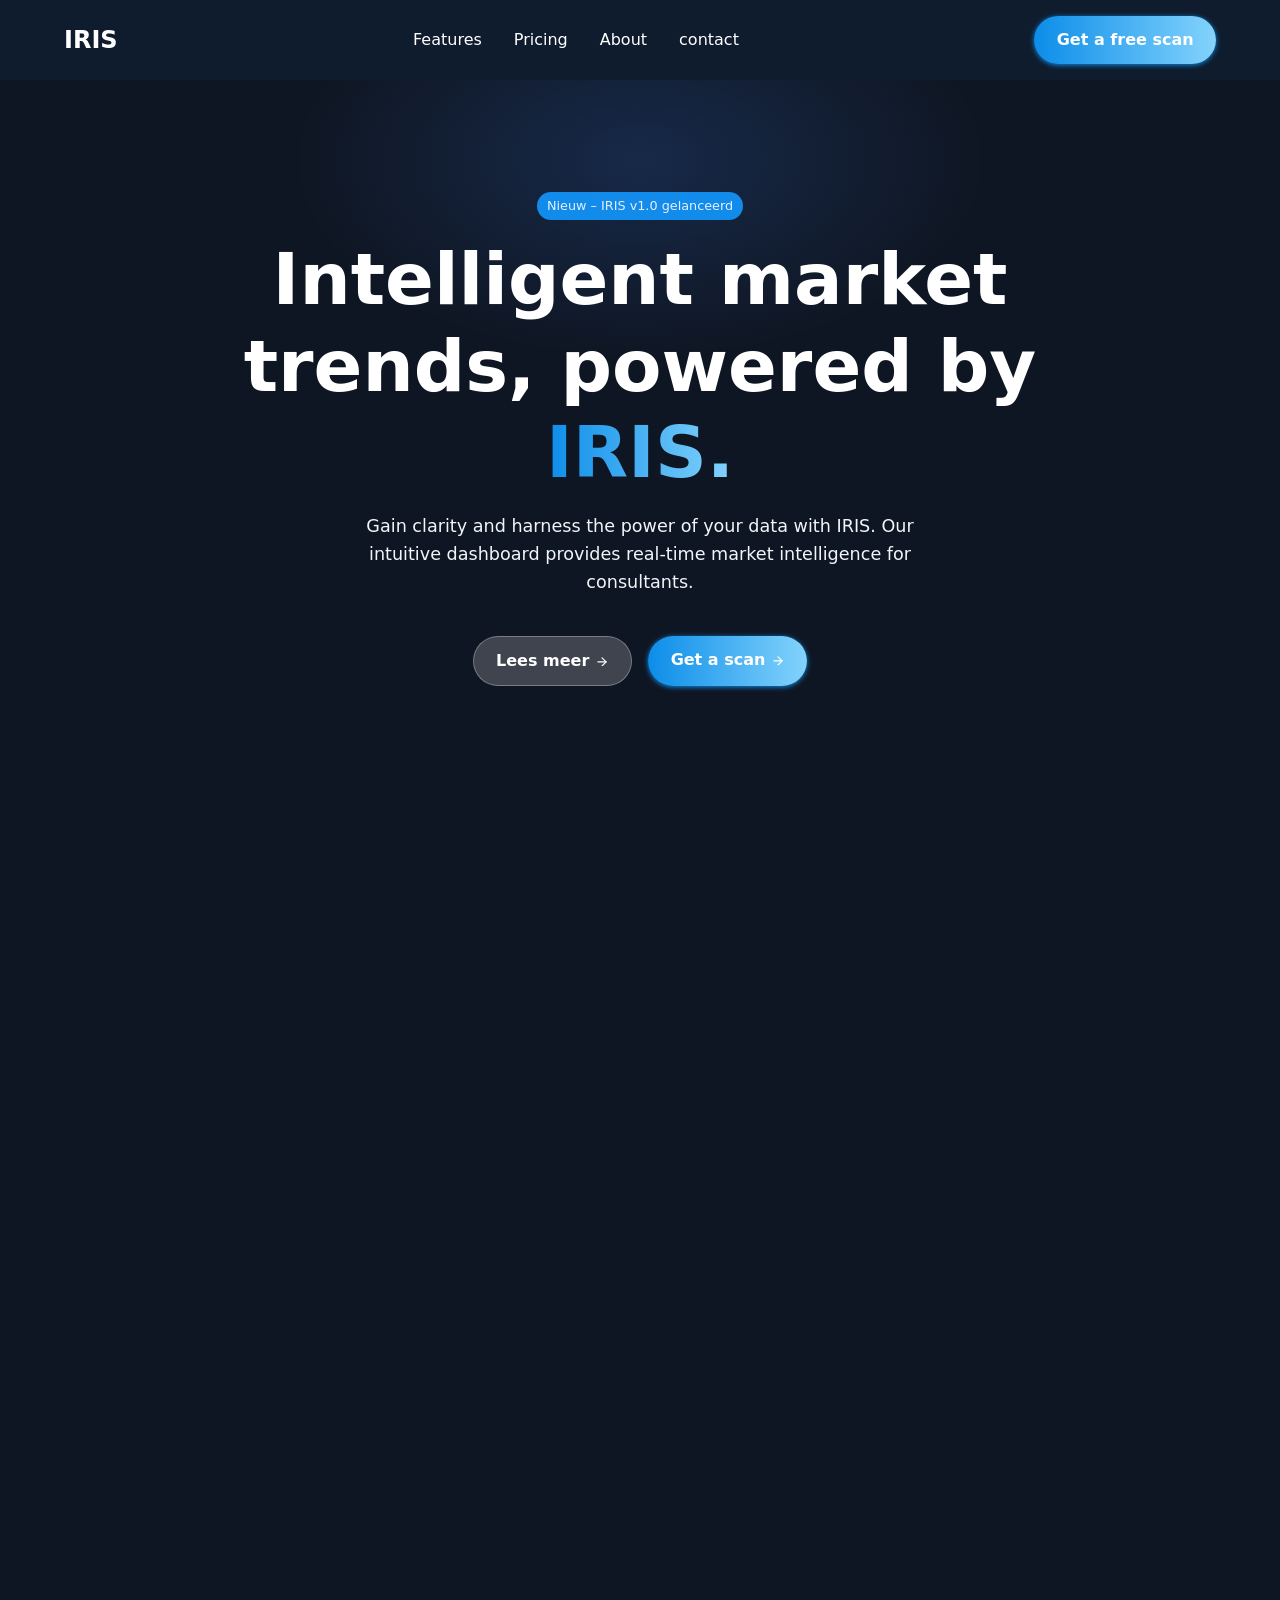
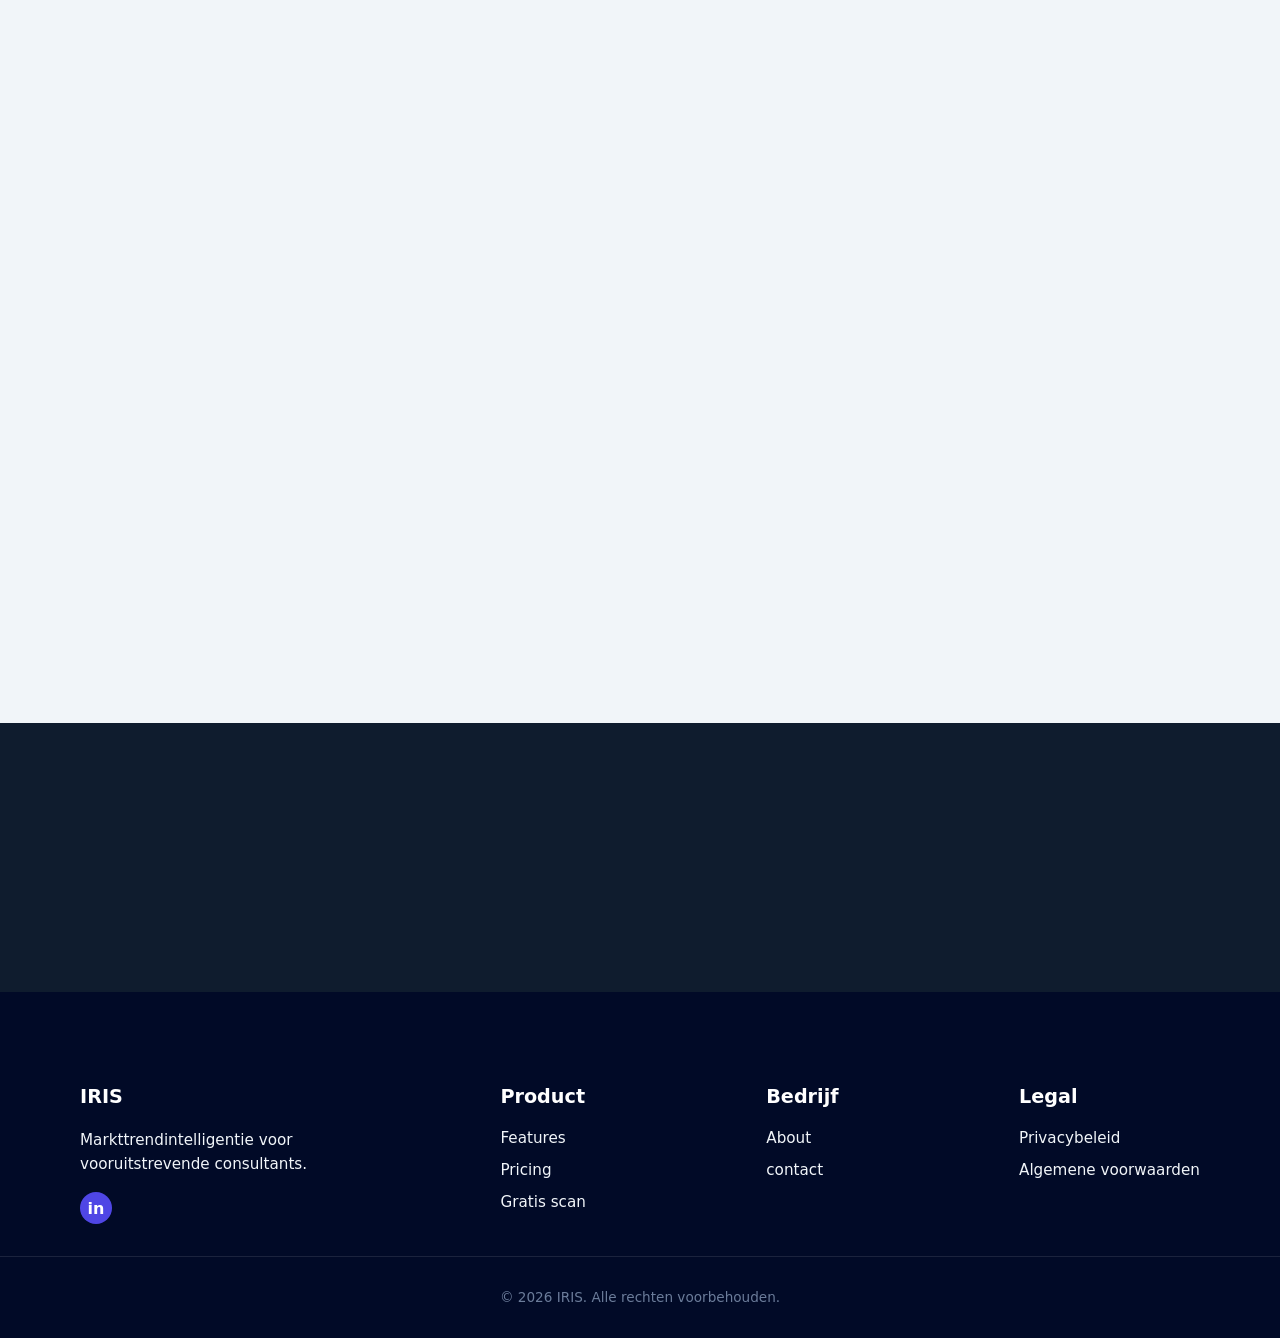
<file: index.HTML>
<!DOCTYPE html>
<html lang="nl">
	<head>
		<meta charset="UTF-8" />
		<meta name="viewport" content="width=device-width, initial-scale=1.0" />
		<!--
		Deze pagina is een handgemaakte remake van de IRIS‑website.
		Hij probeert dezelfde sfeer en structuur te benaderen als het originele
		voorbeeld, maar gebruikt volledig eigen afbeeldingen en styling.
		Zie de aangeleverde code en resources voor details.
		-->
		<title>IRIS – Markttrendintelligentie voor consultants</title>
		<link rel="stylesheet" href="style.CSS" />
	</head>
	<body>
		<header class="site-header">
			<div class="container nav-container">
				<div class="logo"><a class="home-button" href="index.HTML">IRIS</a></div>
				<nav class="main-nav">
					<ul>
			            <li><a href="Pages/Features.html">Features</a></li>
			            <li><a href="Pages/Pricing.html">Pricing</a></li>
			            <li><a href="Pages/About.html">About</a></li>
			            <li><a href="Pages/Contact.html">contact</a></li>
					</ul>
				</nav>
				<div class="actions">
					<a href="https://docs.google.com/forms/d/e/1FAIpQLSeLOEqtjiaY5nZIv6wPE6rEl34T9l4YHGsAicAakZv-iF4W0w/viewform" class="btn-primary">Get a free scan</a>
				</div>
			</div>
		</header>
		<main>
			<!-- Hero section -->
			<section class="hero">
				<div class="container hero-content">
					<div class="hero-text">
						<div class="ft-hero__glow" aria-hidden="true"></div>
						<div class="badge">
							<div class="badge-text">Nieuw – IRIS&nbsp;v1.0 gelanceerd</div>
						</div>
						<div class="relative z-10 max-w-4xl mx-auto text-center hidden">
							<h1 class="hero-title" style="opacity: 1; transform: none;">
							<span class="text-white">Intelligent market</span><br>
							<span class="text-white">trends, powered by </span>
							<span class="text-gradient-iris">IRIS.</span>
							</h1>
							
							<p class="hero-subtitle hidden">
								Gain clarity and harness the power of your data with IRIS. Our intuitive dashboard provides real-time market intelligence for consultants.
							</p>
						</div>
						<div class="hero-buttons hidden" id="shadow">
							<a href="#read-more" class="btn-secondary" class="shadow">Lees meer <svg xmlns="http://www.w3.org/2000/svg" width="14" height="14" viewBox="0 -5 24 24" fill="none" stroke="currentColor" stroke-width="2" stroke-linecap="round" stroke-linejoin="round" class="lucide lucide-arrow-right"><path d="M5 12h14"></path><path d="m12 5 7 7-7 7"></path></svg></a></a>
							<a href="https://docs.google.com/forms/d/e/1FAIpQLSeLOEqtjiaY5nZIv6wPE6rEl34T9l4YHGsAicAakZv-iF4W0w/viewform" class="btn-primary">Get a scan <svg xmlns="http://www.w3.org/2000/svg" width="14" height="14" viewBox="0 -5 24 24" fill="none" stroke="currentColor" stroke-width="2" stroke-linecap="round" stroke-linejoin="round" class="lucide lucide-arrow-right"><path d="M5 12h14"></path><path d="m12 5 7 7-7 7"></path></svg></a>
						</div>
					</div>
				</div>
				<section>
					<div class="parallax hidden">
						<div class="ps-iris">
							<span class="text-white hidden">IRIS</span>
						</div>
					</div>
				</section>
			</section>
			<!-- Inleiding features -->
			<div class="space">
			</div>
			<section id="features" class="intro-features">
				<p class="ab-eyebrow ab-eyebrow--center hidden">Waar we voor staan</p>
				<div class="container-intro hidden">
					<h2>Built for consultants who shape the <span class="text-gradient-iris">future</span></h2>
					<p>
						IRIS combines AI-powered scanning, collaborative sensemaking, and beautiful visualizations into one intuitive workspace so your team can spot trends earlier and turn them into strategy faster.
					</p>
				</div>
			</section>
			<!-- Feature blok 1 -->
			<section class="feature-block-reverse">
				<div class="container feature-wrapper hidden">
					<div class="feature-image">
						<div class="feature-art art-scanning"></div>
					</div>
					<div class="feature-text">
						<h3>AI‑ondersteunde scanning</h3>
						<p>
							Vind nieuwe marktsignalen zonder uren te zoeken. Onze AI scant
							continu online bronnen en brengt automatisch relevante trends
							naar voren.
						</p>
						<a href="#" class="link-learn">Lees meer →</a>
					</div>
				</div>
			</section>
			<!-- Feature blok 2 -->
			<section class="feature-block reverse">
				<div class="container feature-wrapper hidden">
					<div class="feature-image">
						<div class="feature-art art-dashboard"></div>
					</div>
					<div class="feature-text">
						<h3>Alles in één dashboard</h3>
						<p>
							Verzamel al je signalen, artikelen en analyses op één plek. Met
							IRIS blijft jouw team synchroon en heb je altijd een duidelijk
							overzicht.
						</p>
						<a href="#" class="link-learn">Lees meer →</a>
					</div>
				</div>
			</section>
			<!-- Feature blok 3 -->
			<section class="feature-block-reverse">
				<div class="container feature-wrapper hidden">
					<div class="feature-image">
						<div class="feature-art art-signals"></div>
					</div>
					<div class="feature-text">
						<h3>Betekenis geven aan signalen</h3>
						<p>
							Het verzamelen van data is het begin. Wat telt, is het verhaal
							achter de cijfers. IRIS helpt je signalen te organiseren,
							onderwerpen te clusteren en conclusies om te zetten in een
							overtuigend narratief.
						</p>
						<a href="#" class="link-learn">Lees meer →</a>
					</div>
				</div>
			</section>
			<!-- Waarom IRIS -->
			<section class="why-iris">
				<div class="container hidden">
					<h2>Waarom IRIS?</h2>
					<h3 class="why-subtitle">Het duidelijkste zicht op wat er komt.</h3>
					<div class="why-grid">
						<div class="why-card">
							<div class="icon-circle">📚</div>
							<h4>Alles op één plek</h4>
							<p>
								Bundel alle signalen, artikelen en notities in één verbonden
								workspace. Zo verlies je nooit het overzicht.
							</p>
						</div>
						<div class="why-card">
							<div class="icon-circle">🤖</div>
							<h4>Haal het beste uit AI</h4>
							<p>
								Gebruik geavanceerde AI‑tools voor het identificeren en
								analyseren van patronen, zodat je sneller nieuwe kansen ziet.
							</p>
						</div>
						<div class="why-card">
							<div class="icon-circle">👥</div>
							<h4>Makkelijk in gebruik</h4>
							<p>
								Een gestroomlijnde interface die voor iedereen toegankelijk is.
								Deel inzichten en werk samen, zonder technische drempels.
							</p>
						</div>
					</div>
				</div>
			</section>
			<!-- Call to action -->
			<section class="cta">
				<div class="container cta-wrapper hidden">
					<div class="cta-text">
						<h2>Klaar om de toekomst duidelijk te zien?</h2>
						<p>Ontvang een gratis scan en ontdek onmiddellijk nieuwe trends.</p>
					</div>
					<div class="cta-buttons">
						<a href="#scan" class="btn-primary">Get a scan</a>
						<a href="#features" class="btn-secondary">Bekijk de features</a>
					</div>
				</div>
			</section>
		</main>
		<footer class="site-footer">
			<div class="container footer-wrapper">
				<div class="footer-col">
					<h4>IRIS</h4>
					<p class="footer-text">
						Markttrendintelligentie voor vooruitstrevende consultants.
					</p>
					<div class="social-links">
						<a href="#https://www.linkedin.com/company/tomorrowlab/posts/?feedView=all" aria-label="LinkedIn">in</a>
					</div>
				</div>
				<div class="footer-col">
					<h4>Product</h4>
					<ul>
						<li><a href="Features.html">Features</a></li>
			            <li><a href="Pricing.html">Pricing</a></li>
						<li><a href="https://docs.google.com/forms/d/e/1FAIpQLSeLOEqtjiaY5nZIv6wPE6rEl34T9l4YHGsAicAakZv-iF4W0w/viewform">Gratis scan</a></li>
					</ul>
				</div>
				<div class="footer-col">
					<h4>Bedrijf</h4>
					<ul>
			        <li><a href="About.html">About</a></li>
			        <li><a href="Contact.html">contact</a></li> 
					</ul>
				</div>
				<div class="footer-col">
					<h4>Legal</h4>
					<ul>
						<li><a href="#privacy">Privacybeleid</a></li>
						<li><a href="#terms">Algemene voorwaarden</a></li>
					</ul>
				</div>
			</div>
			<div class="footer-bottom">
				<p>© 2026 IRIS. Alle rechten voorbehouden.</p>
			</div>
		</footer>
		<script src="scripts/main.js"></script>
		<script src="js.js"></script>
		 <!-- Optional JavaScript -->
   		 <!-- jQuery first, then Popper.js, then Bootstrap JS -->     
	</body>
</html>
</file>
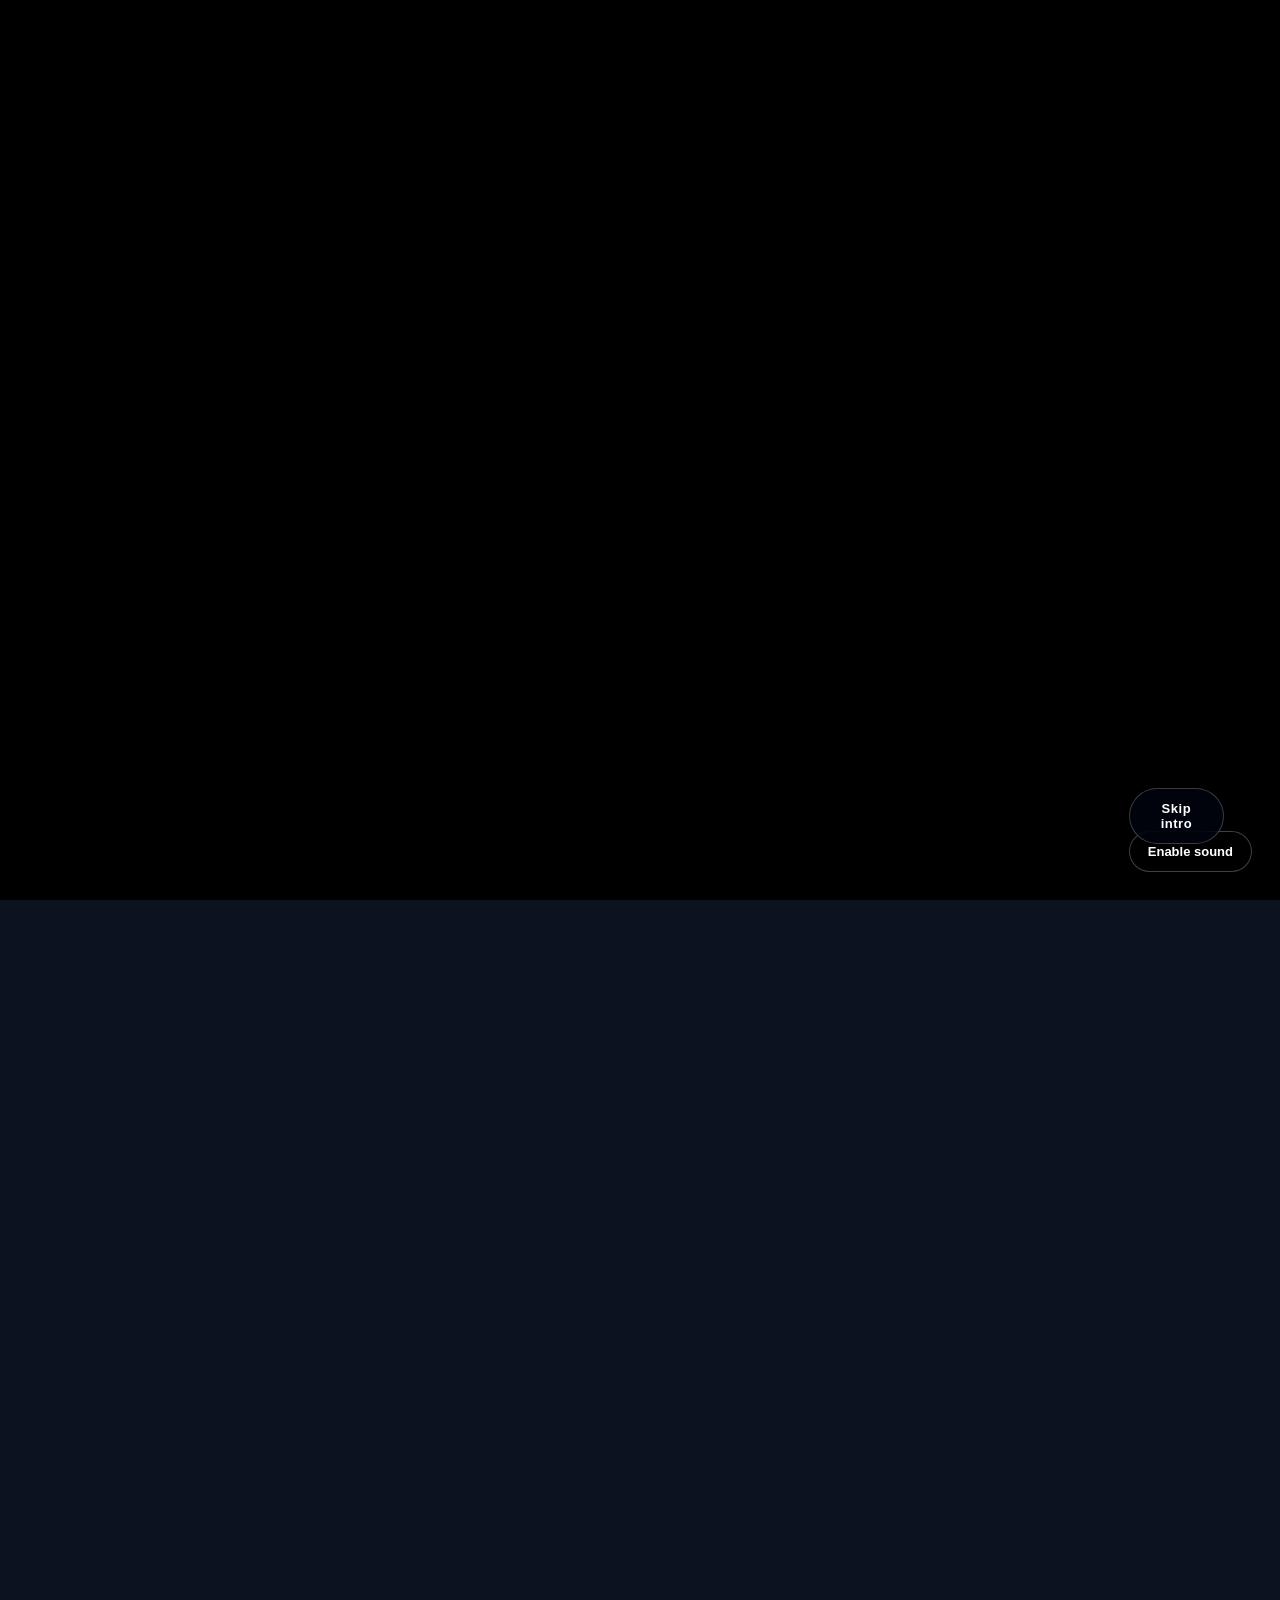
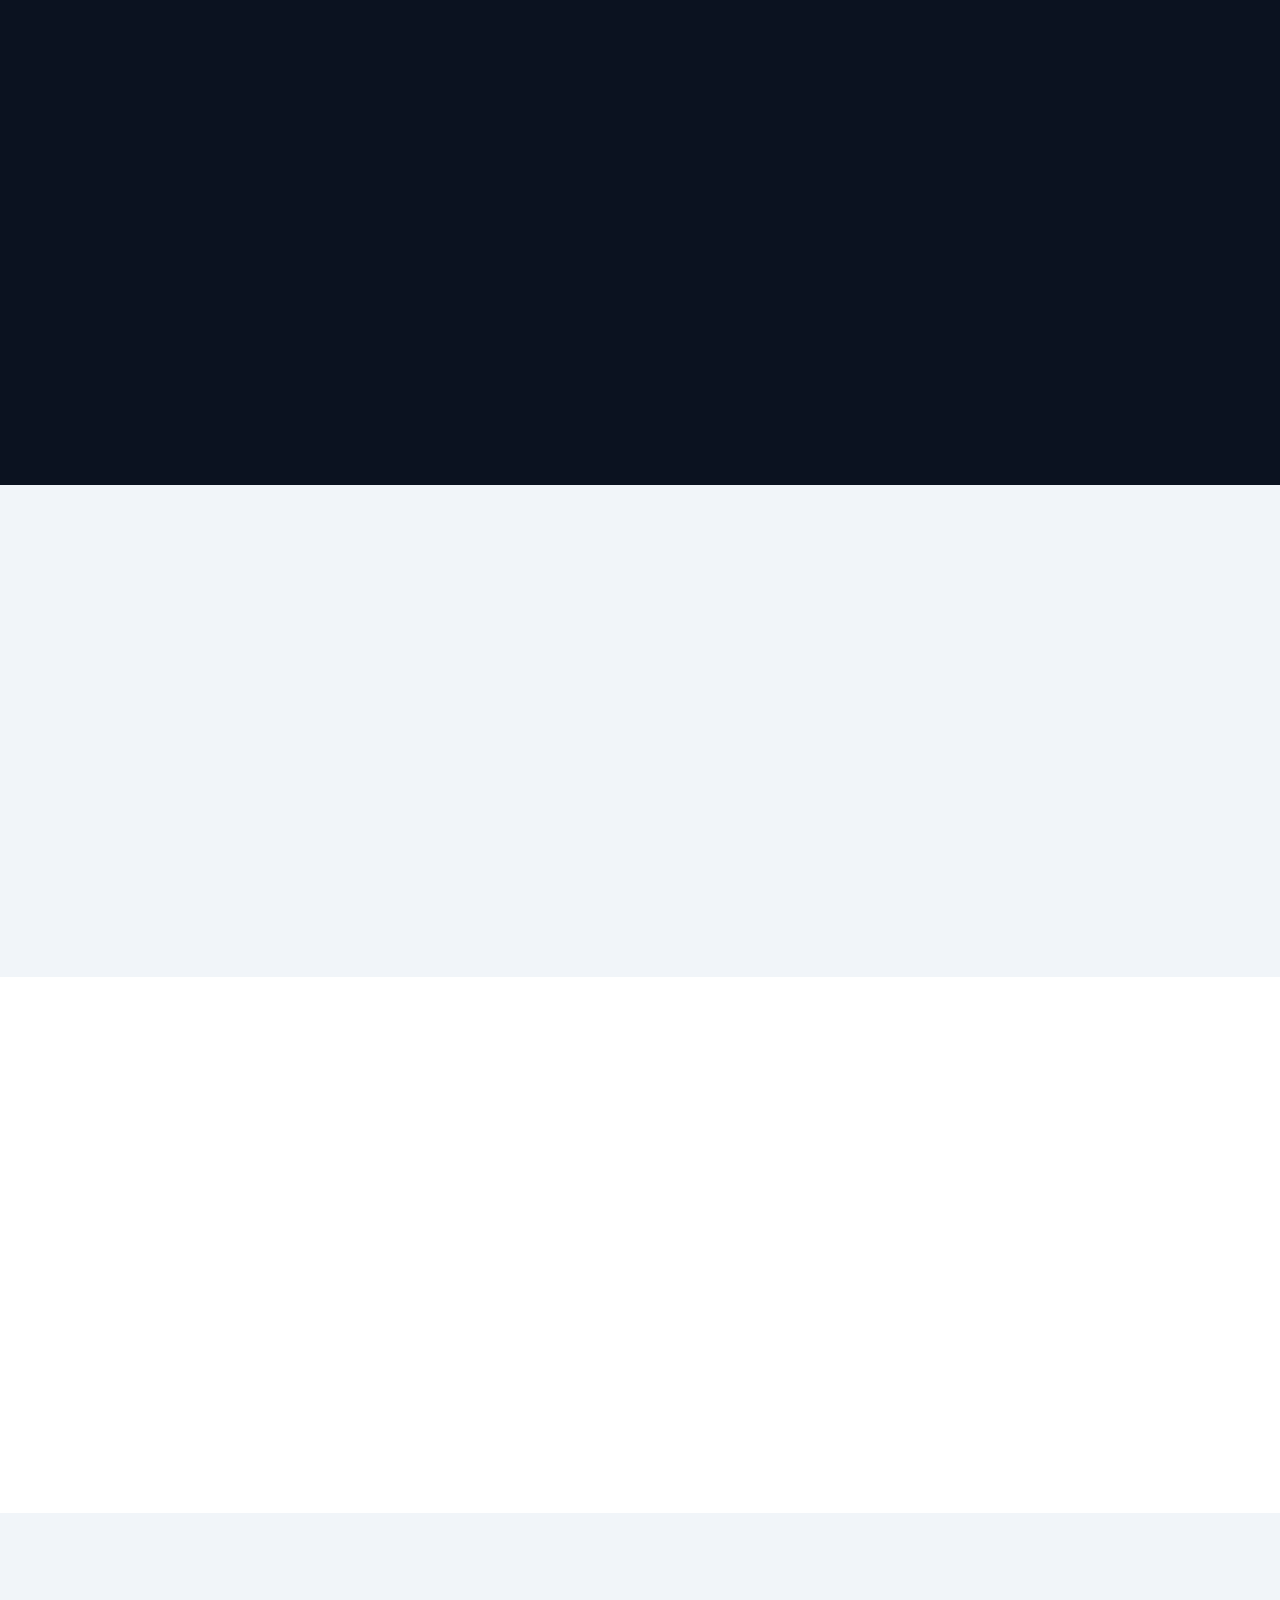
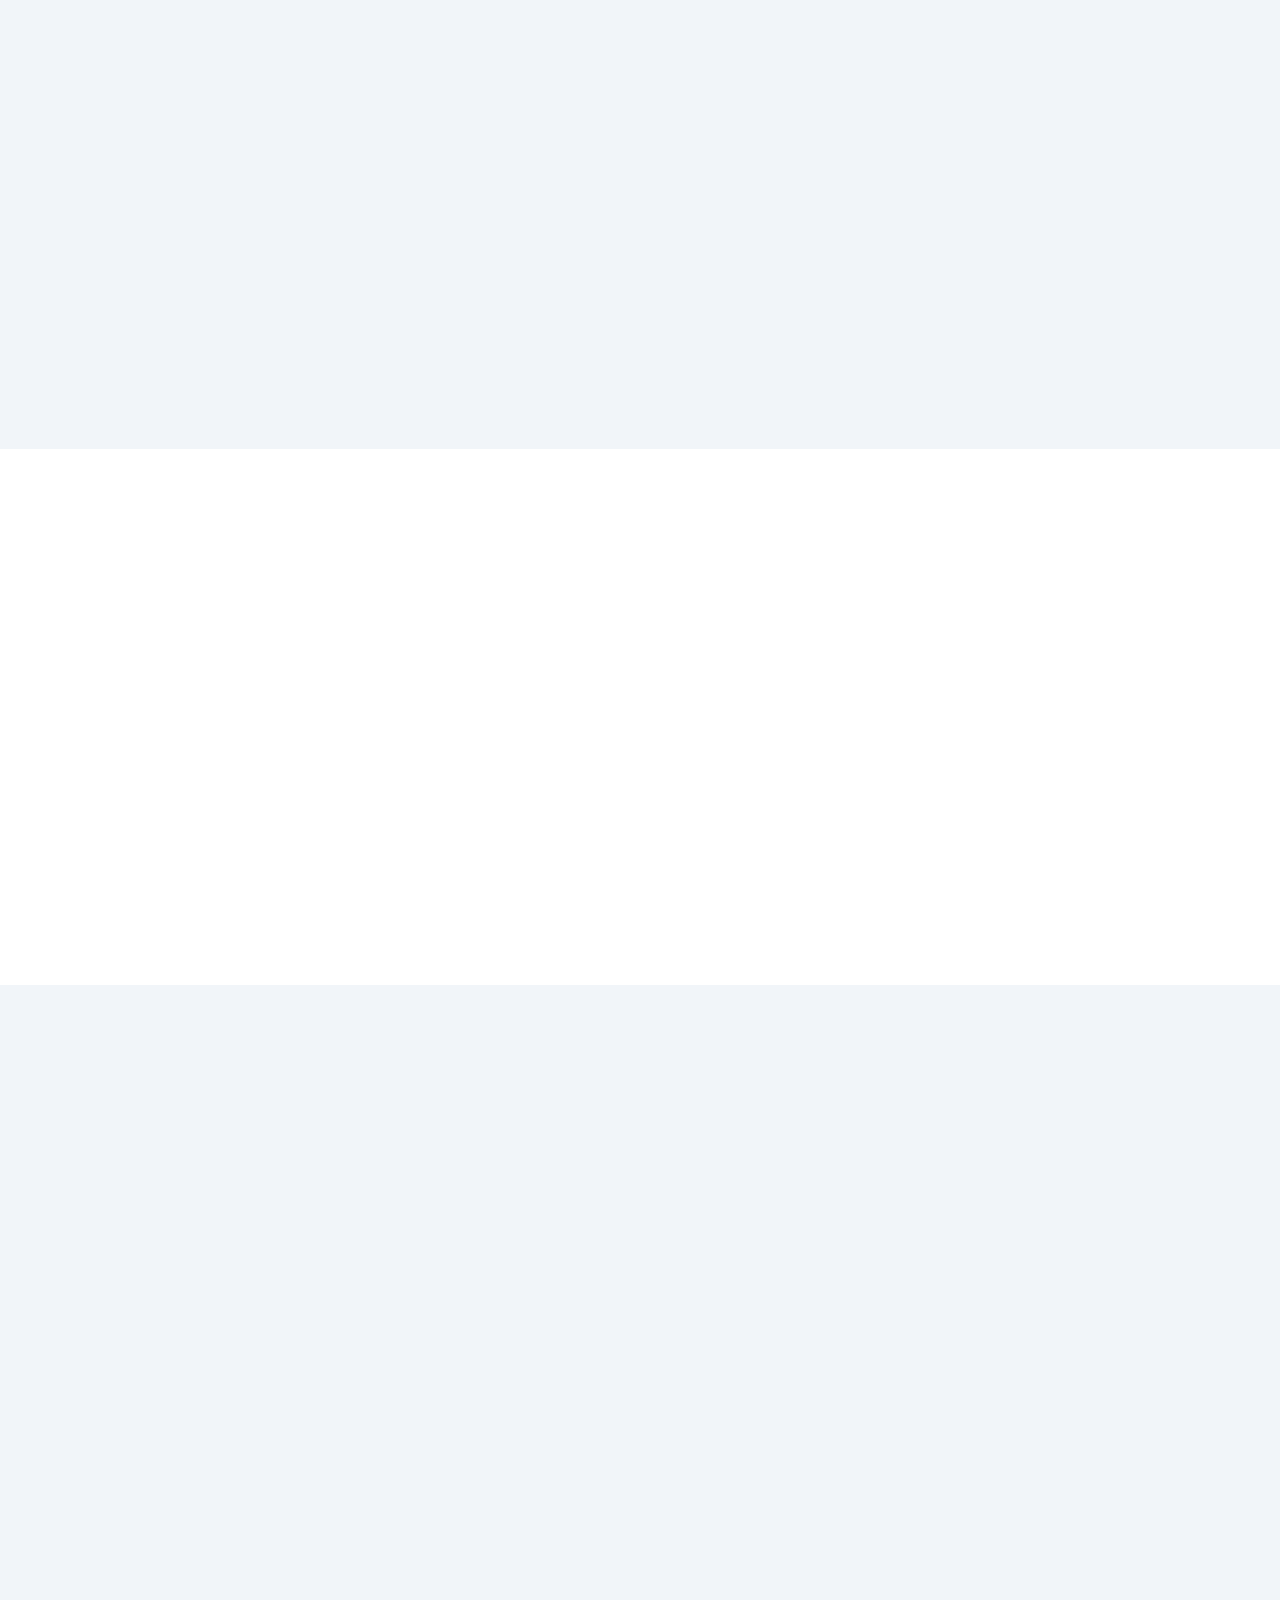
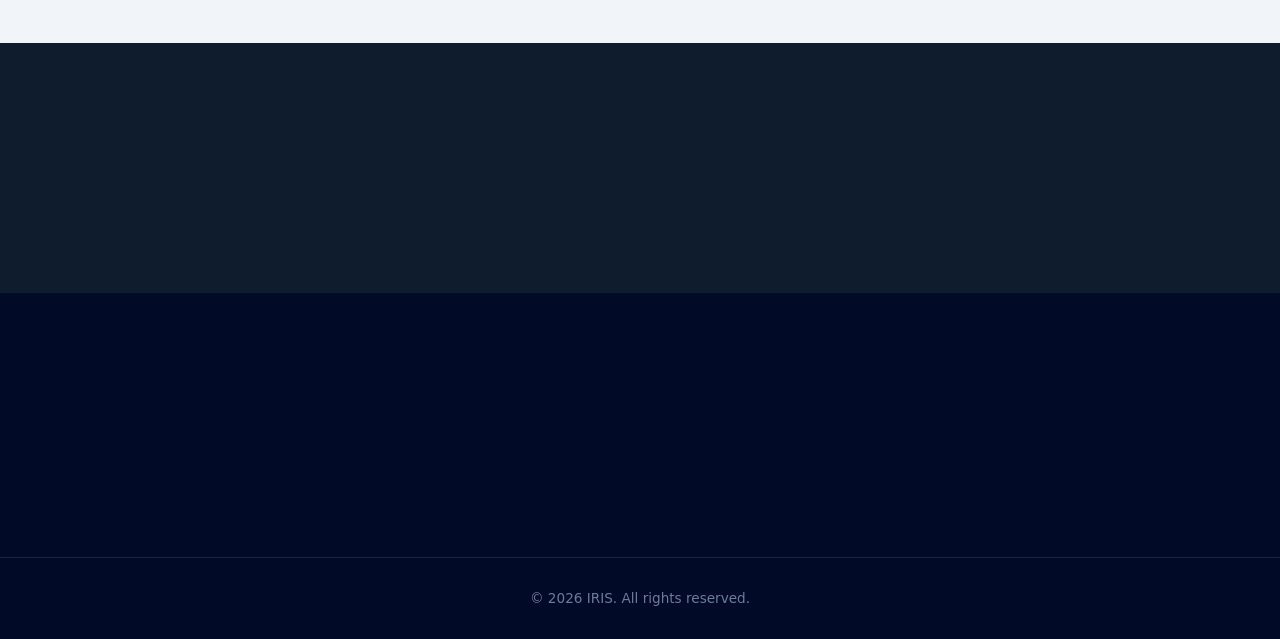
<file: index.html>
<!DOCTYPE html>
<html lang="nl">
	<head>
		<meta charset="UTF-8" />
		<meta name="viewport" content="width=device-width, initial-scale=1.0" />
		<!--
		Deze pagina is een handgemaakte remake van de IRIS‑website.
		Hij probeert dezelfde sfeer en structuur te benaderen als het originele
		voorbeeld, maar gebruikt volledig eigen afbeeldingen en styling.
		Zie de aangeleverde code en resources voor details.
		-->
		<title>IRIS – Markttrendintelligentie voor companies</title>
		<link rel="stylesheet" href="style.css" />
		<link rel="icon" type="image/x-icon" href="images/favicon.ico">
	</head>
	<body>
				<!-- INTRO VIDEO OVERLAY -->
		<div id="introVideoOverlay" class="intro-video-overlay" aria-hidden="true">
		  <video
		    id="introVideo"
		    class="intro-video"
		    autoplay
		    playsinline
		    preload="auto"
		  >
		    <source src="images/intro-video.mp4" type="video/mp4" />
		  </video>

		  <div class="intro-video-controls">
		    <button class="intro-video-audio" id="introVideoAudio" type="button">
		      Enable sound
		    </button>

		    <button class="intro-video-skip" id="introVideoSkip" type="button">
		      Skip intro
		    </button>
		  </div>
		</div>

		<style>
		  .intro-video-overlay {
		    position: fixed;
		    inset: 0;
		    z-index: 2147483647;
		    display: none;
		    background: #000;
		    opacity: 1;
		    transition: opacity 700ms ease;
		  }

		  .intro-video-overlay.is-active {
		    display: block;
		  }

		  .intro-video-overlay.is-leaving {
		    opacity: 0;
		    pointer-events: none;
		  }

		  .intro-video {
		    width: 100%;
		    height: 100%;
		    object-fit: cover;
		    background: #000;
		  }

		  .intro-video-controls {
		    position: absolute;
		    right: 28px;
		    bottom: 28px;
		    z-index: 2;
		    display: flex;
		    gap: 12px;
		  }

		  .intro-video-audio,
		  .intro-video-skip {
		    padding: 12px 18px;
		    border: 1px solid rgba(255,255,255,0.25);
		    border-radius: 999px;
		    background: rgba(0,0,0,0.48);
		    color: #ffffff;
		    font-size: 13px;
		    font-weight: 700;
		    cursor: pointer;
		    backdrop-filter: blur(10px);
		    transition:
		      background 220ms ease,
		      border-color 220ms ease,
		      transform 220ms ease,
		      opacity 220ms ease;
		  }

		  .intro-video-audio:hover,
		  .intro-video-skip:hover {
		    transform: translateY(-2px);
		    background: rgba(15,23,42,0.72);
		    border-color: rgba(255,255,255,0.42);
		  }

		  .intro-video-audio.is-hidden {
		    display: none;
		  }

		  .intro-video-audio:disabled {
		    opacity: 0.55;
		    cursor: default;
		    transform: none;
		  }

		  body.intro-video-lock {
		    overflow: hidden;
		  }

		  @media (max-width: 640px) {
		    .intro-video-controls {
		      right: 18px;
		      bottom: 18px;
		      flex-direction: column;
		      align-items: flex-end;
		    }

		    .intro-video-audio,
		    .intro-video-skip {
		      padding: 10px 14px;
		      font-size: 12px;
		    }
		  }
		</style>

		<script>
		  (function () {
		    const overlay = document.getElementById("introVideoOverlay");
		    const video = document.getElementById("introVideo");
		    const skipButton = document.getElementById("introVideoSkip");
		    const audioButton = document.getElementById("introVideoAudio");

		    const storageKey = "irisIntroVideoSeen";
		    const introDuration = 10000;

		    /*
		      TESTMODUS:
		      true  = intro verschijnt bij elke refresh
		      false = intro verschijnt enkel bij eerste bezoek
		    */
		    const resetIntroForTesting = false;

		    if (resetIntroForTesting) {
		      localStorage.removeItem(storageKey);
		    }

		    if (!overlay || !video) return;

		    const hasSeenIntro = localStorage.getItem(storageKey) === "true";

		    if (hasSeenIntro) {
		      overlay.remove();
		      document.body.classList.remove("intro-video-lock");
		      return;
		    }

		    let closed = false;
		    let closeTimer = null;

		    function closeIntro() {
		      if (closed) return;
		      closed = true;

		      localStorage.setItem(storageKey, "true");
		      overlay.classList.add("is-leaving");
		      document.body.classList.remove("intro-video-lock");

		      window.clearTimeout(closeTimer);

		      window.setTimeout(function () {
		        video.pause();
		        overlay.remove();
		      }, 750);
		    }

		    function startCloseTimer() {
		      window.clearTimeout(closeTimer);
		      closeTimer = window.setTimeout(closeIntro, introDuration);
		    }

		    document.body.classList.add("intro-video-lock");
		    overlay.classList.add("is-active");
		    overlay.setAttribute("aria-hidden", "false");

		    /*
		      Standaard proberen met geluid.
		      Let op: veel browsers blokkeren dit zonder user interaction.
		    */
		    video.muted = false;
		    video.volume = 1;

		    const playPromise = video.play();

		    if (playPromise && typeof playPromise.catch === "function") {
		      playPromise
		        .then(function () {
		          if (audioButton) {
		            audioButton.classList.add("is-hidden");
		          }

		          startCloseTimer();
		        })
		        .catch(function () {
		          /*
		            Fallback: autoplay met geluid werd geblokkeerd.
		            De video start dan muted. De knop blijft zichtbaar.
		          */
		          video.muted = true;

		          video.play()
		            .then(startCloseTimer)
		            .catch(startCloseTimer);

		          if (audioButton) {
		            audioButton.textContent = "Enable sound";
		          }
		        });
		    } else {
		      startCloseTimer();
		    }

		    video.addEventListener("ended", closeIntro);
		    video.addEventListener("error", closeIntro);

		    if (skipButton) {
		      skipButton.addEventListener("click", closeIntro);
		    }

		    if (audioButton) {
		      audioButton.addEventListener("click", function () {
		        video.muted = false;
		        video.volume = 1;

		        video.play()
		          .then(function () {
		            audioButton.textContent = "Sound enabled";
		            audioButton.disabled = true;

		            window.setTimeout(function () {
		              audioButton.classList.add("is-hidden");
		            }, 700);
		          })
		          .catch(function () {
		            audioButton.textContent = "Sound blocked";
		          });
		      });
		    }
		  })();
		</script>
		<header class="site-header">
			<div class="container nav-container">
				<div class="logo"><a class="home-button" href="index.html">IRIS</a></div>
				<nav class="main-nav">
					<ul>
			            <li><a href="Pages/Features.html">Features</a></li>
			            <li><a href="Pages/Pricing.html">Pricing</a></li>
			            <li><a href="Pages/About.html">About</a></li>
			            <li><a href="Pages/Contact.html">contact</a></li>
					</ul>
				</nav>
				<div class="actions">
					<a href="https://docs.google.com/forms/d/e/1FAIpQLSeLOEqtjiaY5nZIv6wPE6rEl34T9l4YHGsAicAakZv-iF4W0w/viewform" class="btn-primary">Get a free scan</a>
				</div>
			</div>
		</header>
		<main>
			<!-- Hero section -->
			<section class="hero">
			 <video class="hero-bg-video" autoplay muted loop playsinline preload="metadata">
			    <source src="images/Hero.mp4" type="video/mp4" />
			 </video>				
				<div class="container hero-content">
					<div class="hero-text">
						<div class="ft-hero__glow" aria-hidden="true"></div>
						<div class="badge">
							<div class="badge-text">Nieuw – IRIS&nbsp;v1.0 gelanceerd</div>
						</div>
						<div class="relative z-10 max-w-4xl mx-auto text-center hidden">
							<h1 class="hero-title" style="opacity: 1; transform: none;">
							<span class="text-white">Intelligent market</span><br>
							<span class="text-white">trends, powered by </span>
							<span class="text-gradient-iris">IRIS.</span>
							</h1>
							
							<p class="hero-subtitle hidden">
								Gain clarity and harness the power of your data with IRIS. Our intuitive dashboard provides real-time market intelligence
							</p>
						</div>
						<div class="hero-buttons hidden" id="shadow">
							<a href="#read-more" class="btn-secondary" class="shadow">Lees meer <svg xmlns="http://www.w3.org/2000/svg" width="14" height="14" viewBox="0 -5 24 24" fill="none" stroke="currentColor" stroke-width="2" stroke-linecap="round" stroke-linejoin="round" class="lucide lucide-arrow-right"><path d="M5 12h14"></path><path d="m12 5 7 7-7 7"></path></svg></a></a>
							<a href="https://docs.google.com/forms/d/e/1FAIpQLSeLOEqtjiaY5nZIv6wPE6rEl34T9l4YHGsAicAakZv-iF4W0w/viewform" class="btn-primary">Get a scan <svg xmlns="http://www.w3.org/2000/svg" width="14" height="14" viewBox="0 -5 24 24" fill="none" stroke="currentColor" stroke-width="2" stroke-linecap="round" stroke-linejoin="round" class="lucide lucide-arrow-right"><path d="M5 12h14"></path><path d="m12 5 7 7-7 7"></path></svg></a>
						</div>
					</div>
				</div>
				<section>
					<div class="">
						<div class="ps-iris">
							<span class="text-white hidden">IRIS</span>
						</div>
					</div>
				</section>
			</section>
			<!-- Inleiding features -->
			<div class="space">
			</div>
			<section id="features" class="intro-features">
				<div class="container-intro hidden">
					<h2>Built for companies who shape the <span class="text-gradient-iris">future</span></h2>
					<p>
						IRIS combines AI-powered scanning, collaborative sensemaking, and beautiful visualizations into one intuitive workspace so your team can spot trends earlier and turn them into strategy faster.
					</p>
				</div>
			</section>
			<!-- Feature blok 1 -->
			<section class="feature-block-reverse">
				<div class="container feature-wrapper hidden">
					<div class="feature-image">
						<div class="feature-art art-scanning"></div>
					</div>
					<div class="feature-text">
						<h3>AI‑ondersteunde scanning</h3>
						<p>
							Find new market signals without searching for hours. 
							Our AI continuously scans online sources and 
							automatically brings relevant trends to the forefront.
						</p>
						<a href="#" class="link-learn">Lees meer →</a>
					</div>
				</div>
			</section>
			<!-- Feature blok 2 -->
			<section class="feature-block reverse">
				<div class="container feature-wrapper hidden">
					<div class="feature-image">
						<div class="feature-art art-dashboard"></div>
					</div>
					<div class="feature-text">
						<h3>Everything in one dashboard</h3>
						<p>
							Gather all your signals, articles, and analyses in one place. 
							With IRIS, your team stays in sync and you always have a clear overview.
						</p>
						<a href="#" class="link-learn">Lees meer →</a>
					</div>
				</div>
			</section>
			<!-- Feature blok 3 -->
			<section class="feature-block-reverse">
				<div class="container feature-wrapper hidden">
					<div class="feature-image">
						<div class="feature-art art-signals"></div>
					</div>
					<div class="feature-text">
						<h3>Giving meaning to signals</h3>
						<p>
							Collecting data is the beginning. What counts is the story
							behind the numbers. IRIS helps you organize signals,
							cluster topics, and turn conclusions into a
							compelling narrative.
						</p>
						<a href="#" class="link-learn">Lees meer →</a>
					</div>
				</div>
			</section>
			<!-- Waarom IRIS -->
			<section class="why-iris">
				<div class="container hidden">
					<h2>Why IRIS?</h2>
					<h3 class="why-subtitle">The clearest view of what is coming.</h3>
					<div class="why-grid">
						<div class="why-card">
							<div class="icon-circle"><svg xmlns="http://www.w3.org/2000/svg" width="24" height="24" viewBox="0 0 24 24" fill="none" stroke="currentColor" stroke-width="2" stroke-linecap="round" stroke-linejoin="round" class="lucide lucide-layers text-primary"><path d="m12.83 2.18a2 2 0 0 0-1.66 0L2.6 6.08a1 1 0 0 0 0 1.83l8.58 3.91a2 2 0 0 0 1.66 0l8.58-3.9a1 1 0 0 0 0-1.83Z"></path><path d="m22 17.65-9.17 4.16a2 2 0 0 1-1.66 0L2 17.65"></path><path d="m22 12.65-9.17 4.16a2 2 0 0 1-1.66 0L2 12.65"></path></svg>
							</div>
							<h4>Everything in one place</h4>
							<p>
								Bundle all signals, articles, and notes into one connected workspace. This way, you never lose track.
							</p>
						</div>
						<div class="why-card">
							<div class="icon-circle"><svg xmlns="http://www.w3.org/2000/svg" width="24" height="24" viewBox="0 0 24 24" fill="none" stroke="currentColor" stroke-width="2" stroke-linecap="round" stroke-linejoin="round" class="lucide lucide-zap text-primary"><path d="M4 14a1 1 0 0 1-.78-1.63l9.9-10.2a.5.5 0 0 1 .86.46l-1.92 6.02A1 1 0 0 0 13 10h7a1 1 0 0 1 .78 1.63l-9.9 10.2a.5.5 0 0 1-.86-.46l1.92-6.02A1 1 0 0 0 11 14z"></path></svg>
							</div>
							<h4>Get the most out of AI</h4>
							<p>
								Use advanced AI tools to identify and analyze patterns, 
								so you see new opportunities faster.
							</p>
						</div>
						<div class="why-card">
							<div class="icon-circle"><svg xmlns="http://www.w3.org/2000/svg" width="24" height="24" viewBox="0 0 24 24" fill="none" stroke="currentColor" stroke-width="2" stroke-linecap="round" stroke-linejoin="round" class="lucide lucide-eye text-primary"><path d="M2.062 12.348a1 1 0 0 1 0-.696 10.75 10.75 0 0 1 19.876 0 1 1 0 0 1 0 .696 10.75 10.75 0 0 1-19.876 0"></path><circle cx="12" cy="12" r="3"></circle></svg>
							</div>
							<h4>Easy to use</h4>
							<p>
								A streamlined interface that is accessible to everyone.
								Share insights and collaborate, without technical barriers.
							</p>
						</div>
					</div>
				</div>
			</div>
			</section>
			<!-- Call to action -->
			<section class="cta">
				<div class="container cta-wrapper hidden">
					<div class="cta-text">
						<h2>Ready to see the future clearly?</h2>
						<p>Receive a free scan and discover new signals immediately.</p>
					</div>
					<div class="cta-buttons">
						<a href="https://docs.google.com/forms/d/e/1FAIpQLSeLOEqtjiaY5nZIv6wPE6rEl34T9l4YHGsAicAakZv-iF4W0w/viewform" class="btn-primary">Get a free scan</a>
						<a href="Features.html" class="btn-secondary">See all features</a>
					</div>
				</div>
			</section>
		</main>
		<footer class="site-footer">
			<div class="container footer-wrapper hidden">
				<div class="footer-col">
					<h4>IRIS</h4>
					<p class="footer-text">
						  Market trend intelligence for forward-thinking companies
					</p>
					<div class="social-links">
						<a href="#https://www.linkedin.com/company/tomorrowlab/posts/?feedView=all" aria-label="LinkedIn">in</a>
					</div>
				</div>
				<div class="footer-col">
					<h4>Product</h4>
					<ul>
						<li><a href="Features.html">Features</a></li>
			            <li><a href="Pricing.html">Pricing</a></li>
						<li><a href="https://docs.google.com/forms/d/e/1FAIpQLSeLOEqtjiaY5nZIv6wPE6rEl34T9l4YHGsAicAakZv-iF4W0w/viewform">Free scan</a></li>
					</ul>
				</div>
				<div class="footer-col">
					<h4>Bedrijf</h4>
					<ul>
			        <li><a href="About.html">About</a></li>
			        <li><a href="Contact.html">contact</a></li> 
					</ul>
				</div>
				<div class="footer-col">
					<h4>Legal</h4>
					<ul>
						<li><a href="#privacy">Privacy Policy</a></li>
						<li><a href="#terms">Terms and Conditions</a></li>
					</ul>
				</div>
			</div>
			<div class="footer-bottom">
				<p>© 2026 IRIS. All rights reserved.</p>
			</div>
		</footer>
		<script src="scripts/main.js"></script>
		<script src="js.js"></script>  
	</body> 
</html>
</file>
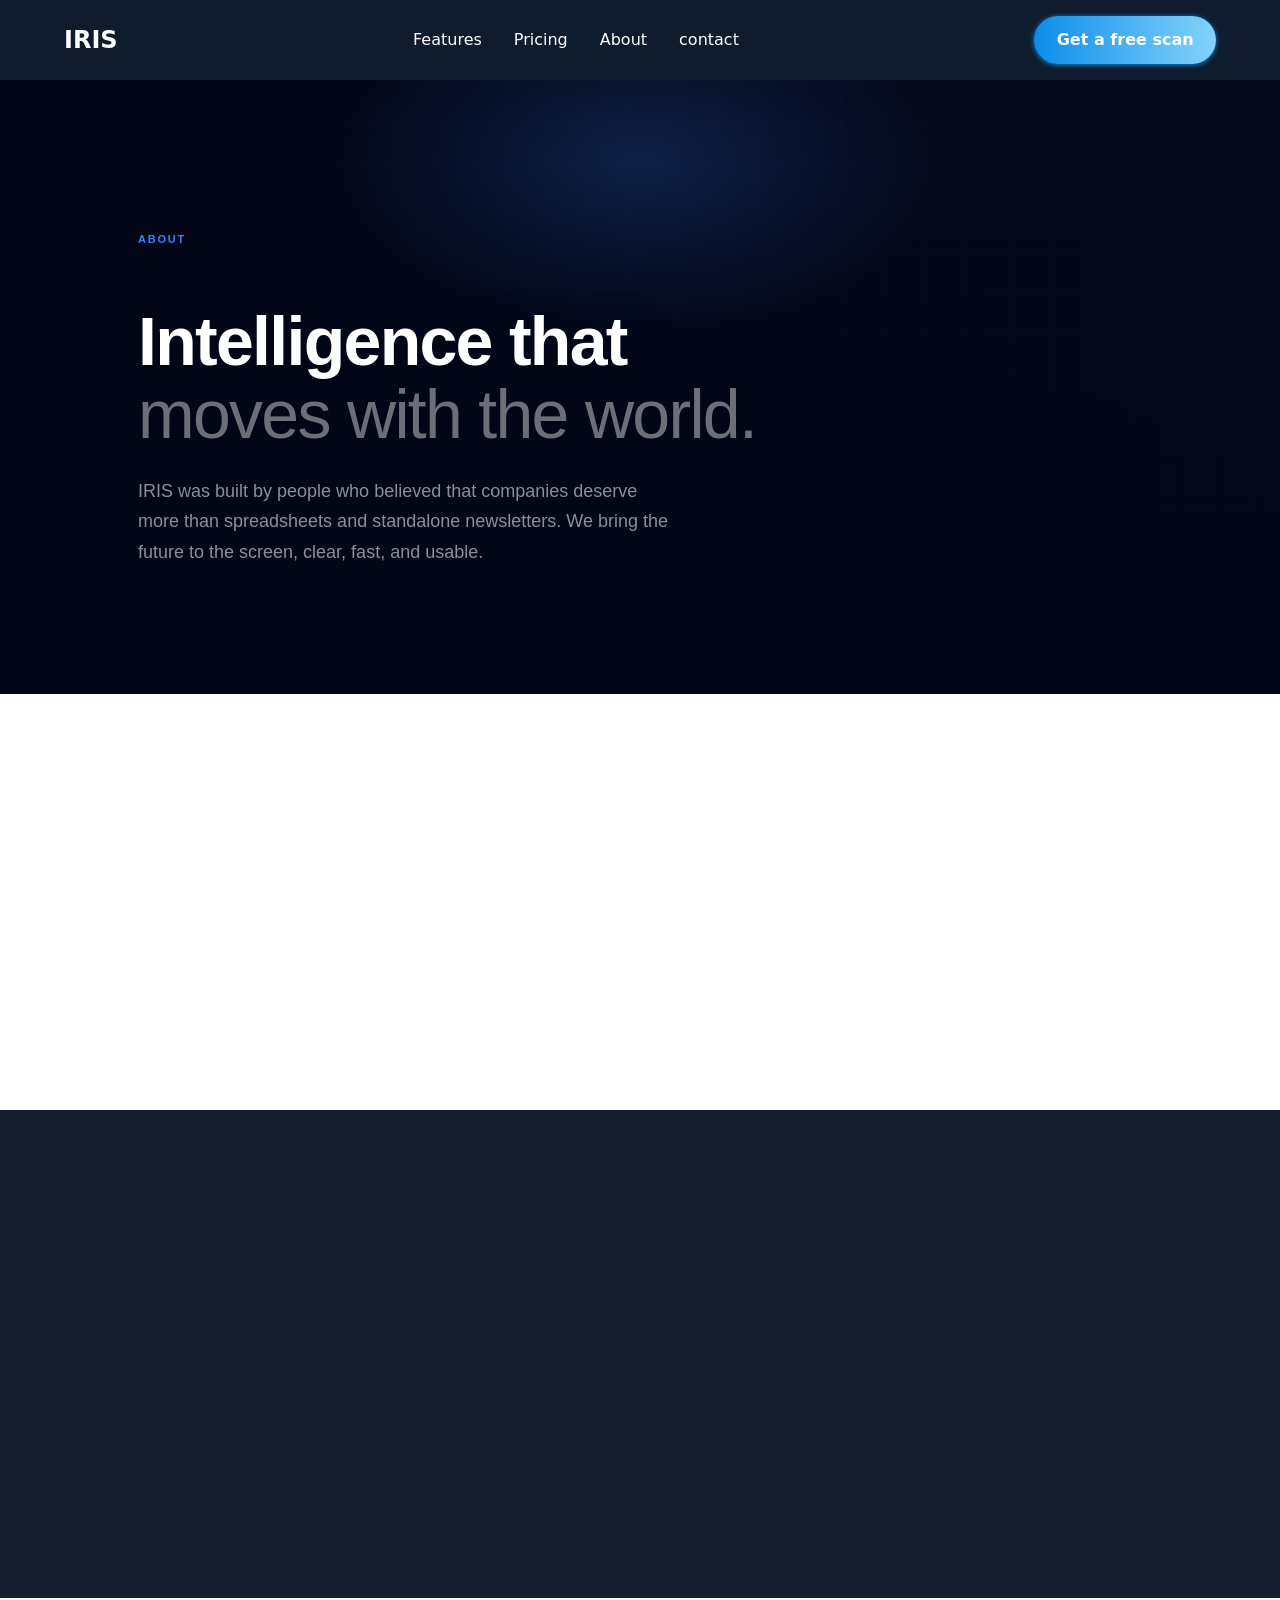
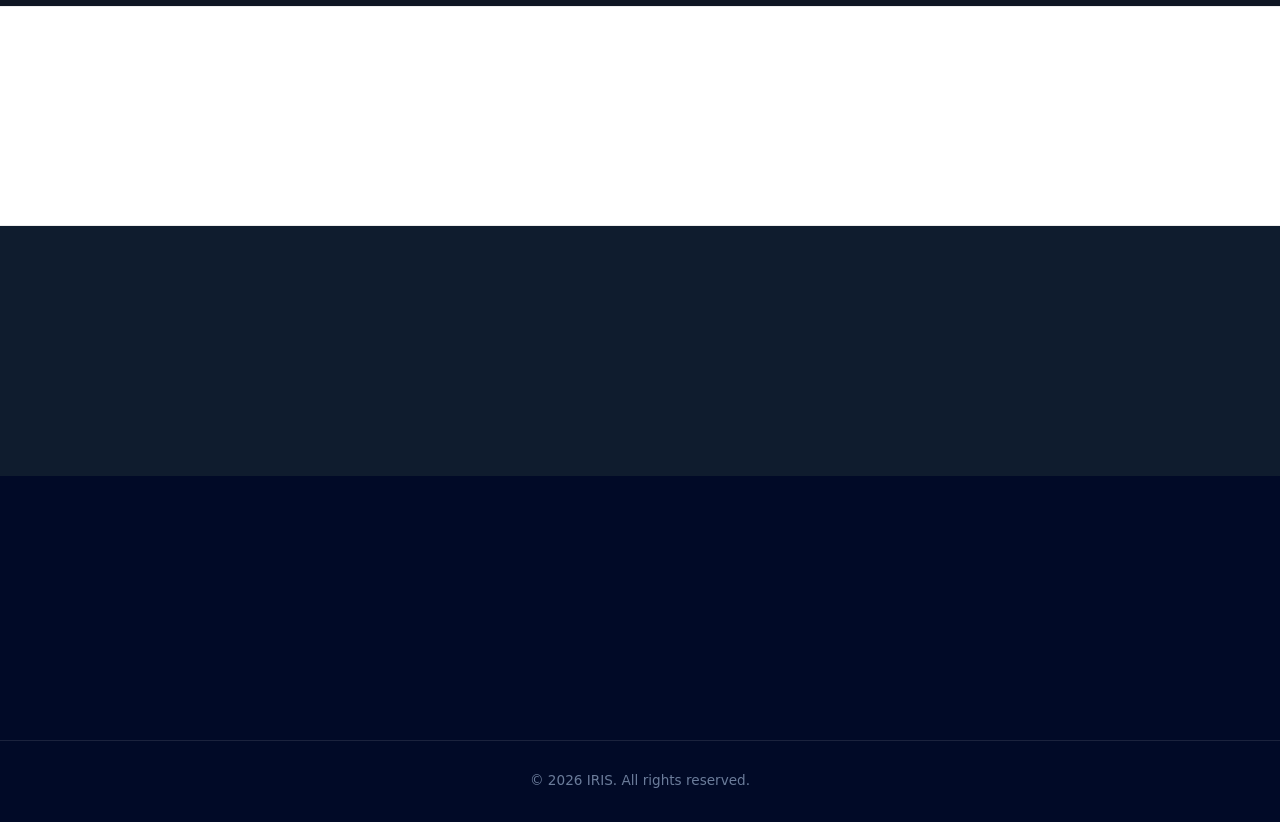
<file: Pages/About.html>
<!DOCTYPE html>
<html lang="nl">
  <head>
    <meta charset="UTF-8" />
    <meta name="viewport" content="width=device-width, initial-scale=1.0" />
    <title>IRIS – About</title>
    <link rel="stylesheet" href="../style.css" />
	<link rel="icon" type="image/x-icon" href="../images/favicon.ico">

  </head>
  <body>
    <header class="site-header">
      <div class="container nav-container">
        <div class="logo"><a class="home-button" href="../index.html">IRIS</a></div>
        <nav class="main-nav">
          <ul>
            <li><a href="Features.html">Features</a></li>
            <li><a href="Pricing.html">Pricing</a></li>
            <li><a href="About.html">About</a></li>
            <li><a href="Contact.html">contact</a></li> 
          </ul>
        </nav>
        <div class="actions">
          <a href="https://docs.google.com/forms/d/e/1FAIpQLSeLOEqtjiaY5nZIv6wPE6rEl34T9l4YHGsAicAakZv-iF4W0w/viewform" class="btn-primary">Get a free scan</a>
        </div>
      </div>
    </header>
	<main id="about" class="about-page">
      	<!-- ═══════════════════════════════════════════════════════════
     IRIS – About page  |  plak dit in de <main> van index.html
     of gebruik as standalone about.html
     ═══════════════════════════════════════════════════════════ -->

	  <!-- ── 1. HERO / INTRO ──────────────────────────────────── -->
	  <section class="ct-hero">
				  <video class="ct-hero__video" autoplay muted loop playsinline preload="metadata">
					<source src="../images/Hero.mp4" type="video/mp4" />
				  </video>
				
				  <div class="ct-hero__overlay" aria-hidden="true"></div>
				  	<div class="ct-hero__glow" aria-hidden="true"></div>
				
				 	 <div class="ct-container">
						<p class="ct-eyebrow hidden">About</p>
				
						<h1 class="ct-hero__title hidden">
						  Intelligence that<br />
						  <span class="ct-hero__title-dim">moves with the world.</span>
						</h1>
				
						<p class="ct-hero__sub hidden">
						  IRIS was built by people who believed that companies deserve more than spreadsheets and standalone newsletters. 
							We bring the future to the screen, clear, fast, and usable.
						</p>
				  </div>
		</section>

	  <!-- ── 2. Vision ─────────────────────────────────────────── -->
	  <section class="ab-split ab-split--light">
	    <div class="ab-container ab-split__grid hidden">
	      <div class="ab-split__label hidden" data-reveal="left">
	        <span class="ab-kicker text-gradient-iris">Vision</span>
	      </div>
	      <div class="ab-split__body hidden" data-reveal="right">
	        <h2>
	          Organizations enable<br />
	          <span class="text-gradient-iris">faster, sharper decisions</span>
	        </h2>
	        <p>
				We empower organizations to make future-oriented strategic decisions by transforming
				complex uncertainties into structured, data-driven, meaningful insights and actionable outcomes.</p>
	      </div>
	    </div>
	  </section>

	  <!-- ── 3. Mission ──────────────────────────────────────────── -->
	  <section class="ab-split ab-split--dark">
	    <div class="ab-container ab-split__grid hidden">
	      <div class="ab-split__label hidden" data-reveal="left">
	        <span class="ab-kicker ab-kicker--light text-gradient-iris"">Mission</span>
	      </div>
	      <div class="ab-split__body ab-split__body--light" data-reveal="right">
	        <h2>
	          Companies enable<br />
	          <span class="text-gradient-iris">faster, sharper decisions</span>
	        </h2>
	        <p>
	          We build an AI-driven strategy platform that helps organizations uncover and act on new value in a rapidly changing world. 
	        </p>
	        <p>
				From emerging technology trends to geopolitical shifts: our mission is
				to provide every consultant with the clarity that was formerly only available
				to the largest firms with the deepest pockets.
	        </p>
	      </div>
	    </div>
	  </section>

	  <!-- ── 4. WAARDEN ────────────────────────────────────────── -->
	  <section class="ab-values">
	    <div class="ab-container hidden hidden">
	      <p class="ab-eyebrow ab-eyebrow--center hidden" data-reveal="fade">What we stand for</p>
	      <h2 class="ab-values__title" data-reveal>Our core <span class="text-gradient-iris">values</span></h2>
	      <div class="ab-values__grid">
	        <div class="ab-value-card" data-reveal>
	          <div class="ab-value-card__num">01</div>
	          <h3>Clarity over noise</h3>
	          <p>We filter tirelessly so that you see only what matters. No information overload, but strategic sharpness.</p>
	        </div>
	        <div class="ab-value-card" data-reveal>
	          <div class="ab-value-card__num">02</div>
	          <h3>Collaboration as a strength</h3>
	          <p>The best insights emerge when people give meaning together. IRIS is built around collective intelligence.</p>
	        </div>
	        <div class="ab-value-card" data-reveal>
	          <div class="ab-value-card__num">03</div>
	          <h3>Responsible AI</h3>
	          <p>OOur models are trained for transparency and explainability. You always know where an insight comes from.</p>
	        </div>
	        <div class="ab-value-card" data-reveal>
	          <div class="ab-value-card__num">04</div>
	          <h3>Continuous learning</h3>
	          <p>The market is constantly changing. So are we. With every sprint, we make IRIS smarter, faster, and more useful for you.</p>
	        </div>
	      </div>
	    </div>
	  </section>

	  <!-- ── 5. TOMORROWLAB ORIGINE ────────────────────────────── -->
	  <section class="ab-origin">
	    <div class="ab-container ab-origin__grid hidden">

	      <div class="ab-origin__visual" data-reveal="left" aria-hidden="true">
	        
				<style>
				  body { margin: 0;}
				  .scene { display: flex; align-items: center; justify-content: center; min-height: 600px; position: relative; overflow: hidden; }
				  canvas { display: block; }
				</style>
				<div class="scene">
				  <canvas id="c" width="400" height="600"></canvas>
				</div>
				<script>
				const canvas = document.getElementById('c');
				const ctx = canvas.getContext('2d');
				const W = 400, H = 600;
				
				let t = 0;
				
				function easeInOut(x) { return x < 0.5 ? 2*x*x : 1-Math.pow(-2*x+2,2)/2; }
				function easeOut(x) { return 1 - Math.pow(1 - x, 3); }
				
				function drawCircle(x, y, r, strokeColor, fillColor, lineWidth, alpha=1) {
				  ctx.save();
				  ctx.globalAlpha = alpha;
				  ctx.beginPath();
				  ctx.arc(x, y, r, 0, Math.PI * 2);
				  if (fillColor) { ctx.fillStyle = fillColor; ctx.fill(); }
				  ctx.strokeStyle = strokeColor;
				  ctx.lineWidth = lineWidth;
				  ctx.stroke();
				  ctx.restore();
				}
				
				function drawLabel(x, y, text, alpha, color='#c5cdd8') {
				  ctx.save();
				  ctx.globalAlpha = alpha;
				  ctx.fillStyle = color;
				  ctx.font = '600 20px system-ui, sans-serif';
				  ctx.textAlign = 'center';
				  ctx.textBaseline = 'middle';
				  ctx.fillText(text, x, y);
				  ctx.restore();
				}
				
				function loop() {
				  ctx.clearRect(0, 0, W, H);
				  t += 0.008;
				
				  const cycle = t % (Math.PI * 4);
				  const norm = cycle / (Math.PI * 4); // 0..1 per full cycle
				
				  const TLx = W / 2;
				  const TLy = 210;
				  const TLr = 85;
				
				  // Phase 0..0.3: TL pulseert, rings
				  // Phase 0.3..0.6: IR begint als puntje in TL en groeit naar buiten
				  // Phase 0.6..0.85: IR zweeft omlaag naar eigen plek
				  // Phase 0.85..1.0: stabiele toestand, beide aanwezig
				
				  const phase1End = 0.30;
				  const phase2End = 0.62;
				  const phase3End = 0.85;
				
				  // Puls factor for TL
				  const pulse = 0.5 + 0.5 * Math.sin(t * 3.5);
				
				  // Ring 1 & 2 around TL (altijd zichtbaar, gedempt in latere fases)
				  let ringAlpha = norm < phase3End ? 0.18 + 0.12 * pulse : 0.18;
				  drawCircle(TLx, TLy, TLr + 40, '#3a6aad', null, 1, ringAlpha);
				  drawCircle(TLx, TLy, TLr + 72, '#3a6aad', null, 0.7, ringAlpha * 0.5);
				
				  // TL cirkel
				  let TLAlpha = 1.0;
				  // in phase 2, TL dimmt licht als energie wegvloeit
				  if (norm >= phase1End && norm < phase2End) {
				    TLAlpha = 1.0 - 0.2 * easeInOut((norm - phase1End) / (phase2End - phase1End));
				  }
				  // TL border glow tijdens puls
				  const glowR = TLr + 2 * pulse;
				  drawCircle(TLx, TLy, glowR, `rgba(58,106,173,${0.4 + 0.3 * pulse})`, null, 2.5, TLAlpha);
				  drawCircle(TLx, TLy, TLr, '#1c2f47', '#1c2f47', 2, TLAlpha);
				  drawLabel(TLx, TLy, 'TL', TLAlpha);
				
				  // Energie deeltjes die van TL naar IR stromen (phase1End..phase2End)
				  if (norm >= phase1End && norm < phase2End) {
				    const phaseP = (norm - phase1End) / (phase2End - phase1End);
				    for (let i = 0; i < 8; i++) {
				      const offset = i / 8;
				      const progress = (phaseP + offset) % 1;
				      const angle = (i / 8) * Math.PI * 2 + t * 2;
				      const spread = easeOut(progress);
				      const px = TLx + Math.cos(angle) * TLr * 1.1 * spread;
				      const py = TLy + Math.sin(angle) * TLr * 1.1 * spread + spread * 60 * progress;
				      const palpha = (1 - progress) * 0.7;
				      const pr = 3 * (1 - progress * 0.5);
				      ctx.save();
				      ctx.globalAlpha = palpha;
				      ctx.beginPath();
				      ctx.arc(px, py, pr, 0, Math.PI * 2);
				      ctx.fillStyle = '#4a8fd4';
				      ctx.fill();
				      ctx.restore();
				    }
				  }
				
				  // IR cirkel
				  if (norm >= phase1End) {
				    const phaseP = Math.min((norm - phase1End) / (phase2End - phase1End), 1);
				
				    // doelpos IR
				    const IRx = W / 2;
				    const IRy_final = 440;
				    const IRr_final = 65;
				
				    // geboorte: IR groeit uit het centrum van TL
				    let IRx_cur, IRy_cur, IRr_cur, IRAlpha;
				
				    if (norm < phase2End) {
				      // groeifase: IR verschijnt klein in TL, groeit en drijft omlaag
				      const grow = easeInOut(phaseP);
				      IRr_cur = IRr_final * grow;
				      IRx_cur = TLx + (IRx - TLx) * easeOut(phaseP);
				      IRy_cur = TLy + (IRy_final - TLy) * easeInOut(phaseP);
				      IRAlpha = grow;
				    } else if (norm < phase3End) {
				      // stabilisatiefase
				      const stabP = (norm - phase2End) / (phase3End - phase2End);
				      IRr_cur = IRr_final;
				      IRx_cur = IRx;
				      IRy_cur = IRy_final + (1 - easeOut(stabP)) * 10 * Math.sin(stabP * Math.PI * 4);
				      IRAlpha = 1.0;
				    } else {
				      IRr_cur = IRr_final;
				      IRx_cur = IRx;
				      IRy_cur = IRy_final;
				      IRAlpha = 1.0;
				    }
				
				    // IR border pulse (eigen toon, blauwer)
				    const irPulse = 0.5 + 0.5 * Math.sin(t * 2.8 + 1.5);
				    drawCircle(IRx_cur, IRy_cur, IRr_cur + 1.5 * irPulse, `rgba(70,130,220,${0.35 + 0.25 * irPulse})`, null, 2.5, IRAlpha);
				    drawCircle(IRx_cur, IRy_cur, IRr_cur, '#1a2e45', '#1a2e45', 2.5, IRAlpha);
				    drawLabel(IRx_cur, IRy_cur, 'IR', IRAlpha, '#4a8fd4');
				
				    // verbindingslijn TL -> IR (fade out als IR op plek staat)
				    if (norm < phase3End) {
				      const lineAlpha = norm < phase2End
				        ? easeInOut((norm - phase1End) / (phase2End - phase1End)) * 0.35
				        : (1 - (norm - phase2End) / (phase3End - phase2End)) * 0.35;
				      ctx.save();
				      ctx.globalAlpha = lineAlpha;
				      ctx.beginPath();
				      ctx.moveTo(TLx, TLy + TLr);
				      ctx.lineTo(IRx_cur, IRy_cur - IRr_cur);
				      ctx.strokeStyle = '#4a8fd4';
				      ctx.lineWidth = 1.5;
				      ctx.setLineDash([5, 6]);
				      ctx.stroke();
				      ctx.restore();
				    }
				  }
				
				  requestAnimationFrame(loop);
				}
				
				loop();
				</script>

	        </div>
			<div class="ab-origin__body hidden" data-reveal="right">
	        <p class="ab-kicker">Background</p>
	        <h2>Boren of<br /><span class="ab-highlight">TomorrowLab</span></h2>
	        <p>
	          IRIS is not a product out of nowhere. The platform grew out of years of foresight work.
	          At <strong>TomorrowLab</strong>, one of the leading strategic innovation agencies in Belgium. 
				There we learned how consultants really work: in fast sessions, with too many tabs open and too little time to fully grasp everything.
	        </p>
	        <p>
	          TomorrowLab helped large organizations such as multinationals, governments, and non-profits. 
				That methodology systematically scanning, interpreting, and strategically translating. Forms the backbone of IRIS.
	        </p>
	        <p>
				What used to take hours of manual work in workshops, IRIS now does in minutes.
				The same depth. The same rigor. But scalable for every team.
	        </p>
	        <a href="https://www.tomorrowlab.be" target="_blank" rel="noopener" class="ab-link-ext">
	          Bezoek TomorrowLab
	          <svg xmlns="http://www.w3.org/2000/svg" width="14" height="14" viewBox="0 0 24 24"
	            fill="none" stroke="currentColor" stroke-width="2.5"
	            stroke-linecap="round" stroke-linejoin="round">
	            <path d="M7 17L17 7"/><path d="M7 7h10v10"/>
	          </svg>
	        </a>
	      </div>
	      </div>
	    </div>
	  </section>

	  <!-- ── 6. STATS BALK ─────────────────────────────────────── -->
	  <section class="ab-stats">
	    <div class="ab-container ab-stats__grid hidden">
	      <div class="ab-stat" data-reveal>
	        <span class="ab-stat__num">15+</span>
	        <span class="ab-stat__label">Jaar foresight-ervaring</span>
	      </div>
	      <div class="ab-stat" data-reveal>
	        <span class="ab-stat__num">200+</span>
	        <span class="ab-stat__label">Organisaties begeleid</span>
	      </div>
	      <div class="ab-stat" data-reveal>
	        <span class="ab-stat__num">40k+</span>
	        <span class="ab-stat__label">Signalen verwerkt per dag</span>
	      </div>
	      <div class="ab-stat" data-reveal>
	        <span class="ab-stat__num">3</span>
	        <span class="ab-stat__label">Talen ondersteund</span>
	      </div>
	    </div>
	  </section>

	  <!-- ── 7. CTA ─────────────────────────────────────────────── -->
		<section class="cta">
			<div class="container cta-wrapper hidden">
				<div class="cta-text">
					<h2>Ready to see the future clearly?</h2>
					<p>Receive a free scan and discover new signals immediately.</p>
				</div>
				<div class="cta-buttons">
					<a href="https://docs.google.com/forms/d/e/1FAIpQLSeLOEqtjiaY5nZIv6wPE6rEl34T9l4YHGsAicAakZv-iF4W0w/viewform" class="btn-primary">Get a scan</a>
					<a href="Features.html" class="btn-secondary">See all features</a>
				</div>
			</div>
		</section>
	</main>
		<footer class="site-footer">
			<div class="container footer-wrapper hidden">
				<div class="footer-col">
					<h4>IRIS</h4>
					<p class="footer-text">
						  Market trend intelligence for forward-thinking companies
					</p>
					<div class="social-links">
						<a href="#https://www.linkedin.com/company/tomorrowlab/posts/?feedView=all" aria-label="LinkedIn">in</a>
					</div>
				</div>
				<div class="footer-col">
					<h4>Product</h4>
					<ul>
						<li><a href="Features.html">Features</a></li>
			            <li><a href="Pricing.html">Pricing</a></li>
						<li><a href="https://docs.google.com/forms/d/e/1FAIpQLSeLOEqtjiaY5nZIv6wPE6rEl34T9l4YHGsAicAakZv-iF4W0w/viewform">Free scan</a></li>
					</ul>
				</div>
				<div class="footer-col">
					<h4>Bedrijf</h4>
					<ul>
			        <li><a href="About.html">About</a></li>
			        <li><a href="Contact.html">contact</a></li> 
					</ul>
				</div>
				<div class="footer-col">
					<h4>Legal</h4>
					<ul>
						<li><a href="#privacy">Privacy Policy</a></li>
						<li><a href="#terms">Terms and Conditions</a></li>
					</ul>
				</div>
			</div>
			<div class="footer-bottom">
				<p>© 2026 IRIS. All rights reserved.</p>
			</div>
		</footer>
		<script src="../scripts/main.js"></script>
		<script src="../js.js"></script>
	</body>
</html>
</file>
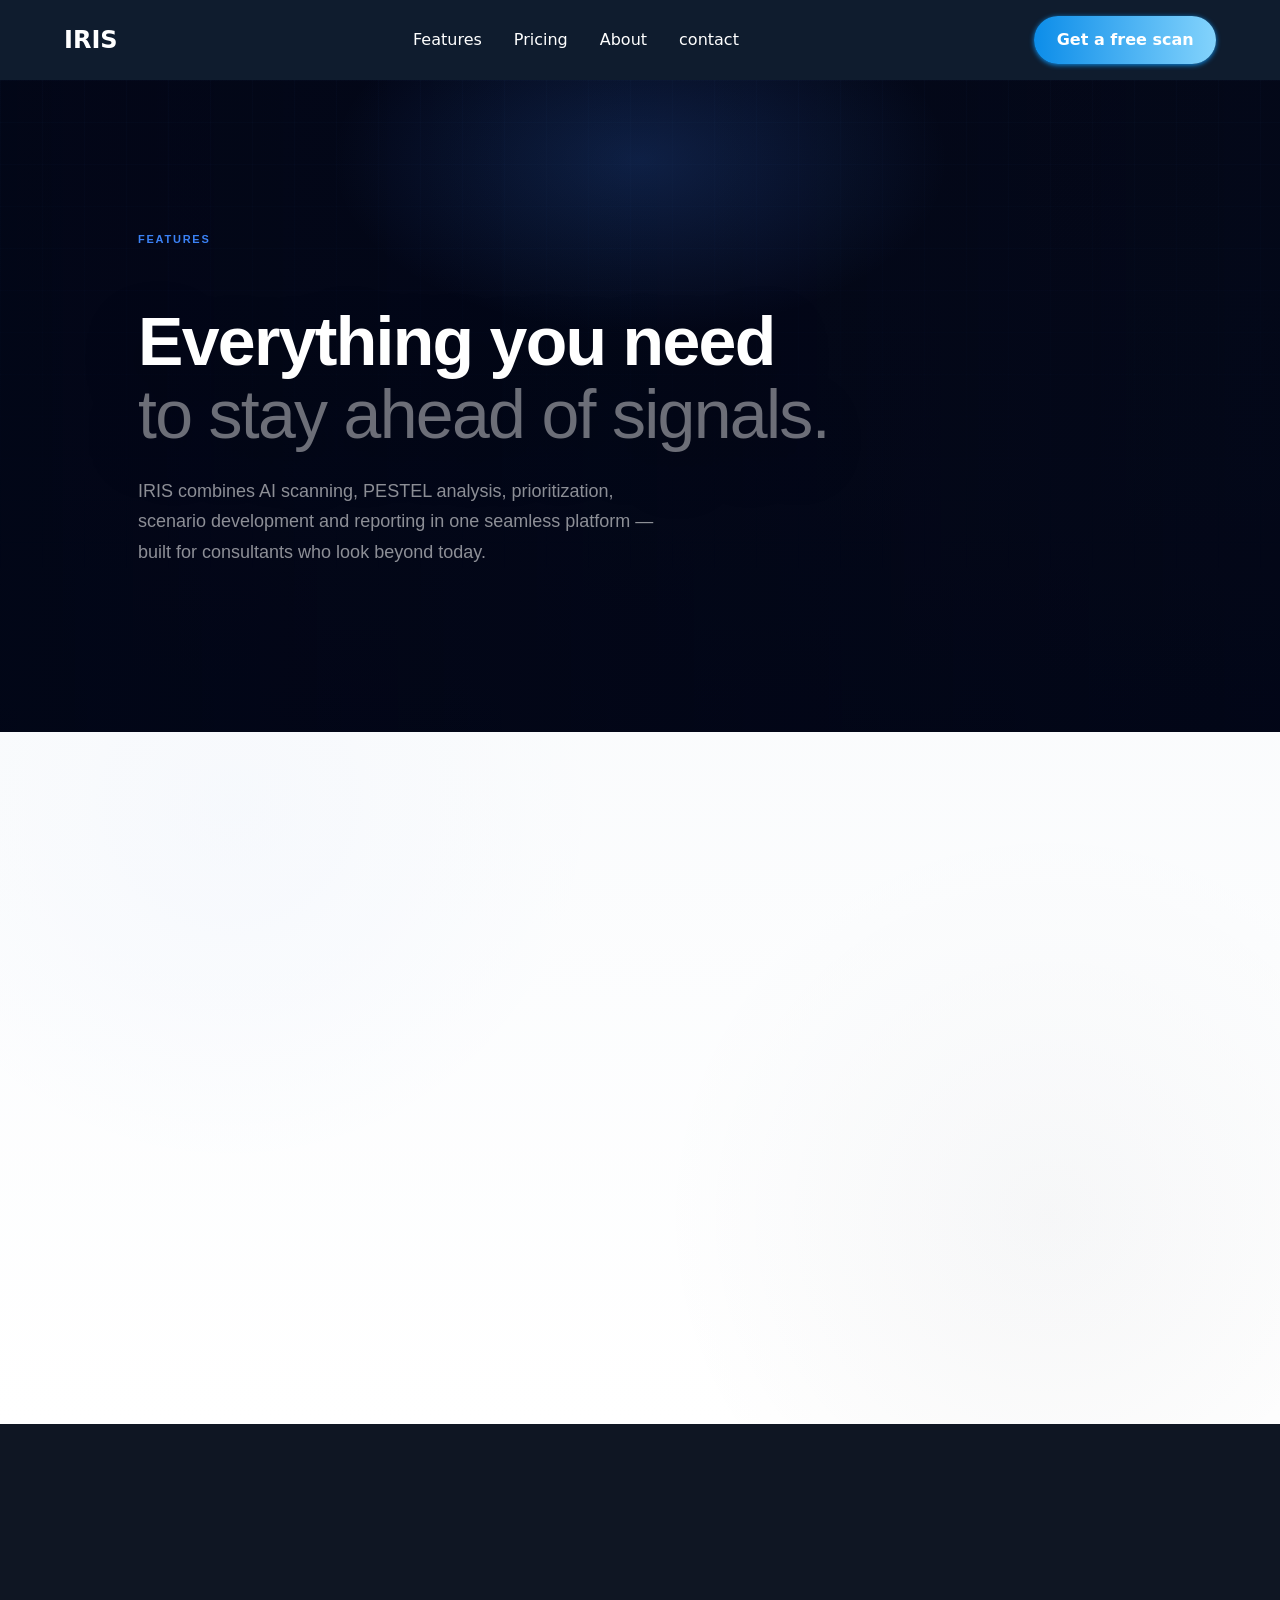
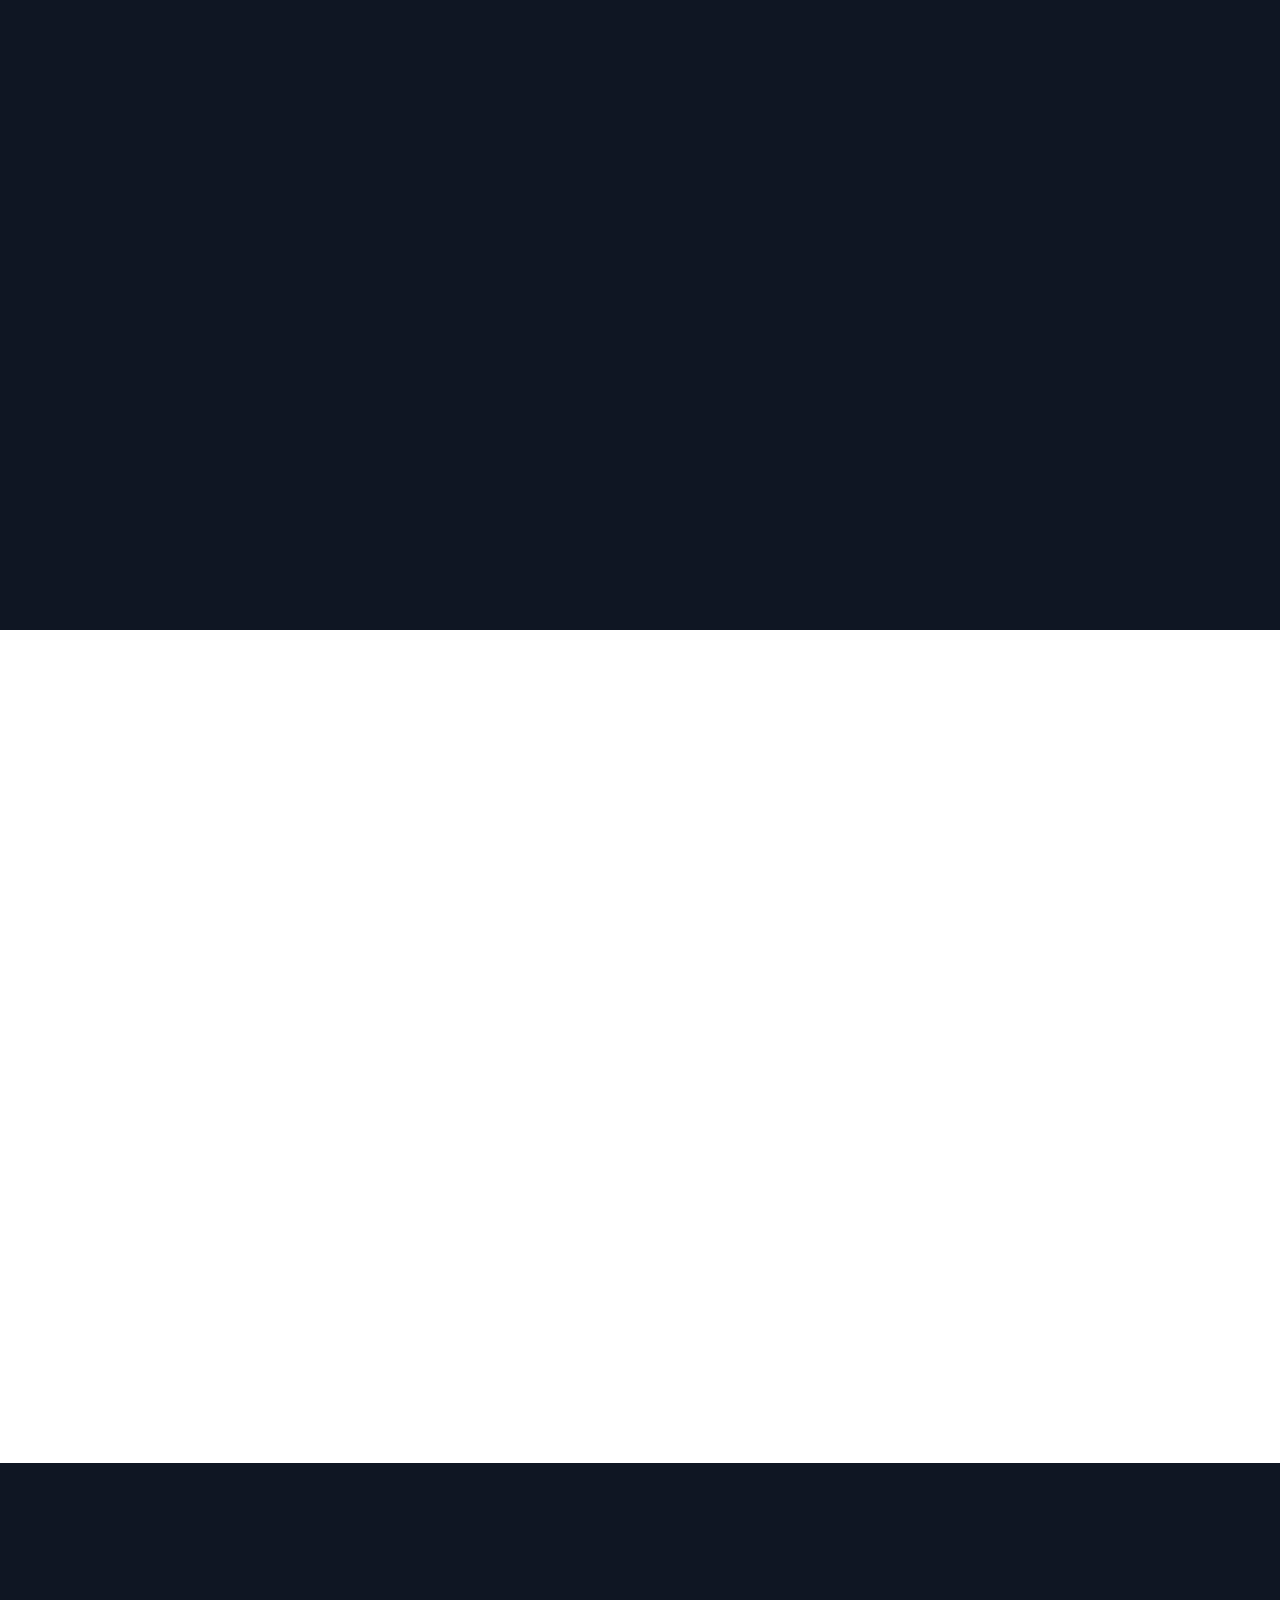
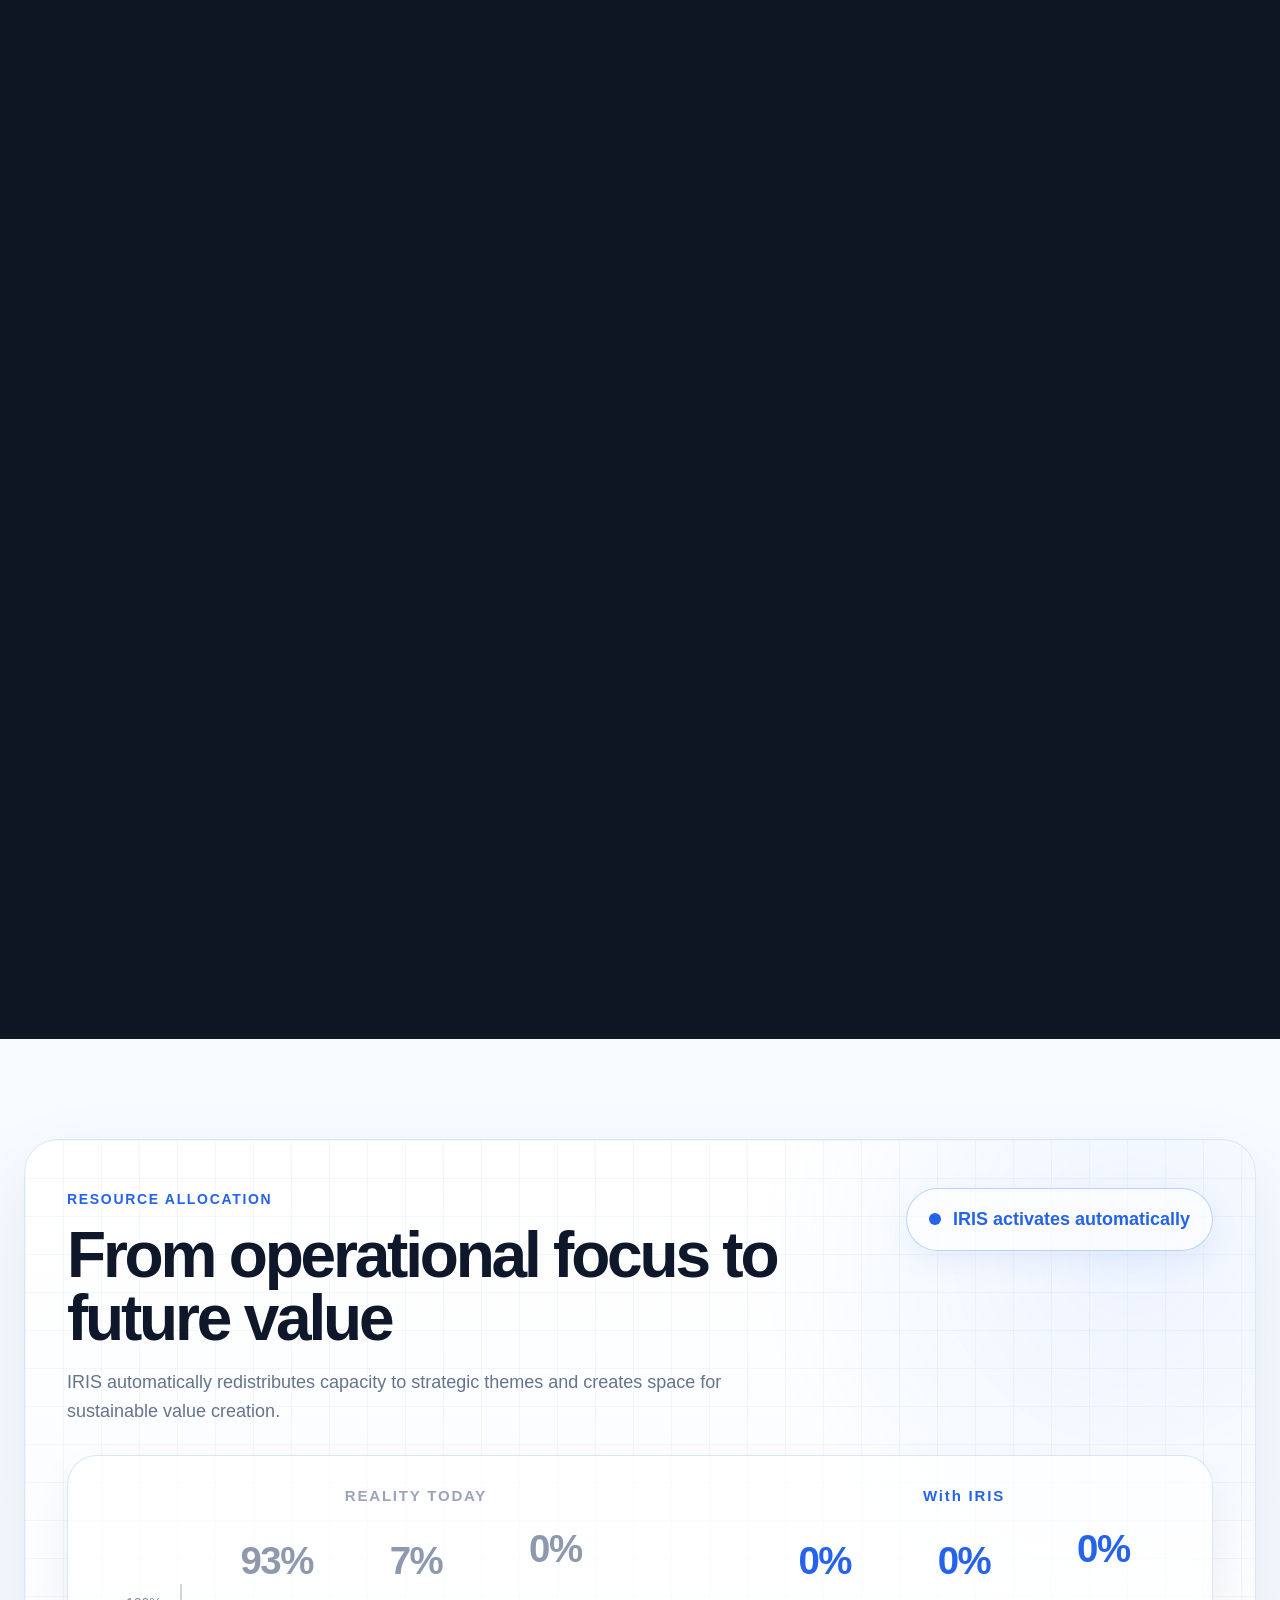
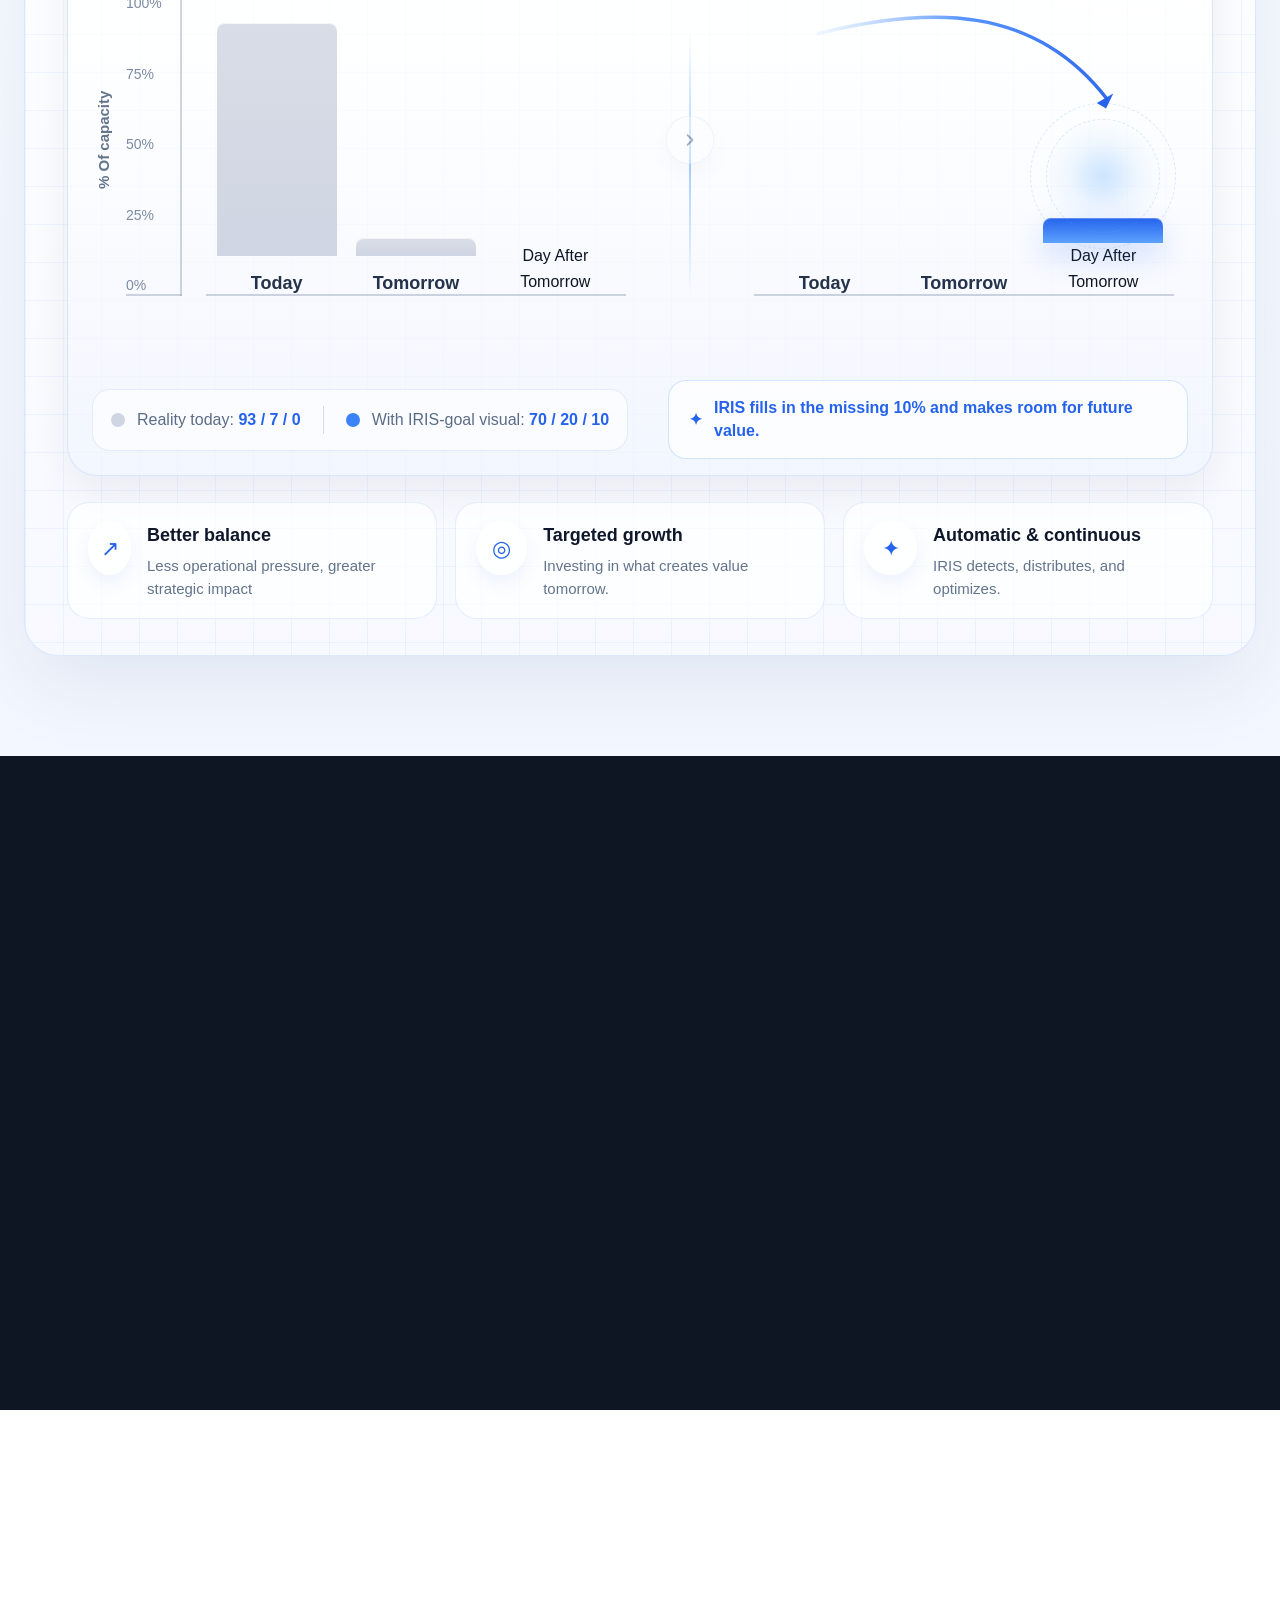
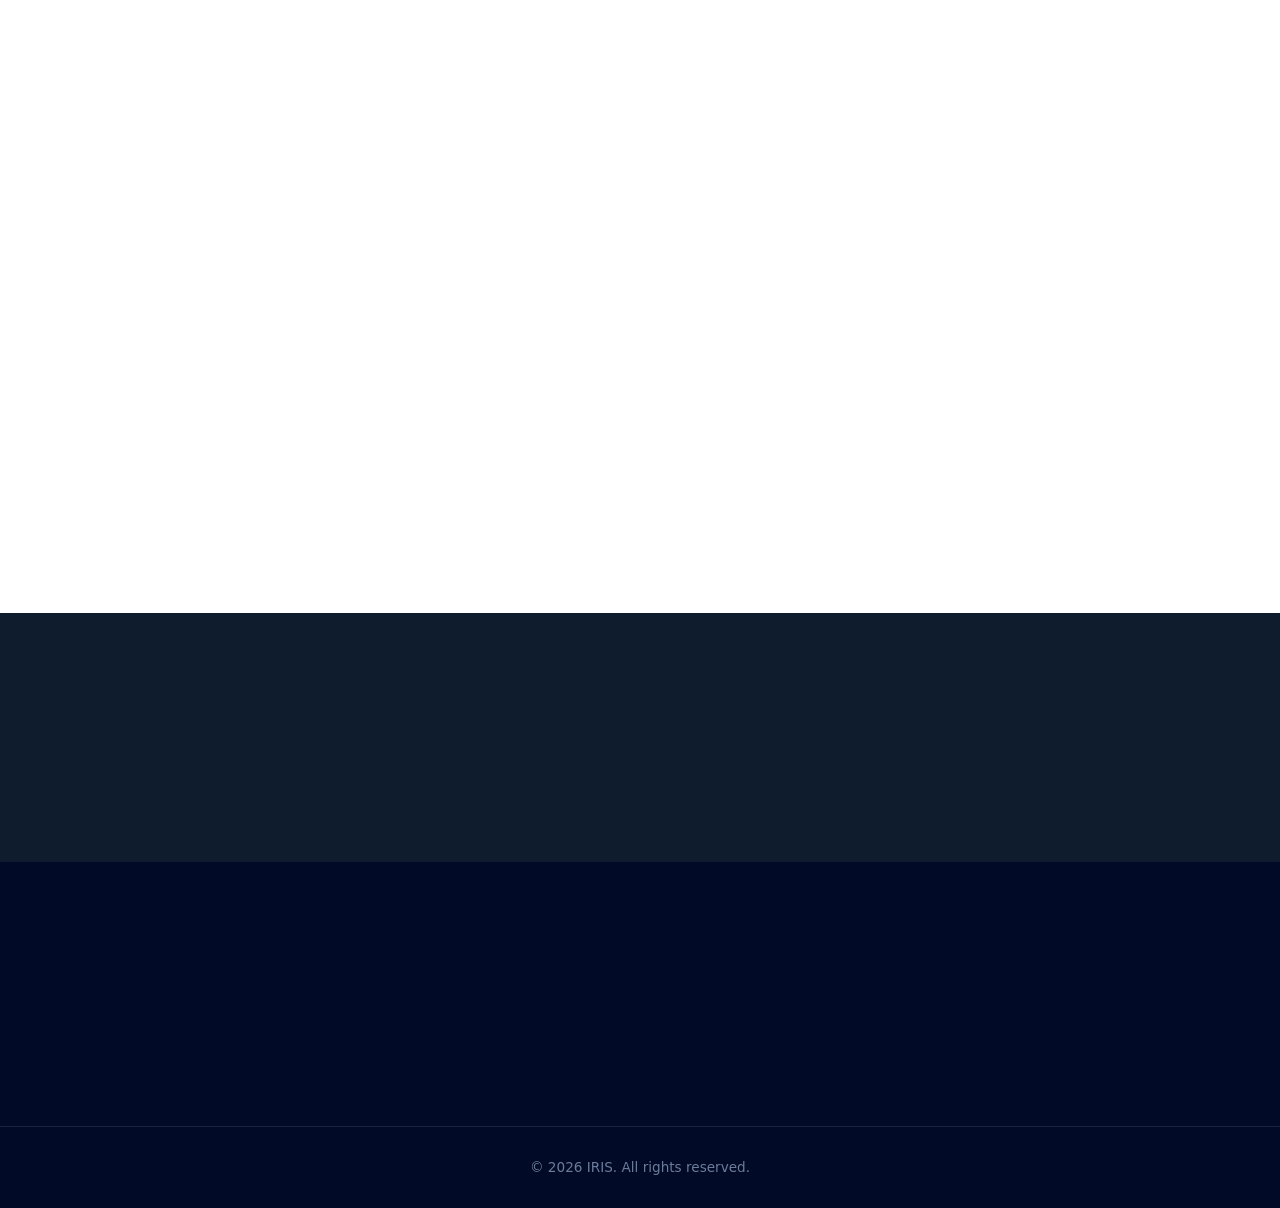
<file: Pages/Features.html>
<!DOCTYPE html>
<html lang="nl">
  <head>
    <meta charset="UTF-8" />
    <meta name="viewport" content="width=device-width, initial-scale=1.0" />
    <title>IRIS – Features</title>
    <link rel="stylesheet" href="../style.css" />
	<link rel="icon" type="image/x-icon" href="../images/favicon.ico">
  </head> 
  <body>
    <header class="site-header">
      <div class="container nav-container">
        <div class="logo"><a class="home-button" href="../index.html">IRIS</a></div>
        <nav class="main-nav">
          <ul>
            <li><a href="Features.html">Features</a></li>
            <li><a href="Pricing.html">Pricing</a></li>
            <li><a href="About.html">About</a></li>
            <li><a href="Contact.html">contact</a></li> 
          </ul>
        </nav>
        <div class="actions">
          <a href="https://docs.google.com/forms/d/e/1FAIpQLSeLOEqtjiaY5nZIv6wPE6rEl34T9l4YHGsAicAakZv-iF4W0w/viewform" class="btn-primary">Get a free scan</a>
        </div>
      </div>
    </header>
    <!-- ═══════════════════════════════════════════════════════════
     IRIS – Features page  |  <main> content
     ═══════════════════════════════════════════════════════════ -->
	<!-- ═══════════════════════════════════════════════════════════
     IRIS – Features page  |  <main> content
     Koppel: styles/features.css + scripts/main.js
     ═══════════════════════════════════════════════════════════ -->

	<main id="features" class="features-page">

	  <!-- ══ 1. HERO ════════════════════════════════════════════════ -->
	  <section class="ct-hero">
				  <video class="ct-hero__video" autoplay muted loop playsinline preload="metadata">
					<source src="../images/Hero.mp4" type="video/mp4" />
				  </video>
				
				  <div class="ct-hero__overlay" aria-hidden="true"></div>
				  <div class="ct-hero__glow" aria-hidden="true"></div>
				
				  <div class="ct-container">
					<p class="ct-eyebrow hidden">Features</p>
				
					<h1 class="ct-hero__title hidden">
					  Everything you need<br />
					  <span class="ct-hero__title-dim">to stay ahead of signals.</span>
					</h1>
				
					<p class="ct-hero__sub hidden">
						IRIS combines AI scanning, PESTEL analysis, prioritization, scenario development and reporting
						in one seamless platform — built for consultants who look beyond today.
					</p>
						<nav class="ft-pill-nav" data-reveal>
							<a href="#scanning"    class="ft-pill">AI Scanning</a>
							<a href="#trendradar"  class="ft-pill">Trend Radar</a>
							<a href="#threeboxes"  class="ft-pill">3 Boxes</a>
							<a href="#tenpercent" class="ft-pill">The 10%</a>
							<a href="#scenario"   class="ft-pill">Scenario's</a>
							<a href="#reporting"  class="ft-pill">Reporting</a>
							<a href="#collaboration" class="ft-pill">Collaboration</a>
					  </nav>
				  </div>
	    </div>
	  </section>

	  <!-- ══ 2. OVERVIEW MINI-CARDS ════════════════════════════════ -->
			<section class="ft-overview">
		  <div class="ft-container hidden">
		    <div class="ft-overview__grid hidden">

		      <div class="ft-mini-card" data-reveal>
		        <div class="ft-mini-card__meta">01</div>
		        <h3>AI Scanning</h3>
		        <p>Internet scraping by region, language and domain.</p>
		      </div>

		      <div class="ft-mini-card" data-reveal>
		        <div class="ft-mini-card__meta">02</div>
		        <h3>PESTEL Radar</h3>
		        <p>Signals automatically clustered into six domains.</p>
		      </div>

		      <div class="ft-mini-card" data-reveal>
		        <div class="ft-mini-card__meta">03</div>
		        <h3>3 Boxes Model</h3>
		        <p>Prioritization based on Rik Vera’s method.</p>
		      </div>

		      <div class="ft-mini-card" data-reveal>
		        <div class="ft-mini-card__meta">04</div>
		        <h3>The 10%</h3>
		        <p>More time, budget and attention for the future.</p>
		      </div>

		      <div class="ft-mini-card" data-reveal>
		        <div class="ft-mini-card__meta">05</div>
		        <h3>Scenarios</h3>
		        <p>A 2×2 matrix with possible future directions.</p>
		      </div>

		      <div class="ft-mini-card" data-reveal>
		        <div class="ft-mini-card__meta">06</div>
		        <h3>AI Reporting</h3>
		        <p>Reports and briefings generated by AI.</p>
		      </div>

		      <div class="ft-mini-card" data-reveal>
		        <div class="ft-mini-card__meta">07</div>
		        <h3>Collaboration</h3>
		        <p>Work synchronously with your entire team.</p>
		      </div>

		      <div class="ft-mini-card" data-reveal>
		        <div class="ft-mini-card__meta">08</div>
		        <h3>Integrations</h3>
		        <p>Connect with Slack, Teams, Notion and other tools.</p>
		      </div>
		    </div>
		  </div>
		</section>

	  <!-- ══ 3. AI SCANNING ════════════════════════════════════════ -->
	  <section id="scanning" class="ft-block ft-block--dark">
	    <div class="ft-container ft-block__grid hidden">

	      <div class="ft-block__visual" data-reveal="left">
	        <div class="ft-art ft-art--scanning">
				<style>
				.radar-wrap {
				  display: flex; align-items: center; justify-content: center;
				  padding: 2rem 0; min-height: 420px;
				}
				.radar {
				  position: relative; width: 380px; height: 380px;
				}
				.ring {
				  position: absolute; border-radius: 50%;
				  border: 1.5px solid rgba(59,130,246,0.25);
				  top: 50%; left: 50%; transform: translate(-50%,-50%);
				}
				.ring-1 { width: 120px; height: 120px; }
				.ring-2 { width: 220px; height: 220px; }
				.ring-3 { width: 340px; height: 340px; }
				.ai-center {
				  position: absolute; top: 50%; left: 50%;
				  transform: translate(-50%,-50%);
				  width: 64px; height: 64px; border-radius: 50%;
				  background: #3b82f6;
				  display: flex; align-items: center; justify-content: center;
				  font-weight: 600; font-size: 15px; color: #fff;
				  z-index: 10;
				  box-shadow: 0 0 0 8px rgba(59,130,246,0.15), 0 0 0 16px rgba(59,130,246,0.07);
				}
				.orbit {
				  position: absolute; top: 50%; left: 50%;
				  transform-origin: 0 0;
				  pointer-events: none;
				}
				.orbit-inner { position: absolute; transform: translate(-50%, -50%); }
				.signal {
				  background: #1e293b;
				  border: 1px solid rgba(59,130,246,0.3);
				  border-radius: 8px;
				  padding: 6px 12px;
				  font-size: 13px;
				  color: #94a3b8;
				  white-space: nowrap;
				  display: flex; align-items: center; gap: 6px;
				  pointer-events: none;
				}
				.signal i { color: #3b82f6; font-size: 15px; }
				</style>
				
				<div class="radar-wrap">
				  <div class="radar" id="radar">
				    <div class="ring ring-1"></div>
				    <div class="ring ring-2"></div>
				    <div class="ring ring-3"></div>
				    <div class="ai-center">AI</div>
				
				    <div class="orbit" id="o1">
				      <div class="orbit-inner">
				        <div class="signal"><i class="ti ti-news" aria-hidden="true"></i> Nieuws</div>
				      </div>
				    </div>
				    <div class="orbit" id="o2">
				      <div class="orbit-inner">
				        <div class="signal"><i class="ti ti-chart-bar" aria-hidden="true"></i> Rapport</div>
				      </div>
				    </div>
				    <div class="orbit" id="o3">
				      <div class="orbit-inner">
				        <div class="signal"><i class="ti ti-microscope" aria-hidden="true"></i> Research</div>
				      </div>
				    </div>
				    <div class="orbit" id="o4">
				      <div class="orbit-inner">
				        <div class="signal"><i class="ti ti-rss" aria-hidden="true"></i> Feed</div>
				      </div>
				    </div>
				  </div>
				</div>
				
				<script>
				const orbits = [
				  { id: 'o1', radius: 155, speed: 0.4,  angle: 225 },
				  { id: 'o2', radius: 155, speed: 0.4,  angle: 45  },
				  { id: 'o3', radius: 155, speed: 0.4,  angle: 135 },
				  { id: 'o4', radius: 155, speed: 0.4,  angle: 315 },
				];
				
				let last = null;
				function animate(ts) {
				  if (!last) last = ts;
				  const dt = (ts - last) / 1000;
				  last = ts;
				  orbits.forEach(o => {
				    o.angle += o.speed * dt * 30;
				    const rad = o.angle * Math.PI / 180;
				    const x = Math.cos(rad) * o.radius;
				    const y = Math.sin(rad) * o.radius;
				    const el = document.getElementById(o.id);
				    el.style.transform = `translate(${x}px, ${y}px)`;
				  });
				  requestAnimationFrame(animate);
				}
				requestAnimationFrame(animate);
				</script>
			</div>
		  </div>
		<div class="ft-block__body" data-reveal="right">
		<p class="ft-kicker ft-kicker--blue">01 — AI Scanning</p>
	    <h2>Iris works<br />for you, <span class="text-gradient-iris">24/7.</span></h2>
	        <p>
	           IRIS continuously scrapes the internet — from trade journals and government reports 
				to academic research and social media. The AI filters out noise and surfaces
				only the signals that are relevant to your sector and region.
	        </p>
			<p>
			  You choose the <strong>geographic region</strong> to search:
			  local, European or global. Your own datasets and sources can be added easily.
			</p>
	        <ul class="ft-list">
				<li><span class="ft-check">✓</span> <strong>Region selection</strong> — search locally, nationally or globally</li>
				<li><span class="ft-check">✓</span> <strong>Custom domains</strong> — configure your own sources and feeds</li>
				<li><span class="ft-check">✓</span> <strong>Multilingual</strong> — NL, EN and FR sources scanned in parallel</li>
				<li><span class="ft-check">✓</span> <strong>Custom datasets</strong> — upload internal documents as context</li>
				<li><span class="ft-check">✓</span> <strong>Automatic deduplication</strong> — every story only appears once</li>
	        </ul>
	      </div>
	    </div>
	  </section>


	  <!-- ══ 4. TREND RADAR (PESTEL) ══════════════════════════════ -->
	  <section id="trendradar" class="ft-block ft-block--light">
	    <div class="ft-container ft-block__grid ft-block__grid--reverse hidden">

	      <div class="ft-block__visual" data-reveal="right">
	        <!-- SVG Trend Radar – halve cirkel PESTEL -->
	        <div class="ft-art ft-art--radar">
	          <svg class="ft-radar-svg" viewBox="0 0 420 230" xmlns="http://www.w3.org/2000/svg">
	            <defs>
	              <clipPath id="halfClip">
	                <rect x="0" y="0" width="420" height="215"/>
	              </clipPath>
	              <!-- Segment gradients -->
	              <radialGradient id="segP"  cx="50%" cy="100%" r="50%"><stop offset="0%" stop-color="#6366f1" stop-opacity=".18"/><stop offset="100%" stop-color="#6366f1" stop-opacity=".04"/></radialGradient>
	              <radialGradient id="segE"  cx="50%" cy="100%" r="50%"><stop offset="0%" stop-color="#3b82f6" stop-opacity=".18"/><stop offset="100%" stop-color="#3b82f6" stop-opacity=".04"/></radialGradient>
	              <radialGradient id="segS"  cx="50%" cy="100%" r="50%"><stop offset="0%" stop-color="#10b981" stop-opacity=".18"/><stop offset="100%" stop-color="#10b981" stop-opacity=".04"/></radialGradient>
	              <radialGradient id="segT"  cx="50%" cy="100%" r="50%"><stop offset="0%" stop-color="#f59e0b" stop-opacity=".18"/><stop offset="100%" stop-color="#f59e0b" stop-opacity=".04"/></radialGradient>
	              <radialGradient id="segEn" cx="50%" cy="100%" r="50%"><stop offset="0%" stop-color="#22c55e" stop-opacity=".18"/><stop offset="100%" stop-color="#22c55e" stop-opacity=".04"/></radialGradient>
	              <radialGradient id="segL"  cx="50%" cy="100%" r="50%"><stop offset="0%" stop-color="#ec4899" stop-opacity=".18"/><stop offset="100%" stop-color="#ec4899" stop-opacity=".04"/></radialGradient>
	            </defs>

	            <!-- Background -->
	            <rect width="420" height="230" fill="#f8fafc" rx="16"/>

	            <!-- ── Concentric arcs (time rings) ── -->
	            <g clip-path="url(#halfClip)">
	              <!-- Outer ring: 10+ years -->
	              <path d="M 30 215 A 180 180 0 0 1 390 215" fill="none" stroke="#e2e8f0" stroke-width="1"/>
	              <!-- Mid ring: 5–10 y -->
	              <path d="M 70 215 A 140 140 0 0 1 350 215" fill="none" stroke="#e2e8f0" stroke-width="1"/>
	              <!-- Inner ring: 0–5 y -->
	              <path d="M 115 215 A 95 95 0 0 1 305 215" fill="none" stroke="#e2e8f0" stroke-width="1"/>
	              <!-- Innermost: <2 y -->
	              <path d="M 155 215 A 55 55 0 0 1 265 215" fill="none" stroke="#e2e8f0" stroke-width="1"/>

	              <!-- ── 6 sector dividers (every 30°) ── -->
	              <line x1="210" y1="215" x2="30"  y2="215" stroke="#e2e8f0" stroke-width="1"/>
	              <line x1="210" y1="215" x2="54"  y2="124" stroke="#e2e8f0" stroke-width="1"/>
	              <line x1="210" y1="215" x2="120" y2="35"  stroke="#e2e8f0" stroke-width="1"/>
	              <line x1="210" y1="215" x2="210" y2="35"  stroke="#e2e8f0" stroke-width="1"/>
	              <line x1="210" y1="215" x2="300" y2="35"  stroke="#e2e8f0" stroke-width="1"/>
	              <line x1="210" y1="215" x2="366" y2="124" stroke="#e2e8f0" stroke-width="1"/>
	              <line x1="210" y1="215" x2="390" y2="215" stroke="#e2e8f0" stroke-width="1"/>

	              <!-- ── Segment fills ── -->
	              <!-- Political: 180°-150° -->
	              <path d="M210,215 L30,215 A180,180 0 0,1 54,124 Z"   fill="url(#segP)" />
	              <!-- Economic: 150°-120° -->
	              <path d="M210,215 L54,124 A180,180 0 0,1 120,35 Z"   fill="url(#segE)" />
	              <!-- Social: 120°-90° -->
	              <path d="M210,215 L120,35 A180,180 0 0,1 210,35 Z"   fill="url(#segS)" />
	              <!-- Technological: 90°-60° -->
	              <path d="M210,215 L210,35 A180,180 0 0,1 300,35 Z"   fill="url(#segT)" />
	              <!-- Environmental: 60°-30° -->
	              <path d="M210,215 L300,35 A180,180 0 0,1 366,124 Z"  fill="url(#segEn)"/>
	              <!-- Legal: 30°-0° -->
	              <path d="M210,215 L366,124 A180,180 0 0,1 390,215 Z" fill="url(#segL)" />
	            </g>

	            <!-- ── Segment labels ── -->
	            <text x="38"  y="190" font-size="9" fill="#6366f1" font-weight="700" font-family="Sora,sans-serif">Political</text>
	            <text x="50"  y="110" font-size="9" fill="#3b82f6" font-weight="700" font-family="Sora,sans-serif">Economic</text>
	            <text x="128" y="28"  font-size="9" fill="#10b981" font-weight="700" font-family="Sora,sans-serif">Social</text>
	            <text x="222" y="28"  font-size="9" fill="#f59e0b" font-weight="700" font-family="Sora,sans-serif">Technological</text>
	            <text x="310" y="100" font-size="9" fill="#22c55e" font-weight="700" font-family="Sora,sans-serif" text-anchor="middle">Environ-<tspan x="316" dy="10">Ecological</tspan></text>
	            <text x="362" y="185" font-size="9" fill="#ec4899" font-weight="700" font-family="Sora,sans-serif">Legal</text>

	            <!-- ── Timeline labels ── -->
	            <text x="210" y="180" font-size="8" fill="#94a3b8" text-anchor="middle" font-family="DM Sans,sans-serif">0–2 year</text>
	            <text x="210" y="220" font-size="7" fill="#94a3b8" text-anchor="middle" dy="-80" font-family="DM Sans,sans-serif">5+ year</text>

	            <!-- ── Signal dots ── -->
	            <!-- Social / near -->
	            <circle cx="185" cy="168" r="5" fill="#10b981" opacity=".85"/><circle cx="168" cy="155" r="4" fill="#10b981" opacity=".6"/>
	            <!-- Technological / mid -->
	            <circle cx="250" cy="120" r="6" fill="#f59e0b" opacity=".85"/><circle cx="268" cy="145" r="4" fill="#f59e0b" opacity=".55"/>
	            <!-- Economic / far -->
	            <circle cx="95"  cy="82"  r="5" fill="#3b82f6" opacity=".7"/><circle cx="110" cy="65"  r="3.5" fill="#3b82f6" opacity=".5"/>
	            <!-- Environmental / mid -->
	            <circle cx="318" cy="105" r="5" fill="#22c55e" opacity=".75"/>
	            <!-- Political / near -->
	            <circle cx="80"  cy="185" r="4" fill="#6366f1" opacity=".7"/>
	            <!-- Legal / far -->
	            <circle cx="358" cy="155" r="4" fill="#ec4899" opacity=".65"/>
	            <!-- Technological / far -->
	            <circle cx="240" cy="55"  r="4" fill="#f59e0b" opacity=".5"/>
	            <circle cx="290" cy="70"  r="3" fill="#f59e0b" opacity=".4"/>
	            <circle cx="225" cy="90"  r="5.5" fill="#f59e0b" opacity=".9"/>

	            <!-- ── Bottom axis label ── -->
	            <text x="210" y="228" font-size="7.5" fill="#94a3b8" text-anchor="middle" font-family="DM Sans,sans-serif">← Time to impact →</text>
	          </svg>
	        </div>
	      </div>

	      <div class="ft-block__body" data-reveal="left">
	        <p class="ft-kicker ft-kicker--dark">02 — PESTEL Trend Radar</p>
	        <h2>Signals organized<br /><span class="text-gradient-iris">across six domains.</span></h2>
	        <p>
			  Every scanned signal is automatically classified according to the
			  <strong>PESTEL model</strong> — Political, Economic, Social,
			  Technological, Environmental and Legal. On the trend radar, you can see
			  at a glance where pressure is building and over which time horizon.
			</p>
			<p>
			  You configure which <strong>domains</strong> and subcategories
			  are relevant to your organization. The radar is fully adaptable
			  to your own foresight methodology.
			</p>
	        <ul class="ft-list ft-list--dark">
	          	<li><span class="ft-check ft-check--dark">✓</span> <strong>Automatic PESTEL classification</strong> — AI categorizes every signal</li>
				<li><span class="ft-check ft-check--dark">✓</span> <strong>Time dimension</strong> — from 0–2 years to 10+ years on the radar</li>
				<li><span class="ft-check ft-check--dark">✓</span> <strong>Custom domains</strong> — add your own subcategories</li>
				<li><span class="ft-check ft-check--dark">✓</span> <strong>Interactive</strong> — click on a dot to see the full signal</li>
				<li><span class="ft-check ft-check--dark">✓</span> <strong>Exportable</strong> — radar as image or PDF</li>
	        </ul>
	      </div>

	    </div>
	  </section>


	  <!-- ══ 5. 3 DOZEN MODEL ══════════════════════════════════════ -->
	  <section id="threeboxes" class="ft-block ft-block--dark">
	    <div class="ft-container ft-block__grid-2 hidden">
	    	<div class="ft-block__body" data-reveal="right">
	        <p class="ft-kicker ft-kicker--blue">03 — 3 boxes model</p>
	        <h2>Prioritize what truly<br />matters to your company.</h2>
	        <p>
			  Based on your internal documents and strategy, IRIS determines which
			  scanned signals are most relevant to your organization.
			  For this, we use the <strong>3 Boxes method</strong> — a proven
			  exercise from strategic innovation practice.
			</p>
	      </div>
	      	  <div class="ft-boxes-legend">
	          <div class="ft-legend-item">
	            <span class="ft-legend-dot ft-legend-dot--red"></span>
	            <div>
	              <strong>What did we miss?</strong>
	              <p>Signals that had been emerging for some time but remained under the radar. Learn from blind spots.</p>
	            </div>
	          </div>
	          <div class="ft-legend-item">
	            <span class="ft-legend-dot ft-legend-dot--orange"></span>
	            <div>
	              	<strong>Where do we dare to experiment?</strong>
					<p>Trends that are uncertain but offer opportunity. This is where you test with limited risk.</p>
	            </div>
	          </div>
	          <div class="ft-legend-item">
	            <span class="ft-legend-dot ft-legend-dot--green"></span>
	            <div>
	              	<strong>What do we see emerging?</strong>
					<p>Weak signals with strong future potential. These are your strategic levers.</p>
	            </div>
	          </div>
	        </div>


	      <div class="ft-block__visual" data-reveal="left">
	        <div class="ft-art ft-art--boxes" style="height: 0.3rem;">
	          <!-- Signalen die naar de dozen vliegen -->
	          <div class="ft-fly ft-fly--r1">●</div>
	          <div class="ft-fly ft-fly--r2">●</div>
	          <div class="ft-fly ft-fly--o1">●</div>
	          <div class="ft-fly ft-fly--g1">●</div>
	          <div class="ft-fly ft-fly--g2">●</div>

	          <div class="ft-boxes-row">
	            <!-- Doos 1: Gemist (rood) -->
	            <div class="ft-box ft-box--red">
	              <div class="ft-box__icon">🔴</div>
	              <div class="ft-box__label">Missed</div>
	              <div class="ft-box__sub">what did we miss?</div>
	              <div class="ft-box__dots">
	                <span class="ft-dot ft-dot--red d1"></span>
	                <span class="ft-dot ft-dot--red d2"></span>
	                <span class="ft-dot ft-dot--red d3"></span>
	              </div>
	            </div>
	            <!-- Doos 2: Experimenteren (oranje) -->
	            <div class="ft-box ft-box--orange">
	              <div class="ft-box__icon">🟠</div>
	              <div class="ft-box__label">Experiment</div>
	              <div class="ft-box__sub">where do we dare?</div>
	              <div class="ft-box__dots">
	                <span class="ft-dot ft-dot--orange d1"></span>
	                <span class="ft-dot ft-dot--orange d2"></span>
	              </div>
	            </div>
	            <!-- Doos 3: Opkomend (groen) -->
	            <div class="ft-box ft-box--green">
	              <div class="ft-box__icon">🟢</div>
	              <div class="ft-box__label">Future</div>
	              <div class="ft-box__sub">what do we see coming?</div>
	              <div class="ft-box__dots">
	                <span class="ft-dot ft-dot--green d1"></span>
	                <span class="ft-dot ft-dot--green d2"></span>
	                <span class="ft-dot ft-dot--green d3"></span>
	                <span class="ft-dot ft-dot--green d4"></span>
	              </div>
	            </div>
	          </div>
	          </div>
	        </div>
	      </div>
	     </section>
		
		<!-- ══ 6. DE 10% — DAY AFTER TOMORROW ════════════════════════ -->
		<section id="tenpercent" class="iris-allocation-section">
		  <div class="iris-allocation-shell">

		    <div class="iris-allocation-top">
		      <div>
		        <p class="iris-eyebrow">RESOURCE ALLOCATION</p>
		        <h2>From operational focus to future value</h2>
		        <p class="iris-intro">
		          IRIS automatically redistributes capacity to strategic themes and 
					creates space for sustainable value creation.
		        </p>
		      </div>

		      <div class="iris-auto-pill">
		        <span class="iris-dot"></span>
		        IRIS activates automatically
		      </div>
		    </div>

		    <div class="iris-chart-card" id="irisChartCard">
		      <div class="iris-chart-grid-bg"></div>

		      <div class="iris-chart-layout">

		        <!-- LEFT AXIS -->
		        <div class="iris-axis-col">
		          <div class="iris-axis-label">% Of capacity</div>
		          <div class="iris-axis">
		            <span>100%</span>
		            <span>75%</span>
		            <span>50%</span>
		            <span>25%</span>
		            <span>0%</span>
		          </div>
		        </div>

		        <!-- LEFT CHART -->
		        <div class="iris-chart-half">
		          <div class="iris-half-title iris-half-title--muted">REALITY TODAY</div>

		          <div class="iris-bars">
		            <div class="iris-bar-group">
		              <div class="iris-bar-value js-count" data-target="93">0%</div>
		              <div class="iris-bar-area">
		                <div class="iris-bar-fill iris-bar-fill--muted js-bar" data-target="93"></div>
		              </div>
		              <div class="iris-bar-label">Today</div>
		            </div>

		            <div class="iris-bar-group">
		              <div class="iris-bar-value js-count" data-target="7">0%</div>
		              <div class="iris-bar-area">
		                <div class="iris-bar-fill iris-bar-fill--muted js-bar" data-target="7"></div>
		              </div>
		              <div class="iris-bar-label">Tomorrow</div>
		            </div>

		            <div class="iris-bar-group">
		              <div class="iris-bar-value js-count" data-target="0">0%</div>
		              <div class="iris-bar-area">
		                <div class="iris-bar-fill iris-bar-fill--muted js-bar" data-target="0"></div>
		              </div>
		              <div class="iris-bar-labell">Day After<br>Tomorrow</div>
		            </div>
		          </div>
		        </div>

		        <!-- CENTER TRANSITION -->
		        <div class="iris-chart-center">
		          <div class="iris-center-line"></div>
		          <div class="iris-transition-badge">
		            <svg viewBox="0 0 24 24" aria-hidden="true">
		              <path d="M9 6l6 6-6 6" fill="none" stroke="currentColor" stroke-width="2.2" stroke-linecap="round" stroke-linejoin="round"/>
		            </svg>
		          </div>
		        </div>

		        <!-- RIGHT CHART -->
		        <div class="iris-chart-half">
		          <div class="iris-half-title iris-half-title--blue">With IRIS</div>

		          <div class="iris-bars">
		            <div class="iris-bar-group">
		              <div class="iris-bar-value iris-bar-value--blue js-count-right" data-target="70">0%</div>
		              <div class="iris-bar-area">
		                <div class="iris-bar-fill iris-bar-fill--blue js-bar-right" data-target="70"></div>
		              </div>
		              <div class="iris-bar-label">Today</div>
		            </div>

		            <div class="iris-bar-group">
		              <div class="iris-bar-value iris-bar-value--blue js-count-right" data-target="20">0%</div>
		              <div class="iris-bar-area">
		                <div class="iris-bar-fill iris-bar-fill--blue js-bar-right" data-target="20"></div>
		              </div>
		              <div class="iris-bar-label">Tomorrow</div>
		            </div>

		            <div class="iris-bar-group iris-bar-group--highlight">
		              <div class="iris-bar-value iris-bar-value--blue js-count-right" data-target="10">0%</div>
		              <div class="iris-bar-area">
		                <div class="iris-bar-fill iris-bar-fill--blue iris-bar-fill--glow js-bar-right js-bar-future" data-target="10"></div>
		                <div class="iris-halo"></div>
		              </div>
		              <div class="iris-bar-labell">Day After<br>Tomorrow</div>
		            </div>
		          </div>

		          <svg class="iris-chart-arrow" viewBox="0 0 320 160" preserveAspectRatio="none" aria-hidden="true">
		            <defs>
		              <linearGradient id="irisArrowGradient" x1="0%" y1="0%" x2="100%" y2="0%">
		                <stop offset="0%" stop-color="#9ec5ff" stop-opacity="0.15"/>
		                <stop offset="50%" stop-color="#4f8fff" stop-opacity="0.95"/>
		                <stop offset="100%" stop-color="#2563eb" stop-opacity="0.95"/>
		              </linearGradient>
		            </defs>
		            <path class="iris-chart-arrow-path" d="M10 40 C120 10, 220 10, 290 110" />
		            <polygon class="iris-chart-arrow-head" points="280,114 296,104 289,120"></polygon>
		          </svg>
		        </div>
		      </div>

		      <!-- BOTTOM INFO -->
		      <div class="iris-chart-footer">
		        <div class="iris-legend">
		          <div class="iris-legend-item">
		            <span class="iris-legend-dot iris-legend-dot--muted"></span>
		            <span>Reality today: <strong>93 / 7 / 0</strong></span>
		          </div>
		          <div class="iris-legend-divider"></div>
		          <div class="iris-legend-item">
		            <span class="iris-legend-dot iris-legend-dot--blue"></span>
		            <span>With IRIS-goal visual: <strong>70 / 20 / 10</strong></span>
		          </div>
		        </div>

		        <div class="iris-message-pill">
		          <span>✦</span>
		          <span>IRIS fills in the missing 10% and makes room for future value.</span>
		        </div>
		      </div>
		    </div>

		    <!-- BENEFITS -->
		    <div class="iris-benefits">
		      <div class="iris-benefit">
		        <div class="iris-benefit-icon">↗</div>
		        <div>
		          <h4>Better balance</h4>
		          <p>Less operational pressure, greater strategic impact</p>
		        </div>
		      </div>

		      <div class="iris-benefit">
		        <div class="iris-benefit-icon">◎</div>
		        <div>
		          <h4>Targeted growth</h4>
		          <p>Investing in what creates value tomorrow.</p>
		        </div>
		      </div>

		      <div class="iris-benefit">
		        <div class="iris-benefit-icon">✦</div>
		        <div>
		          <h4>Automatic & continuous</h4>
		          <p>IRIS detects, distributes, and optimizes.</p>
		        </div>
		      </div>
		    </div>

		  </div>
		</section>
		


	  <!-- ══ 7. SCENARIO DEVELOPMENT ══════════════════════════════ -->
	  <section id="scenario" class="ft-block ft-block--dark">
	    <div class="ft-container ft-block__grid ft-block__grid--reverse">

	      <div class="ft-block__visual" data-reveal="right">
	        <div class="ft-art ft-art--scenario2x2">
	          <!-- 2x2 matrix -->
	          <div class="ft-matrix">
	            <div class="ft-matrix__yaxis">
	              <span class="ft-matrix__axis-label">← Driver 1 →</span>
	            </div>
	            <div class="ft-matrix__grid">
	              <!-- Q2: hoge zekerheid, hoge impact -->
	              <div class="ft-quadrant ft-quadrant--tl">
	                <div class="ft-quadrant__label">Possible futures 1</div>
	              </div>
	              <!-- Q1: lage zekerheid, hoge impact -->
	              <div class="ft-quadrant ft-quadrant--tr">
	                <div class="ft-quadrant__label">Possible futures 2</div>
	              </div>
	              <!-- Q3: hoge zekerheid, lage impact -->
	              <div class="ft-quadrant ft-quadrant--bl">
	                <div class="ft-quadrant__label">Possible futures 3</div>
	              </div>
	              <!-- Q4: lage zekerheid, lage impact -->
	              <div class="ft-quadrant ft-quadrant--br">
	                <div class="ft-quadrant__label">Possible futures 4</div>
	              </div>
	              <!-- Assen -->
	              <div class="ft-matrix__hline"></div>
	              <div class="ft-matrix__vline"></div>
	            </div>
	            <div class="ft-matrix__xaxis">
	              <span class="ft-matrix__axis-label">← Driver 2 →</span>
	            </div>
	          </div>
	        </div>
	      </div>

	      <div class="ft-block__body" data-reveal="left">
	        <p class="ft-kicker ft-kicker--blue">05 — Scenario development</p>
	        <h2>From signals to<br /><span class="text-gradient-iris">possible futures.</span></h2>
			<p>
			  With the scanned and prioritized signals, you build scenarios in
			  a <strong>2×2 matrix</strong>. The drivers are chose on critearia, and they will 
			  determine the quadrants. This gives you four clear possible 
			  futures.
			</p>
	      </div>

	    </div>
	  </section>


	  <section id="reporting" class="ft-block ft-block--light">
	    <div class="ft-container ft-block__grid">

	      <div class="ft-block__visual" data-reveal="left">
	        <div class="ft-art ft-art--report2">
	          <!-- Document -->
	          <div class="ft-report-page">
	            <div class="ft-report-logo">IRIS</div>
	            <div class="ft-report-line ft-report-line--title"></div>
	            <div class="ft-report-line ft-report-line--sub"></div>
	            <div class="ft-report-divider"></div>
	            <div class="ft-report-block"></div>
	            <div class="ft-report-line ft-report-line--body"></div>
	            <div class="ft-report-line ft-report-line--body ft-report-line--short"></div>
	            <div class="ft-report-badge">Board-ready</div>
	          </div>
	          <!-- Podcast card -->
	          <div class="ft-podcast-card">
	            <div class="ft-podcast-icon">🎙️</div>
	            <div class="ft-podcast-info">
	              <span class="ft-podcast-title">IRIS Briefing</span>
	              <span class="ft-podcast-sub">Weekly AI-podcast</span>
	            </div>
	            <div class="ft-podcast-wave">
	              <span></span><span></span><span></span><span></span><span></span>
	            </div>
	          </div>
	          <!-- Mail badge -->
	          <div class="ft-mail-badge">
	            <span class="ft-mail-icon">📬</span>
	            <span>Sended: every monday</span>
	          </div>
	        </div>
	      </div>
	      <div class="ft-block__body" data-reveal="right">
	        <p class="ft-kicker ft-kicker--dark">06 — Reporting & Podcast</p>
				<h2>Insights that<br /><span class="text-gradient-iris">arrive automatically.</span></h2>
				<p>
				  IRIS generates professional reports based on scanned signals
				  and an <strong>AI-generated podcast</strong>.An audio briefing
				  that keeps your team up to date without additional reading time.
				</p>
	        <p>
	          You choose the frequency and receive everything automatically in your mailbox:
				daily, weekly or monthly..
	        </p>
	        <ul class="ft-list ft-list--dark">
	            <li><span class="ft-check ft-check--dark">✓</span> <strong>AI report</strong> — automatically generated with executive summary</li>
				<li><span class="ft-check ft-check--dark">✓</span> <strong>AI podcast</strong> — audio briefing of the most important signals</li>
				<li><span class="ft-check ft-check--dark">✓</span> <strong>Scheduled delivery</strong> — receive everything on a day and time of your choice</li>
				<li><span class="ft-check ft-check--dark">✓</span> <strong>Brand templates</strong> — your or your client’s visual identity loaded in</li>
				<li><span class="ft-check ft-check--dark">✓</span> <strong>One-click export</strong> — PDF, PPTX or Word on request</li>
	        </ul>
	      </div>

	    </div>
	  </section>



	  <!-- ── 11. CTA ────────────────────────────────────────────── -->
		<section class="cta">
			<div class="container cta-wrapper hidden">
				<div class="cta-text">
					<h2>Ready to see the future clearly?</h2>
					<p>Receive a free scan and discover new signals immediately.</p>
				</div>
				<div class="cta-buttons">
					<a href="https://docs.google.com/forms/d/e/1FAIpQLSeLOEqtjiaY5nZIv6wPE6rEl34T9l4YHGsAicAakZv-iF4W0w/viewform" class="btn-primary">Get a scan</a>
					<a href="Pricing.html" class="btn-secondary">See prize</a>
				</div>
			</div>
		</section>
	</main>
	</main>
		<footer class="site-footer">
			<div class="container footer-wrapper hidden">
				<div class="footer-col">
					<h4>IRIS</h4>
					<p class="footer-text">
						  Market trend intelligence for forward-thinking companies
					</p>
					<div class="social-links">
						<a href="#https://www.linkedin.com/company/tomorrowlab/posts/?feedView=all" aria-label="LinkedIn">in</a>
					</div>
				</div>
				<div class="footer-col">
					<h4>Product</h4>
					<ul>
						<li><a href="Features.html">Features</a></li>
			            <li><a href="Pricing.html">Pricing</a></li>
						<li><a href="https://docs.google.com/forms/d/e/1FAIpQLSeLOEqtjiaY5nZIv6wPE6rEl34T9l4YHGsAicAakZv-iF4W0w/viewform">Free scan</a></li>
					</ul>
				</div>
				<div class="footer-col">
					<h4>Bedrijf</h4>
					<ul>
			        <li><a href="About.html">About</a></li>
			        <li><a href="Contact.html">contact</a></li> 
					</ul>
				</div>
				<div class="footer-col">
					<h4>Legal</h4>
					<ul>
						<li><a href="#privacy">Privacy Policy</a></li>
						<li><a href="#terms">Terms and Conditions</a></li>
					</ul>
				</div>
			</div>
			<div class="footer-bottom">
				<p>© 2026 IRIS. All rights reserved.</p>
			</div>
		</footer>
		<script src="../scripts/main.js"></script>
		<script src="../js.js"></script>
	  	<script src="../jss.js"></script>
	</body>
</html>
</file>
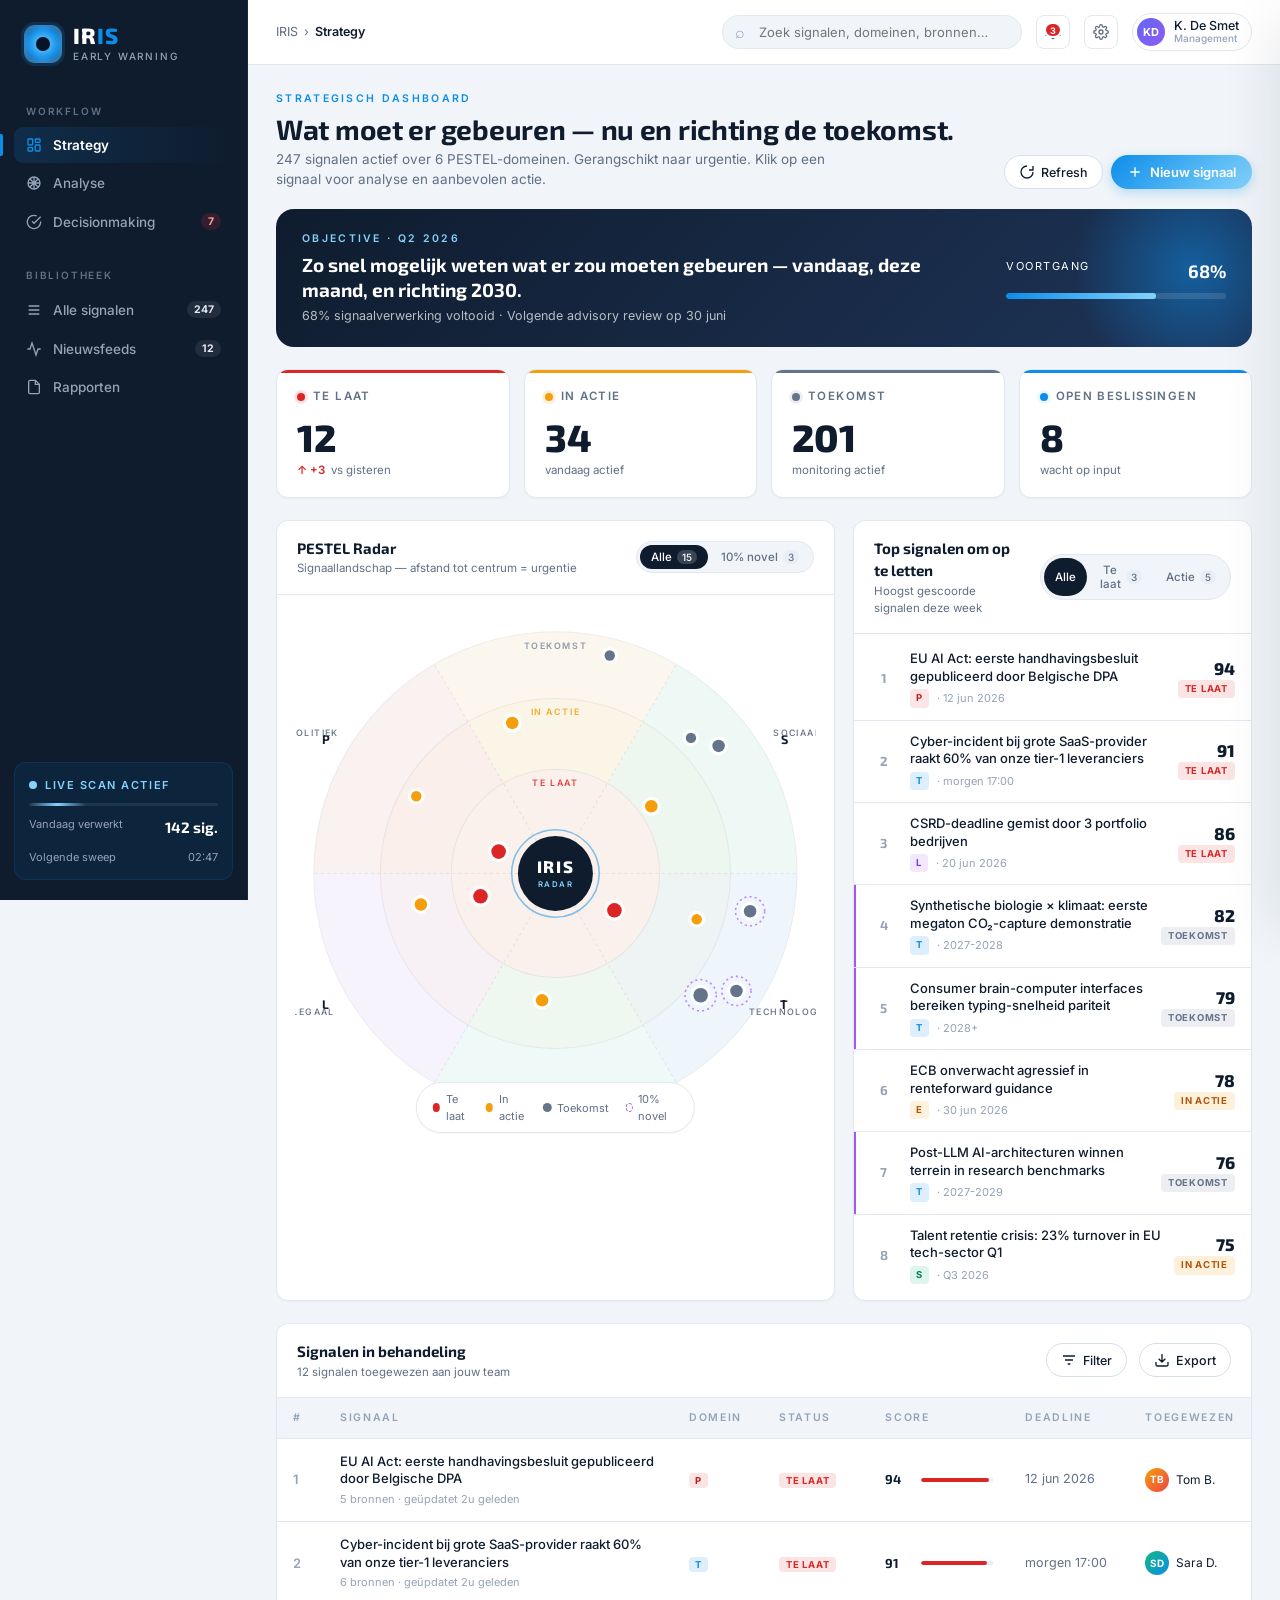
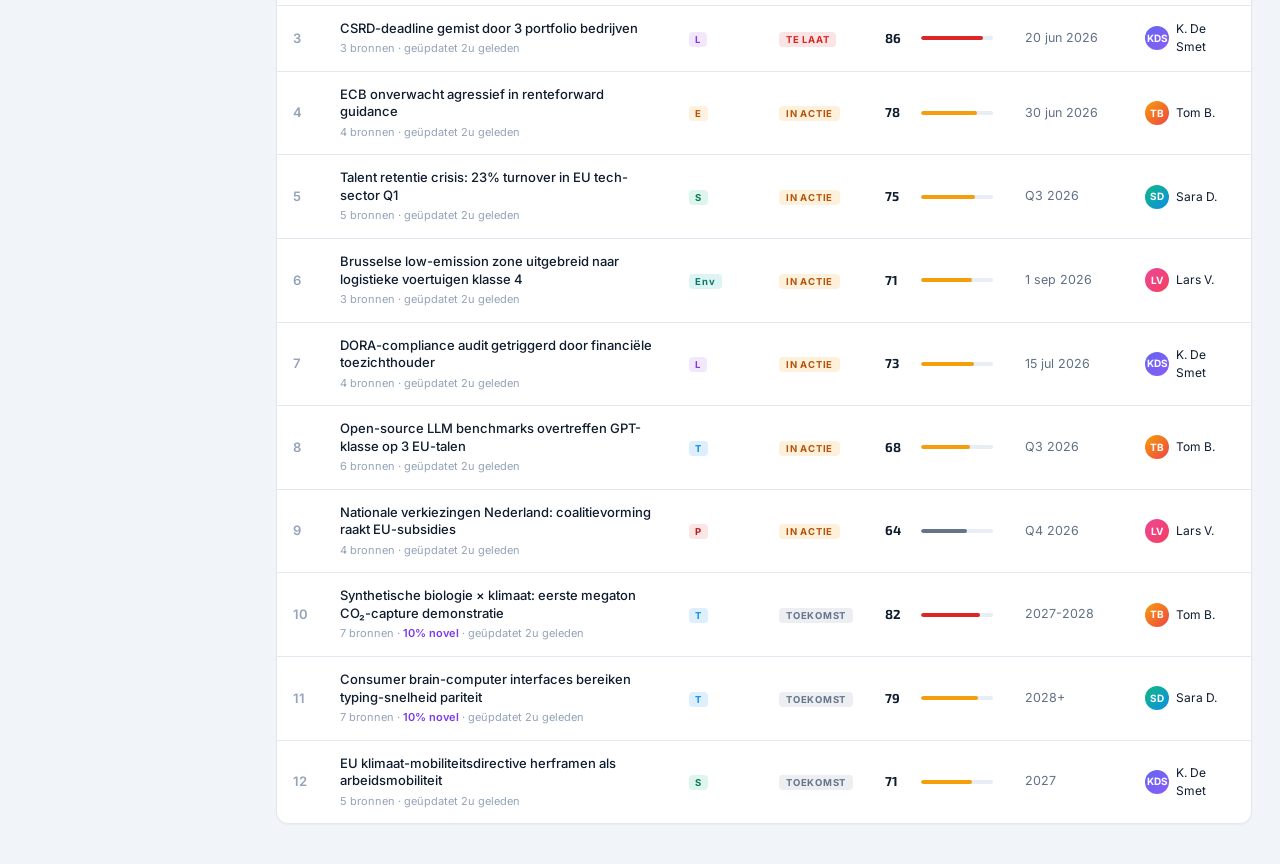
<file: Pages/iris_ews.html>
<!DOCTYPE html>
<html lang="nl">
<head>
<meta charset="UTF-8" />
<meta name="viewport" content="width=device-width, initial-scale=1.0" />
<title>IRIS — Early Warning System</title>
<link rel="preconnect" href="https://fonts.googleapis.com">
<link rel="preconnect" href="https://fonts.gstatic.com" crossorigin>
<link href="https://fonts.googleapis.com/css2?family=Exo+2:wght@400;600;700;800&family=Inter:wght@400;500;600;700&display=swap" rel="stylesheet">
<style>
  :root {
    /* Light surface (main content) */
    --bg: #f1f5f9;
    --bg-card: #ffffff;
    --bg-subtle: #e8eef5;
    --ink: #0f1c2e;
    --ink-muted: #607085;
    --ink-soft: #94a3b8;
    --accent: #0c8de9;
    --accent-light: #83d3fc;
    --accent-subtle: rgba(12, 141, 233, 0.08);
    --accent-soft: rgba(12, 141, 233, 0.16);
    --border: #d6deea;
    --border-soft: #e2e8f0;

    /* Sidebar (dark surface) */
    --sb-bg: #0f1c2e;
    --sb-bg-elevated: #182840;
    --sb-ink: #e2e8f0;
    --sb-ink-muted: #94a3b8;
    --sb-ink-soft: #607085;
    --sb-border: rgba(255,255,255,0.06);

    /* Status colors */
    --status-late: #dc2626;
    --status-late-soft: rgba(220,38,38,0.12);
    --status-action: #f59e0b;
    --status-action-soft: rgba(245,158,11,0.14);
    --status-future: #64748b;
    --status-future-soft: rgba(100,116,139,0.12);

    /* PESTEL segment hues (very subtle) */
    --p-tint: rgba(220,38,38,0.06);
    --e-tint: rgba(245,158,11,0.06);
    --s-tint: rgba(16,185,129,0.06);
    --t-tint: rgba(12,141,233,0.06);
    --env-tint: rgba(20,184,166,0.06);
    --l-tint: rgba(168,85,247,0.06);

    --shadow-sm: 0 1px 2px rgba(15, 28, 46, 0.04);
    --shadow: 0 4px 12px rgba(15, 28, 46, 0.06);
    --shadow-lg: 0 12px 32px rgba(15, 28, 46, 0.08);
    --shadow-xl: 0 24px 56px rgba(15, 28, 46, 0.12);
    --radius: 12px;
    --radius-sm: 8px;
    --radius-lg: 18px;
  }
  * { box-sizing: border-box; margin: 0; padding: 0; }
  html, body {
    background: var(--bg);
    color: var(--ink);
    font-family: 'Inter', -apple-system, sans-serif;
    font-size: 14px;
    line-height: 1.5;
    -webkit-font-smoothing: antialiased;
    min-height: 100vh;
  }
  h1, h2, h3, h4, .display { font-family: 'Exo 2', sans-serif; font-weight: 700; letter-spacing: -0.01em; }
  h1 { font-size: 28px; line-height: 1.15; }
  h2 { font-size: 22px; line-height: 1.2; }
  h3 { font-size: 17px; line-height: 1.3; }
  .little-title {
    font-family: 'Inter', sans-serif;
    font-size: 10.5px;
    font-weight: 600;
    letter-spacing: 0.22em;
    text-transform: uppercase;
    color: var(--accent);
  }
  button {
    font-family: inherit;
    cursor: pointer;
    border: none;
    background: none;
    color: inherit;
    font-size: inherit;
  }
  input, textarea {
    font-family: inherit;
    font-size: inherit;
    color: inherit;
  }

  /* ============ BUTTONS ============ */
  .btn-primary {
    background: linear-gradient(135deg, #0c8de9 0%, #83d3fc 100%);
    color: white;
    padding: 9px 16px;
    border-radius: 999px;
    font-weight: 600;
    font-size: 13px;
    display: inline-flex;
    align-items: center;
    gap: 7px;
    transition: transform 0.15s, box-shadow 0.15s;
    box-shadow: 0 4px 12px rgba(12, 141, 233, 0.25);
  }
  .btn-primary:hover { transform: translateY(-1px); box-shadow: 0 8px 20px rgba(12, 141, 233, 0.35); }
  .btn-primary:active { transform: translateY(0); }
  .btn-secondary {
    background: var(--bg-card);
    color: var(--ink);
    padding: 8px 14px;
    border-radius: 999px;
    font-weight: 500;
    font-size: 12.5px;
    border: 1px solid var(--border);
    display: inline-flex;
    align-items: center;
    gap: 6px;
    transition: all 0.15s;
  }
  .btn-secondary:hover { border-color: var(--accent); color: var(--accent); }
  .btn-icon {
    width: 34px; height: 34px;
    display: inline-flex;
    align-items: center;
    justify-content: center;
    border-radius: 8px;
    background: var(--bg-card);
    border: 1px solid var(--border-soft);
    color: var(--ink-muted);
    transition: all 0.15s;
    position: relative;
  }
  .btn-icon:hover { color: var(--accent); border-color: var(--accent); }
  .btn-icon .notif-dot {
    position: absolute;
    top: 6px; right: 7px;
    background: var(--status-late);
    color: white;
    font-size: 9px;
    font-weight: 700;
    min-width: 16px;
    height: 16px;
    border-radius: 999px;
    padding: 0 4px;
    display: flex;
    align-items: center;
    justify-content: center;
    border: 2px solid var(--bg-card);
  }

  /* ============ APP SHELL ============ */
  .app { display: grid; grid-template-columns: 248px 1fr; min-height: 100vh; }

  /* ============ SIDEBAR (DARK) ============ */
  .sidebar {
    background: var(--sb-bg);
    color: var(--sb-ink);
    padding: 20px 14px;
    position: sticky;
    top: 0;
    height: 100vh;
    display: flex;
    flex-direction: column;
    gap: 22px;
    border-right: 1px solid var(--sb-border);
  }
  .logo {
    display: flex;
    align-items: center;
    gap: 11px;
    padding: 4px 10px 12px;
  }
  .logo-mark {
    width: 38px; height: 38px;
    border-radius: 11px;
    background: radial-gradient(circle at center, var(--accent-light) 0%, var(--accent) 55%, #062845 100%);
    box-shadow: 0 0 0 3px rgba(12,141,233,0.18), inset 0 0 8px rgba(255,255,255,0.4);
    position: relative;
    flex-shrink: 0;
  }
  .logo-mark::after {
    content: '';
    position: absolute;
    inset: 32%;
    background: #051428;
    border-radius: 50%;
  }
  .logo-text {
    font-family: 'Exo 2', sans-serif;
    font-weight: 800;
    font-size: 22px;
    letter-spacing: 0.05em;
    color: white;
    line-height: 1;
  }
  .logo-text span { color: var(--accent); }
  .logo-sub {
    font-size: 10px;
    color: var(--sb-ink-muted);
    letter-spacing: 0.18em;
    text-transform: uppercase;
    margin-top: 3px;
    font-weight: 500;
  }

  .sb-section { display: flex; flex-direction: column; gap: 2px; }
  .sb-label {
    font-size: 10px;
    font-weight: 600;
    letter-spacing: 0.18em;
    text-transform: uppercase;
    color: var(--sb-ink-soft);
    padding: 6px 12px 6px;
  }
  .sb-item {
    display: flex;
    align-items: center;
    gap: 11px;
    padding: 10px 12px;
    border-radius: 9px;
    color: var(--sb-ink-muted);
    font-size: 13.5px;
    font-weight: 500;
    cursor: pointer;
    transition: all 0.12s;
    text-align: left;
    width: 100%;
    position: relative;
  }
  .sb-item:hover {
    background: var(--sb-bg-elevated);
    color: white;
  }
  .sb-item.active {
    background: linear-gradient(90deg, rgba(12,141,233,0.15), rgba(12,141,233,0));
    color: white;
    font-weight: 600;
  }
  .sb-item.active::before {
    content: '';
    position: absolute;
    left: -14px;
    top: 50%;
    transform: translateY(-50%);
    width: 3px;
    height: 22px;
    background: var(--accent);
    border-radius: 0 2px 2px 0;
  }
  .sb-item.active .ico { color: var(--accent); }
  .sb-item .ico { color: var(--sb-ink-muted); transition: color 0.12s; }
  .sb-item:hover .ico { color: white; }
  .sb-count {
    margin-left: auto;
    font-size: 10.5px;
    font-weight: 700;
    padding: 2px 7px;
    background: rgba(255,255,255,0.08);
    color: var(--sb-ink);
    border-radius: 999px;
  }
  .sb-count.urgent { background: rgba(220,38,38,0.18); color: #fca5a5; }

  /* Live sync card */
  .live-sync {
    margin-top: auto;
    padding: 14px;
    background: rgba(12,141,233,0.08);
    border: 1px solid rgba(12,141,233,0.15);
    border-radius: 12px;
    display: flex;
    flex-direction: column;
    gap: 10px;
  }
  .sync-head {
    display: flex;
    align-items: center;
    gap: 8px;
    font-size: 11px;
    font-weight: 600;
    letter-spacing: 0.14em;
    text-transform: uppercase;
    color: var(--accent-light);
  }
  .sync-pulse {
    width: 8px; height: 8px;
    border-radius: 50%;
    background: var(--accent-light);
    box-shadow: 0 0 0 0 rgba(131,211,252,0.7);
    animation: sync-pulse 2s infinite;
  }
  @keyframes sync-pulse {
    0% { box-shadow: 0 0 0 0 rgba(131,211,252,0.55); }
    70% { box-shadow: 0 0 0 8px rgba(131,211,252,0); }
    100% { box-shadow: 0 0 0 0 rgba(131,211,252,0); }
  }
  .sync-meta { font-size: 11px; color: var(--sb-ink-muted); display: flex; justify-content: space-between; }
  .sync-stat {
    font-family: 'Exo 2', sans-serif;
    font-weight: 700;
    color: white;
    font-size: 15px;
  }
  .sync-bar {
    height: 3px;
    background: rgba(255,255,255,0.08);
    border-radius: 999px;
    overflow: hidden;
    position: relative;
  }
  .sync-bar::after {
    content: '';
    position: absolute;
    height: 100%;
    width: 30%;
    background: linear-gradient(90deg, transparent, var(--accent-light), transparent);
    animation: sync-progress 2.4s infinite linear;
  }
  @keyframes sync-progress {
    0% { left: -30%; }
    100% { left: 100%; }
  }

  /* ============ TOPBAR ============ */
  .main { display: flex; flex-direction: column; min-width: 0; }
  .topbar {
    background: var(--bg-card);
    border-bottom: 1px solid var(--border-soft);
    padding: 13px 28px;
    display: flex;
    align-items: center;
    gap: 14px;
    position: sticky;
    top: 0;
    z-index: 10;
  }
  .breadcrumb {
    font-size: 12.5px;
    color: var(--ink-muted);
    display: flex;
    align-items: center;
    gap: 6px;
  }
  .breadcrumb strong { color: var(--ink); font-weight: 600; }
  .topbar-spacer { flex: 1; }
  .search-wrapper { position: relative; }
  .search-bar {
    background: var(--bg);
    border: 1px solid var(--border-soft);
    border-radius: 999px;
    padding: 8px 14px 8px 36px;
    width: 300px;
    font-size: 13px;
  }
  .search-wrapper::before {
    content: '⌕';
    position: absolute;
    left: 13px; top: 50%;
    transform: translateY(-50%);
    color: var(--ink-soft);
    font-size: 16px;
    pointer-events: none;
  }
  .search-bar:focus { outline: none; border-color: var(--accent); background: white; }
  .user-pill {
    display: flex;
    align-items: center;
    gap: 9px;
    padding: 4px 12px 4px 4px;
    border-radius: 999px;
    border: 1px solid var(--border-soft);
    background: var(--bg-card);
    font-size: 12.5px;
    font-weight: 500;
  }
  .user-avatar {
    width: 28px; height: 28px;
    border-radius: 50%;
    background: linear-gradient(135deg, #6366f1, #8b5cf6);
    color: white;
    font-weight: 700;
    font-size: 11px;
    display: flex; align-items: center; justify-content: center;
  }
  .user-meta { display: flex; flex-direction: column; line-height: 1.15; }
  .user-role { font-size: 10px; color: var(--ink-soft); }

  .content { padding: 26px 28px 40px; flex: 1; overflow-x: hidden; }

  /* ============ VIEWS ============ */
  .view { display: none; }
  .view.active { display: block; animation: fadeIn 0.3s ease-out; }
  @keyframes fadeIn {
    from { opacity: 0; transform: translateY(8px); }
    to { opacity: 1; transform: translateY(0); }
  }

  /* ============ STRATEGY VIEW ============ */
  .strategy-header {
    display: flex;
    align-items: flex-end;
    justify-content: space-between;
    gap: 24px;
    margin-bottom: 20px;
  }
  .strategy-header-left h1 { margin-bottom: 4px; }
  .strategy-header-left p { color: var(--ink-muted); font-size: 13.5px; max-width: 580px; }
  .strategy-actions { display: flex; gap: 8px; flex-shrink: 0; }

  /* Objective card */
  .objective-card {
    background: linear-gradient(135deg, var(--ink) 0%, #1e3458 100%);
    color: white;
    border-radius: var(--radius-lg);
    padding: 22px 26px;
    margin-bottom: 22px;
    display: grid;
    grid-template-columns: 1fr auto;
    gap: 24px;
    position: relative;
    overflow: hidden;
  }
  .objective-card::after {
    content: '';
    position: absolute;
    top: -60px; right: -60px;
    width: 240px; height: 240px;
    border-radius: 50%;
    background: radial-gradient(circle, rgba(12,141,233,0.5) 0%, transparent 70%);
    pointer-events: none;
  }
  .obj-eyebrow {
    font-size: 10.5px;
    font-weight: 600;
    letter-spacing: 0.22em;
    text-transform: uppercase;
    color: var(--accent-light);
    margin-bottom: 6px;
  }
  .obj-title {
    font-family: 'Exo 2', sans-serif;
    font-weight: 700;
    font-size: 19px;
    margin-bottom: 4px;
    line-height: 1.3;
    max-width: 720px;
    position: relative;
    z-index: 1;
  }
  .obj-period {
    color: rgba(255,255,255,0.7);
    font-size: 12.5px;
    position: relative;
    z-index: 1;
  }
  .obj-progress {
    min-width: 220px;
    align-self: center;
    position: relative;
    z-index: 1;
  }
  .obj-progress-head {
    display: flex;
    justify-content: space-between;
    font-size: 11px;
    letter-spacing: 0.14em;
    text-transform: uppercase;
    margin-bottom: 8px;
  }
  .obj-progress-head .pct { font-family: 'Exo 2', sans-serif; font-size: 18px; font-weight: 700; letter-spacing: 0; }
  .obj-progress-bar {
    height: 6px;
    background: rgba(255,255,255,0.12);
    border-radius: 999px;
    overflow: hidden;
  }
  .obj-progress-fill {
    height: 100%;
    background: linear-gradient(90deg, var(--accent), var(--accent-light));
    border-radius: 999px;
    transition: width 1s;
  }

  /* KPI row */
  .kpi-row {
    display: grid;
    grid-template-columns: repeat(4, 1fr);
    gap: 14px;
    margin-bottom: 22px;
  }
  .kpi-card {
    background: var(--bg-card);
    border: 1px solid var(--border-soft);
    border-radius: var(--radius);
    padding: 18px 20px;
    box-shadow: var(--shadow-sm);
    position: relative;
    overflow: hidden;
    cursor: pointer;
    transition: all 0.18s;
  }
  .kpi-card:hover { transform: translateY(-2px); box-shadow: var(--shadow-lg); }
  .kpi-card .stripe {
    position: absolute;
    top: 0; left: 0;
    width: 100%;
    height: 3px;
  }
  .kpi-card.late .stripe { background: var(--status-late); }
  .kpi-card.action .stripe { background: var(--status-action); }
  .kpi-card.future .stripe { background: var(--status-future); }
  .kpi-card.decision .stripe { background: var(--accent); }
  .kpi-head {
    display: flex;
    align-items: center;
    gap: 8px;
    font-size: 11.5px;
    font-weight: 600;
    letter-spacing: 0.12em;
    text-transform: uppercase;
    color: var(--ink-muted);
    margin-bottom: 12px;
  }
  .kpi-head .dot {
    width: 8px; height: 8px;
    border-radius: 50%;
    flex-shrink: 0;
  }
  .kpi-card.late .dot { background: var(--status-late); box-shadow: 0 0 0 3px var(--status-late-soft); }
  .kpi-card.action .dot { background: var(--status-action); box-shadow: 0 0 0 3px var(--status-action-soft); }
  .kpi-card.future .dot { background: var(--status-future); box-shadow: 0 0 0 3px var(--status-future-soft); }
  .kpi-card.decision .dot { background: var(--accent); box-shadow: 0 0 0 3px var(--accent-subtle); }
  .kpi-value {
    font-family: 'Exo 2', sans-serif;
    font-size: 38px;
    font-weight: 800;
    color: var(--ink);
    line-height: 1;
    margin-bottom: 6px;
  }
  .kpi-meta {
    font-size: 11.5px;
    color: var(--ink-muted);
    display: flex;
    align-items: center;
    gap: 6px;
  }
  .kpi-trend {
    font-weight: 600;
    display: inline-flex;
    align-items: center;
    gap: 2px;
  }
  .kpi-trend.up { color: var(--status-late); }
  .kpi-trend.down { color: #10b981; }

  /* Main grid */
  .main-grid {
    display: grid;
    grid-template-columns: 1.4fr 1fr;
    gap: 18px;
    margin-bottom: 22px;
  }

  /* Cards generic */
  .card {
    background: var(--bg-card);
    border: 1px solid var(--border-soft);
    border-radius: var(--radius);
    overflow: hidden;
    box-shadow: var(--shadow-sm);
  }
  .card-head {
    padding: 16px 20px;
    display: flex;
    align-items: center;
    gap: 12px;
    border-bottom: 1px solid var(--border-soft);
  }
  .card-title {
    font-family: 'Exo 2', sans-serif;
    font-weight: 700;
    font-size: 15px;
    color: var(--ink);
  }
  .card-subtitle {
    font-size: 11.5px;
    color: var(--ink-muted);
    margin-top: 1px;
  }
  .card-head-spacer { flex: 1; }
  .card-body { padding: 20px; }
  .card-body.dense { padding: 14px 16px; }

  /* Tabs in card head */
  .card-tabs {
    display: inline-flex;
    background: var(--bg);
    border-radius: 999px;
    padding: 3px;
    gap: 2px;
    border: 1px solid var(--border-soft);
  }
  .card-tab {
    padding: 5px 11px;
    border-radius: 999px;
    font-size: 11.5px;
    font-weight: 500;
    color: var(--ink-muted);
    transition: all 0.12s;
    display: inline-flex;
    align-items: center;
    gap: 5px;
  }
  .card-tab.active {
    background: var(--ink);
    color: white;
  }
  .card-tab .count {
    font-size: 10px;
    padding: 1px 5px;
    background: rgba(255,255,255,0.18);
    border-radius: 999px;
  }
  .card-tab:not(.active) .count {
    background: var(--bg-subtle);
    color: var(--ink-muted);
  }

  /* ============ PESTEL RADAR ============ */
  .radar-card { padding: 0; }
  .radar-wrap {
    position: relative;
    padding: 18px;
    aspect-ratio: 1;
    max-height: 580px;
  }
  .radar-svg { width: 100%; height: 100%; display: block; }
  .radar-ring { fill: none; stroke: rgba(15,28,46,0.06); stroke-width: 1; }
  .radar-ring-bg {
    transition: fill 0.2s;
  }
  .radar-ring-bg.te-laat { fill: rgba(220,38,38,0.04); }
  .radar-ring-bg.in-actie { fill: rgba(245,158,11,0.03); }
  .radar-ring-bg.toekomst { fill: rgba(100,116,139,0.025); }
  .radar-divider {
    stroke: rgba(15,28,46,0.08);
    stroke-width: 1;
    stroke-dasharray: 3 3;
  }
  .radar-segment-bg { transition: opacity 0.18s; }
  .radar-segment-bg:hover { opacity: 0.8; }

  .radar-center {
    fill: var(--ink);
  }
  .radar-center-ring {
    fill: none;
    stroke: rgba(12,141,233,0.5);
    stroke-width: 1.5;
  }
  .radar-center-text {
    font-family: 'Exo 2', sans-serif;
    font-weight: 800;
    font-size: 16px;
    fill: white;
    text-anchor: middle;
    dominant-baseline: middle;
    letter-spacing: 0.1em;
  }
  .radar-center-sub {
    font-family: 'Inter', sans-serif;
    font-size: 7.5px;
    font-weight: 600;
    fill: var(--accent-light);
    text-anchor: middle;
    dominant-baseline: middle;
    letter-spacing: 0.18em;
    text-transform: uppercase;
  }

  /* Segment labels (PESTEL) */
  .pestel-label {
    font-family: 'Exo 2', sans-serif;
    font-weight: 700;
    font-size: 12px;
    fill: var(--ink);
    text-anchor: middle;
    dominant-baseline: middle;
    letter-spacing: 0.08em;
  }
  .pestel-label-sub {
    font-family: 'Inter', sans-serif;
    font-weight: 500;
    font-size: 8.5px;
    fill: var(--ink-muted);
    text-anchor: middle;
    dominant-baseline: middle;
    letter-spacing: 0.16em;
    text-transform: uppercase;
  }

  /* Ring zone labels */
  .ring-label {
    font-family: 'Inter', sans-serif;
    font-weight: 600;
    font-size: 8.5px;
    letter-spacing: 0.18em;
    text-transform: uppercase;
    text-anchor: middle;
    dominant-baseline: middle;
  }

  /* Signal dot on radar */
  .signal-dot {
    cursor: pointer;
    transition: transform 0.18s;
    transform-origin: center;
    transform-box: fill-box;
  }
  .signal-dot:hover { transform: scale(1.6); }
  .signal-dot circle.outer { stroke: white; stroke-width: 2; }
  .signal-dot.te-laat circle.inner { fill: var(--status-late); }
  .signal-dot.in-actie circle.inner { fill: var(--status-action); }
  .signal-dot.toekomst circle.inner { fill: var(--status-future); }
  .signal-dot circle.halo {
    fill: none;
    stroke-width: 1.5;
    stroke-dasharray: 2 3;
    opacity: 0;
  }
  .signal-dot.high-novelty circle.halo {
    opacity: 0.7;
    stroke: #a855f7;
    animation: halo-rotate 8s linear infinite;
    transform-origin: center;
    transform-box: fill-box;
  }
  @keyframes halo-rotate {
    from { transform: rotate(0deg); }
    to { transform: rotate(360deg); }
  }
  .signal-dot:hover circle.inner {
    filter: drop-shadow(0 4px 12px rgba(15,28,46,0.25));
  }

  /* Radar legend */
  .radar-legend {
    position: absolute;
    bottom: 18px;
    left: 50%;
    transform: translateX(-50%);
    display: flex;
    gap: 16px;
    background: var(--bg-card);
    border: 1px solid var(--border-soft);
    border-radius: 999px;
    padding: 8px 16px;
    font-size: 11px;
    box-shadow: var(--shadow-sm);
  }
  .legend-item { display: inline-flex; align-items: center; gap: 6px; color: var(--ink-muted); }
  .legend-dot { width: 9px; height: 9px; border-radius: 50%; }
  .legend-dot.late { background: var(--status-late); }
  .legend-dot.action { background: var(--status-action); }
  .legend-dot.future { background: var(--status-future); }
  .legend-dot.novel {
    background: white;
    border: 1.5px dashed #a855f7;
  }

  /* ============ TOP 10 SIGNALS PANEL ============ */
  .top-list {
    display: flex;
    flex-direction: column;
    padding: 4px 0;
  }
  .top-item {
    display: grid;
    grid-template-columns: 28px 1fr auto;
    gap: 12px;
    padding: 12px 16px;
    align-items: center;
    border-bottom: 1px solid var(--border-soft);
    cursor: pointer;
    transition: background 0.12s;
    position: relative;
  }
  .top-item:hover { background: var(--bg); }
  .top-item:last-child { border-bottom: none; }
  .top-item.high-novelty::before {
    content: '';
    position: absolute;
    left: 0;
    top: 0;
    bottom: 0;
    width: 2px;
    background: #a855f7;
  }
  .top-rank {
    font-family: 'Exo 2', sans-serif;
    font-weight: 700;
    font-size: 13px;
    color: var(--ink-soft);
    text-align: center;
  }
  .top-content {
    min-width: 0;
  }
  .top-title {
    font-size: 13px;
    font-weight: 500;
    color: var(--ink);
    line-height: 1.35;
    margin-bottom: 4px;
    display: -webkit-box;
    -webkit-line-clamp: 2;
    -webkit-box-orient: vertical;
    overflow: hidden;
  }
  .top-meta {
    display: flex;
    gap: 8px;
    align-items: center;
    font-size: 11px;
    color: var(--ink-soft);
  }
  .top-domain {
    font-weight: 700;
    font-size: 9.5px;
    padding: 2px 6px;
    border-radius: 4px;
    letter-spacing: 0.1em;
  }
  .top-score-wrap {
    display: flex;
    flex-direction: column;
    align-items: flex-end;
    gap: 3px;
  }
  .top-score {
    font-family: 'Exo 2', sans-serif;
    font-weight: 800;
    font-size: 17px;
    color: var(--ink);
    line-height: 1;
  }
  .top-status {
    font-size: 9.5px;
    font-weight: 700;
    letter-spacing: 0.08em;
    text-transform: uppercase;
    padding: 2px 7px;
    border-radius: 4px;
  }
  .top-status.te-laat { background: var(--status-late-soft); color: var(--status-late); }
  .top-status.in-actie { background: var(--status-action-soft); color: #b45309; }
  .top-status.toekomst { background: var(--status-future-soft); color: var(--status-future); }

  /* Domain coloring */
  .dom-P { background: rgba(220,38,38,0.12); color: #b91c1c; }
  .dom-E { background: rgba(245,158,11,0.14); color: #b45309; }
  .dom-S { background: rgba(16,185,129,0.14); color: #047857; }
  .dom-T { background: rgba(12,141,233,0.14); color: #0c8de9; }
  .dom-Env { background: rgba(20,184,166,0.14); color: #0f766e; }
  .dom-L { background: rgba(168,85,247,0.14); color: #7c3aed; }

  /* ============ SIGNALS TABLE ============ */
  .table-card .card-body { padding: 0; }
  .signals-table {
    width: 100%;
    border-collapse: collapse;
    font-size: 13px;
  }
  .signals-table thead th {
    text-align: left;
    padding: 12px 16px;
    font-size: 10.5px;
    font-weight: 600;
    letter-spacing: 0.16em;
    text-transform: uppercase;
    color: var(--ink-soft);
    background: var(--bg);
    border-bottom: 1px solid var(--border-soft);
  }
  .signals-table tbody td {
    padding: 14px 16px;
    border-bottom: 1px solid var(--border-soft);
    vertical-align: middle;
  }
  .signals-table tbody tr {
    cursor: pointer;
    transition: background 0.12s;
  }
  .signals-table tbody tr:hover { background: var(--bg); }
  .signals-table tbody tr:last-child td { border-bottom: none; }
  .row-title {
    font-weight: 500;
    color: var(--ink);
    line-height: 1.35;
    max-width: 380px;
  }
  .row-meta {
    font-size: 11px;
    color: var(--ink-soft);
    margin-top: 3px;
  }
  .score-bar {
    display: flex;
    align-items: center;
    gap: 8px;
    min-width: 100px;
  }
  .score-value {
    font-family: 'Exo 2', sans-serif;
    font-weight: 700;
    font-size: 13px;
    color: var(--ink);
    width: 28px;
  }
  .score-track {
    flex: 1;
    height: 4px;
    background: var(--bg-subtle);
    border-radius: 999px;
    overflow: hidden;
    min-width: 50px;
  }
  .score-fill {
    height: 100%;
    border-radius: 999px;
  }
  .score-fill.high { background: var(--status-late); }
  .score-fill.med { background: var(--status-action); }
  .score-fill.low { background: var(--status-future); }
  .assigned-cell {
    display: flex;
    align-items: center;
    gap: 7px;
  }
  .mini-avatar {
    width: 24px; height: 24px;
    border-radius: 50%;
    background: linear-gradient(135deg, #6366f1, #8b5cf6);
    color: white;
    font-size: 10px;
    font-weight: 700;
    display: flex; align-items: center; justify-content: center;
    flex-shrink: 0;
  }
  .mini-avatar.tom { background: linear-gradient(135deg, #f59e0b, #ef4444); }
  .mini-avatar.sara { background: linear-gradient(135deg, #10b981, #0c8de9); }
  .mini-avatar.you { background: linear-gradient(135deg, #6366f1, #8b5cf6); }
  .mini-avatar.lars { background: linear-gradient(135deg, #ec4899, #f43f5e); }

  /* ============ DRAWER ============ */
  .drawer-backdrop {
    position: fixed;
    inset: 0;
    background: rgba(15,28,46,0.4);
    opacity: 0;
    pointer-events: none;
    transition: opacity 0.2s;
    z-index: 50;
    backdrop-filter: blur(3px);
  }
  .drawer-backdrop.show { opacity: 1; pointer-events: auto; }
  .drawer {
    position: fixed;
    top: 0;
    right: 0;
    height: 100vh;
    width: 520px;
    max-width: 92vw;
    background: var(--bg-card);
    box-shadow: var(--shadow-xl);
    transform: translateX(100%);
    transition: transform 0.3s cubic-bezier(0.4, 0, 0.2, 1);
    z-index: 51;
    overflow-y: auto;
    display: flex;
    flex-direction: column;
  }
  .drawer.show { transform: translateX(0); }
  .drawer-head {
    padding: 18px 22px;
    border-bottom: 1px solid var(--border-soft);
    display: flex;
    align-items: center;
    justify-content: space-between;
    position: sticky;
    top: 0;
    background: white;
    z-index: 2;
  }
  .drawer-head-meta { display: flex; flex-direction: column; gap: 2px; }
  .drawer-close {
    width: 32px; height: 32px;
    border-radius: 8px;
    display: flex; align-items: center; justify-content: center;
    color: var(--ink-muted);
    transition: all 0.12s;
  }
  .drawer-close:hover { background: var(--bg-subtle); color: var(--ink); }
  .drawer-body { padding: 22px; flex: 1; }
  .drawer-section { margin-bottom: 22px; }
  .drawer-section h4 {
    font-family: 'Inter', sans-serif;
    font-size: 10.5px;
    font-weight: 600;
    letter-spacing: 0.18em;
    text-transform: uppercase;
    color: var(--ink-soft);
    margin-bottom: 10px;
  }
  .drawer-title {
    font-family: 'Exo 2', sans-serif;
    font-weight: 700;
    font-size: 20px;
    line-height: 1.25;
    color: var(--ink);
    margin-bottom: 12px;
  }
  .drawer-meta-row {
    display: flex;
    gap: 8px;
    flex-wrap: wrap;
    margin-bottom: 14px;
  }
  .meta-pill {
    display: inline-flex;
    align-items: center;
    gap: 5px;
    padding: 4px 10px;
    border-radius: 999px;
    font-size: 11px;
    font-weight: 600;
    background: var(--bg-subtle);
    color: var(--ink-muted);
  }
  .drawer-summary {
    color: var(--ink-muted);
    line-height: 1.6;
    font-size: 13.5px;
  }
  .drawer-summary strong { color: var(--ink); font-weight: 600; }

  .drawer-metrics {
    display: grid;
    grid-template-columns: 1fr 1fr;
    gap: 10px;
  }
  .metric-card {
    background: var(--bg-subtle);
    padding: 12px 14px;
    border-radius: var(--radius-sm);
  }
  .metric-label {
    font-size: 10px;
    font-weight: 600;
    letter-spacing: 0.14em;
    text-transform: uppercase;
    color: var(--ink-soft);
    margin-bottom: 4px;
  }
  .metric-value {
    font-family: 'Exo 2', sans-serif;
    font-size: 18px;
    font-weight: 700;
    color: var(--ink);
  }
  .ai-card {
    background: linear-gradient(135deg, var(--accent-subtle), rgba(168,85,247,0.05));
    border: 1px solid var(--accent-soft);
    border-radius: var(--radius);
    padding: 14px 16px;
  }
  .ai-head {
    display: flex;
    align-items: center;
    gap: 8px;
    margin-bottom: 8px;
  }
  .ai-badge {
    background: linear-gradient(135deg, var(--accent), var(--accent-light));
    color: white;
    font-size: 9px;
    font-weight: 700;
    letter-spacing: 0.14em;
    padding: 3px 7px;
    border-radius: 4px;
    text-transform: uppercase;
  }
  .ai-title { font-weight: 600; font-size: 13px; color: var(--ink); }
  .ai-body { color: var(--ink-muted); line-height: 1.6; font-size: 13px; }
  .action-list { display: flex; flex-direction: column; gap: 8px; }
  .action-item {
    display: flex;
    gap: 12px;
    padding: 11px 13px;
    background: var(--bg-subtle);
    border-radius: var(--radius-sm);
    align-items: flex-start;
  }
  .action-num {
    width: 22px; height: 22px;
    border-radius: 50%;
    background: var(--accent);
    color: white;
    font-size: 11px;
    font-weight: 700;
    display: flex; align-items: center; justify-content: center;
    flex-shrink: 0;
    margin-top: 1px;
  }
  .action-text { font-size: 13px; color: var(--ink); line-height: 1.45; }
  .action-time { font-size: 11px; color: var(--ink-muted); margin-top: 3px; }
  .evolution-chart {
    display: flex;
    align-items: flex-end;
    gap: 4px;
    height: 60px;
    padding: 8px 0 4px;
  }
  .evo-bar {
    flex: 1;
    background: linear-gradient(180deg, var(--accent) 0%, var(--accent-light) 100%);
    border-radius: 2px 2px 0 0;
    min-height: 3px;
    opacity: 0.85;
  }
  .evo-labels {
    display: flex;
    justify-content: space-between;
    font-size: 10px;
    color: var(--ink-soft);
  }
  .source-item {
    display: flex;
    gap: 10px;
    padding: 8px 0;
    border-bottom: 1px solid var(--border-soft);
    font-size: 12.5px;
  }
  .source-item:last-child { border-bottom: none; }
  .source-favicon {
    width: 22px; height: 22px;
    border-radius: 5px;
    background: var(--accent-subtle);
    color: var(--accent);
    font-size: 10px;
    font-weight: 700;
    display: flex; align-items: center; justify-content: center;
    flex-shrink: 0;
  }
  .source-meta { color: var(--ink-muted); font-size: 11px; }

  /* ============ ANALYSE VIEW ============ */
  .analyse-grid {
    display: grid;
    grid-template-columns: 1fr 1fr 1fr;
    gap: 14px;
    margin-bottom: 20px;
  }
  .domain-card {
    background: var(--bg-card);
    border: 1px solid var(--border-soft);
    border-radius: var(--radius);
    padding: 18px 20px;
    cursor: pointer;
    transition: all 0.18s;
    position: relative;
    overflow: hidden;
  }
  .domain-card:hover { transform: translateY(-2px); box-shadow: var(--shadow-lg); border-color: var(--accent); }
  .domain-head {
    display: flex;
    align-items: center;
    gap: 10px;
    margin-bottom: 14px;
  }
  .domain-icon {
    width: 38px; height: 38px;
    border-radius: 10px;
    display: flex; align-items: center; justify-content: center;
    font-family: 'Exo 2', sans-serif;
    font-weight: 800;
    font-size: 16px;
  }
  .domain-name {
    font-family: 'Exo 2', sans-serif;
    font-weight: 700;
    font-size: 15px;
    color: var(--ink);
  }
  .domain-sub { font-size: 11px; color: var(--ink-muted); }
  .domain-stats {
    display: grid;
    grid-template-columns: 1fr 1fr 1fr;
    gap: 8px;
  }
  .domain-stat {
    text-align: center;
    padding: 8px 4px;
    background: var(--bg);
    border-radius: var(--radius-sm);
  }
  .domain-stat-num {
    font-family: 'Exo 2', sans-serif;
    font-weight: 700;
    font-size: 18px;
    color: var(--ink);
    line-height: 1;
    margin-bottom: 3px;
  }
  .domain-stat-num.urgent { color: var(--status-late); }
  .domain-stat-label {
    font-size: 9.5px;
    font-weight: 600;
    letter-spacing: 0.1em;
    text-transform: uppercase;
    color: var(--ink-soft);
  }
  .domain-progress {
    margin-top: 12px;
  }
  .domain-progress-bar {
    height: 4px;
    background: var(--bg-subtle);
    border-radius: 999px;
    overflow: hidden;
  }
  .domain-progress-fill {
    height: 100%;
    background: linear-gradient(90deg, var(--accent), var(--accent-light));
    border-radius: 999px;
  }
  .domain-progress-meta {
    display: flex;
    justify-content: space-between;
    margin-top: 6px;
    font-size: 10.5px;
    color: var(--ink-muted);
  }

  /* ============ DECISIONMAKING VIEW ============ */
  .decision-grid {
    display: grid;
    grid-template-columns: 1.2fr 1fr;
    gap: 18px;
  }
  .decision-list {
    display: flex;
    flex-direction: column;
  }
  .decision-item {
    padding: 14px 18px;
    border-bottom: 1px solid var(--border-soft);
    cursor: pointer;
    transition: background 0.12s;
  }
  .decision-item:hover { background: var(--bg); }
  .decision-item:last-child { border-bottom: none; }
  .decision-head-row {
    display: flex;
    align-items: center;
    gap: 8px;
    margin-bottom: 6px;
  }
  .decision-urgency {
    font-size: 9.5px;
    font-weight: 700;
    letter-spacing: 0.1em;
    text-transform: uppercase;
    padding: 2px 7px;
    border-radius: 4px;
  }
  .decision-urgency.crit { background: var(--status-late-soft); color: var(--status-late); }
  .decision-urgency.high { background: var(--status-action-soft); color: #b45309; }
  .decision-urgency.med { background: var(--accent-subtle); color: var(--accent); }
  .decision-title {
    font-weight: 500;
    color: var(--ink);
    line-height: 1.35;
    margin-bottom: 6px;
  }
  .decision-meta {
    display: flex;
    gap: 12px;
    font-size: 11.5px;
    color: var(--ink-muted);
  }
  .decision-meta strong { color: var(--ink); font-weight: 600; }
  .decision-actions {
    display: flex;
    gap: 6px;
    margin-top: 10px;
  }
  .btn-mini {
    padding: 5px 10px;
    border-radius: 6px;
    font-size: 11px;
    font-weight: 500;
    background: var(--bg-card);
    border: 1px solid var(--border);
    color: var(--ink-muted);
    transition: all 0.12s;
  }
  .btn-mini:hover { border-color: var(--accent); color: var(--accent); }
  .btn-mini.primary {
    background: var(--accent);
    color: white;
    border-color: var(--accent);
  }
  .btn-mini.primary:hover { background: #0a7bcc; color: white; }

  /* Decision detail */
  .decision-flow-card {
    padding: 22px;
  }
  .flow-steps {
    display: flex;
    flex-direction: column;
    gap: 14px;
    margin: 20px 0;
  }
  .flow-step {
    display: flex;
    gap: 14px;
    align-items: flex-start;
  }
  .flow-marker {
    width: 28px; height: 28px;
    border-radius: 50%;
    display: flex; align-items: center; justify-content: center;
    font-weight: 700;
    font-size: 12px;
    flex-shrink: 0;
    position: relative;
  }
  .flow-marker.done { background: #10b981; color: white; }
  .flow-marker.active {
    background: var(--accent); color: white;
    box-shadow: 0 0 0 4px var(--accent-subtle);
  }
  .flow-marker.pending { background: var(--bg-subtle); color: var(--ink-soft); border: 1px dashed var(--border); }
  .flow-step::after {
    content: '';
    position: absolute;
    left: 14px;
    top: 28px;
    width: 1px;
    height: calc(100% + 14px);
    background: var(--border-soft);
  }
  .flow-step:last-child::after { display: none; }
  .flow-step { position: relative; }
  .flow-content { padding-top: 2px; flex: 1; }
  .flow-title { font-weight: 600; color: var(--ink); font-size: 13.5px; }
  .flow-sub { font-size: 11.5px; color: var(--ink-muted); margin-top: 2px; }

  /* ============ SETTINGS MODAL ============ */
  .modal-backdrop {
    position: fixed;
    inset: 0;
    background: rgba(15,28,46,0.5);
    backdrop-filter: blur(4px);
    z-index: 60;
    display: none;
    align-items: center;
    justify-content: center;
    animation: fadeIn 0.2s;
  }
  .modal-backdrop.show { display: flex; }
  .modal {
    background: var(--bg-card);
    border-radius: var(--radius-lg);
    width: 480px;
    max-width: 90vw;
    padding: 36px 32px;
    text-align: center;
    box-shadow: var(--shadow-xl);
    position: relative;
  }
  .modal-close {
    position: absolute;
    top: 14px; right: 14px;
    width: 32px; height: 32px;
    border-radius: 8px;
    display: flex; align-items: center; justify-content: center;
    color: var(--ink-muted);
    transition: all 0.12s;
  }
  .modal-close:hover { background: var(--bg-subtle); color: var(--ink); }
  .modal-icon {
    width: 64px; height: 64px;
    border-radius: 18px;
    background: var(--accent-subtle);
    color: var(--accent);
    display: inline-flex;
    align-items: center;
    justify-content: center;
    margin-bottom: 18px;
  }
  .modal-icon svg { width: 30px; height: 30px; }
  .modal h2 { margin-bottom: 8px; }
  .modal p { color: var(--ink-muted); max-width: 360px; margin: 0 auto 20px; line-height: 1.5; }

  .ico { width: 16px; height: 16px; flex-shrink: 0; }

  /* mobile collapse */
  @media (max-width: 1100px) {
    .main-grid { grid-template-columns: 1fr; }
    .kpi-row { grid-template-columns: repeat(2, 1fr); }
    .analyse-grid { grid-template-columns: 1fr; }
    .decision-grid { grid-template-columns: 1fr; }
  }
  @media (max-width: 768px) {
    .app { grid-template-columns: 1fr; }
    .sidebar { display: none; }
    .kpi-row { grid-template-columns: 1fr; }
    .search-bar { width: 180px; }
  }
</style>
</head>
<body>

<div class="app">
  <!-- ============ SIDEBAR ============ -->
  <aside class="sidebar">
    <div class="logo">
      <div class="logo-mark"></div>
      <div>
        <div class="logo-text">IR<span>IS</span></div>
        <div class="logo-sub">Early Warning</div>
      </div>
    </div>

    <div class="sb-section">
      <div class="sb-label">Workflow</div>
      <button class="sb-item active" data-view="strategy">
        <svg class="ico" viewBox="0 0 24 24" fill="none" stroke="currentColor" stroke-width="2"><rect x="3" y="3" width="7" height="9" rx="1"/><rect x="14" y="3" width="7" height="5" rx="1"/><rect x="14" y="12" width="7" height="9" rx="1"/><rect x="3" y="16" width="7" height="5" rx="1"/></svg>
        Strategy
      </button>
      <button class="sb-item" data-view="analyse">
        <svg class="ico" viewBox="0 0 24 24" fill="none" stroke="currentColor" stroke-width="2"><circle cx="12" cy="12" r="9"/><path d="M12 3v18M3 12h18M5.6 5.6l12.8 12.8M18.4 5.6L5.6 18.4"/></svg>
        Analyse
      </button>
      <button class="sb-item" data-view="decisionmaking">
        <svg class="ico" viewBox="0 0 24 24" fill="none" stroke="currentColor" stroke-width="2"><path d="M22 11.08V12a10 10 0 11-5.93-9.14"/><path d="M22 4L12 14.01l-3-3"/></svg>
        Decisionmaking
        <span class="sb-count urgent">7</span>
      </button>
    </div>

    <div class="sb-section">
      <div class="sb-label">Bibliotheek</div>
      <button class="sb-item">
        <svg class="ico" viewBox="0 0 24 24" fill="none" stroke="currentColor" stroke-width="2"><path d="M4 6h16M4 12h16M4 18h16"/></svg>
        Alle signalen
        <span class="sb-count">247</span>
      </button>
      <button class="sb-item">
        <svg class="ico" viewBox="0 0 24 24" fill="none" stroke="currentColor" stroke-width="2"><path d="M22 12h-4l-3 9L9 3l-3 9H2"/></svg>
        Nieuwsfeeds
        <span class="sb-count">12</span>
      </button>
      <button class="sb-item">
        <svg class="ico" viewBox="0 0 24 24" fill="none" stroke="currentColor" stroke-width="2"><path d="M14 2H6a2 2 0 00-2 2v16a2 2 0 002 2h12a2 2 0 002-2V8z"/><path d="M14 2v6h6"/></svg>
        Rapporten
      </button>
    </div>

    <div class="live-sync">
      <div class="sync-head"><span class="sync-pulse"></span> Live scan actief</div>
      <div class="sync-bar"></div>
      <div class="sync-meta">
        <span>Vandaag verwerkt</span>
        <span class="sync-stat">142 sig.</span>
      </div>
      <div class="sync-meta">
        <span>Volgende sweep</span>
        <span>02:47</span>
      </div>
    </div>
  </aside>

  <!-- ============ MAIN ============ -->
  <main class="main">
    <div class="topbar">
      <div class="breadcrumb">
        <span>IRIS</span>
        <span>›</span>
        <strong id="breadcrumbView">Strategy</strong>
      </div>
      <div class="topbar-spacer"></div>
      <div class="search-wrapper">
        <input class="search-bar" placeholder="Zoek signalen, domeinen, bronnen…" />
      </div>
      <button class="btn-icon" title="Notificaties">
        <svg class="ico" viewBox="0 0 24 24" fill="none" stroke="currentColor" stroke-width="2"><path d="M18 8A6 6 0 006 8c0 7-3 9-3 9h18s-3-2-3-9M13.73 21a2 2 0 01-3.46 0"/></svg>
        <span class="notif-dot">3</span>
      </button>
      <button class="btn-icon" id="settingsBtn" title="Instellingen">
        <svg class="ico" viewBox="0 0 24 24" fill="none" stroke="currentColor" stroke-width="2"><circle cx="12" cy="12" r="3"/><path d="M19.4 15a1.65 1.65 0 00.33 1.82l.06.06a2 2 0 01-2.83 2.83l-.06-.06a1.65 1.65 0 00-1.82-.33 1.65 1.65 0 00-1 1.51V21a2 2 0 01-4 0v-.09A1.65 1.65 0 009 19.4a1.65 1.65 0 00-1.82.33l-.06.06a2 2 0 01-2.83-2.83l.06-.06a1.65 1.65 0 00.33-1.82 1.65 1.65 0 00-1.51-1H3a2 2 0 010-4h.09A1.65 1.65 0 004.6 9a1.65 1.65 0 00-.33-1.82l-.06-.06a2 2 0 012.83-2.83l.06.06a1.65 1.65 0 001.82.33H9a1.65 1.65 0 001-1.51V3a2 2 0 014 0v.09a1.65 1.65 0 001 1.51 1.65 1.65 0 001.82-.33l.06-.06a2 2 0 012.83 2.83l-.06.06a1.65 1.65 0 00-.33 1.82V9a1.65 1.65 0 001.51 1H21a2 2 0 010 4h-.09a1.65 1.65 0 00-1.51 1z"/></svg>
      </button>
      <div class="user-pill">
        <div class="user-avatar">KD</div>
        <div class="user-meta">
          <span>K. De Smet</span>
          <span class="user-role">Management</span>
        </div>
      </div>
    </div>

    <div class="content">

      <!-- ============ STRATEGY VIEW ============ -->
      <section class="view active" id="view-strategy">
        <div class="strategy-header">
          <div class="strategy-header-left">
            <div class="little-title" style="margin-bottom:6px;">Strategisch dashboard</div>
            <h1>Wat moet er gebeuren — nu en richting de toekomst.</h1>
            <p>247 signalen actief over 6 PESTEL-domeinen. Gerangschikt naar urgentie. Klik op een signaal voor analyse en aanbevolen actie.</p>
          </div>
          <div class="strategy-actions">
            <button class="btn-secondary">
              <svg class="ico" viewBox="0 0 24 24" fill="none" stroke="currentColor" stroke-width="2"><path d="M21 12a9 9 0 11-9-9"/><path d="M21 3v6h-6"/></svg>
              Refresh
            </button>
            <button class="btn-primary">
              <svg class="ico" viewBox="0 0 24 24" fill="none" stroke="currentColor" stroke-width="2"><path d="M12 5v14M5 12h14"/></svg>
              Nieuw signaal
            </button>
          </div>
        </div>

        <!-- Objective banner -->
        <div class="objective-card">
          <div>
            <div class="obj-eyebrow">Objective · Q2 2026</div>
            <div class="obj-title">Zo snel mogelijk weten wat er zou moeten gebeuren — vandaag, deze maand, en richting 2030.</div>
            <div class="obj-period">68% signaalverwerking voltooid · Volgende advisory review op 30 juni</div>
          </div>
          <div class="obj-progress">
            <div class="obj-progress-head">
              <span>Voortgang</span>
              <span class="pct">68%</span>
            </div>
            <div class="obj-progress-bar">
              <div class="obj-progress-fill" style="width:68%"></div>
            </div>
          </div>
        </div>

        <!-- KPI row -->
        <div class="kpi-row">
          <div class="kpi-card late" data-filter="te-laat">
            <div class="stripe"></div>
            <div class="kpi-head"><span class="dot"></span> Te laat</div>
            <div class="kpi-value">12</div>
            <div class="kpi-meta">
              <span class="kpi-trend up">↑ +3</span>
              <span>vs gisteren</span>
            </div>
          </div>
          <div class="kpi-card action" data-filter="in-actie">
            <div class="stripe"></div>
            <div class="kpi-head"><span class="dot"></span> In actie</div>
            <div class="kpi-value">34</div>
            <div class="kpi-meta"><span>vandaag actief</span></div>
          </div>
          <div class="kpi-card future" data-filter="toekomst">
            <div class="stripe"></div>
            <div class="kpi-head"><span class="dot"></span> Toekomst</div>
            <div class="kpi-value">201</div>
            <div class="kpi-meta"><span>monitoring actief</span></div>
          </div>
          <div class="kpi-card decision">
            <div class="stripe"></div>
            <div class="kpi-head"><span class="dot"></span> Open beslissingen</div>
            <div class="kpi-value">8</div>
            <div class="kpi-meta"><span>wacht op input</span></div>
          </div>
        </div>

        <!-- Main grid: Radar + Top 10 -->
        <div class="main-grid">
          <!-- PESTEL RADAR -->
          <div class="card radar-card">
            <div class="card-head">
              <div>
                <div class="card-title">PESTEL Radar</div>
                <div class="card-subtitle">Signaallandschap — afstand tot centrum = urgentie</div>
              </div>
              <div class="card-head-spacer"></div>
              <div class="card-tabs">
                <button class="card-tab active">Alle <span class="count">15</span></button>
                <button class="card-tab">10% novel <span class="count">3</span></button>
              </div>
            </div>
            <div class="radar-wrap">
              <svg class="radar-svg" viewBox="0 0 500 500" id="radarSvg">
                <!-- background segments + rings, drawn by JS -->
              </svg>
              <div class="radar-legend">
                <span class="legend-item"><span class="legend-dot late"></span> Te laat</span>
                <span class="legend-item"><span class="legend-dot action"></span> In actie</span>
                <span class="legend-item"><span class="legend-dot future"></span> Toekomst</span>
                <span class="legend-item"><span class="legend-dot novel"></span> 10% novel</span>
              </div>
            </div>
          </div>

          <!-- Top 10 critical signals -->
          <div class="card">
            <div class="card-head">
              <div>
                <div class="card-title">Top signalen om op te letten</div>
                <div class="card-subtitle">Hoogst gescoorde signalen deze week</div>
              </div>
              <div class="card-head-spacer"></div>
              <div class="card-tabs">
                <button class="card-tab active" data-toplist="all">Alle</button>
                <button class="card-tab" data-toplist="te-laat">Te laat <span class="count">3</span></button>
                <button class="card-tab" data-toplist="in-actie">Actie <span class="count">5</span></button>
              </div>
            </div>
            <div class="top-list" id="topList"></div>
          </div>
        </div>

        <!-- Signals table -->
        <div class="card table-card">
          <div class="card-head">
            <div>
              <div class="card-title">Signalen in behandeling</div>
              <div class="card-subtitle">12 signalen toegewezen aan jouw team</div>
            </div>
            <div class="card-head-spacer"></div>
            <button class="btn-secondary">
              <svg class="ico" viewBox="0 0 24 24" fill="none" stroke="currentColor" stroke-width="2"><path d="M3 6h18M6 12h12M10 18h4"/></svg>
              Filter
            </button>
            <button class="btn-secondary">
              <svg class="ico" viewBox="0 0 24 24" fill="none" stroke="currentColor" stroke-width="2"><path d="M21 15v4a2 2 0 01-2 2H5a2 2 0 01-2-2v-4M7 10l5 5 5-5M12 15V3"/></svg>
              Export
            </button>
          </div>
          <div class="card-body">
            <table class="signals-table">
              <thead>
                <tr>
                  <th style="width:32px;">#</th>
                  <th>Signaal</th>
                  <th style="width:90px;">Domein</th>
                  <th style="width:100px;">Status</th>
                  <th style="width:140px;">Score</th>
                  <th style="width:120px;">Deadline</th>
                  <th style="width:120px;">Toegewezen</th>
                </tr>
              </thead>
              <tbody id="signalsTableBody"></tbody>
            </table>
          </div>
        </div>
      </section>

      <!-- ============ ANALYSE VIEW ============ -->
      <section class="view" id="view-analyse">
        <div class="strategy-header">
          <div class="strategy-header-left">
            <div class="little-title" style="margin-bottom:6px;">Deep dive</div>
            <h1>Analyseer signalen per PESTEL-domein.</h1>
            <p>Elk domein toont activiteit, trendverloop, en hoeveel signalen op kritieke status staan. Klik op een domein voor de volledige analyse.</p>
          </div>
        </div>

        <div class="analyse-grid" id="analyseGrid"></div>

        <div class="card">
          <div class="card-head">
            <div>
              <div class="card-title">Cross-domain trends</div>
              <div class="card-subtitle">Signalen die meerdere PESTEL-domeinen raken — vaak de meest strategische</div>
            </div>
          </div>
          <div class="card-body">
            <div style="display:flex;flex-direction:column;gap:14px;">
              <div style="padding:14px;border:1px solid var(--border-soft);border-radius:var(--radius-sm);background:var(--bg);">
                <div style="display:flex;gap:8px;margin-bottom:8px;align-items:center;">
                  <span class="top-domain dom-P">P</span>
                  <span class="top-domain dom-T">T</span>
                  <span class="top-domain dom-L">L</span>
                  <strong style="font-size:14px;color:var(--ink);">Convergentie: AI Act × ESG-rapportage × productverantwoordelijkheid</strong>
                </div>
                <p style="font-size:13px;color:var(--ink-muted);line-height:1.5;">
                  Drie domeinen wijzen sinds Q1 op dezelfde structurele verschuiving: regulatoire compliance wordt een productdifferentiator in plaats van kostencentrum. Het strategische gevolg is groter dan elke individuele regel.
                </p>
              </div>
              <div style="padding:14px;border:1px solid var(--border-soft);border-radius:var(--radius-sm);background:var(--bg);">
                <div style="display:flex;gap:8px;margin-bottom:8px;align-items:center;">
                  <span class="top-domain dom-S">S</span>
                  <span class="top-domain dom-Env">Env</span>
                  <span class="top-domain dom-E">E</span>
                  <strong style="font-size:14px;color:var(--ink);">Convergentie: Klimaatmigratie × arbeidsmarkt × pensioenportabiliteit</strong>
                </div>
                <p style="font-size:13px;color:var(--ink-muted);line-height:1.5;">
                  Drie signalen die los van elkaar onschuldig lijken vormen samen een structurele HR-uitdaging tegen 2028. Geen incumbent SaaS dekt dit nog.
                </p>
              </div>
            </div>
          </div>
        </div>
      </section>

      <!-- ============ DECISIONMAKING VIEW ============ -->
      <section class="view" id="view-decisionmaking">
        <div class="strategy-header">
          <div class="strategy-header-left">
            <div class="little-title" style="margin-bottom:6px;">Beslisruimte</div>
            <h1>Open beslissingen — wachten op input.</h1>
            <p>Elke beslissing is gekoppeld aan één of meerdere signalen. Prioriteer, handel af, of escaleer.</p>
          </div>
          <div class="strategy-actions">
            <button class="btn-primary">
              <svg class="ico" viewBox="0 0 24 24" fill="none" stroke="currentColor" stroke-width="2"><path d="M12 5v14M5 12h14"/></svg>
              Nieuwe beslissing
            </button>
          </div>
        </div>

        <div class="decision-grid">
          <div class="card">
            <div class="card-head">
              <div>
                <div class="card-title">8 open beslissingen</div>
                <div class="card-subtitle">3 kritiek · 4 hoog · 1 medium</div>
              </div>
            </div>
            <div class="decision-list" id="decisionList"></div>
          </div>

          <div class="card decision-flow-card">
            <div class="little-title" style="margin-bottom:8px;">Beslis-flow</div>
            <h3 style="margin-bottom:6px;">AI Act compliance positioning</h3>
            <p style="font-size:13px;color:var(--ink-muted);line-height:1.5;">Geactiveerd door 8 gerelateerde signalen. Vraagt strategische keuze: lead, fast-follow, of explicit deprioritize.</p>
            <div class="flow-steps">
              <div class="flow-step">
                <div class="flow-marker done">✓</div>
                <div class="flow-content">
                  <div class="flow-title">Signalen geclusterd</div>
                  <div class="flow-sub">8 signalen · 4 bronnen · cross-domain</div>
                </div>
              </div>
              <div class="flow-step">
                <div class="flow-marker done">✓</div>
                <div class="flow-content">
                  <div class="flow-title">Impact-analyse afgerond</div>
                  <div class="flow-sub">Door AI · 12 mei 2026 · geverifieerd door strateeg</div>
                </div>
              </div>
              <div class="flow-step">
                <div class="flow-marker active">3</div>
                <div class="flow-content">
                  <div class="flow-title">Beslissing nodig van management</div>
                  <div class="flow-sub">Deadline: 15 juni · Wacht op K. De Smet</div>
                </div>
              </div>
              <div class="flow-step">
                <div class="flow-marker pending">4</div>
                <div class="flow-content">
                  <div class="flow-title">Acties toegewezen</div>
                  <div class="flow-sub">Team-allocatie + deadlines</div>
                </div>
              </div>
              <div class="flow-step">
                <div class="flow-marker pending">5</div>
                <div class="flow-content">
                  <div class="flow-title">Review na 90 dagen</div>
                  <div class="flow-sub">Effect meten · feedback in volgend advisory</div>
                </div>
              </div>
            </div>
            <div style="display:flex;gap:8px;">
              <button class="btn-primary" style="flex:1;justify-content:center;">Beslissing nemen</button>
              <button class="btn-secondary">Uitstellen</button>
            </div>
          </div>
        </div>
      </section>

    </div>
  </main>
</div>

<!-- ============ DRAWER ============ -->
<div class="drawer-backdrop" id="drawerBackdrop"></div>
<aside class="drawer" id="drawer">
  <div class="drawer-head">
    <div class="drawer-head-meta">
      <div class="little-title" id="drawerEyebrow">Signaal —</div>
      <div style="font-size:11px;color:var(--ink-soft);margin-top:2px;" id="drawerCaptured">—</div>
    </div>
    <button class="drawer-close" id="drawerClose">
      <svg class="ico" viewBox="0 0 24 24" fill="none" stroke="currentColor" stroke-width="2"><path d="M18 6L6 18M6 6l12 12"/></svg>
    </button>
  </div>
  <div class="drawer-body" id="drawerBody"></div>
</aside>

<!-- ============ SETTINGS MODAL ============ -->
<div class="modal-backdrop" id="settingsModal">
  <div class="modal">
    <button class="modal-close" onclick="closeSettings()">
      <svg class="ico" viewBox="0 0 24 24" fill="none" stroke="currentColor" stroke-width="2"><path d="M18 6L6 18M6 6l12 12"/></svg>
    </button>
    <div class="modal-icon">
      <svg viewBox="0 0 24 24" fill="none" stroke="currentColor" stroke-width="2"><circle cx="12" cy="12" r="3"/><path d="M19.4 15a1.65 1.65 0 00.33 1.82l.06.06a2 2 0 01-2.83 2.83l-.06-.06a1.65 1.65 0 00-1.82-.33 1.65 1.65 0 00-1 1.51V21a2 2 0 01-4 0v-.09A1.65 1.65 0 009 19.4a1.65 1.65 0 00-1.82.33l-.06.06a2 2 0 01-2.83-2.83l.06-.06a1.65 1.65 0 00.33-1.82 1.65 1.65 0 00-1.51-1H3a2 2 0 010-4h.09A1.65 1.65 0 004.6 9a1.65 1.65 0 00-.33-1.82l-.06-.06a2 2 0 012.83-2.83l.06.06a1.65 1.65 0 001.82.33H9a1.65 1.65 0 001-1.51V3a2 2 0 014 0v.09a1.65 1.65 0 001 1.51 1.65 1.65 0 001.82-.33l.06-.06a2 2 0 012.83 2.83l-.06.06a1.65 1.65 0 00-.33 1.82V9a1.65 1.65 0 001.51 1H21a2 2 0 010 4h-.09a1.65 1.65 0 00-1.51 1z"/></svg>
    </div>
    <h2>Instellingen</h2>
    <p>Hier configureer je PESTEL-domeinen, scan-criteria en interne strategie-input. Deze sectie wordt later ingevuld.</p>
    <button class="btn-secondary" onclick="closeSettings()">Sluit</button>
  </div>
</div>

<script>
  // ============================================
  // MOCK DATA
  // ============================================
  const SIGNALS = [
    {
      id: 1, title: "EU AI Act: eerste handhavingsbesluit gepubliceerd door Belgische DPA",
      domain: "P", status: "te-laat", score: 94, novelty: 22,
      deadline: "12 jun 2026", assigned: "tom", assignedName: "Tom B.",
      summary: "<strong>De Belgische gegevensbeschermingsautoriteit</strong> heeft het eerste boetebesluit onder de AI Act gepubliceerd: €4.2M tegen een fintech voor onvoldoende risico-classificatie. Drie portefeuille-bedrijven hebben vergelijkbare blootstelling.",
      noveltyHint: "Voorspelbare opvolging van Q1-richtlijnen. Geen strategische verrassing — wel directe actie vereist.",
      sources: 5
    },
    {
      id: 2, title: "Cyber-incident bij grote SaaS-provider raakt 60% van onze tier-1 leveranciers",
      domain: "T", status: "te-laat", score: 91, novelty: 38,
      deadline: "morgen 17:00", assigned: "sara", assignedName: "Sara D.",
      summary: "Een <strong>supply-chain compromise</strong> bij een grote authenticatie-provider beïnvloedt minstens 60% van onze kritieke leveranciers. CERT-EU heeft een gele waarschuwing afgegeven. Onmiddellijke leveranciers-audit aanbevolen.",
      noveltyHint: "Bekend risico, onbekende omvang. De cascade-effecten zijn de echte verrassing.",
      sources: 6
    },
    {
      id: 3, title: "CSRD-deadline gemist door 3 portfolio bedrijven",
      domain: "L", status: "te-laat", score: 86, novelty: 12,
      deadline: "20 jun 2026", assigned: "you", assignedName: "K. De Smet",
      summary: "Drie van onze portefeuille bedrijven hebben de CSRD-rapportagedeadline van 31 mei gemist. <strong>Reputatieschade en investeerders-vragen</strong> verwacht in eerstvolgende all-hands.",
      noveltyHint: "Volledig voorspelbaar gegeven de bekende readiness-gap uit het Q1 dashboard.",
      sources: 3
    },
    {
      id: 4, title: "ECB onverwacht agressief in renteforward guidance",
      domain: "E", status: "in-actie", score: 78, novelty: 56,
      deadline: "30 jun 2026", assigned: "tom", assignedName: "Tom B.",
      summary: "Bij de juni-vergadering signaleerde de ECB <strong>twee verdere verhogingen</strong> ondanks dalende inflatie. Implicatie: schuldportefeuille herfinancieringsstrategie heroverwegen.",
      noveltyHint: "Markt verwachtte het tegenovergestelde. Beleidskeuze, geen extrapolatie van data.",
      sources: 4
    },
    {
      id: 5, title: "Talent retentie crisis: 23% turnover in EU tech-sector Q1",
      domain: "S", status: "in-actie", score: 75, novelty: 32,
      deadline: "Q3 2026", assigned: "sara", assignedName: "Sara D.",
      summary: "Onafhankelijke studies tonen <strong>23% turnover</strong> in de Belgische/EU tech-sector in Q1 2026 — historisch hoog. Voornaamste driver: remote-first concurrenten uit Spanje en Portugal.",
      noveltyHint: "Anticipeerbaar uit 2025-data, maar de magnitude is een schok.",
      sources: 5
    },
    {
      id: 6, title: "Brusselse low-emission zone uitgebreid naar logistieke voertuigen klasse 4",
      domain: "Env", status: "in-actie", score: 71, novelty: 18,
      deadline: "1 sep 2026", assigned: "lars", assignedName: "Lars V.",
      summary: "Gewest Brussel breidt de LEZ uit naar <strong>commerciële voertuigen klasse 4</strong>. Onze huidige logistieke vloot is voor 38% niet conform. €1.2M investering nodig of route-aanpassing.",
      noveltyHint: "Aangekondigd in 2024, deadline nu definitief. Geen verrassing — wel tijd om te handelen.",
      sources: 3
    },
    {
      id: 7, title: "DORA-compliance audit getriggerd door financiële toezichthouder",
      domain: "L", status: "in-actie", score: 73, novelty: 24,
      deadline: "15 jul 2026", assigned: "you", assignedName: "K. De Smet",
      summary: "<strong>FSMA heeft DORA-audit aangekondigd</strong> bij twee portefeuille fintech-bedrijven. Operationele veerkracht-vereisten gelden vanaf januari 2025 — readiness is incompleet.",
      noveltyHint: "Aangekondigde regelgeving, voorspelbare handhaving. Pure executie.",
      sources: 4
    },
    {
      id: 8, title: "Open-source LLM benchmarks overtreffen GPT-klasse op 3 EU-talen",
      domain: "T", status: "in-actie", score: 68, novelty: 64,
      deadline: "Q3 2026", assigned: "tom", assignedName: "Tom B.",
      summary: "Drie open-source modellen scoren hoger dan commerciële incumbents op <strong>Nederlands, Frans en Duits benchmark-suites</strong>. Strategische heroverweging van AI-vendor stack noodzakelijk.",
      noveltyHint: "Een belangrijke discontinuïteit in de AI-leveranciers-markt — verdient meer aandacht dan een gemiddeld in-actie signaal.",
      sources: 6
    },
    {
      id: 9, title: "Nationale verkiezingen Nederland: coalitievorming raakt EU-subsidies",
      domain: "P", status: "in-actie", score: 64, novelty: 42,
      deadline: "Q4 2026", assigned: "lars", assignedName: "Lars V.",
      summary: "De Nederlandse coalitie-onderhandelingen tonen onverwachte steun voor <strong>herziening van EU industriële subsidies</strong>. Drie van onze portefeuille bedrijven zijn afhankelijk van deze subsidies.",
      noveltyHint: "Politieke uitkomst die afwijkt van pre-verkiezingen consensus.",
      sources: 4
    },
    {
      id: 10, title: "Synthetische biologie × klimaat: eerste megaton CO₂-capture demonstratie",
      domain: "T", status: "toekomst", score: 82, novelty: 88,
      deadline: "2027-2028", assigned: "tom", assignedName: "Tom B.",
      summary: "Een Belgisch-Nederlands consortium bereikte <strong>megaton-schaal bio-engineered carbon capture</strong>. Schept een geheel nieuwe categorie waarin geen van onze concurrenten posities heeft.",
      noveltyHint: "Echt 10%-novel signaal. Geen extrapolatie van bekende klimaat-tech trajecten — een convergentie die niemand zag.",
      sources: 7
    },
    {
      id: 11, title: "Consumer brain-computer interfaces bereiken typing-snelheid pariteit",
      domain: "T", status: "toekomst", score: 79, novelty: 82,
      deadline: "2028+", assigned: "sara", assignedName: "Sara D.",
      summary: "Twee BCI-platforms demonstreerden ~40 wpm typing uit niet-invasieve sensoren — <strong>5 jaar voor consensus-prognose</strong>. Apple, Meta en een Belgisch-Nederlandse startup in regulatoire pre-submission.",
      noveltyHint: "10%-zone. De versnelling komt uit ML-decoding doorbraak, niet hardware.",
      sources: 7
    },
    {
      id: 12, title: "EU klimaat-mobiliteitsdirective herframen als arbeidsmobiliteit",
      domain: "S", status: "toekomst", score: 71, novelty: 58,
      deadline: "2027", assigned: "you", assignedName: "K. De Smet",
      summary: "De Commissie kadert de <strong>Climate Mobility Directive</strong> als arbeidsmobiliteit ipv asiel. 3.2M werknemers geraakt tegen 2030. Geen enterprise SaaS dekt nog skill-recognition cross-border.",
      noveltyHint: "Juridische reframing is de structurele verrassing — niet de migratie zelf.",
      sources: 5
    },
    {
      id: 13, title: "Post-LLM AI-architecturen winnen terrein in research benchmarks",
      domain: "T", status: "toekomst", score: 76, novelty: 76,
      deadline: "2027-2029", assigned: "tom", assignedName: "Tom B.",
      summary: "<strong>State-space models en neuro-symbolische systemen</strong> presteren beter dan transformers op reasoning-benchmarks. AI-investeringen gekalibreerd op transformer-scaling staan onder risico.",
      noveltyHint: "Echte 10%-novel: state-space models lagen jaren dormant, de doorbraak is een discontinuïteit.",
      sources: 5
    },
    {
      id: 14, title: "EU Chips Act + Critical Raw Materials Act bereiken €43B commitment",
      domain: "E", status: "toekomst", score: 68, novelty: 38,
      deadline: "2026-2030", assigned: "lars", assignedName: "Lars V.",
      summary: "Gecombineerde EU-industriële soevereiniteit financiering overschrijdt <strong>€43B voor 2026-2030</strong>, 60% gereserveerd voor EU-headquartered providers. Procurement-criteria favoriseren expliciet data-soevereiniteit.",
      noveltyHint: "Magnitude is gedeeltelijk verrassend; richting volledig anticipeerbaar.",
      sources: 4
    },
    {
      id: 15, title: "Demografische shift België: 25% bevolking 65+ in 2030",
      domain: "S", status: "toekomst", score: 62, novelty: 28,
      deadline: "2030", assigned: "sara", assignedName: "Sara D.",
      summary: "Statbel projecteert dat <strong>25.3% van de Belgische bevolking 65+ zal zijn in 2030</strong>. Implicatie: productontwikkeling, zorgsector, pensioenkosten — meervoudige strategische gevolgen.",
      noveltyHint: "Bekende trend, structureel doch zonder verrassing.",
      sources: 3
    }
  ];

  const DOMAINS = [
    { key: 'P', name: 'Politiek', sub: 'Politiek & Geopolitiek', signals: 22, late: 4, action: 6, future: 12, momentum: 78 },
    { key: 'E', name: 'Economisch', sub: 'Economisch & Financieel', signals: 31, late: 2, action: 8, future: 21, momentum: 62 },
    { key: 'S', name: 'Sociaal', sub: 'Sociaal & Demografisch', signals: 18, late: 1, action: 5, future: 12, momentum: 45 },
    { key: 'T', name: 'Technologisch', sub: 'Tech & Innovatie', signals: 84, late: 3, action: 11, future: 70, momentum: 92 },
    { key: 'Env', name: 'Ecologisch', sub: 'Klimaat & Milieu', signals: 27, late: 0, action: 3, future: 24, momentum: 58 },
    { key: 'L', name: 'Legaal', sub: 'Wet & Regelgeving', signals: 65, late: 2, action: 7, future: 56, momentum: 71 }
  ];

  const DECISIONS = [
    {
      title: "AI Act compliance positionering: lead, fast-follow, of deprioritize",
      urgency: "crit", deadline: "15 jun 2026", linkedSignals: 8, owner: "K. De Smet"
    },
    {
      title: "Logistieke vloot: investeren in EV-conversie of route-optimalisatie",
      urgency: "crit", deadline: "1 jul 2026", linkedSignals: 4, owner: "Lars V."
    },
    {
      title: "Talent strategie: remote-first beleid invoeren?",
      urgency: "crit", deadline: "30 jun 2026", linkedSignals: 6, owner: "Sara D."
    },
    {
      title: "AI vendor stack: open-source LLM evalueren als primaire",
      urgency: "high", deadline: "Q3 2026", linkedSignals: 5, owner: "Tom B."
    },
    {
      title: "EU-subsidie afhankelijkheid: portefeuille herbalanceren",
      urgency: "high", deadline: "Q3 2026", linkedSignals: 3, owner: "Lars V."
    },
    {
      title: "Syn-bio × klimaat: observer-seat partnerschap afsluiten",
      urgency: "high", deadline: "Q4 2026", linkedSignals: 2, owner: "Tom B."
    },
    {
      title: "DORA audit: extern bureau aanstellen of intern oplossen",
      urgency: "high", deadline: "30 jul 2026", linkedSignals: 2, owner: "K. De Smet"
    },
    {
      title: "Post-LLM tracking: dedicated 2-FTE team alloceren",
      urgency: "med", deadline: "Q4 2026", linkedSignals: 3, owner: "Tom B."
    }
  ];

  // ============================================
  // PESTEL RADAR — SVG generation
  // ============================================
  const RADAR = {
    cx: 250, cy: 250,
    rCenter: 36,
    rTeLaat: 100,
    rInActie: 168,
    rToekomst: 232
  };

  // Segment definition: order around circle starting from top (12 o'clock)
  // Angles in degrees, 0 = top, going clockwise
  const SEGMENTS = [
    { key: 'P',   name: 'Politiek',       startAngle: -90, hue: 'rgba(220,38,38,0.05)',  labelColor: '#b91c1c' },
    { key: 'E',   name: 'Economisch',     startAngle: -30, hue: 'rgba(245,158,11,0.05)', labelColor: '#b45309' },
    { key: 'S',   name: 'Sociaal',        startAngle: 30,  hue: 'rgba(16,185,129,0.05)', labelColor: '#047857' },
    { key: 'T',   name: 'Technologisch',  startAngle: 90,  hue: 'rgba(12,141,233,0.05)', labelColor: '#0c8de9' },
    { key: 'Env', name: 'Ecologisch',     startAngle: 150, hue: 'rgba(20,184,166,0.05)', labelColor: '#0f766e' },
    { key: 'L',   name: 'Legaal',         startAngle: 210, hue: 'rgba(168,85,247,0.05)', labelColor: '#7c3aed' }
  ];

  function polar(cx, cy, r, angleDeg) {
    const a = (angleDeg - 90) * Math.PI / 180; // -90 to make 0 = top
    return { x: cx + r * Math.cos(a), y: cy + r * Math.sin(a) };
  }

  function arcPath(cx, cy, rInner, rOuter, startDeg, endDeg) {
    // Build a donut-segment path
    const a1 = (startDeg - 90) * Math.PI / 180;
    const a2 = (endDeg - 90) * Math.PI / 180;
    const x1o = cx + rOuter * Math.cos(a1), y1o = cy + rOuter * Math.sin(a1);
    const x2o = cx + rOuter * Math.cos(a2), y2o = cy + rOuter * Math.sin(a2);
    const x1i = cx + rInner * Math.cos(a1), y1i = cy + rInner * Math.sin(a1);
    const x2i = cx + rInner * Math.cos(a2), y2i = cy + rInner * Math.sin(a2);
    const largeArc = (endDeg - startDeg) > 180 ? 1 : 0;
    return `M ${x1o} ${y1o} A ${rOuter} ${rOuter} 0 ${largeArc} 1 ${x2o} ${y2o} L ${x2i} ${y2i} A ${rInner} ${rInner} 0 ${largeArc} 0 ${x1i} ${y1i} Z`;
  }

  function renderRadar() {
    const svg = document.getElementById('radarSvg');
    let html = '';

    // Background ring zones (full circles, layered)
    html += `<circle cx="${RADAR.cx}" cy="${RADAR.cy}" r="${RADAR.rToekomst}" class="radar-ring-bg toekomst"/>`;
    html += `<circle cx="${RADAR.cx}" cy="${RADAR.cy}" r="${RADAR.rInActie}" class="radar-ring-bg in-actie"/>`;
    html += `<circle cx="${RADAR.cx}" cy="${RADAR.cy}" r="${RADAR.rTeLaat}" class="radar-ring-bg te-laat"/>`;

    // PESTEL segment hues (light tint, outermost ring only)
    SEGMENTS.forEach((seg, i) => {
      const start = seg.startAngle;
      const end = seg.startAngle + 60;
      html += `<path d="${arcPath(RADAR.cx, RADAR.cy, RADAR.rTeLaat, RADAR.rToekomst, start, end)}" fill="${seg.hue}" class="radar-segment-bg"/>`;
    });

    // Ring outlines
    html += `<circle cx="${RADAR.cx}" cy="${RADAR.cy}" r="${RADAR.rToekomst}" class="radar-ring"/>`;
    html += `<circle cx="${RADAR.cx}" cy="${RADAR.cy}" r="${RADAR.rInActie}" class="radar-ring"/>`;
    html += `<circle cx="${RADAR.cx}" cy="${RADAR.cy}" r="${RADAR.rTeLaat}" class="radar-ring"/>`;

    // Radial dividers (every 60°)
    SEGMENTS.forEach(seg => {
      const start = polar(RADAR.cx, RADAR.cy, RADAR.rCenter, seg.startAngle);
      const end = polar(RADAR.cx, RADAR.cy, RADAR.rToekomst, seg.startAngle);
      html += `<line x1="${start.x}" y1="${start.y}" x2="${end.x}" y2="${end.y}" class="radar-divider"/>`;
    });

    // PESTEL segment labels (at outer ring)
    SEGMENTS.forEach(seg => {
      const labelAngle = seg.startAngle + 30; // center of segment
      const labelPos = polar(RADAR.cx, RADAR.cy, RADAR.rToekomst + 22, labelAngle);
      const subPos = polar(RADAR.cx, RADAR.cy, RADAR.rToekomst + 36, labelAngle);
      html += `<text x="${labelPos.x}" y="${labelPos.y}" class="pestel-label" fill="${seg.labelColor}">${seg.key}</text>`;
      html += `<text x="${subPos.x}" y="${subPos.y}" class="pestel-label-sub">${seg.name}</text>`;
    });

    // Ring zone labels (along Political segment, at top)
    html += `<text x="${RADAR.cx}" y="${RADAR.cy - RADAR.rToekomst + 14}" class="ring-label" fill="#64748b" opacity="0.7">TOEKOMST</text>`;
    html += `<text x="${RADAR.cx}" y="${RADAR.cy - RADAR.rInActie + 14}" class="ring-label" fill="#f59e0b" opacity="0.85">IN ACTIE</text>`;
    html += `<text x="${RADAR.cx}" y="${RADAR.cy - RADAR.rTeLaat + 14}" class="ring-label" fill="#dc2626" opacity="0.85">TE LAAT</text>`;

    // Center hub
    html += `<circle cx="${RADAR.cx}" cy="${RADAR.cy}" r="${RADAR.rCenter}" class="radar-center"/>`;
    html += `<circle cx="${RADAR.cx}" cy="${RADAR.cy}" r="${RADAR.rCenter + 6}" class="radar-center-ring"/>`;
    html += `<text x="${RADAR.cx}" y="${RADAR.cy - 4}" class="radar-center-text">IRIS</text>`;
    html += `<text x="${RADAR.cx}" y="${RADAR.cy + 11}" class="radar-center-sub">RADAR</text>`;

    // Signal dots
    SIGNALS.forEach((sig, idx) => {
      const segIdx = SEGMENTS.findIndex(s => s.key === sig.domain);
      if (segIdx < 0) return;
      const seg = SEGMENTS[segIdx];

      // Random-ish but deterministic placement within segment
      const seed = sig.id * 13;
      const angleJitter = ((seed * 7) % 40) - 20; // -20 to +20 deg within segment center
      const angle = seg.startAngle + 30 + angleJitter;

      let rMin, rMax;
      if (sig.status === 'te-laat')      { rMin = RADAR.rCenter + 14; rMax = RADAR.rTeLaat - 10; }
      else if (sig.status === 'in-actie'){ rMin = RADAR.rTeLaat + 10; rMax = RADAR.rInActie - 10; }
      else                                { rMin = RADAR.rInActie + 10; rMax = RADAR.rToekomst - 14; }

      const radiusJitter = ((seed * 17) % 100) / 100;
      const r = rMin + radiusJitter * (rMax - rMin);
      const pos = polar(RADAR.cx, RADAR.cy, r, angle);
      const dotR = sig.score >= 80 ? 7 : sig.score >= 70 ? 6 : 5;
      const isNovel = sig.novelty >= 70;

      html += `
        <g class="signal-dot ${sig.status} ${isNovel ? 'high-novelty' : ''}" data-signal-id="${sig.id}" transform="translate(${pos.x} ${pos.y})">
          ${isNovel ? `<circle class="halo" r="${dotR + 8}"></circle>` : ''}
          <circle class="outer" r="${dotR + 2}" fill="white"/>
          <circle class="inner" r="${dotR}"/>
        </g>
      `;
    });

    svg.innerHTML = html;

    // Attach click listeners
    svg.querySelectorAll('.signal-dot').forEach(el => {
      el.addEventListener('click', () => {
        const id = parseInt(el.dataset.signalId);
        openDrawer(id);
      });
    });
  }

  // ============================================
  // TOP 10 LIST
  // ============================================
  function renderTopList(filter = 'all') {
    let list = SIGNALS.filter(s => filter === 'all' || s.status === filter);
    list.sort((a, b) => b.score - a.score);
    list = list.slice(0, 8);
    const html = list.map((sig, idx) => `
      <div class="top-item ${sig.novelty >= 70 ? 'high-novelty' : ''}" data-signal-id="${sig.id}">
        <div class="top-rank">${idx + 1}</div>
        <div class="top-content">
          <div class="top-title">${sig.title}</div>
          <div class="top-meta">
            <span class="top-domain dom-${sig.domain}">${sig.domain}</span>
            <span>· ${sig.deadline}</span>
          </div>
        </div>
        <div class="top-score-wrap">
          <div class="top-score">${sig.score}</div>
          <span class="top-status ${sig.status}">${{'te-laat':'TE LAAT','in-actie':'IN ACTIE','toekomst':'TOEKOMST'}[sig.status]}</span>
        </div>
      </div>
    `).join('');
    document.getElementById('topList').innerHTML = html;
    document.querySelectorAll('.top-item').forEach(el => {
      el.addEventListener('click', () => openDrawer(parseInt(el.dataset.signalId)));
    });
  }

  document.querySelectorAll('[data-toplist]').forEach(tab => {
    tab.addEventListener('click', () => {
      document.querySelectorAll('[data-toplist]').forEach(t => t.classList.remove('active'));
      tab.classList.add('active');
      renderTopList(tab.dataset.toplist);
    });
  });

  // ============================================
  // SIGNALS TABLE
  // ============================================
  function renderSignalsTable() {
    const list = SIGNALS.slice(0, 12);
    const html = list.map((sig, idx) => {
      const scoreClass = sig.score >= 80 ? 'high' : sig.score >= 65 ? 'med' : 'low';
      const statusLabel = {'te-laat':'Te laat','in-actie':'In actie','toekomst':'Toekomst'}[sig.status];
      return `
        <tr data-signal-id="${sig.id}">
          <td><span style="color:var(--ink-soft);font-weight:600;">${idx + 1}</span></td>
          <td>
            <div class="row-title">${sig.title}</div>
            <div class="row-meta">${sig.sources} bronnen · ${sig.novelty >= 70 ? '<span style="color:#7c3aed;font-weight:600;">10% novel</span> · ' : ''}geüpdatet 2u geleden</div>
          </td>
          <td><span class="top-domain dom-${sig.domain}">${sig.domain}</span></td>
          <td><span class="top-status ${sig.status}">${statusLabel}</span></td>
          <td>
            <div class="score-bar">
              <div class="score-value">${sig.score}</div>
              <div class="score-track"><div class="score-fill ${scoreClass}" style="width:${sig.score}%"></div></div>
            </div>
          </td>
          <td style="font-size:12.5px;color:var(--ink-muted);">${sig.deadline}</td>
          <td>
            <div class="assigned-cell">
              <div class="mini-avatar ${sig.assigned}">${sig.assignedName.split(' ').map(p => p[0]).join('')}</div>
              <span style="font-size:12px;">${sig.assignedName}</span>
            </div>
          </td>
        </tr>
      `;
    }).join('');
    document.getElementById('signalsTableBody').innerHTML = html;
    document.querySelectorAll('[data-signal-id]').forEach(el => {
      if (el.tagName === 'TR') {
        el.addEventListener('click', () => openDrawer(parseInt(el.dataset.signalId)));
      }
    });
  }

  // ============================================
  // ANALYSE VIEW
  // ============================================
  function renderAnalyse() {
    const grid = document.getElementById('analyseGrid');
    const html = DOMAINS.map(d => `
      <div class="domain-card" data-domain="${d.key}">
        <div class="domain-head">
          <div class="domain-icon dom-${d.key}">${d.key}</div>
          <div>
            <div class="domain-name">${d.name}</div>
            <div class="domain-sub">${d.sub}</div>
          </div>
        </div>
        <div class="domain-stats">
          <div class="domain-stat">
            <div class="domain-stat-num urgent">${d.late}</div>
            <div class="domain-stat-label">Te laat</div>
          </div>
          <div class="domain-stat">
            <div class="domain-stat-num">${d.action}</div>
            <div class="domain-stat-label">Actie</div>
          </div>
          <div class="domain-stat">
            <div class="domain-stat-num">${d.future}</div>
            <div class="domain-stat-label">Toekomst</div>
          </div>
        </div>
        <div class="domain-progress">
          <div class="domain-progress-bar"><div class="domain-progress-fill" style="width:${d.momentum}%"></div></div>
          <div class="domain-progress-meta">
            <span>Activiteit-momentum</span>
            <span><strong style="color:var(--ink);">${d.momentum}%</strong></span>
          </div>
        </div>
      </div>
    `).join('');
    grid.innerHTML = html;
  }

  // ============================================
  // DECISIONMAKING VIEW
  // ============================================
  function renderDecisions() {
    const list = document.getElementById('decisionList');
    const urgencyLabel = { crit: 'Kritiek', high: 'Hoog', med: 'Medium' };
    list.innerHTML = DECISIONS.map(d => `
      <div class="decision-item">
        <div class="decision-head-row">
          <span class="decision-urgency ${d.urgency}">${urgencyLabel[d.urgency]}</span>
          <span style="font-size:11.5px;color:var(--ink-soft);">${d.linkedSignals} gelinkte signalen</span>
        </div>
        <div class="decision-title">${d.title}</div>
        <div class="decision-meta">
          <span>Deadline: <strong>${d.deadline}</strong></span>
          <span>Owner: <strong>${d.owner}</strong></span>
        </div>
        <div class="decision-actions">
          <button class="btn-mini primary">Open</button>
          <button class="btn-mini">Toewijzen</button>
          <button class="btn-mini">Escaleren</button>
        </div>
      </div>
    `).join('');
  }

  // ============================================
  // DRAWER
  // ============================================
  function openDrawer(signalId) {
    const sig = SIGNALS.find(s => s.id === signalId);
    if (!sig) return;
    const segment = SEGMENTS.find(s => s.key === sig.domain);
    const statusLabel = {'te-laat':'Te laat — kritiek','in-actie':'In actie — vandaag','toekomst':'Toekomst — monitoring'}[sig.status];

    document.getElementById('drawerEyebrow').textContent = `${segment.name} · ${statusLabel}`;
    document.getElementById('drawerCaptured').textContent = `Cross-referenced uit ${sig.sources} bronnen · geüpdatet 2 uur geleden`;

    const actions = generateActions(sig.status);
    const advice = generateAdvice(sig);
    const evolution = generateEvolution(sig.score);
    const sources = generateSources(sig.sources);

    document.getElementById('drawerBody').innerHTML = `
      <div class="drawer-title">${sig.title}</div>
      <div class="drawer-meta-row">
        <span class="meta-pill"><span class="top-domain dom-${sig.domain}">${sig.domain}</span> ${segment.name}</span>
        <span class="meta-pill"><span class="top-status ${sig.status}">${{'te-laat':'TE LAAT','in-actie':'IN ACTIE','toekomst':'TOEKOMST'}[sig.status]}</span></span>
        <span class="meta-pill">Score ${sig.score}</span>
        ${sig.novelty >= 70 ? '<span class="meta-pill" style="background:rgba(168,85,247,0.12);color:#7c3aed;">10% novel</span>' : ''}
      </div>
      <div class="drawer-summary">${sig.summary}</div>

      <div class="drawer-section" style="margin-top:22px;">
        <h4>Strategische metriek</h4>
        <div class="drawer-metrics">
          <div class="metric-card">
            <div class="metric-label">Priority score</div>
            <div class="metric-value">${sig.score}/100</div>
          </div>
          <div class="metric-card">
            <div class="metric-label">Novelty (10% schaal)</div>
            <div class="metric-value" style="color:${sig.novelty >= 70 ? '#7c3aed' : 'var(--ink)'};">${sig.novelty}%</div>
          </div>
          <div class="metric-card">
            <div class="metric-label">Deadline</div>
            <div class="metric-value" style="font-size:14px;">${sig.deadline}</div>
          </div>
          <div class="metric-card">
            <div class="metric-label">Toegewezen</div>
            <div class="metric-value" style="font-size:14px;">${sig.assignedName}</div>
          </div>
        </div>
      </div>

      <div class="drawer-section">
        <h4>IRIS interpretatie</h4>
        <div class="ai-card">
          <div class="ai-head">
            <span class="ai-badge">AI</span>
            <span class="ai-title">Wat betekent dit voor onze strategie</span>
          </div>
          <div class="ai-body">${advice}</div>
        </div>
      </div>

      <div class="drawer-section">
        <h4>Aanbevolen acties</h4>
        <div class="action-list">${actions}</div>
      </div>

      <div class="drawer-section">
        <h4>Signaal-evolutie · laatste 12 maanden</h4>
        <div class="evolution-chart">${evolution}</div>
        <div class="evo-labels">
          <span>jun '25</span><span>sep '25</span><span>dec '25</span><span>mrt '26</span><span>mei '26</span>
        </div>
      </div>

      <div class="drawer-section">
        <h4>Cross-referenced bronnen (${sig.sources})</h4>
        ${sources}
      </div>

      <div class="drawer-section" style="display:flex;gap:8px;">
        <button class="btn-primary" style="flex:1;justify-content:center;">Beslissing aanmaken</button>
        <button class="btn-secondary">Toewijzen</button>
      </div>
    `;

    document.getElementById('drawer').classList.add('show');
    document.getElementById('drawerBackdrop').classList.add('show');
  }

  function generateAdvice(sig) {
    if (sig.status === 'te-laat') {
      return "Dit signaal had al moeten worden afgehandeld. <strong>Onmiddellijke triage nodig</strong>: wie was eigenaar, waarom liep het mis, en wat is de minst-disruptive escalatie? De vraag is niet of we reageren, maar hoe snel zonder andere prioriteiten te beschadigen.";
    }
    if (sig.status === 'in-actie') {
      if (sig.novelty >= 60) {
        return "Een in-actie signaal met <strong>hoge novelty</strong> — een ongewone combinatie. Concurrenten zien dit als routine, wij zien een opportuniteit om als eerste te positioneren. Beslissing in ≤30 dagen, executie in ≤90.";
      }
      return "Dit zit in de actieve zone. Beslissing nodig: <strong>lead, fast-follow of bewust deprioritize</strong>. Indecision is de slechtste uitkomst — een expliciete 'we doen niets' is acceptabel, vergeten is dat niet.";
    }
    if (sig.novelty >= 70) {
      return "<strong>Dit is een 10%-zone signaal.</strong> Het extrapoleert niet uit huidige dynamiek — de meeste concurrenten zullen het negeren. De asymmetrische move is een <strong>kleine, omkeerbare positie nu</strong> (observer seat, partnership letter, 2-FTE tracking) in plaats van wachten op zekerheid. Als we wachten op zekerheid kost de positie 10× zoveel.";
    }
    return "Toekomst-signaal met gemiddelde novelty. Houden in monitoring, evalueer kwartaal-op-kwartaal. Promoveren naar 'in actie' als novelty zakt onder 50% — dan wordt het een uitvoeringsvraag.";
  }

  function generateActions(status) {
    const actionMap = {
      'te-laat': [
        { num: 1, text: "Briefing aan management binnen 24 uur — situatieschets + 3 opties.", time: "Vandaag" },
        { num: 2, text: "Eigenaar aanwijzen en deadline-recovery plan vaststellen.", time: "Binnen 48 uur" },
        { num: 3, text: "Root cause analyse: waarom werd dit signaal niet eerder geactiveerd?", time: "Deze week" }
      ],
      'in-actie': [
        { num: 1, text: "Beslis-vergadering met betrokken stakeholders inplannen.", time: "Deze week" },
        { num: 2, text: "Vertaal signaal naar concrete commerciële of operationele move.", time: "Binnen 30 dagen" },
        { num: 3, text: "Effect-meting opzetten voor 90-dagen review.", time: "Binnen 6 maanden" }
      ],
      'toekomst': [
        { num: 1, text: "Kleine omkeerbare positie: observer seat, partnership letter, of 2-FTE tracking team.", time: "Binnen 60 dagen" },
        { num: 2, text: "Track signaal in IRIS radar. Promoveer naar in-actie als novelty < 50%.", time: "Kwartaal-op-kwartaal" },
        { num: 3, text: "Heroverweeg in volgende strategische advisory.", time: "Jaarlijks" }
      ]
    };
    return actionMap[status].map(a => `
      <div class="action-item">
        <div class="action-num">${a.num}</div>
        <div>
          <div class="action-text">${a.text}</div>
          <div class="action-time">${a.time}</div>
        </div>
      </div>
    `).join('');
  }

  function generateEvolution(score) {
    // Generate a realistic-looking evolution based on score
    const bars = [];
    const target = score;
    let current = Math.max(8, target - 40 - Math.random() * 20);
    for (let i = 0; i < 12; i++) {
      const drift = (target - current) * 0.18 + (Math.random() - 0.4) * 8;
      current = Math.max(4, Math.min(98, current + drift));
      bars.push(Math.round(current));
    }
    return bars.map(v => `<div class="evo-bar" style="height:${v}%"></div>`).join('');
  }

  function generateSources(count) {
    const pool = [
      { name: "Europese Commissie persbericht", meta: "ec.europa.eu · 12 mei 2026" },
      { name: "De Tijd onderzoeksartikel", meta: "tijd.be · 4 mei 2026" },
      { name: "Bruegel beleidsbrief", meta: "bruegel.org · 22 apr 2026" },
      { name: "Reuters EU briefing", meta: "reuters.com · 5 mei 2026" },
      { name: "FSMA toezichtsmemo", meta: "fsma.be · 28 apr 2026" },
      { name: "VRT NWS investigatie", meta: "vrt.be · 18 apr 2026" },
      { name: "Financial Times analyse", meta: "ft.com · 30 apr 2026" }
    ];
    return pool.slice(0, count).map(s => `
      <div class="source-item">
        <div class="source-favicon">${s.name.charAt(0)}</div>
        <div style="flex:1;">
          <div>${s.name}</div>
          <div class="source-meta">${s.meta}</div>
        </div>
      </div>
    `).join('');
  }

  document.getElementById('drawerClose').addEventListener('click', closeDrawer);
  document.getElementById('drawerBackdrop').addEventListener('click', closeDrawer);
  function closeDrawer() {
    document.getElementById('drawer').classList.remove('show');
    document.getElementById('drawerBackdrop').classList.remove('show');
  }
  document.addEventListener('keydown', e => {
    if (e.key === 'Escape') {
      closeDrawer();
      closeSettings();
    }
  });

  // ============================================
  // VIEW SWITCHING
  // ============================================
  document.querySelectorAll('.sb-item[data-view]').forEach(btn => {
    btn.addEventListener('click', () => {
      const view = btn.dataset.view;
      document.querySelectorAll('.sb-item').forEach(b => b.classList.remove('active'));
      btn.classList.add('active');
      document.querySelectorAll('.view').forEach(v => v.classList.remove('active'));
      document.getElementById(`view-${view}`).classList.add('active');
      const labels = { strategy: "Strategy", analyse: "Analyse", decisionmaking: "Decisionmaking" };
      document.getElementById('breadcrumbView').textContent = labels[view];
      if (view === 'analyse' && !document.getElementById('analyseGrid').innerHTML) renderAnalyse();
      if (view === 'decisionmaking' && !document.getElementById('decisionList').innerHTML) renderDecisions();
    });
  });

  // ============================================
  // SETTINGS MODAL
  // ============================================
  document.getElementById('settingsBtn').addEventListener('click', () => {
    document.getElementById('settingsModal').classList.add('show');
  });
  function closeSettings() {
    document.getElementById('settingsModal').classList.remove('show');
  }
  document.getElementById('settingsModal').addEventListener('click', (e) => {
    if (e.target.id === 'settingsModal') closeSettings();
  });

  // ============================================
  // INIT
  // ============================================
  renderRadar();
  renderTopList();
  renderSignalsTable();
  renderAnalyse();
  renderDecisions();
</script>

</body>
</html>
</file>
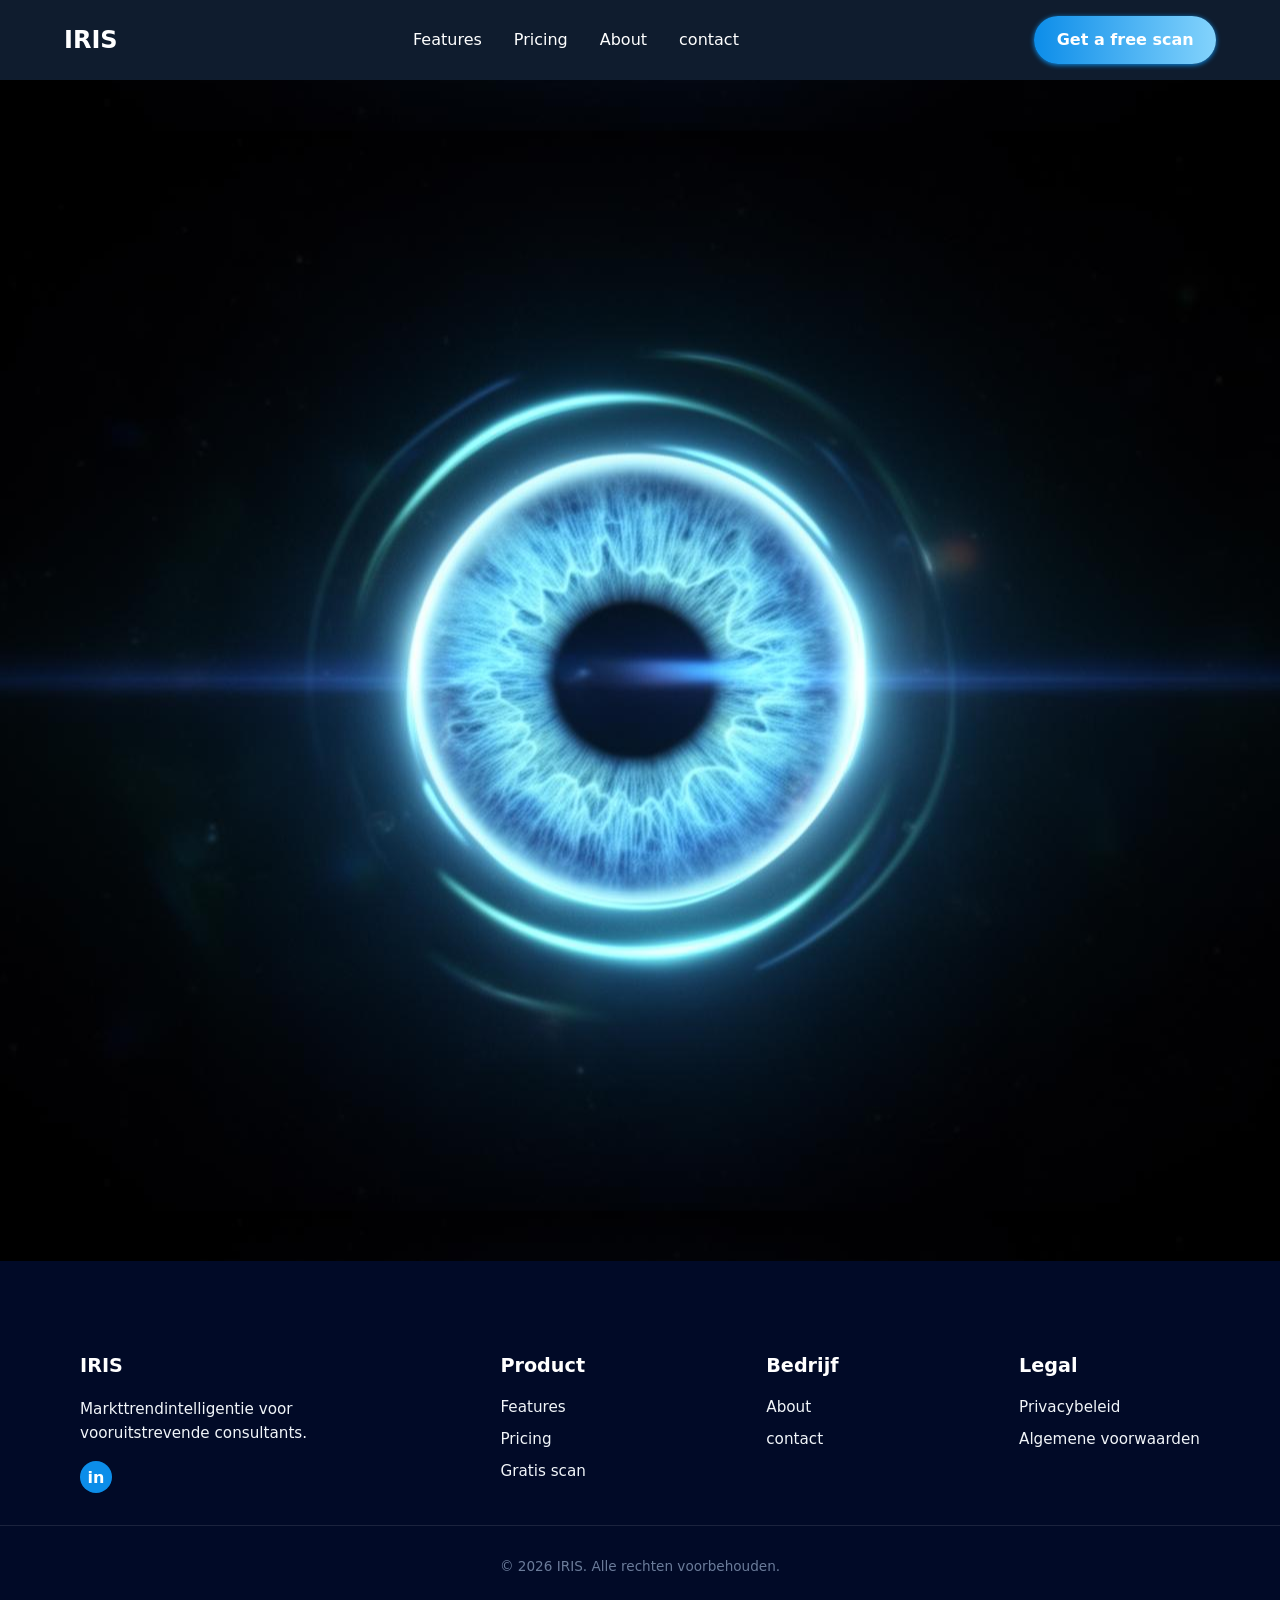
<file: Pages/Pricing.html>
<!DOCTYPE html>
<html lang="nl">
  <head>
    <meta charset="UTF-8" />
    <meta name="viewport" content="width=device-width, initial-scale=1.0" />
    <title>IRIS – Pricing</title>
    <link rel="stylesheet" href="../style.css" />
    <link rel="icon" type="image/x-icon" href="../images/favicon.ico">
  </head>
  <body>
    <header class="site-header">
      <div class="container nav-container">
        <div class="logo"><a class="home-button" href="../index.html">IRIS</a></div>
        <nav class="main-nav">
          <ul>
            <li><a href="Features.html">Features</a></li>
            <li><a href="Pricing.html">Pricing</a></li>
            <li><a href="About.html">About</a></li>
            <li><a href="Contact.html">contact</a></li> 
          </ul>
        </nav>
        <div class="actions">
          <a href="https://docs.google.com/forms/d/e/1FAIpQLSeLOEqtjiaY5nZIv6wPE6rEl34T9l4YHGsAicAakZv-iF4W0w/viewform" class="btn-primary">Get a free scan</a>
        </div>
      </div>
    </header>
    <div class="pricing-back">    
    <section id="pricing" class="pricing-section hidden">
      <div class="pricing-header" data-reveal>
        <p class="pricing-eyebrow">Pricing</p>
        <h2>Choose the plan that fits your team</h2>
        <p class="pricing-sub">Transparante prijzen. Geen verborgen kosten.</p>
      </div>

      <div class="pricing-grid hidden">

        <!-- ── CORE ─────────────────────────────────────────── -->
        <div class="pricing-card" data-reveal="left">
          <div class="card-top">
            <p class="plan-name">Core</p>
            <div class="plan-price">
              <span class="price-amount">€12.000</span>
              <span class="price-period">/year</span>
            </div>
            <p class="plan-desc">For individual consultants getting started with trend tracking.</p>
          </div>

          <ul class="plan-features">
            <li><span class="check">✓</span> €10.000 start costs</li>
            <li><span class="check">✓</span> €500 /month → Data usages</li>
            <li><span class="check">✓</span> Basis scanning</li>
            <li><span class="check">✓</span> Dashboarding</li>
            <li><span class="check">✓</span> Reporting</li>
            <li><span class="check">✓</span> 1 User</li>
          </ul>

          <a href="#scan" class="btn-plan btn-dark">Start free trial</a>
        </div>

        <!-- ── PROFESSIONAL (featured) ───────────────────────── -->
        <div class="pricing-card card-featured" data-reveal>
          <div class="card-top">
            <p class="plan-name">Professional</p>
            <div class="plan-price">
              <span class="price-amount">€24.000</span>
              <span class="price-period">/year</span>
            </div>
            <p class="plan-desc">For teams that need collaborative foresight capabilities.</p>
          </div>

          <ul class="plan-features">
            <li><span class="check">✓</span> €20.000 start costs</li>
            <li><span class="check">✓</span> €1.500 /month → Data usages</li>
            <li><span class="check">✓</span> Scanning</li>
            <li><span class="check">✓</span> Impact classification</li>
            <li><span class="check">✓</span> Scenario building</li>
            <li><span class="check">✓</span> Reporting</li>
            <li><span class="check">✓</span> Multiple users</li>
          </ul>

          <a href="#scan" class="btn-primary">Start free trial</a>
        </div>

        <!-- ── ENTERPRISE ─────────────────────────────────────── -->
        <div class="pricing-card" data-reveal="right">
          <div class="card-top">
            <p class="plan-name">Enterprise</p>
            <div class="plan-price plan-price--range">
              <span class="price-amount">45.000 –<br>60.000 euro</span>
              <span class="price-period price-period--top">/year</span>
            </div>
            <p class="plan-desc">For large organizations with custom foresight needs.</p>
          </div>

          <ul class="plan-features">
            <li><span class="check">✓</span> €35.000 – 50.000 euro start costs</li>
            <li><span class="check">✓</span> €3.000 /month → Data usages</li>
            <li><span class="check">✓</span> Multi businessunit</li>
            <li><span class="check">✓</span> Board reporting</li>
            <li><span class="check">✓</span> Governance</li>
            <li><span class="check">✓</span> Reporting</li>
            <li><span class="check">✓</span> More scenario's</li>
          </ul>

          <a href="#contact" class="btn-plan btn-dark">Contact sales</a>
        </div>
      </div>
      </div>
    </section>
    <footer class="site-footer">
      <div class="container footer-wrapper">
        <div class="footer-col">
          <h4>IRIS</h4>
          <p class="footer-text">
            Markttrendintelligentie voor vooruitstrevende consultants.
          </p>
          <div class="social-links">
            <a href="#https://www.linkedin.com/company/tomorrowlab/posts/?feedView=all" aria-label="LinkedIn">in</a>
          </div>
        </div>
        <div class="footer-col">
          <h4>Product</h4>
          <ul>
            <li><a href="Features.html">Features</a></li>
                  <li><a href="Pricing.html">Pricing</a></li>
            <li><a href="https://docs.google.com/forms/d/e/1FAIpQLSeLOEqtjiaY5nZIv6wPE6rEl34T9l4YHGsAicAakZv-iF4W0w/viewform">Gratis scan</a></li>
          </ul>
        </div>
        <div class="footer-col">
          <h4>Bedrijf</h4>
          <ul>
              <li><a href="About.html">About</a></li>
              <li><a href="Contact.html">contact</a></li> 
          </ul>
        </div>
        <div class="footer-col">
          <h4>Legal</h4>
          <ul>
            <li><a href="#privacy">Privacybeleid</a></li>
            <li><a href="#terms">Algemene voorwaarden</a></li>
          </ul>
        </div>
      </div>
      <div class="footer-bottom">
        <p>© 2026 IRIS. Alle rechten voorbehouden.</p>
      </div>
    </footer>
    <script src="../scripts/main.js"></script>
    <script src="../js.js"></script>
  </body>
</html>
</file>
<file: style.CSS>
/*
  Stijlen voor de IRIS‑remake.  
  De pagina gebruikt CSS‑variabelen voor kleuren en eenvoudige
  lay‑outklassen zodat je de look gemakkelijk kunt aanpassen.  
*/

/* Kleurenpalet */
:root {
  --color-primary: #4f46e5;      /* diep paars/blauw voor call‑to‑action */
  --color-secondary: #0c8de9;    /* iets donkerder blauw voor secundaire knoppen */
  --color-accent: #83d3fc;       /* accentkleur voor badges en hover */
  --color-dark: #0f1c2e;         /* donkerblauwe achtergrond */
  --color-light: #f1f5f9;        /* lichte sectieachtergrond */
  --color-text-dark: #607085;    /* primaire tekstkleur op lichte secties */
  --color-text-light: #ffffff; /* tekstkleur op donkere secties */
  --color-muted: #6b7c9a;        /* secundaire tekstkleur */
  --border-radius: 8px;
  --bg: #eeeeea;
  --grid: rgba(0, 0, 0, 0.06);
  --text: #1f1f1f;
  --muted: #777;
  --line: #111;
  --iris: #c7a334;
  --iris-dark: #9b7d20;
  --empty: transparent;
}

*, :before, :after {
    box-sizing: border-box;
    border-width: 0;
    border-style: solid;
    border-color: #e5e7eb;

/* Algemene opmaak */
html,
body {
  margin: 0;
  padding: 0;
  font-family: Inter, system-ui, sans-serif;
  -webkit-font-smoothing: antialiased;
  line-height: 1.6;
  scroll-behavior: smooth;
}


a {
  color: var(--color-primary);
  text-decoration: none;
}
a:hover {
  color: var(--color-accent);
}

.parallax {
  /* The image used */
  background-image: url('images/iris-orb.jpg');

  /* Full height */
  /* Set a specific height */
  min-height: 500px;

  /* Create the parallax scrolling effect */
  background-attachment: fixed;
  background-position: center;
  background-repeat: no-repeat;
  background-size: cover;
}

.ps-iris {
  display: flex;
  background-color: rgba(0, 0, 0, 0);;
  justify-content: center;
  font-size: 8rem;
  padding-top: 100vh;
  font-family: "Exo 2",system-ui,sans-serif;
  font-weight: 700;
}

/* Containers */
.container {
  width: 90%;
  max-width: 1200px;
  margin: 0 auto;
  padding: 0 1rem;
}

.container-intro {
  max-width: 48rem;
  text-align: center;
  margin-left: auto;
  margin-right: auto;
}

/* ═══════════════════════════════════════════════════════════════
   IRIS – navigatie
   ═══════════════════════════════════════════════════════════════ */

.site-header {
  background-color: var(--color-dark);
  position: sticky;
  top: 0;
  width: 100%;
  z-index: 100;
}

.nav-container {
  display: flex;
  align-items: center;
  justify-content: space-between;
  padding: 1rem 0;
}

.logo {
  font-size: 1.5rem;
  font-weight: bold;
  color: var(--color-text-light);
}

.home-button {
  color: var(--color-text-light);
}

.main-nav ul {
  list-style: none;
  margin: 0;
  padding: 0;
  display: flex;
  gap: 2rem;
}
.main-nav a {
  color: var(--color-text-light);
  font-weight: 500;
  transition: color 0.2s ease-in-out;
}
.main-nav a:hover {
  color: var(--color-accent);
}

.actions {
  display: flex;
  align-items: center;
  gap: 1rem;
}

/* Toon de hamburgermenu knop niet standaard */
.nav-toggle {
  display: none;
}
.link-login {
  color: var(--color-text-light);
  font-weight: 500;
  transition: color 0.2s;
}
.link-login:hover {
  color: var(--color-accent);
}

/* ═══════════════════════════════════════════════════════════════
   IRIS – knoppen
   ═══════════════════════════════════════════════════════════════ */

.btn-primary,
.btn-secondary {
  display: inline-block;
  padding: 0.7rem 1.4rem;
  border-radius: var(--border-radius);
  font-weight: 600;
  transition: background-color 0.2s, color 0.2s;
}

.btn-primary {
  background: linear-gradient(to right, #0c8de9, #83d3fc);
  color: #fff;
  border: none;
  border-radius: 9999px;
  box-shadow: 0 1px 5px 0 #0c8de9;
  z-index: 10;        /* Ensures it sits on top */
  text-align: center;

}
.btn-primary:hover {
  background-color: var(--color-secondary);
}

.btn-secondary {
  background-color: transparent;
  color: var(--color-primary);
  border: 1px solid var(--color-primary);
  /* 1. Make the background semi-transparent */
  background: rgba(255, 255, 255, 0.2);
  
  /* 2. Apply the blur effect */
  backdrop-filter: blur(10px);
  -webkit-backdrop-filter: blur(10px); /* For Safari support */
  
  /* 3. Styling */
  color: white;
  border: 1px solid rgba(255, 255, 255, 0.3);
  border-radius: 50px;
  cursor: pointer;
  transition: background 0.3s ease;
  border-radius: 9999px;
  z-index: 10;        /* Ensures it sits on top */

}
.btn-secondary:hover {
    background: rgba(255, 255, 255, 0.4);

}



/* ═══════════════════════════════════════════════════════════════
   IRIS – Hero
   ═══════════════════════════════════════════════════════════════ */

.hero {
  background-color: var(--ft-dark);
  color: var(--color-text-light);
  position: relative;
}

.hero-content {
  display: flex;
  flex-wrap: wrap;
  align-items: center;
  gap: 2rem;
  padding: 7rem;
}
.hero-text {
  flex: 1 1 500px;
}
.hero-image {
  flex: 1 1 400px;
  text-align: center;
}
/* Hero kunstwerk container */
.hero-art {
  width: 100%;
  height: 400px;
  border-radius: var(--border-radius);
  /* Meerdere radial‑gradients creëren een abstracte digitale gloed */
  background:
    radial-gradient(circle at 30% 40%, rgba(79, 70, 229, 0.8), rgba(79, 70, 229, 0) 60%),
    radial-gradient(circle at 70% 60%, rgba(59, 130, 246, 0.8), rgba(59, 130, 246, 0) 55%),
    radial-gradient(circle at 50% 80%, rgba(147, 51, 234, 0.6), rgba(147, 51, 234, 0) 50%),
    radial-gradient(circle at center, rgba(0, 0, 0, 0.3), transparent 70%);
  background-color: var(--color-dark);
}
.badge {

  margin-bottom: 1rem;
  display: flex;
  justify-content: center;
}
.badge-text {
  display: inline-block;
  background-color: var(--color-secondary);
  color: #fff;
  padding: 0.25rem 0.6rem;
  border-radius: 999px;
  font-size: 0.8rem;
}

.hero-title {
  font-size: 4.5rem;
  margin: 0 0 1rem;
  line-height: 1.2;
  font-family: "Exo 2",system-ui,sans-serif;
  text-align: center;
  color: #ffffff;
}

.text-gradient-iris {
  background: linear-gradient(to right, #0c8de9, #83d3fc);
  -webkit-background-clip: text;
  background-clip: text;
  color: transparent;
}

.hero-subtitle {
  font-size: 1.1rem;
  margin-bottom: 2rem;
  color: var(--color-light);
  max-width: 600px;
  text-align:center;
  margin:0 auto;
  margin-bottom: 2.5rem;

}
.hero-buttons {
  display: flex;
  justify-content: center;
  gap: 1rem;
  padding-bottom: 3rem;
}

/*orb paralex*/

.paralex {

  background-size: cover;
  background-position: center;
  background-attachment: fixed;
}
.bg-iris {
  background: url(images/iris-orb.jpg);
  background-size: 100vh;
  size: auto;
}

.section {
  size: 100vh;
  display: flex;
  justify-content: center;
  align-items: center;

}

/* Intro features */
.intro-features {
  background-color: var(--color-light);
  padding: 4rem 0;
  text-align: center;
}
.intro-features h2 {
  font-size: 3rem;
  line-height: 1;
  margin-bottom: 1rem;
}
.intro-features p {
  font-size: 1.1rem;
  color: var(--color-muted);
  max-width: 700px;
  margin: 0 auto;
}

/* Feature blocks */
.feature-block {
  padding: 4rem 0;
  background-color: var(--color-dark);
  color: var(--color-text-light);
}
.feature-block.reverse {
  background-color: var(--color-light);
  color: var(--color-text-dark);
}

.feature-block-reverse {
  background-color: var(--color-light);
  color: var(--color-text-dark);
}

.feature-wrapper {
  display: flex;
  flex-wrap: wrap;
  align-items: center;
  gap: 2rem;
  background-color: var(--color-light);
}
.feature-block.reverse .feature-image {
  order: 2;
}
.feature-block.reverse .feature-text {
  order: 1;
}
.feature-image {
  flex: 1 1 400px;
  text-align: center;
}
.feature-image img {
  max-width: 100%;
  height: auto;
  border-radius: var(--border-radius);
}
.feature-art {
  width: 100%;
  height: 280px;
  border-radius: var(--border-radius);
  background-color: var(--color-dark);
  position: relative;
  overflow: hidden;
}

/* Variaties voor de drie feature illustraties */
.art-scanning {
  background:
    radial-gradient(circle at 60% 30%, rgba(79, 70, 229, 0.8), rgba(79, 70, 229, 0) 60%),
    radial-gradient(circle at 30% 70%, rgba(59, 130, 246, 0.7), rgba(59, 130, 246, 0) 55%),
    radial-gradient(circle at 80% 80%, rgba(147, 51, 234, 0.6), rgba(147, 51, 234, 0) 50%),
    radial-gradient(circle at center, rgba(0, 0, 0, 0.4), transparent 70%);
  background-image: url(images/iris-radar.jpg);
  background-size: cover;
  background-position: center;
}

.art-dashboard {
  background:
    radial-gradient(circle at 40% 40%, rgba(59, 130, 246, 0.8), rgba(59, 130, 246, 0) 60%),
    radial-gradient(circle at 70% 70%, rgba(79, 70, 229, 0.7), rgba(79, 70, 229, 0) 55%),
    radial-gradient(circle at 20% 80%, rgba(99, 102, 241, 0.6), rgba(99, 102, 241, 0) 50%),
    radial-gradient(circle at center, rgba(0, 0, 0, 0.4), transparent 70%);
  background-image: url(images/iris-dashboard.jpg);
  background-size: cover;
  background-position: center;
}
}

.art-signals {
  background:
    radial-gradient(circle at 70% 40%, rgba(147, 51, 234, 0.8), rgba(147, 51, 234, 0) 60%),
    radial-gradient(circle at 30% 60%, rgba(79, 70, 229, 0.7), rgba(79, 70, 229, 0) 55%),
    radial-gradient(circle at 50% 80%, rgba(59, 130, 246, 0.6), rgba(59, 130, 246, 0) 50%),
    radial-gradient(circle at center, rgba(0, 0, 0, 0.4), transparent 70%);
  background-image: url(images/iris-network.jpg);
  background-size: cover;
  background-position: center;
}
.feature-text {
  flex: 1 1 500px;
}
.feature-text h3 {
  font-size: 1.6rem;
  margin-bottom: 0.5rem;
}
.feature-text p {
  font-size: 1rem;
  margin-bottom: 1rem;
  color: inherit;
}
.link-learn {
  font-weight: 600;
  color: inherit;
  border-bottom: 2px solid currentColor;
  padding-bottom: 0.1rem;
  transition: color 0.2s;
}
.link-learn:hover {
  color: var(--color-accent);
}

/* ═══════════════════════════════════════════════════════════════
   IRIS – why iris
   ═══════════════════════════════════════════════════════════════ */

  .why-iris {
  background-color: var(--color-light);
  padding: 4rem 0;
  text-align: center;
}
.why-iris h2 {
  font-size: 2rem;
  margin-bottom: 0.5rem;
  color: var(--color-primary);
}
.why-iris .why-subtitle {
  font-size: 1.5rem;
  margin-bottom: 2rem;
  color: var(--color-text-dark);
}
.why-grid {
  display: flex;
  flex-wrap: wrap;
  justify-content: center;
  gap: 2rem;
}
.why-card {
  background-color: #fff;
  border-radius: var(--border-radius);
  padding: 2rem;
  flex: 1 1 250px;
  max-width: 320px;
  box-shadow: 0 4px 0.75rem rgba(0, 0, 0, 0.06);
  text-align: center;
}
.icon-circle {
  width: 4rem;
  height: 4rem;
  border-radius: 50%;
  background-color: var(--color-primary);
  display: flex;
  align-items: center;
  justify-content: center;
  font-size: 1.8rem;
  color: #fff;
  margin: 0 auto 1rem;
}
.why-card h4 {
  font-size: 1.2rem;
  margin-bottom: 0.5rem;
}
.why-card p {
  font-size: 0.95rem;
  color: var(--color-muted);
}

/* Call to action */
.cta {
  background-color: var(--color-dark);
  color: var(--color-text-light);
  padding: 4rem 0;
}
.cta-wrapper {
  display: flex;
  flex-wrap: wrap;
  align-items: center;
  justify-content: space-between;
  gap: 2rem;
}
.cta-text h2 {
  font-size: 2rem;
  margin-bottom: 0.5rem;
}
.cta-text p {
  font-size: 1.1rem;
  color: var(--color-light);
}
.cta-buttons {
  display: flex;
  gap: 1rem;
}

/* ═══════════════════════════════════════════════════════════════
   IRIS – footer
   ═══════════════════════════════════════════════════════════════ */

.site-footer {
  background-color: #010a27;
  color: var(--color-text-light);
  padding-top: 4rem;
}
.footer-wrapper {
  display: flex;
  flex-wrap: wrap;
  gap: 2rem;
  justify-content: space-between;
}
.footer-col h4 {
  margin-bottom: 0.8rem;
  font-size: 1.2rem;
  color: #fff;
}
.footer-col ul {
  list-style: none;
  padding: 0;
  margin: 0;
}
.footer-col ul li {
  margin-bottom: 0.4rem;
}
.footer-col ul a {
  color: var(--color-light);
  font-size: 0.95rem;
}
.footer-col ul a:hover {
  color: var(--color-accent);
}
.footer-text {
  font-size: 0.95rem;
  color: var(--color-light);
  max-width: 240px;
  margin-bottom: 1rem;
}
.social-links {
  display: flex;
  gap: 0.5rem;
}
.social-links a {
  width: 32px;
  height: 32px;
  border-radius: 50%;
  background-color: var(--color-primary);
  color: #fff;
  display: flex;
  align-items: center;
  justify-content: center;
  font-weight: bold;
  transition: background-color 0.2s;
}
.social-links a:hover {
  background-color: var(--color-secondary);
}
.footer-bottom {
  margin-top: 2rem;
  text-align: center;
  border-top: 1px solid rgba(255, 255, 255, 0.1);
  padding: 1rem 0;
  font-size: 0.85rem;
  color: var(--color-muted);
}

/** about **/

/* ═══════════════════════════════════════════════════════════════
   IRIS – About
   ═══════════════════════════════════════════════════════════════ */


/* ═══════════════════════════════════════════════════════════════
   IRIS – About page styles
   Gebruik samen met styles/main.css en styles/scroll-effects.css
   ═══════════════════════════════════════════════════════════════ */

@import url('https://fonts.googleapis.com/css2?family=Sora:wght@300;400;600;700&family=DM+Sans:ital,wght@0,400;0,500;1,400&display=swap');

/* ─── Tokens (overschrijft / vult aan main.css) ──────────────── */

:root {
  --ab-bg:           #f0f4f9;
  --ab-dark:         #0f1623;
  --ab-dark-2:       #141e2e;
  --ab-blue:         #3b82f6;
  --ab-blue-dim:     rgba(59,130,246,0.12);
  --ab-text:         #0f1623;
  --ab-muted:        #6b7280;
  --ab-light:        #ffffff;
  --ab-light-dim:    rgba(255,255,255,0.62);
  --ab-border:       rgba(0,0,0,0.07);
  --ab-border-light: rgba(255,255,255,0.1);
  --ab-radius:       20px;
  --ab-font-display: 'Sora', sans-serif;
  --ab-font-body:    'DM Sans', sans-serif;
  --ab-max-w:        1120px;
  --ab-gap:          clamp(48px, 8vw, 96px);
}

/* ─── Reset scope ────────────────────────────────────────────── */

.about-page *, .about-page *::before, .about-page *::after {
  box-sizing: border-box;
}

.about-page {
  font-family: var(--ab-font-body);
  color: var(--ab-text);
  background: var(--ab-bg);
}

/* ─── Shared container ───────────────────────────────────────── */

.ab-container {
  width: 100%;
  max-width: var(--ab-max-w);
  margin: 0 auto;
  padding: 0 clamp(20px, 5vw, 48px);
}

/* ─── Shared typography helpers ──────────────────────────────── */

.ab-eyebrow {
  font-family: var(--ab-font-display);
  font-size: 12px;
  font-weight: 600;
  letter-spacing: 0.14em;
  text-transform: uppercase;
  color: var(--ab-blue);
  margin-bottom: 16px;
}

.ab-eyebrow--center { text-align: center; }

.ab-kicker {
  display: inline-block;
  font-family: var(--ab-font-display);
  font-size: 11px;
  font-weight: 600;
  letter-spacing: 0.14em;
  text-transform: uppercase;
  color: var(--ab-blue);
  margin-bottom: 20px;
}

.ab-kicker--light { color: rgba(255,255,255,0.5); }

.ab-highlight {
  color: var(--ab-blue);
}

.ab-highlight--blue {
  background: linear-gradient(90deg, #60a5fa, #3b82f6);
  -webkit-background-clip: text;
  -webkit-text-fill-color: transparent;
  background-clip: text;
}


/* ══════════════════════════════════════════════════════════════
   1. HERO
   ══════════════════════════════════════════════════════════════ */

.ab-hero {
  position: relative;
  background: var(--ab-dark);
  overflow: hidden;
  padding: clamp(80px, 12vw, 140px) 0 clamp(80px, 10vw, 120px);
}

/* Decoratieve lijnen achtergrond */
.ab-hero__bg-lines {
  position: absolute;
  inset: 0;
  display: flex;
  justify-content: space-around;
  pointer-events: none;
}

.ab-hero__bg-lines span {
  display: block;
  width: 1px;
  height: 100%;
  background: linear-gradient(
    to bottom,
    transparent 0%,
    rgba(59,130,246,0.14) 30%,
    rgba(59,130,246,0.14) 70%,
    transparent 100%
  );
}

.ab-hero .ab-eyebrow {
  color: rgba(59,130,246,0.85);
}

.ab-hero__title {
  font-family: var(--ab-font-display);
  font-size: clamp(38px, 6.5vw, 76px);
  font-weight: 700;
  line-height: 1.08;
  letter-spacing: -0.025em;
  color: var(--ab-light);
  margin-bottom: 28px;
  max-width: 800px;
}

.ab-hero__title em {
  font-style: italic;
  font-weight: 300;
  color: rgba(255,255,255,0.72);
}

.ab-hero__lead {
  font-size: clamp(16px, 2vw, 19px);
  line-height: 1.65;
  color: var(--ab-light-dim);
  max-width: 620px;
}


/* ══════════════════════════════════════════════════════════════
   2 & 3. SPLIT SECTIES (missie / visie)
   ══════════════════════════════════════════════════════════════ */

.ab-split {
  padding: var(--ab-gap) 0;
}

.ab-split--light {
  background: var(--ab-light);
}

.ab-split--dark {
  background: var(--ab-dark-2);
}

.ab-split__grid {
  display: grid;
  grid-template-columns: 180px 1fr;
  gap: 48px;
  align-items: start;
}

.ab-split__label {
  padding-top: 8px;
}

.ab-split__body h2 {
  font-family: var(--ab-font-display);
  font-size: clamp(22px, 3.2vw, 36px);
  font-weight: 700;
  line-height: 1.2;
  letter-spacing: -0.02em;
  color: var(--ab-text);
  margin-bottom: 24px;
}

.ab-split__body--light h2 {
  color: var(--ab-light);
}

.ab-split__body p {
  font-size: 16px;
  line-height: 1.75;
  color: var(--ab-muted);
  margin-bottom: 16px;
  max-width: 600px;
}

.ab-split__body--light p {
  color: var(--ab-light-dim);
}

.ab-split__body p:last-child { margin-bottom: 0; }


/* ══════════════════════════════════════════════════════════════
   4. WAARDEN GRID
   ══════════════════════════════════════════════════════════════ */

.ab-values {
  background: var(--ab-bg);
  padding: var(--ab-gap) 0;
}

.ab-values__title {
  font-family: var(--ab-font-display);
  font-size: clamp(24px, 3.5vw, 40px);
  font-weight: 700;
  text-align: center;
  letter-spacing: -0.02em;
  margin-bottom: clamp(40px, 6vw, 64px);
}

.ab-values__grid {
  display: grid;
  grid-template-columns: repeat(2, 1fr);
  gap: 24px;
}

.ab-value-card {
  background: var(--ab-light);
  border: 1.5px solid var(--ab-border);
  border-radius: var(--ab-radius);
  padding: 36px 32px;
  transition: box-shadow 0.3s ease, transform 0.3s ease;
}

.ab-value-card:hover {
  box-shadow: 0 12px 40px rgba(0,0,0,0.08);
  transform: translateY(-4px);
}

.ab-value-card__num {
  font-family: var(--ab-font-display);
  font-size: 12px;
  font-weight: 700;
  letter-spacing: 0.1em;
  color: var(--ab-blue);
  margin-bottom: 16px;
}

.ab-value-card h3 {
  font-family: var(--ab-font-display);
  font-size: 18px;
  font-weight: 700;
  color: var(--ab-text);
  margin-bottom: 12px;
}

.ab-value-card p {
  font-size: 14px;
  line-height: 1.7;
  color: var(--ab-muted);
}


/* ══════════════════════════════════════════════════════════════
   5. TOMORROWLAB ORIGINE
   ══════════════════════════════════════════════════════════════ */

.ab-origin {
  background: var(--ab-dark);
  padding: var(--ab-gap) 0;
}

.ab-origin__grid {
  display: grid;
  grid-template-columns: 220px 1fr;
  gap: 72px;
  align-items: center;
}

/* Visuele kolom */
.ab-origin__visual {
  display: flex;
  flex-direction: column;
  align-items: center;
}

.ab-origin__badge {
  position: relative;
  width: 88px;
  height: 88px;
  border-radius: 50%;
  background: var(--ab-dark-2);
  border: 2px solid rgba(59,130,246,0.35);
  display: flex;
  align-items: center;
  justify-content: center;
}

.ab-origin__badge--iris {
  border-color: rgba(59,130,246,0.6);
  background: rgba(59,130,246,0.12);
}

.ab-origin__badge-logo {
  font-family: var(--ab-font-display);
  font-size: 20px;
  font-weight: 700;
  color: var(--ab-light-dim);
  letter-spacing: 0.04em;
}

.ab-origin__badge-logo--iris {
  color: var(--ab-blue);
}

/* Pulserende ringen */
.ab-origin__badge-ring {
  position: absolute;
  border-radius: 50%;
  border: 1px solid rgba(59,130,246,0.2);
  animation: ring-pulse 3s ease-out infinite;
}

.ab-origin__badge-ring--1 {
  width: 120px; height: 120px;
  animation-delay: 0s;
}

.ab-origin__badge-ring--2 {
  width: 160px; height: 160px;
  animation-delay: 1s;
}

@keyframes ring-pulse {
  0%   { opacity: 0.6; transform: scale(0.85); }
  100% { opacity: 0;   transform: scale(1.1); }
}

/* Gestippelde verbindingslijn */
.ab-origin__connector {
  width: 2px;
  height: 80px;
  margin: 12px 0;
}

.ab-origin__connector svg {
  width: 100%;
  height: 100%;
}

/* Tekst kolom */
.ab-origin__body h2 {
  font-family: var(--ab-font-display);
  font-size: clamp(26px, 3.5vw, 42px);
  font-weight: 700;
  line-height: 1.15;
  letter-spacing: -0.02em;
  color: var(--ab-light);
  margin-bottom: 24px;
}

.ab-origin__body .ab-highlight {
  background: linear-gradient(90deg, #60a5fa, #93c5fd);
  -webkit-background-clip: text;
  -webkit-text-fill-color: transparent;
  background-clip: text;
}

.ab-origin__body p {
  font-size: 15px;
  line-height: 1.75;
  color: var(--ab-light-dim);
  margin-bottom: 16px;
  max-width: 560px;
}

.ab-origin__body p strong {
  color: rgba(255,255,255,0.85);
  font-weight: 600;
}

.ab-link-ext {
  display: inline-flex;
  align-items: center;
  gap: 8px;
  margin-top: 8px;
  font-family: var(--ab-font-display);
  font-size: 14px;
  font-weight: 600;
  color: var(--ab-blue);
  text-decoration: none;
  transition: gap 0.2s ease, opacity 0.2s ease;
}

.ab-link-ext:hover {
  gap: 12px;
  opacity: 0.8;
}


/* ══════════════════════════════════════════════════════════════
   6. STATS BALK
   ══════════════════════════════════════════════════════════════ */

.ab-stats {
  background: var(--ab-light);
  border-top: 1.5px solid var(--ab-border);
  border-bottom: 1.5px solid var(--ab-border);
  padding: clamp(48px, 6vw, 72px) 0;
}

.ab-stats__grid {
  display: grid;
  grid-template-columns: repeat(4, 1fr);
  gap: 32px;
}

.ab-stat {
  display: flex;
  flex-direction: column;
  align-items: center;
  text-align: center;
  gap: 8px;
}

.ab-stat__num {
  font-family: var(--ab-font-display);
  font-size: clamp(32px, 4vw, 48px);
  font-weight: 700;
  letter-spacing: -0.03em;
  color: var(--ab-dark);
  line-height: 1;
}

.ab-stat__label {
  font-size: 13px;
  color: var(--ab-muted);
  line-height: 1.4;
}


/* ══════════════════════════════════════════════════════════════
   7. CTA
   ══════════════════════════════════════════════════════════════ */

.ab-cta {
  background: var(--ab-bg);
  padding: var(--ab-gap) 0;
}

.ab-cta__inner {
  background: var(--ab-dark);
  border-radius: 28px;
  padding: clamp(48px, 7vw, 80px) clamp(32px, 6vw, 72px);
  text-align: center;
  border: 1.5px solid rgba(59,130,246,0.25);
  box-shadow: 0 32px 80px rgba(0,0,0,0.18);
}

.ab-cta__inner h2 {
  font-family: var(--ab-font-display);
  font-size: clamp(26px, 4vw, 42px);
  font-weight: 700;
  color: var(--ab-light);
  letter-spacing: -0.02em;
  margin-bottom: 14px;
}

.ab-cta__inner p {
  font-size: 16px;
  color: var(--ab-light-dim);
  margin-bottom: 36px;
}

.ab-cta__buttons {
  display: flex;
  gap: 16px;
  justify-content: center;
  flex-wrap: wrap;
}

/* Buttons — vallen terug op main.css .btn-primary / .btn-secondary */
.ab-cta__buttons .btn-primary,
.ab-cta__buttons .btn-secondary {
  padding: 14px 28px;
  border-radius: 12px;
  font-family: var(--ab-font-display);
  font-size: 15px;
  font-weight: 600;
  text-decoration: none;
  transition: opacity 0.2s, transform 0.2s;
}

.ab-cta__buttons .btn-primary {
  background: var(--ab-blue);
  color: #fff;
  box-shadow: 0 4px 20px rgba(59,130,246,0.35);
}

.ab-cta__buttons .btn-secondary {
  background: rgba(255,255,255,0.08);
  color: rgba(255,255,255,0.8);
  border: 1.5px solid rgba(255,255,255,0.14);
}

.ab-cta__buttons .btn-primary:hover,
.ab-cta__buttons .btn-secondary:hover {
  opacity: 0.85;
  transform: scale(0.985);
}


/* ══════════════════════════════════════════════════════════════
   SCROLL REVEAL  (syncs met main.js)
   ══════════════════════════════════════════════════════════════ */

[data-reveal] {
  opacity: 0;
  transform: translateY(44px);
  transition:
    opacity 0.75s cubic-bezier(0.22, 1, 0.36, 1),
    transform 0.75s cubic-bezier(0.22, 1, 0.36, 1);
}

[data-reveal="fade"]  { transform: translateY(0); }
[data-reveal="left"]  { transform: translateX(-44px); }
[data-reveal="right"] { transform: translateX(44px); }
[data-reveal="scale"] { transform: scale(0.94); }

[data-reveal].is-visible {
  opacity: 1;
  transform: translate(0) scale(1);
}


/* ══════════════════════════════════════════════════════════════
   RESPONSIVE
   ══════════════════════════════════════════════════════════════ */

@media (max-width: 860px) {
  .ab-split__grid {
    grid-template-columns: 1fr;
    gap: 8px;
  }

  .ab-split__label {
    padding-top: 0;
  }

  .ab-origin__grid {
    grid-template-columns: 1fr;
    gap: 40px;
  }

  .ab-origin__visual {
    flex-direction: row;
    gap: 16px;
    justify-content: flex-start;
  }

  .ab-origin__connector {
    width: 80px;
    height: 2px;
    margin: 0;
  }

  .ab-origin__connector svg {
    transform: rotate(90deg);
  }

  .ab-values__grid {
    grid-template-columns: 1fr;
  }

  .ab-stats__grid {
    grid-template-columns: repeat(2, 1fr);
  }
}

@media (max-width: 520px) {
  .ab-stats__grid {
    grid-template-columns: 1fr 1fr;
    gap: 24px;
  }
}

@media (prefers-reduced-motion: reduce) {
  [data-reveal] { opacity: 1; transform: none; transition: none; }
  .ab-value-card,
  .ab-origin__badge-ring { animation: none; transition: none; }
}



/** Pricing **/

/* ═══════════════════════════════════════════════════════════════
   IRIS – Pricing section
   ═══════════════════════════════════════════════════════════════ */


/* ─── Section wrapper ─────────────────────────────────────────── */

.pricing-section {
  width: 100%;
  max-width: 1160px;
  margin: 0 auto;
  padding: 6rem 1.5rem;
  color: white;
}

.pricing-back {
  background-image: url(images/iris-orb.jpg);
  background-position: center;
}

/* ─── Header ──────────────────────────────────────────────────── */

.pricing-header {
  text-align: center;
  margin-bottom: 4rem;
}

.pricing-eyebrow {
  font-family: var(--font-display);
  font-size: 13px;
  font-weight: 600;
  letter-spacing: 0.12em;
  text-transform: uppercase;
  color: var(--blue-accent);
  margin-bottom: 0.75rem;
}

.pricing-header h2 {
  font-family: var(--font-display);
  font-size: 3rem;
  font-weight: 700;
  color: var(--text-primary);
  line-height: 1.15;
  margin-bottom: 0.75rem;
}

.pricing-sub {
  font-size: 1rem;
  color: white;
}

/* ─── Grid ────────────────────────────────────────────────────── */

.pricing-grid {
  display: grid;
  grid-template-columns: repeat(3, 1fr);
  gap: 1.5rem;
  align-items: center;
}

/* ─── Card base ───────────────────────────────────────────────── */

.pricing-card {
  background: rgba(0, 0, 0, 0.5);
  border-radius: white;
  padding: 40px 2.25rem;
  display: flex;
  flex-direction: column;
  gap: 32px;
  border: 1.5px solid rgba(0, 0, 0, 0.07);
  transition: box-shadow 0.3s ease, transform 0.3s ease;
}

.pricing-card:hover {
  box-shadow: 0 16px 48px rgba(0, 0, 0, 0.1);
  transform: translateY(-4px);
}

/* ─── Featured card ───────────────────────────────────────────── */

.card-featured {
  background: rgba(0, 0, 0, 0.5);
  border: white;
  padding: 52px 2.25rem;
  box-shadow: 0 1.5rem 4rem rgba(59, 130, 246, 0.22);
}

.card-featured:hover {
  box-shadow: 0 32px 80px rgba(59, 130, 246, 0.32);
  transform: translateY(-6px);
}

/* ─── Card top ────────────────────────────────────────────────── */

.card-top {
  display: flex;
  flex-direction: column;
  gap: 10px;
}

.plan-name {
  font-family: var(--font-display);
  font-size: 18px;
  font-weight: 700;
  color: var(--text-primary);
}

.card-featured .plan-name {
  color: var(--text-light);
}

.plan-price {
  display: flex;
  align-items: baseline;
  gap: 6px;
  flex-wrap: wrap;
}

.plan-price--range {
  align-items: flex-start;
}

.price-amount {
  font-family: var(--font-display);
  font-size: clamp(30px, 4vw, 40px);
  font-weight: 700;
  color: var(--text-primary);
  line-height: 1.1;
  letter-spacing: -0.02em;
}

.card-featured .price-amount {
  color: var(--text-light);
}

.price-period {
  font-size: 14px;
  color: var(--text-muted);
  font-weight: 500;
}

.card-featured .price-period {
  color: var(--text-light-dim);
}

.price-period--top {
  align-self: flex-start;
  margin-top: 4px;
}

.plan-desc {
  font-size: 14px;
  color: var(--text-muted);
  line-height: 1.55;
}

.card-featured .plan-desc {
  color: var(--text-light-dim);
}

/* ─── Feature list ────────────────────────────────────────────── */

.plan-features {
  list-style: none;
  display: flex;
  flex-direction: column;
  gap: 14px;
  flex: 1;
}

.plan-features li {
  display: flex;
  align-items: flex-start;
  gap: 10px;
  font-size: 14px;
  color: var(--text-primary);
  line-height: 1.45;
}

.card-featured .plan-features li {
  color: var(--text-light);
}

.check {
  color: var(--check-blue);
  font-size: 13px;
  font-weight: 700;
  flex-shrink: 0;
  margin-top: 1px;
}

/* ─── Buttons ─────────────────────────────────────────────────── */

.btn-plan {
  display: block;
  text-align: center;
  padding: 15px 1.5rem;
  border-radius: 0.75rem;
  font-family: var(--font-display);
  font-size: 15px;
  font-weight: 600;
  text-decoration: none;
  transition: opacity 0.2s ease, transform 0.2s ease;
  cursor: pointer;
}

.btn-plan:hover {
  opacity: 0.88;
  transform: scale(0.985);
}

.btn-dark {
  background: var(--color-dark);
  color: #ffffff;
}

.btn-blue {
  background: var(--color-accent);
  color: #ffffff;
  box-shadow: 0 4px 20px rgba(59, 130, 246, 0.38);
}

/* ─── Scroll reveal (syncs met main.js) ──────────────────────── */

[data-reveal] {
  opacity: 0;
  transform: translateY(40px);
  transition:
    opacity 0.75s cubic-bezier(0.22, 1, 0.36, 1),
    transform 0.75s cubic-bezier(0.22, 1, 0.36, 1);
}

[data-reveal="left"]  { transform: translateX(-40px); }
[data-reveal="right"] { transform: translateX(40px); }

[data-reveal].is-visible {
  opacity: 1;
  transform: translate(0);
}

/* ─── Responsive ──────────────────────────────────────────────── */

@media (max-width: 900px) {
  .pricing-grid {
    grid-template-columns: 1fr;
    max-width: 480px;
    margin: 0 auto;
  }

  .card-featured {
    padding: 2.75rem 2.25rem;
    order: -1;
  }
}

@media (prefers-reduced-motion: reduce) {
  [data-reveal] { opacity: 1; transform: none; transition: none; }
  .pricing-card,
  .card-featured { transition: none; }
}



@keyframes appear {
from {
  opacity: 0;
  clip-path: inset(100% 100% 0 0);
        }
  to {
  opacity: 1;
  clip-path: inset(0 0 0 0);
  }
  }

.hidden {
  opacity: 0;
  transform: translateY(50px);
  transition: all 0.6s ease-out; /* Smooth easing */
  filter: blur(5px);
}
.show {
  opacity: 1;
  transform: translateY(0);
  filter: blur(0);
}



/** Features **/

/* ═══════════════════════════════════════════════════════════════
   IRIS – Feature section
   ═══════════════════════════════════════════════════════════════ */

/* ═══════════════════════════════════════════════════════════════
   IRIS – Features page styles
   ═══════════════════════════════════════════════════════════════ */

@import url('https://fonts.googleapis.com/css2?family=Sora:wght@300;400;600;700&family=DM+Sans:ital,wght@0,400;0,500;1,400&display=swap');

/* ─── Tokens ─────────────────────────────────────────────────── */

:root {
  --ft-bg:         #f0f4f9;
  --ft-light:      #ffffff;
  --ft-dark:       #0f1623;
  --ft-dark-2:     #141e2e;
  --ft-blue:       #3b82f6;
  --ft-blue-soft:  rgba(59, 130, 246, 0.12);
  --ft-teal:       #14b8a6;
  --ft-slate:      #64748b;
  --ft-text:       #0f1623;
  --ft-muted:      #6b7280;
  --ft-muted-l:    rgba(255,255,255,0.55);
  --ft-border:     rgba(0,0,0,0.07);
  --ft-border-l:   rgba(255,255,255,0.1);
  --ft-radius:     20px;
  --ft-display:    'Sora', sans-serif;
  --ft-body:       'DM Sans', sans-serif;
  --ft-max:        1120px;
  --ft-pad:        clamp(20px, 5vw, 48px);
  --ft-gap:        clamp(64px, 9vw, 112px);
}

/* ─── Base ───────────────────────────────────────────────────── */

.features-page *, .features-page *::before, .features-page *::after {
  box-sizing: border-box;
}

.features-page {
  font-family: var(--ft-body);
  color: var(--ft-text);
  background: var(--ft-bg);
}

.ft-container {
  width: 100%;
  max-width: var(--ft-max);
  margin: 0 auto;
  padding: 0 var(--ft-pad);
}

.ft-eyebrow {
  font-family: var(--ft-display);
  font-size: 11px;
  font-weight: 600;
  letter-spacing: 0.16em;
  text-transform: uppercase;
  color: var(--ft-blue);
  margin-bottom: 14px;
}

.ft-eyebrow--center { text-align: center; }

.ft-kicker {
  display: block;
  font-family: var(--ft-display);
  font-size: 11px;
  font-weight: 700;
  letter-spacing: 0.14em;
  text-transform: uppercase;
  margin-bottom: 18px;
}

.ft-kicker--blue  { color: var(--ft-blue); }
.ft-kicker--dark  { color: var(--ft-blue); }


/* ══════════════════════════════════════════════════════════════
   1. HERO
   ══════════════════════════════════════════════════════════════ */

.ft-hero {
  position: relative;
  background: var(--ft-dark);
  overflow: hidden;
  padding: clamp(80px, 12vw, 140px) 0 clamp(64px, 8vw, 96px);
}

.ft-hero__glow {
  position: absolute;
  top: -120px;
  left: 50%;
  transform: translateX(-50%);
  width: 700px;
  height: 400px;
  background: radial-gradient(ellipse, rgba(59,130,246,0.18) 0%, transparent 70%);
  pointer-events: none;
}

.ft-hero__title {
  font-family: var(--ft-display);
  font-size: clamp(36px, 6vw, 70px);
  font-weight: 700;
  line-height: 1.08;
  letter-spacing: -0.025em;
  color: #fff;
  margin-bottom: 24px;
  max-width: 780px;
}

.ft-hero__title-dim {
  color: rgba(255,255,255,0.42);
  font-weight: 300;
}

.ft-hero__sub {
  font-size: clamp(15px, 1.8vw, 18px);
  line-height: 1.7;
  color: var(--ft-muted-l);
  max-width: 580px;
  margin-bottom: 40px;
}

/* Pill navigatie */
.ft-pill-nav {
  display: flex;
  flex-wrap: wrap;
  gap: 10px;
}

.ft-pill {
  display: inline-block;
  padding: 8px 18px;
  border-radius: 999px;
  border: 1.5px solid var(--ft-border-l);
  font-family: var(--ft-display);
  font-size: 13px;
  font-weight: 600;
  color: rgba(255,255,255,0.7);
  text-decoration: none;
  transition: background 0.2s, color 0.2s, border-color 0.2s;
}

.ft-pill:hover {
  background: var(--ft-blue-soft);
  border-color: var(--ft-blue);
  color: #fff;
}


/* ══════════════════════════════════════════════════════════════
   2. MINI CARD OVERVIEW GRID
   ══════════════════════════════════════════════════════════════ */

.ft-overview {
  background: var(--ft-light);
  padding: var(--ft-gap) 0;
  border-bottom: 1.5px solid var(--ft-border);
}

.ft-overview__grid {
  display: grid;
  grid-template-columns: repeat(4, 1fr);
  gap: 20px;
}

.ft-mini-card {
  padding: 28px 24px;
  border: 1.5px solid var(--ft-border);
  border-radius: var(--ft-radius);
  transition: box-shadow 0.25s, transform 0.25s, border-color 0.25s;
  cursor: default;
}

.ft-mini-card:hover {
  box-shadow: 0 8px 32px rgba(59,130,246,0.1);
  border-color: rgba(59,130,246,0.3);
  transform: translateY(-3px);
}

.ft-mini-card__icon {
  font-size: 24px;
  margin-bottom: 12px;
}

.ft-mini-card h3 {
  font-family: var(--ft-display);
  font-size: 15px;
  font-weight: 700;
  color: var(--ft-text);
  margin-bottom: 6px;
}

.ft-mini-card p {
  font-size: 13px;
  line-height: 1.55;
  color: var(--ft-muted);
}


/* ══════════════════════════════════════════════════════════════
   FEATURE BLOCKS — gedeelde structuur
   ══════════════════════════════════════════════════════════════ */

.ft-block {
  padding: var(--ft-gap) 0;
}

.ft-block--light { background: var(--ft-light); }
.ft-block--dark  { background: var(--ft-dark); }

.ft-block__grid {
  display: grid;
  grid-template-columns: 1fr 1fr;
  gap: clamp(40px, 6vw, 96px);
  align-items: center;
}

.ft-block__grid-2 {
  display: block;
  grid-template-columns: 1fr 1fr;
  gap: clamp(40px, 6vw, 96px);
  align-items: center;
}

.ft-block__grid--reverse .ft-block__visual { order: 2; }
.ft-block__grid--reverse .ft-block__body   { order: 1; }

/* Body tekst */
.ft-block__body h2 {
  font-family: var(--ft-display);
  font-size: clamp(26px, 3.5vw, 42px);
  font-weight: 700;
  line-height: 1.15;
  letter-spacing: -0.02em;
  color: var(--ft-text);
  margin-bottom: 20px;
}

.ft-block--dark .ft-block__body h2 {
  color: #fff;
}

.ft-block__body p {
  font-size: 15px;
  line-height: 1.75;
  color: var(--ft-muted);
  margin-bottom: 28px;
}

.ft-block--dark .ft-block__body p {
  color: var(--ft-muted-l);
}

/* Feature lijst */
.ft-list {
  list-style: none;
  padding: 0;
  display: flex;
  flex-direction: column;
  gap: 13px;
}

.ft-list li {
  display: flex;
  align-items: flex-start;
  gap: 10px;
  font-size: 14px;
  line-height: 1.55;
  color: rgba(255,255,255,0.75);
}

.ft-list--dark li {
  color: var(--ft-muted);
}

.ft-list li strong {
  color: rgba(255,255,255,0.92);
  font-weight: 600;
}

.ft-list--dark li strong {
  color: var(--ft-text);
}

.ft-check {
  color: var(--ft-blue);
  font-size: 13px;
  font-weight: 700;
  flex-shrink: 0;
  margin-top: 1px;
}

.ft-check--dark {
  color: var(--ft-blue);
}


/* ══════════════════════════════════════════════════════════════
   FEATURE ARTS — de illustratieve elementen
   ══════════════════════════════════════════════════════════════ */

.ft-art {
  width: 100%;
  aspect-ratio: 1 / 0.85;
  border-radius: 24px;
  position: relative;
  overflow: hidden;
  display: flex;
  align-items: center;
  justify-content: center;
}

/* ── Scanning art ── */
.ft-art--scanning {
  background: var(--ft-dark-2);
  border: 1.5px solid var(--ft-border-l);
}

.ft-scan-ring {
  position: absolute;
  border-radius: 50%;
  border: 1px solid rgba(59,130,246,0.25);
  animation: scan-pulse 4s ease-out infinite;
}

.ft-scan-ring--1 { width: 100px; height: 100px; animation-delay: 0s; }
.ft-scan-ring--2 { width: 180px; height: 180px; animation-delay: 0.8s; }
.ft-scan-ring--3 { width: 270px; height: 270px; animation-delay: 1.6s; }

@keyframes scan-pulse {
  0%   { opacity: 0.7; transform: scale(0.88); }
  100% { opacity: 0;   transform: scale(1.08); }
}

.ft-scan-center {
  position: relative;
  z-index: 2;
  width: 52px; height: 52px;
  background: var(--ft-blue);
  border-radius: 50%;
  display: flex;
  align-items: center;
  justify-content: center;
  font-family: var(--ft-display);
  font-size: 13px;
  font-weight: 700;
  color: #fff;
  box-shadow: 0 0 32px rgba(59,130,246,0.4);
}

.ft-signal {
  position: absolute;
  background: rgba(255,255,255,0.06);
  border: 1px solid rgba(255,255,255,0.1);
  border-radius: 8px;
  padding: 6px 12px;
  font-size: 12px;
  color: rgba(255,255,255,0.65);
  white-space: nowrap;
  animation: signal-float 5s ease-in-out infinite;
}

.ft-signal--1 { top: 15%; left: 8%;   animation-delay: 0s; }
.ft-signal--2 { top: 12%; right: 8%;  animation-delay: 1.2s; }
.ft-signal--3 { bottom: 18%; left: 6%; animation-delay: 0.6s; }
.ft-signal--4 { bottom: 20%; right: 9%; animation-delay: 1.8s; }

@keyframes signal-float {
  0%, 100% { transform: translateY(0px);  opacity: 0.7; }
  50%       { transform: translateY(-6px); opacity: 1; }
}

/* ── Dashboard art ── */
.ft-art--dashboard {
  background: #fff;
  border: 1.5px solid var(--ft-border);
  flex-direction: column;
  padding: 0;
  align-items: stretch;
}

.ft-dash-header {
  background: var(--ft-dark);
  padding: 12px 16px;
  display: flex;
  gap: 6px;
  align-items: center;
}

.ft-dash-dot {
  width: 10px; height: 10px;
  border-radius: 50%;
  background: rgba(255,255,255,0.15);
}

.ft-dash-body {
  flex: 1;
  padding: 20px 20px 16px;
  display: flex;
  flex-direction: column;
  gap: 14px;
}

.ft-dash-row {
  display: flex;
  align-items: center;
  gap: 12px;
}

.ft-dash-row span {
  font-size: 11px;
  color: var(--ft-muted);
  white-space: nowrap;
  min-width: 72px;
}

.ft-dash-bar {
  height: 10px;
  border-radius: 999px;
}

.ft-dash-bar--wide  { width: 72%; }
.ft-dash-bar--mid   { width: 52%; }
.ft-dash-bar--short { width: 34%; }
.ft-dash-bar--long  { width: 84%; }
.ft-dash-bar--blue  { background: var(--ft-blue); opacity: 0.85; }
.ft-dash-bar--teal  { background: var(--ft-teal); opacity: 0.75; }
.ft-dash-bar--slate { background: var(--ft-slate); opacity: 0.5; }

.ft-dash-sparkline {
  margin-top: 4px;
  border-top: 1px solid var(--ft-border);
  padding-top: 12px;
}

.ft-dash-sparkline svg {
  width: 100%;
  height: 48px;
}

/* ── Sensemaking art ── */
.ft-art--sense {
  background: var(--ft-dark-2);
  border: 1.5px solid var(--ft-border-l);
}

.ft-node-lines {
  position: absolute;
  inset: 0;
  width: 100%;
  height: 100%;
}

.ft-node {
  position: absolute;
  padding: 8px 16px;
  border-radius: 999px;
  font-family: var(--ft-display);
  font-size: 12px;
  font-weight: 600;
  white-space: nowrap;
  z-index: 2;
}

.ft-node--center {
  background: var(--ft-blue);
  color: #fff;
  top: 50%; left: 50%;
  transform: translate(-50%, -50%);
  box-shadow: 0 0 24px rgba(59,130,246,0.4);
}

.ft-node--a {
  background: rgba(59,130,246,0.15);
  border: 1px solid rgba(59,130,246,0.4);
  color: rgba(255,255,255,0.75);
  top: 8%; left: 50%; transform: translateX(-50%);
}

.ft-node--b {
  background: rgba(59,130,246,0.1);
  border: 1px solid rgba(59,130,246,0.25);
  color: rgba(255,255,255,0.65);
  top: 52%; right: 4%;
}

.ft-node--c {
  background: rgba(59,130,246,0.1);
  border: 1px solid rgba(59,130,246,0.25);
  color: rgba(255,255,255,0.65);
  top: 52%; left: 4%;
}

.ft-node--d {
  background: rgba(59,130,246,0.1);
  border: 1px solid rgba(59,130,246,0.25);
  color: rgba(255,255,255,0.65);
  bottom: 6%; left: 50%; transform: translateX(-50%);
}

/* ── Impact art ── */
.ft-art--impact {
  background: #fff;
  border: 1.5px solid var(--ft-border);
  flex-direction: column;
  padding: 24px;
  gap: 12px;
  align-items: stretch;
  justify-content: center;
}

.ft-impact-row {
  display: flex;
  align-items: center;
  gap: 12px;
}

.ft-impact-badge {
  font-family: var(--ft-display);
  font-size: 10px;
  font-weight: 700;
  letter-spacing: 0.08em;
  padding: 4px 10px;
  border-radius: 6px;
  min-width: 64px;
  text-align: center;
}

.ft-impact-badge--high { background: rgba(239,68,68,0.12);  color: #ef4444; }
.ft-impact-badge--mid  { background: rgba(245,158,11,0.12); color: #d97706; }
.ft-impact-badge--low  { background: rgba(107,114,128,0.1); color: var(--ft-slate); }

.ft-impact-bar {
  height: 10px;
  border-radius: 999px;
  flex: 1;
}

.ft-impact-bar--high { width: 80%; background: rgba(239,68,68,0.6); }
.ft-impact-bar--mid  { width: 55%; background: rgba(245,158,11,0.55); }
.ft-impact-bar--low  { width: 30%; background: rgba(107,114,128,0.3); }

.ft-impact-matrix {
  position: relative;
  margin-top: 12px;
  height: 90px;
  border-left: 1.5px solid var(--ft-border);
  border-bottom: 1.5px solid var(--ft-border);
  border-radius: 0 0 0 4px;
}

.ft-matrix-label {
  position: absolute;
  font-size: 10px;
  color: var(--ft-muted);
}

.ft-matrix-label--y {
  top: 4px; left: 6px;
  writing-mode: vertical-rl;
  transform: rotate(180deg);
}

.ft-matrix-label--x {
  bottom: -18px; right: 0;
}

.ft-matrix-dot {
  position: absolute;
  width: 14px; height: 14px;
  border-radius: 50%;
  background: var(--ft-blue);
  opacity: 0.75;
  transform: translate(-50%, 50%);
}

.ft-matrix-dot--1 { left: 70%; bottom: 75%; }
.ft-matrix-dot--2 { left: 40%; bottom: 45%; }
.ft-matrix-dot--3 { left: 80%; bottom: 50%; width: 20px; height: 20px; opacity: 0.9; }

/* ── Scenario art ── */
.ft-art--scenario {
  background: var(--ft-dark-2);
  border: 1.5px solid var(--ft-border-l);
  align-items: flex-start;
  padding: 0 0 0 36%;
}

.ft-scenario-trunk {
  position: absolute;
  left: 36%; top: 50%; transform: translateY(-50%);
  width: 1.5px; height: 55%;
  background: linear-gradient(to bottom, transparent, rgba(59,130,246,0.5), transparent);
}

.ft-scenario-branch {
  position: absolute;
  left: 36%;
  width: 28%;
  height: 1.5px;
  background: rgba(59,130,246,0.35);
}

.ft-scenario-branch--up   { top: 25%; }
.ft-scenario-branch--mid  { top: 50%; transform: translateY(-50%); }
.ft-scenario-branch--down { bottom: 25%; }

.ft-scenario-leaf {
  position: absolute;
  right: -8px; top: 50%; transform: translateY(-50%);
  padding: 6px 14px;
  border-radius: 8px;
  font-size: 12px;
  font-family: var(--ft-display);
  font-weight: 600;
  white-space: nowrap;
  background: rgba(34,197,94,0.15);
  border: 1px solid rgba(34,197,94,0.35);
  color: #4ade80;
}

.ft-scenario-leaf--mid {
  background: rgba(245,158,11,0.12);
  border-color: rgba(245,158,11,0.3);
  color: #fbbf24;
}

.ft-scenario-leaf--low {
  background: rgba(239,68,68,0.1);
  border-color: rgba(239,68,68,0.25);
  color: #f87171;
}

/* ── Report art ── */
.ft-art--report {
  background: var(--ft-bg);
  border: 1.5px solid var(--ft-border);
}

.ft-report-page {
  width: 68%;
  background: #fff;
  border-radius: 10px;
  box-shadow: 0 12px 40px rgba(0,0,0,0.1);
  padding: 20px 20px 24px;
  display: flex;
  flex-direction: column;
  gap: 10px;
  position: relative;
}

.ft-report-logo {
  font-family: var(--ft-display);
  font-size: 12px;
  font-weight: 700;
  color: var(--ft-blue);
  margin-bottom: 4px;
}

.ft-report-line {
  height: 8px;
  border-radius: 4px;
  background: var(--ft-border);
}

.ft-report-line--title { background: var(--ft-dark); height: 12px; width: 75%; }
.ft-report-line--sub   { background: rgba(0,0,0,0.12); width: 55%; }
.ft-report-divider     { height: 1px; background: var(--ft-border); margin: 4px 0; }
.ft-report-block       { height: 40px; background: var(--ft-blue-soft); border-radius: 6px; border: 1px solid rgba(59,130,246,0.2); }
.ft-report-line--body  { height: 7px; }
.ft-report-line--short { width: 60%; }

.ft-report-badge {
  position: absolute;
  top: -10px; right: -10px;
  background: var(--ft-blue);
  color: #fff;
  font-family: var(--ft-display);
  font-size: 10px;
  font-weight: 700;
  padding: 4px 10px;
  border-radius: 999px;
  letter-spacing: 0.05em;
}

/* ── Collab art ── */
.ft-art--collab {
  background: var(--ft-dark-2);
  border: 1.5px solid var(--ft-border-l);
  flex-direction: column;
  gap: 28px;
  padding: 32px;
  justify-content: center;
}

.ft-avatar-stack {
  display: flex;
  gap: -8px;
}

.ft-avatar {
  width: 44px; height: 44px;
  border-radius: 50%;
  border: 2.5px solid var(--ft-dark-2);
  display: flex;
  align-items: center;
  justify-content: center;
  font-family: var(--ft-display);
  font-size: 12px;
  font-weight: 700;
  color: #fff;
  margin-right: -10px;
}

.ft-avatar--1 { background: #3b82f6; }
.ft-avatar--2 { background: #14b8a6; }
.ft-avatar--3 { background: #8b5cf6; }
.ft-avatar--more {
  background: rgba(255,255,255,0.08);
  border-color: rgba(255,255,255,0.1);
  color: rgba(255,255,255,0.6);
  font-size: 11px;
}

.ft-collab-activity {
  display: flex;
  flex-direction: column;
  gap: 10px;
  width: 100%;
}

.ft-activity-item {
  display: flex;
  align-items: center;
  gap: 10px;
  padding: 10px 14px;
  background: rgba(255,255,255,0.04);
  border: 1px solid rgba(255,255,255,0.07);
  border-radius: 10px;
  font-size: 12px;
  color: rgba(255,255,255,0.6);
  animation: activity-slide 0.5s ease both;
}

.ft-activity-item--1 { animation-delay: 0.1s; }
.ft-activity-item--2 { animation-delay: 0.25s; }
.ft-activity-item--3 { animation-delay: 0.4s; }

@keyframes activity-slide {
  from { opacity: 0; transform: translateX(-10px); }
  to   { opacity: 1; transform: translateX(0); }
}

.ft-activity-dot {
  width: 7px; height: 7px;
  border-radius: 50%;
  background: var(--ft-blue);
  flex-shrink: 0;
  box-shadow: 0 0 6px rgba(59,130,246,0.6);
}


/* ══════════════════════════════════════════════════════════════
   INTEGRATIES
   ══════════════════════════════════════════════════════════════ */

.ft-integrations {
  background: var(--ft-dark);
  padding: var(--ft-gap) 0;
}

.ft-integrations .ft-eyebrow { color: rgba(59,130,246,0.8); }

.ft-integrations__title {
  font-family: var(--ft-display);
  font-size: clamp(26px, 4vw, 42px);
  font-weight: 700;
  text-align: center;
  letter-spacing: -0.02em;
  color: #fff;
  margin-bottom: clamp(36px, 5vw, 52px);
  line-height: 1.2;
}

.ft-integrations__grid {
  display: flex;
  flex-wrap: wrap;
  gap: 12px;
  justify-content: center;
  margin-bottom: 32px;
}

.ft-int-chip {
  padding: 10px 20px;
  border-radius: 999px;
  border: 1.5px solid var(--ft-border-l);
  font-family: var(--ft-display);
  font-size: 14px;
  font-weight: 600;
  color: rgba(255,255,255,0.75);
  transition: background 0.2s, border-color 0.2s, color 0.2s;
  cursor: default;
}

.ft-int-chip:hover {
  background: var(--ft-blue-soft);
  border-color: var(--ft-blue);
  color: #fff;
}

.ft-integrations__note {
  text-align: center;
  font-size: 14px;
  color: rgba(255,255,255,0.35);
}


/* ══════════════════════════════════════════════════════════════
   CTA
   ══════════════════════════════════════════════════════════════ */

.ft-cta {
  background: var(--ft-bg);
  padding: var(--ft-gap) 0;
}

.ft-cta__inner {
  background: var(--ft-dark);
  border-radius: 28px;
  padding: clamp(48px, 7vw, 80px) clamp(32px, 6vw, 72px);
  text-align: center;
  border: 1.5px solid rgba(59,130,246,0.22);
  box-shadow: 0 32px 80px rgba(0,0,0,0.16);
}

.ft-cta__inner h2 {
  font-family: var(--ft-display);
  font-size: clamp(26px, 4vw, 42px);
  font-weight: 700;
  letter-spacing: -0.02em;
  color: #fff;
  margin-bottom: 14px;
}

.ft-cta__inner p {
  font-size: 16px;
  color: var(--ft-muted-l);
  margin-bottom: 36px;
}

.ft-cta__buttons {
  display: flex;
  gap: 16px;
  justify-content: center;
  flex-wrap: wrap;
}

.ft-btn {
  padding: 14px 28px;
  border-radius: 12px;
  font-family: var(--ft-display);
  font-size: 15px;
  font-weight: 600;
  text-decoration: none;
  transition: opacity 0.2s, transform 0.2s;
}

.ft-btn:hover { opacity: 0.85; transform: scale(0.985); }

.ft-btn--primary {
  background: var(--ft-blue);
  color: #fff;
  box-shadow: 0 4px 20px rgba(59,130,246,0.35);
}

.ft-btn--ghost {
  background: rgba(255,255,255,0.07);
  color: rgba(255,255,255,0.75);
  border: 1.5px solid rgba(255,255,255,0.12);
}


/* ══════════════════════════════════════════════════════════════
   SCROLL REVEAL
   ══════════════════════════════════════════════════════════════ */

[data-reveal] {
  opacity: 0;
  transform: translateY(44px);
  transition: opacity .75s cubic-bezier(.22,1,.36,1), transform .75s cubic-bezier(.22,1,.36,1);
}

[data-reveal="fade"]  { transform: translateY(0); }
[data-reveal="left"]  { transform: translateX(-44px); }
[data-reveal="right"] { transform: translateX(44px); }
[data-reveal="scale"] { transform: scale(0.94); opacity: 0; }

[data-reveal].is-visible {
  opacity: 1;
  transform: translate(0) scale(1);
}



/* ══════════════════════════════════════════════════════════════
   boxes
   ══════════════════════════════════════════════════════════════ */
/* ===== 3 DOZEN MODEL ===== */

#threeboxes {
  overflow: hidden;
}

.ft-art--boxes {
  position: relative;
  width: min(100%, 72rem);
  min-height: clamp(24rem, 44vw, 34rem);
  margin-inline: auto;
  padding: clamp(1rem, 2vw, 1.5rem) 0 clamp(1rem, 2vw, 1.5rem);
}

/* Rij met de 3 dozen */
.ft-boxes-row {
  position: absolute;
  inset-inline: 0;
  bottom: 0;
  display: grid;
  grid-template-columns: repeat(3, minmax(0, 1fr));
  gap: clamp(1rem, 2vw, 1.5rem);
  align-items: end;
}

/* Algemene box */
.ft-box {
  --box-color: #888;
  --box-glow: rgba(255, 255, 255, 0.08);

  position: relative;
  aspect-ratio: 1 / 1;
  min-height: clamp(14rem, 22vw, 18rem);
  padding: clamp(1rem, 2vw, 1.4rem);
  border-radius: 1.1rem;
  border: 0.1rem solid rgba(255, 255, 255, 0.12);
  background:
    linear-gradient(180deg, rgba(255,255,255,0.06), rgba(255,255,255,0.02)),
    rgba(255,255,255,0.03);
  box-shadow:
    inset 0 0 0 0.06rem rgba(255,255,255,0.04),
    0 1.2rem 2rem rgba(0,0,0,0.18);
  display: flex;
  flex-direction: column;
  justify-content: flex-start;
  gap: 0.75rem;
  transition:
    transform 300ms ease,
    box-shadow 300ms ease,
    border-color 300ms ease;
  overflow: hidden;
}

.ft-box::before {
  content: "";
  position: absolute;
  inset: auto -20% -35% -20%;
  height: 55%;
  background: radial-gradient(circle, var(--box-glow), transparent 65%);
  opacity: 0.55;
  pointer-events: none;
}

.ft-boxes-legend {
  color: var(--color-text-light);
  display: flex;
  justify-content: center;

}


.ft-box.is-hit {
  transform: translateY(-0.25rem) scale(1.02);
  border-color: color-mix(in srgb, var(--box-color) 60%, white 20%);
  box-shadow:
    0 0 0 0.08rem color-mix(in srgb, var(--box-color) 45%, transparent),
    0 0 1.5rem color-mix(in srgb, var(--box-color) 28%, transparent),
    0 1.2rem 2rem rgba(0,0,0,0.22);
}

/* Box-kleuren */
.ft-box--red {
  --box-color: #ff6464;
  --box-glow: rgba(255, 100, 100, 0.16);
}

.ft-box--orange {
  --box-color: #ffb347;
  --box-glow: rgba(255, 179, 71, 0.16);
}

.ft-box--green {
  --box-color: #4fd98a;
  --box-glow: rgba(79, 217, 138, 0.16);
}

.ft-box__icon {
  width: 1rem;
  aspect-ratio: 1;
  border-radius: 0.15rem;
  font-size: 0; /* verbergt emoji visueel */
  background: var(--box-color);
  box-shadow:
    0 0 0 0.08rem rgba(255,255,255,0.08),
    0 0 1rem color-mix(in srgb, var(--box-color) 45%, transparent);
}

.ft-box__label {
  font-size: clamp(1.05rem, 1.6vw, 1.35rem);
  font-weight: 700;
  color: #fff;
  line-height: 1.1;
}

.ft-box__sub {
  font-size: clamp(0.85rem, 1.1vw, 0.95rem);
  color: rgba(255,255,255,0.68);
  line-height: 1.4;
  max-width: 16ch;
}

/* Kleine blokjes in de box */
.ft-box__dots {
  margin-top: auto;
  display: flex;
  flex-wrap: wrap;
  gap: 0.45rem;
  align-items: center;
}

.ft-dot {
  width: 0.7rem;
  aspect-ratio: 1;
  border-radius: 0.14rem;
  opacity: 0.24;
  transform: scale(0.92);
  transition:
    opacity 220ms ease,
    transform 220ms ease,
    box-shadow 220ms ease;
}

.ft-dot--red {
  background: #ff6464;
}
.ft-dot--orange {
  background: #ffb347;
}
.ft-dot--green {
  background: #4fd98a;
}

.ft-dot.is-active {
  opacity: 1;
  transform: scale(1.15);
  box-shadow: 0 0 0.8rem currentColor;
}

/* ===== FLYING SIGNALS ===== */

.ft-fly {
  position: absolute;
  top: 0;
  left: 0;
  width: 0.82rem;
  aspect-ratio: 1;
  border-radius: 0.12rem;
  font-size: 0; /* verbergt ● */
  opacity: 0;
  pointer-events: none;
  z-index: 5;
  transform: translate(0, 0) scale(0.6) rotate(0deg);
  will-change: transform, opacity;
}

.ft-fly::after {
  content: "";
  position: absolute;
  inset: 0;
  border-radius: inherit;
  background: currentColor;
  box-shadow: 0 0 1rem currentColor;
}

.ft-fly--r1,
.ft-fly--r2 {
  color: #ff6464;
}

.ft-fly--o1 {
  color: #ffb347;
}

.ft-fly--g1,
.ft-fly--g2 {
  color: #4fd98a;
}

.ft-fly.is-flying {
  animation: ft-fly-to-box var(--dur, 1.8s) cubic-bezier(0.22, 1, 0.36, 1) forwards;
}

@keyframes ft-fly-to-box {
  0% {
    opacity: 0;
    transform: translate(0, 0) scale(0.45) rotate(0deg);
  }
  10% {
    opacity: 1;
  }
  78% {
    opacity: 1;
  }
  100% {
    opacity: 0;
    transform: translate(var(--tx), var(--ty)) scale(0.95) rotate(180deg);
  }
}

/* subtiele trail */
.ft-fly.is-flying::before {
  content: "";
  position: absolute;
  inset: -0.12rem;
  border-radius: inherit;
  background: currentColor;
  filter: blur(0.35rem);
  opacity: 0.4;
  z-index: -1;
}

/* Mobiel */
@media (max-width: 52rem) {
  .ft-art--boxes {
    min-height: auto;
  }

  .ft-boxes-row {
    position: relative;
    grid-template-columns: 1fr;
    gap: 1rem;
  }

  .ft-box {
    aspect-ratio: auto;
    min-height: 12rem;
  }
}

/* ══════════════════════════════════════════════════════════════
   chart
   ══════════════════════════════════════════════════════════════ */

.chart-wrapper {
  width: min(61.25rem, 94vw);
  padding: clamp(1rem, 3vw, 2rem);
  border-radius: clamp(1rem, 2vw, 1.5rem);
  background: white;
  box-shadow: 0 1.5rem 5rem rgba(0, 0, 0, 0.12);
  display: block;
  margin: auto;
}

.chart-header {
  display: flex;
  justify-content: space-between;
  align-items: center;
  gap: clamp(0.75rem, 2.5vw, 1.5rem);
  margin-bottom: clamp(1rem, 2.5vw, 1.5rem);
}

.chart-header h1 {
  margin: 0;
  font-size: clamp(1.5rem, 4vw, 2.625rem);
  letter-spacing: 0.04em;
  text-transform: uppercase;
}

.toggle-button {
  border: 0;
  border-radius: 999rem;
  padding: clamp(0.75rem, 1.6vw, 0.875rem) clamp(1rem, 2.4vw, 1.375rem);
  font-size: clamp(0.875rem, 1.6vw, 0.9375rem);
  font-weight: 700;
  color: white;
  background: linear-gradient(135deg, #111, #444);
  cursor: pointer;
  transition: transform 0.2s ease, box-shadow 0.2s ease;
  white-space: nowrap;
}

.toggle-button:hover {
  transform: translateY(-0.125rem);
  box-shadow: 0 0.625rem 1.875rem rgba(0, 0, 0, 0.22);
}

.toggle-button.is-active {
  background: linear-gradient(135deg, var(--iris-dark), var(--iris));
  color: #111;
}

.chart {
  position: relative;
  width: 100%;
  aspect-ratio: 98 / 62;
  min-height: 32rem;
  overflow: hidden;
  border-radius: clamp(0.875rem, 2vw, 1.125rem);
  background:
    linear-gradient(var(--grid) 0.0625rem, transparent 0.0625rem),
    linear-gradient(90deg, var(--grid) 0.0625rem, transparent 0.0625rem),
    var(--bg);
  background-size: clamp(0.5rem, 1.4vw, 0.875rem) clamp(0.5rem, 1.4vw, 0.875rem);
}

.chart-inner {
  position: absolute;
  inset: 0;
}

.chart-title {
  position: absolute;
  top: 4.5%;
  left: 50%;
  transform: translateX(-20%);
  font-size: clamp(1.25rem, 3vw, 2.125rem);
  font-weight: 900;
  letter-spacing: 0.04em;
  text-transform: uppercase;
}

.axis-y {
  position: absolute;
  left: 11.2%;
  top: 11.3%;
  bottom: 38.7%;
  width: clamp(0.25rem, 0.6vw, 0.375rem);
  background: var(--line);
}

.axis-y::before {
  content: "";
  position: absolute;
  top: -4.8%;
  left: 50%;
  transform: translateX(-50%);
  border-left: clamp(0.5rem, 1.3vw, 0.8125rem) solid transparent;
  border-right: clamp(0.5rem, 1.3vw, 0.8125rem) solid transparent;
  border-bottom: clamp(0.75rem, 2vw, 1.25rem) solid var(--line);
}

.axis-origin {
  position: absolute;
  left: 10%;
  top: 54.8%;
  width: clamp(1.25rem, 2.8vw, 1.75rem);
  aspect-ratio: 1;
  border: clamp(0.25rem, 0.8vw, 0.4375rem) solid var(--line);
  border-radius: 50%;
  background: var(--bg);
  z-index: 3;
}

.axis-x {
  position: absolute;
  left: 12%;
  top: 56.5%;
  width: 33.7%;
  height: clamp(0.25rem, 0.6vw, 0.375rem);
  background: var(--line);
  transform: rotate(46deg);
  transform-origin: left center;
}

.axis-x::after {
  content: "";
  position: absolute;
  right: -5.5%;
  top: 50%;
  transform: translateY(-50%);
  border-top: clamp(0.5rem, 1.3vw, 0.8125rem) solid transparent;
  border-bottom: clamp(0.5rem, 1.3vw, 0.8125rem) solid transparent;
  border-left: clamp(0.75rem, 2vw, 1.25rem) solid var(--line);
}

.y-label {
  position: absolute;
  left: 0.7%;
  top: 13.9%;
  width: 9%;
  text-align: right;
  font-size: clamp(0.85rem, 2.4vw, 1.5rem);
  line-height: 1.15;
  color: #555;
}

.x-label {
  position: absolute;
  left: 10%;
  bottom: 9.4%;
  font-size: clamp(1rem, 2.5vw, 1.5625rem);
  color: #555;
}

.bars {
  position: absolute;
  inset: 0;
}

.bar-group {
  position: absolute;
  bottom: 30%;
  width: 21.4%;
  text-align: center;
}

.bar-group.today {
  left: 16.8%;
}

.bar-group.tomorrow {
  left: 43.4%;
  width: 22.4%;
}

.bar-group.future {
  left: 69.4%;
  width: 22.4%;
}

.bar-label {
  margin-bottom: clamp(0.25rem, 0.8vw, 0.5rem);
  font-size: clamp(1rem, 3vw, 1.875rem);
  line-height: 1;
  font-weight: 900;
}

.bar-value {
  margin-bottom: clamp(0.25rem, 0.8vw, 0.5rem);
  font-size: clamp(0.875rem, 2vw, 1.25rem);
  font-weight: 800;
}

.bar-box {
  position: relative;
  height: clamp(10rem, 25.5vw, 15.625rem);
  border: clamp(0.15rem, 0.45vw, 0.1rem) solid #222;
  background: rgba(255, 255, 255, 0.15);
  overflow: hidden;
}

.bar-box-2 {
  position: relative;
  height: clamp(8rem, 20.4vw, 12.5rem);
  border: clamp(0.15rem, 0.45vw, 0.25rem) solid #222;
  background: rgba(255, 255, 255, 0.15);
  overflow: hidden;
}

.bar-group.tomorrow .bar-box,
.bar-group.future .bar-box {
  height: clamp(3.75rem, 7.65vw, 4.6875rem);
}

.bar-fill {
  position: absolute;
  left: 0;
  bottom: 0;
  width: 100%;
  background: yellow;
  transition: height 900ms cubic-bezier(0.22, 1, 0.36, 1);
}

.bar-fill.today-fill {
  height: 100%;
  color: yellow;
}

.bar-fill.tomorrow-fill {
  height: 24%;
}

.bar-fill.future-fill {
  height: 0%;
}

.with-iris .bar-fill.future-fill {
  height: 100%;
}

.with-iris .future .bar-box {
  border-color: yellow;
  box-shadow: 0 0 0 clamp(0.15rem, 0.45vw, 0.25rem) rgba(199, 163, 52, 0.18);
}

.with-iris .future .bar-value {
  color: var(--iris-dark);
}

.bar-bottom {
  margin-top: clamp(0.25rem, 0.8vw, 0.5rem);
  font-size: clamp(0.875rem, 2vw, 1.25rem);
  color: #777;
  font-weight: 600;
}

.iris-badge {
  position: absolute;
  right: 3.7%;
  bottom: 5.2%;
  padding: clamp(0.75rem, 1.6vw, 0.875rem) clamp(1rem, 1.9vw, 1.125rem);
  border-radius: 999rem;
  background: rgba(17, 17, 17, 0.88);
  color: white;
  font-size: clamp(0.8rem, 1.5vw, 1rem);
  font-weight: 800;
  opacity: 0;
  transform: translateY(0.875rem);
  transition: opacity 400ms ease, transform 400ms ease;
}

.with-iris .iris-badge {
  opacity: 1;
  transform: translateY(0);
}

.status {
  margin-top: clamp(1rem, 2vw, 1.125rem);
  font-size: clamp(0.95rem, 1.7vw, 1.0625rem);
  font-weight: 700;
  color: #333;
}

.status span {
  color: var(--iris-dark);
}

@media (max-width: 47.5rem) {
  .chart-wrapper {
    padding: clamp(0.75rem, 4vw, 1.125rem);
  }

  .chart-header {
    flex-direction: column;
    align-items: flex-start;
  }

  .chart {
    aspect-ratio: 9 / 7;
    min-height: 31rem;
    overflow-x: auto;
  }

  .chart-inner {
    position: relative;
    width: 56.25rem;
    height: 100%;
  }

  .chart-title {
    left: 53.3%;
  }
}

/* ══════════════════════════════════════════════════════════════
   Contact
   ══════════════════════════════════════════════════════════════ */
/* ═══════════════════════════════════════════════════════════════
   IRIS – Contact page styles
   Gebruik samen met styles/main.css + styles/scroll-effects.css
   ═══════════════════════════════════════════════════════════════ */

@import url('https://fonts.googleapis.com/css2?family=Sora:wght@300;400;600;700&family=DM+Sans:wght@400;500&display=swap');

/* ─── Tokens ─────────────────────────────────────────────────── */
:root {
  --ct-bg:          #f0f4f9;
  --ct-light:       #ffffff;
  --ct-dark:        #0f1623;
  --ct-dark-2:      #141e2e;
  --ct-blue:        #3b82f6;
  --ct-blue-soft:   rgba(59,130,246,0.10);
  --ct-blue-glow:   rgba(59,130,246,0.22);
  --ct-green:       #22c55e;
  --ct-text:        #0f1623;
  --ct-muted:       #6b7280;
  --ct-muted-l:     rgba(255,255,255,0.55);
  --ct-border:      rgba(0,0,0,0.08);
  --ct-border-l:    rgba(255,255,255,0.10);
  --ct-border-inp:  #d1d5db;
  --ct-radius:      16px;
  --ct-display:     'Sora', sans-serif;
  --ct-body:        'DM Sans', sans-serif;
  --ct-max:         1100px;
  --ct-pad:         clamp(20px, 5vw, 48px);
  --ct-gap:         clamp(64px, 9vw, 112px);
}

/* ─── Scope reset ────────────────────────────────────────────── */
.contact-page *, .contact-page *::before, .contact-page *::after {
  box-sizing: border-box;
}
.contact-page {
  font-family: var(--ct-body);
  background: var(--ct-bg);
  color: var(--ct-text);
}

.ct-container {
  width: 100%;
  max-width: var(--ct-max);
  margin: 0 auto;
  padding: 0 var(--ct-pad);
}

/* ─── Shared helpers ─────────────────────────────────────────── */
.ct-eyebrow {
  font-family: var(--ct-display);
  font-size: 11px;
  font-weight: 600;
  letter-spacing: 0.16em;
  text-transform: uppercase;
  color: var(--ct-blue);
  margin-bottom: 14px;
  display: block;
}
.ct-eyebrow--center { text-align: center; }

.ct-blue-text { color: var(--ct-blue); }


/* ══════════════════════════════════════════════════════════════
   1. HERO
   ══════════════════════════════════════════════════════════════ */
.ct-hero {
  position: relative;
  background: var(--ct-dark);
  overflow: hidden;
  padding: clamp(80px, 12vw, 140px) 0 clamp(72px, 9vw, 108px);
}

.ct-hero__glow {
  position: absolute;
  top: -100px; left: 50%;
  transform: translateX(-50%);
  width: 640px; height: 360px;
  background: radial-gradient(ellipse, rgba(59,130,246,0.18) 0%, transparent 68%);
  pointer-events: none;
}

.ct-hero__title {
  font-family: var(--ct-display);
  font-size: clamp(36px, 6vw, 68px);
  font-weight: 700;
  line-height: 1.08;
  letter-spacing: -0.025em;
  color: #fff;
  margin-bottom: 24px;
  max-width: 720px;
}

.ct-hero__title-dim {
  color: rgba(255,255,255,0.38);
  font-weight: 300;
}

.ct-hero__sub {
  font-size: clamp(15px, 1.8vw, 18px);
  line-height: 1.7;
  color: var(--ct-muted-l);
  max-width: 540px;
}


/* ══════════════════════════════════════════════════════════════
   2. MAIN GRID
   ══════════════════════════════════════════════════════════════ */
.ct-main {
  padding: var(--ct-gap) 0;
  background: var(--ct-bg);
}

.ct-main__grid {
  display: grid;
  grid-template-columns: 380px 1fr;
  gap: clamp(40px, 5vw, 72px);
  align-items: start;
}


/* ── Info kolom ──────────────────────────────────────────────── */

/* Demo card */
.ct-demo-card {
  background: var(--ct-dark);
  border-radius: var(--ct-radius);
  padding: 32px 28px;
  border: 1.5px solid rgba(59,130,246,0.22);
  box-shadow: 0 16px 48px rgba(0,0,0,0.14);
  margin-bottom: 28px;
}

.ct-demo-card__icon {
  font-size: 28px;
  margin-bottom: 14px;
}

.ct-demo-card h3 {
  font-family: var(--ct-display);
  font-size: 18px;
  font-weight: 700;
  color: #fff;
  margin-bottom: 10px;
}

.ct-demo-card p {
  font-size: 14px;
  line-height: 1.65;
  color: var(--ct-muted-l);
  margin-bottom: 20px;
}

/* Contact items */
.ct-contact-items {
  display: flex;
  flex-direction: column;
  gap: 16px;
  margin-bottom: 24px;
}

.ct-contact-item {
  display: flex;
  align-items: flex-start;
  gap: 14px;
  padding: 16px 18px;
  background: var(--ct-light);
  border: 1.5px solid var(--ct-border);
  border-radius: 12px;
  transition: box-shadow 0.2s, border-color 0.2s;
}

.ct-contact-item:hover {
  box-shadow: 0 4px 20px rgba(59,130,246,0.1);
  border-color: rgba(59,130,246,0.25);
}

.ct-contact-item__icon {
  font-size: 18px;
  flex-shrink: 0;
  margin-top: 2px;
}

.ct-contact-item__label {
  font-size: 11px;
  font-weight: 600;
  letter-spacing: 0.1em;
  text-transform: uppercase;
  color: var(--ct-muted);
  margin-bottom: 3px;
  font-family: var(--ct-display);
}

.ct-contact-item__value {
  font-size: 14px;
  font-weight: 500;
  color: var(--ct-text);
  text-decoration: none;
  transition: color 0.2s;
}

a.ct-contact-item__value:hover { color: var(--ct-blue); }

/* Response badge */
.ct-response-badge {
  display: inline-flex;
  align-items: center;
  gap: 8px;
  padding: 10px 16px;
  background: rgba(34,197,94,0.08);
  border: 1px solid rgba(34,197,94,0.25);
  border-radius: 999px;
  font-size: 13px;
  color: #15803d;
}

.ct-response-dot {
  width: 8px; height: 8px;
  border-radius: 50%;
  background: var(--ct-green);
  box-shadow: 0 0 8px rgba(34,197,94,0.6);
  animation: pulse-dot 2s ease-in-out infinite;
}

@keyframes pulse-dot {
  0%, 100% { opacity: 1; transform: scale(1); }
  50%       { opacity: 0.6; transform: scale(1.3); }
}


/* ── Formulier ───────────────────────────────────────────────── */
.ct-form-wrap {
  background: var(--ct-light);
  border-radius: 24px;
  padding: clamp(28px, 4vw, 44px);
  border: 1.5px solid var(--ct-border);
  box-shadow: 0 8px 32px rgba(0,0,0,0.06);
  position: relative;
}

.ct-form {
  display: flex;
  flex-direction: column;
  gap: 20px;
  transition: opacity 0.3s ease, transform 0.3s ease;
}

.ct-form__row {
  display: grid;
  grid-template-columns: 1fr 1fr;
  gap: 16px;
}

/* Field */
.ct-field {
  display: flex;
  flex-direction: column;
  gap: 7px;
}

.ct-field label {
  font-family: var(--ct-display);
  font-size: 13px;
  font-weight: 600;
  color: var(--ct-text);
}

.ct-required { color: var(--ct-blue); }

.ct-field input,
.ct-field textarea,
.ct-field select {
  width: 100%;
  padding: 12px 16px;
  background: var(--ct-bg);
  border: 1.5px solid var(--ct-border-inp);
  border-radius: 10px;
  font-family: var(--ct-body);
  font-size: 14px;
  color: var(--ct-text);
  outline: none;
  transition: border-color 0.2s, box-shadow 0.2s, background 0.2s;
  appearance: none;
}

.ct-field input::placeholder,
.ct-field textarea::placeholder {
  color: #9ca3af;
}

.ct-field input:focus,
.ct-field textarea:focus,
.ct-field select:focus {
  border-color: var(--ct-blue);
  background: var(--ct-light);
  box-shadow: 0 0 0 3px rgba(59,130,246,0.12);
}

.ct-field textarea {
  resize: vertical;
  min-height: 130px;
}

/* Select wrapper */
.ct-select-wrap {
  position: relative;
}

.ct-select-wrap select { padding-right: 40px; cursor: pointer; }

.ct-select-arrow {
  position: absolute;
  right: 14px; top: 50%;
  transform: translateY(-50%);
  pointer-events: none;
  color: var(--ct-muted);
}

/* Checkbox */
.ct-field--checkbox { flex-direction: row; align-items: flex-start; gap: 0; }

.ct-checkbox-label {
  display: flex;
  align-items: flex-start;
  gap: 10px;
  font-size: 13px;
  color: var(--ct-muted);
  cursor: pointer;
  line-height: 1.5;
}

.ct-checkbox-label input[type="checkbox"] { display: none; }

.ct-checkbox-custom {
  flex-shrink: 0;
  width: 18px; height: 18px;
  border: 2px solid var(--ct-border-inp);
  border-radius: 5px;
  background: var(--ct-bg);
  transition: border-color 0.2s, background 0.2s;
  position: relative;
  margin-top: 1px;
}

.ct-checkbox-label input:checked + .ct-checkbox-custom {
  background: var(--ct-blue);
  border-color: var(--ct-blue);
}

.ct-checkbox-label input:checked + .ct-checkbox-custom::after {
  content: '';
  position: absolute;
  left: 4px; top: 1px;
  width: 5px; height: 9px;
  border: 2px solid #fff;
  border-top: none;
  border-left: none;
  transform: rotate(45deg);
}

.ct-link {
  color: var(--ct-blue);
  text-decoration: underline;
  text-underline-offset: 2px;
}

/* Error state */
.ct-field--error input,
.ct-field--error textarea,
.ct-field--error .ct-checkbox-custom {
  border-color: #ef4444 !important;
  box-shadow: 0 0 0 3px rgba(239,68,68,0.1) !important;
}

/* ── Buttons ──────────────────────────────────────────────────── */
.ct-btn {
  display: inline-flex;
  align-items: center;
  gap: 8px;
  padding: 13px 24px;
  border-radius: 12px;
  font-family: var(--ct-display);
  font-size: 14px;
  font-weight: 600;
  text-decoration: none;
  border: none;
  cursor: pointer;
  transition: opacity 0.2s, transform 0.2s, box-shadow 0.2s;
}

.ct-btn:hover { opacity: 0.88; transform: scale(0.985); }

.ct-btn--primary {
  background: var(--ct-blue);
  color: #fff;
  box-shadow: 0 4px 18px rgba(59,130,246,0.32);
}

.ct-btn--ghost {
  background: rgba(255,255,255,0.07);
  color: rgba(255,255,255,0.8);
  border: 1.5px solid rgba(255,255,255,0.14);
}

.ct-btn--full {
  width: 100%;
  justify-content: center;
  padding: 15px 24px;
  font-size: 15px;
}

.ct-btn:disabled {
  opacity: 0.65;
  cursor: not-allowed;
  transform: none;
}

/* ── Success state ───────────────────────────────────────────── */
.ct-form__success {
  display: none;
  flex-direction: column;
  align-items: center;
  text-align: center;
  padding: 48px 24px;
  gap: 12px;
}

.ct-form__success--visible {
  display: flex;
  animation: success-in 0.5s cubic-bezier(0.22, 1, 0.36, 1) both;
}

@keyframes success-in {
  from { opacity: 0; transform: translateY(16px); }
  to   { opacity: 1; transform: translateY(0); }
}

.ct-success-icon {
  width: 56px; height: 56px;
  border-radius: 50%;
  background: rgba(34,197,94,0.12);
  border: 2px solid rgba(34,197,94,0.35);
  display: flex;
  align-items: center;
  justify-content: center;
  font-size: 22px;
  color: var(--ct-green);
  font-weight: 700;
  margin-bottom: 8px;
}

.ct-form__success h3 {
  font-family: var(--ct-display);
  font-size: 20px;
  font-weight: 700;
  color: var(--ct-text);
}

.ct-form__success p {
  font-size: 14px;
  color: var(--ct-muted);
  line-height: 1.6;
}


/* ══════════════════════════════════════════════════════════════
   3. TRUST BALK
   ══════════════════════════════════════════════════════════════ */
.ct-trust {
  background: var(--ct-dark);
  padding: clamp(48px, 7vw, 80px) 0;
}

.ct-trust__grid {
  display: grid;
  grid-template-columns: repeat(3, 1fr);
  gap: 32px;
}

.ct-trust-item {
  display: flex;
  flex-direction: column;
  gap: 10px;
  padding: 28px 24px;
  border-radius: var(--ct-radius);
  border: 1.5px solid var(--ct-border-l);
  transition: border-color 0.2s, background 0.2s;
}

.ct-trust-item:hover {
  background: rgba(59,130,246,0.06);
  border-color: rgba(59,130,246,0.3);
}

.ct-trust-item__icon { font-size: 26px; }

.ct-trust-item h4 {
  font-family: var(--ct-display);
  font-size: 16px;
  font-weight: 700;
  color: #fff;
}

.ct-trust-item p {
  font-size: 14px;
  line-height: 1.65;
  color: var(--ct-muted-l);
}


/* ══════════════════════════════════════════════════════════════
   4. FAQ
   ══════════════════════════════════════════════════════════════ */
.ct-faq {
  background: var(--ct-light);
  padding: var(--ct-gap) 0;
}

.ct-faq__title {
  font-family: var(--ct-display);
  font-size: clamp(24px, 3.5vw, 38px);
  font-weight: 700;
  text-align: center;
  letter-spacing: -0.02em;
  color: var(--ct-text);
  margin-bottom: clamp(36px, 5vw, 52px);
}

.ct-faq__list {
  max-width: 720px;
  margin: 0 auto;
  display: flex;
  flex-direction: column;
  gap: 0;
  border-radius: 16px;
  overflow: hidden;
  border: 1.5px solid var(--ct-border);
}

.ct-faq__item {
  border-bottom: 1.5px solid var(--ct-border);
  background: var(--ct-light);
}

.ct-faq__item:last-child { border-bottom: none; }

.ct-faq__q {
  display: flex;
  align-items: center;
  justify-content: space-between;
  gap: 16px;
  padding: 20px 24px;
  font-family: var(--ct-display);
  font-size: 15px;
  font-weight: 600;
  color: var(--ct-text);
  cursor: pointer;
  list-style: none;
  transition: background 0.2s, color 0.2s;
  user-select: none;
}

.ct-faq__q::-webkit-details-marker { display: none; }

.ct-faq__q:hover {
  background: var(--ct-bg);
  color: var(--ct-blue);
}

.ct-faq__arrow {
  flex-shrink: 0;
  color: var(--ct-muted);
  transition: transform 0.3s cubic-bezier(0.22, 1, 0.36, 1);
}

details[open] .ct-faq__arrow { transform: rotate(180deg); }
details[open] .ct-faq__q     { color: var(--ct-blue); }

.ct-faq__a {
  padding: 0 24px 20px;
  font-size: 14px;
  line-height: 1.75;
  color: var(--ct-muted);
  animation: faq-open 0.3s cubic-bezier(0.22, 1, 0.36, 1) both;
}

@keyframes faq-open {
  from { opacity: 0; transform: translateY(-6px); }
  to   { opacity: 1; transform: translateY(0); }
}


/* ══════════════════════════════════════════════════════════════
   5. CTA
   ══════════════════════════════════════════════════════════════ */
.ct-cta {
  background: var(--ct-bg);
  padding: var(--ct-gap) 0;
}

.ct-cta__inner {
  background: var(--ct-dark);
  border-radius: 28px;
  padding: clamp(48px, 7vw, 80px) clamp(32px, 6vw, 72px);
  text-align: center;
  border: 1.5px solid rgba(59,130,246,0.22);
  box-shadow: 0 32px 80px rgba(0,0,0,0.16);
}

.ct-cta__inner h2 {
  font-family: var(--ct-display);
  font-size: clamp(26px, 4vw, 40px);
  font-weight: 700;
  letter-spacing: -0.02em;
  color: #fff;
  margin-bottom: 14px;
  line-height: 1.2;
}

.ct-cta__inner p {
  font-size: 16px;
  color: var(--ct-muted-l);
  margin-bottom: 36px;
  max-width: 480px;
  margin-left: auto;
  margin-right: auto;
}

.ct-cta__buttons {
  display: flex;
  gap: 16px;
  justify-content: center;
  flex-wrap: wrap;
}


/* ══════════════════════════════════════════════════════════════
   SCROLL REVEAL
   ══════════════════════════════════════════════════════════════ */
[data-reveal] {
  opacity: 0;
  transform: translateY(44px);
  transition: opacity .75s cubic-bezier(.22,1,.36,1), transform .75s cubic-bezier(.22,1,.36,1);
}
[data-reveal="fade"]  { transform: translateY(0); }
[data-reveal="left"]  { transform: translateX(-44px); }
[data-reveal="right"] { transform: translateX(44px); }
[data-reveal="scale"] { transform: scale(0.94); opacity: 0; }

[data-reveal].is-visible {
  opacity: 1;
  transform: translate(0) scale(1);
}


/* ══════════════════════════════════════════════════════════════
   RESPONSIVE
   ══════════════════════════════════════════════════════════════ */
@media (max-width: 900px) {
  .ct-main__grid {
    grid-template-columns: 1fr;
  }

  .ct-form__row {
    grid-template-columns: 1fr;
  }

  .ct-trust__grid {
    grid-template-columns: 1fr;
    gap: 16px;
  }
}

@media (max-width: 560px) {
  .ct-faq__q { font-size: 14px; padding: 16px 18px; }
  .ct-faq__a { padding: 0 18px 16px; }
}

@media (prefers-reduced-motion: reduce) {
  [data-reveal]         { opacity: 1; transform: none; transition: none; }
  .ct-response-dot      { animation: none; }
  .ct-form__success--visible { animation: none; }
  .ct-faq__a            { animation: none; }
}



/* ══════════════════════════════════════════════════════════════
   RESPONSIVE
   ══════════════════════════════════════════════════════════════ */

@media (max-width: 960px) {
  .ft-overview__grid {
    grid-template-columns: repeat(2, 1fr);
  }

  .ft-block__grid,
  .ft-block__grid--reverse {
    grid-template-columns: 1fr;
    gap: 40px;
  }

  .ft-block__grid--reverse .ft-block__visual { order: 0; }
  .ft-block__grid--reverse .ft-block__body   { order: 0; }

  .ft-art {
    max-width: 480px;
    margin: 0 auto;
  }
}

@media (max-width: 560px) {
  .ft-overview__grid {
    grid-template-columns: 1fr 1fr;
  }

  .ft-pill-nav {
    gap: 8px;
  }
}

@media (prefers-reduced-motion: reduce) {
  [data-reveal] { opacity: 1; transform: none; transition: none; }
  .ft-scan-ring,
  .ft-signal,
  .ft-activity-item { animation: none; }
  .ft-mini-card,
  .ft-btn { transition: none; }
}



/* Responsiviteit */
@media (max-width: 960px) {
.hero-content,
.feature-wrapper,
.cta-wrapper,
.footer-wrapper {
  flex-direction: column;
  text-align: center;
}

.feature-text {
  flex: 1%;
}

.ps-iris {
  padding-top: 50vh;
}

.hero-content {
padding: 1rem;
}
.hidden {
  opacity: 1;
  transform: translateY(0);
  filter: blur(0);
}

.feature-wrapper .feature-image,
.feature-wrapper .feature-text {
  order: unset !important;
}
.hero-text,
.hero-image,
.feature-text,
.feature-image,
.cta-buttons {
  width: 100%;
}
.cta-buttons {
  justify-content: center;
}
.main-nav ul {
  gap: 1rem;
}

/* Mobiel navigatie menu */
.nav-toggle {
  background: none;
  border: none;
  color: var(--color-text-light);
  font-size: 1.5rem;
  cursor: pointer;
  margin-right: 1rem;
  display: block;
}
.main-nav,
.actions {
  display: none;
}
.main-nav.open,
.actions.open {
  display: flex;
  flex-direction: column;
  align-items: center;
  gap: 1rem;
  background-color: var(--color-dark);
  width: 100%;
  padding: 1rem 0;
}
.main-nav ul {
  flex-direction: column;
  width: 100%;
}
.actions {
  flex-direction: column;
}
</file>
<file: style.css>
/*
  Stijlen voor de IRIS‑remake.  
  De pagina gebruikt CSS‑variabelen voor kleuren en eenvoudige
  lay‑outklassen zodat je de look gemakkelijk kunt aanpassen.  
*/ 

/* Kleurenpalet */
:root {
  --color-primary: hsl(205 90% 48%);      /* diep paars/blauw voor call‑to‑action */
  --color-secondary: #0c8de9;    /* iets donkerder blauw voor secundaire knoppen */
  --color-accent: #83d3fc;       /* accentkleur voor badges en hover */
  --color-dark: #0f1c2e;         /* donkerblauwe achtergrond */
  --color-light: #f1f5f9;        /* lichte sectieachtergrond */
  --color-text-dark: #607085;    /* primaire tekstkleur op lichte secties */
  --color-text-light: #ffffff; /* tekstkleur op donkere secties */
  --color-muted: #6b7c9a;        /* secundaire tekstkleur */
  --border-radius: 8px;
  --bg: #eeeeea;
  --grid: rgba(0, 0, 0, 0.06);
  --text: #1f1f1f;
  --muted: #777;
  --line: #111;
  --iris: #c7a334;
  --iris-dark: #9b7d20;
  --empty: transparent;
}

*, :before, :after {
    box-sizing: border-box;
    border-width: 0;
    border-style: solid;
    border-color: #e5e7eb;

/* Algemene opmaak */
html,
body {
  margin: 0;
  padding: 0;
  font-family: Inter, system-ui, sans-serif;
  -webkit-font-smoothing: antialiased;
  line-height: 1.6;
  scroll-behavior: smooth;
}

h2 {
    font-size: 3rem;
    line-height: 1;
    margin-bottom: 1rem;
}
a {
  color: var(--color-primary);
  text-decoration: none;
}
a:hover {
  color: var(--color-accent);
}

.parallax {
  /* The image used */
  background-image: url('images/iris-orb.jpg');

  /* Full height */
  /* Set a specific height */
  min-height: 500px;

  /* Create the parallax scrolling effect */
  background-attachment: fixed;
  background-position: center;
  background-repeat: no-repeat;
  background-size: cover;
}

.ps-iris {
  display: flex;
  background-color: rgba(0, 0, 0, 0);;
  justify-content: center;
  font-size: 8rem;
  padding-top: 100vh;
  font-family: "Exo 2",system-ui,sans-serif;
  font-weight: 700;
}

/* Containers */
.container {
  width: 90%;
  max-width: 1200px;
  margin: 0 auto;
  padding: 0 1rem;
}

.container-intro {
  max-width: 48rem;
  text-align: center;
  margin-left: auto;
  margin-right: auto;
}

/* ═══════════════════════════════════════════════════════════════
   IRIS – navigatie - niet te verwijdern!
   ═══════════════════════════════════════════════════════════════ */

.site-header {
  background-color: var(--color-dark);
  position: sticky;
  top: 0;
  width: 100%;
  z-index: 100;
}

.nav-container {
  display: flex;
  align-items: center;
  justify-content: space-between;
  padding: 1rem 0;
}

.logo {
  font-size: 1.5rem;
  font-weight: bold;
  color: var(--color-text-light);
}

.home-button {
  color: var(--color-text-light);
}

.main-nav ul {
  list-style: none;
  margin: 0;
  padding: 0;
  display: flex;
  gap: 2rem;
}
.main-nav a {
  color: var(--color-text-light);
  font-weight: 500;
  transition: color 0.2s ease-in-out;
}
.main-nav a:hover {
  color: var(--color-accent);
}

.actions {
  display: flex;
  align-items: center;
  gap: 1rem;
}

/* Toon de hamburgermenu knop niet standaard */
.nav-toggle {
  display: none;
}
.link-login {
  color: var(--color-text-light);
  font-weight: 500;
  transition: color 0.2s;
}
.link-login:hover {
  color: var(--color-accent);
}

/* ═══════════════════════════════════════════════════════════════
   IRIS – knoppen - niet te verwijdern!
   ═══════════════════════════════════════════════════════════════ */

.btn-primary,
.btn-secondary {
  display: inline-block;
  padding: 0.7rem 1.4rem;
  border-radius: var(--border-radius);
  font-weight: 600;
  transition: background-color 0.2s, color 0.2s;
}

.btn-primary {
  background: linear-gradient(to right, #0c8de9, #83d3fc);
  color: #fff;
  border: none;
  border-radius: 9999px;
  box-shadow: 0 1px 5px 0 #0c8de9;
  z-index: 10;        /* Ensures it sits on top */
  text-align: center;

}
.btn-primary:hover {
  background-color: var(--color-secondary);
}

.btn-secondary {
  background-color: transparent;
  color: var(--color-primary);
  border: 1px solid var(--color-primary);
  /* 1. Make the background semi-transparent */
  background: rgba(255, 255, 255, 0.2);
  
  /* 2. Apply the blur effect */
  backdrop-filter: blur(10px);
  -webkit-backdrop-filter: blur(10px); /* For Safari support */
  
  /* 3. Styling */
  color: white;
  border: 1px solid rgba(255, 255, 255, 0.3);
  border-radius: 50px;
  cursor: pointer;
  transition: background 0.3s ease;
  border-radius: 9999px;
  z-index: 10;        /* Ensures it sits on top */

}
.btn-secondary:hover {
    background: rgba(255, 255, 255, 0.4);

}

/* ═══════════════════════════════════════════════════════════════
   IRIS –overlay
   ═══════════════════════════════════════════════════════════════ */

/* Intro video overlay */
.intro-video-overlay {
  position: fixed;
  inset: 0;
  z-index: 2147483647;
  display: none;
  align-items: center;
  justify-content: center;
  background: #000;
  overflow: hidden;
  opacity: 1;
  transition: opacity 700ms ease, visibility 700ms ease;
}

.intro-video-overlay.is-active {
  display: flex;
}

.intro-video-overlay.is-leaving {
  opacity: 0;
  visibility: hidden;
  pointer-events: none;
}

.intro-video {
  width: 100%;
  height: 100%;
  object-fit: cover;
  background: #000;
}

/* Optional skip button */
.intro-video-skip {
  position: absolute;
  right: 28px;
  bottom: 28px;
  z-index: 2;
  padding: 12px 18px;
  border: 1px solid rgba(255, 255, 255, 0.22);
  border-radius: 999px;
  background: rgba(2, 6, 23, 0.56);
  color: #ffffff;
  font-size: 13px;
  font-weight: 700;
  letter-spacing: 0.04em;
  cursor: pointer;
  backdrop-filter: blur(12px);
  transition: 
    background 220ms ease,
    border-color 220ms ease,
    transform 220ms ease;
}

.intro-video-skip:hover {
  transform: translateY(-2px);
  background: rgba(15, 23, 42, 0.78);
  border-color: rgba(255, 255, 255, 0.36);
}

body.intro-video-lock {
  overflow: hidden;
}

@media (max-width: 640px) {
  .intro-video-skip {
    right: 18px;
    bottom: 18px;
    padding: 10px 14px;
    font-size: 12px;
  }
}

/* ═══════════════════════════════════════════════════════════════
   IRIS – Hero
   ═══════════════════════════════════════════════════════════════ */
.hero {
  position: relative;
  min-height: 100vh;
  overflow: hidden;
  color: var(--color-text-light);
  background: #0b1220;
}

/* Background video */
.hero-bg-video {
  position: absolute;
  inset: 0;
  z-index: 0;
  width: 100%;
  height: 100%;
  object-fit: cover;

  /* Maakt video rustiger en minder schreeuwerig */
  opacity: 0.42;
  filter: saturate(0.85) contrast(1.05) brightness(0.72);
}

/* Readability overlay */
.hero-bg-overlay {
  position: absolute;
  inset: 0;
  z-index: 1;
  pointer-events: none;
  background:
    radial-gradient(circle at 50% 38%, rgba(37, 99, 235, 0.16), transparent 34%),
    linear-gradient(180deg, rgba(11, 18, 32, 0.58) 0%, rgba(11, 18, 32, 0.78) 62%, rgba(11, 18, 32, 0.96) 100%),
    linear-gradient(90deg, rgba(11, 18, 32, 0.86) 0%, rgba(11, 18, 32, 0.42) 50%, rgba(11, 18, 32, 0.86) 100%);
}

/* Optional subtle grid layer */
.hero::after {
  content: "";
  position: absolute;
  inset: 0;
  z-index: 2;
  pointer-events: none;
  background-image:
    linear-gradient(rgba(96, 165, 250, 0.035) 1px, transparent 1px),
    linear-gradient(90deg, rgba(96, 165, 250, 0.035) 1px, transparent 1px);
  background-size: 44px 44px;
  mask-image: linear-gradient(to bottom, rgba(0,0,0,0.55), transparent 78%);
}

/* Hero content above video */
.hero-content {
  position: relative;
  z-index: 3;
  min-height: 100vh;
  display: flex;
  flex-wrap: wrap;
  align-items: center;
  justify-content: center;
  gap: 2rem;
  padding: 7rem;
}

/* Text */
.hero-text {
  flex: 1 1 500px;
  max-width: 1040px;
}

.hero-title {
  font-size: 4.5rem;
  margin: 0 0 1rem;
  line-height: 1.12;
  font-family: "Exo 2", system-ui, sans-serif;
  text-align: center;
  color: #ffffff;
  text-shadow: 0 18px 55px rgba(0, 0, 0, 0.38);
}

.hero-subtitle {
  font-size: 1.1rem;
  line-height: 1.8;
  margin: 0 auto 2.5rem;
  color: rgba(226, 232, 240, 0.88);
  max-width: 680px;
  text-align: center;
}

.badge {
  margin-bottom: 1rem;
  display: flex;
  justify-content: center;
}

.badge-text {
  display: inline-block;
  background-color: rgba(14, 165, 233, 0.92);
  color: #ffffff;
  padding: 0.35rem 0.8rem;
  border-radius: 999px;
  font-size: 0.85rem;
  box-shadow: 0 12px 30px rgba(14, 165, 233, 0.22);
}

.text-gradient-iris {
  background: linear-gradient(to right, #0c8de9, #83d3fc);
  -webkit-background-clip: text;
  background-clip: text;
  color: transparent;
}

.hero-buttons {
  display: flex;
  justify-content: center;
  gap: 1rem;
  padding-bottom: 3rem;
}

/* Mobile */
@media (max-width: 760px) {
  .hero-content {
    padding: 6rem 1.25rem 4rem;
  }

  .hero-bg-video {
    opacity: 0.32;
  }

  .hero-title {
    font-size: clamp(2.7rem, 13vw, 4.5rem);
  }

  .hero-subtitle {
    font-size: 1rem;
  }

  .hero-buttons {
    flex-direction: column;
    align-items: center;
  }
}
/*orb paralex*/

.paralex {

  background-size: cover;
  background-position: center;
  background-attachment: fixed;
}
.bg-iris {
  background: url(images/iris-orb.jpg);
  background-size: 100vh;
  size: auto;
}

.section {
  size: 100vh;
  display: flex;
  justify-content: center;
  align-items: center;

}

/* Intro features */
.intro-features {
  background-color: var(--color-light);
  padding: 8rem 0;
  text-align: center;
}
.intro-features h2 {
  font-size: 3rem;
  line-height: 1;
  margin-bottom: 1rem;
}
.intro-features p {
  font-size: 1.1rem;
  color: var(--color-muted);
  max-width: 700px;
  margin: 0 auto;
}

/* Feature blocks */
.feature-block {
  padding: 4rem 0;
  background-color: var(--color-dark);
  color: var(--color-text-light);
  padding-top: 8rem;
  padding-bottom: 8rem;
}
.feature-block.reverse {
  background-color: var(--color-light);
  color: var(--color-text-dark);
}

.feature-block-reverse {
  color: var(--color-text-dark);
  padding-top: 8rem;
  padding-bottom: 8rem;
}

.feature-wrapper {
  display: flex;
  flex-wrap: wrap;
  align-items: center;
  gap: 5rem;
}
.feature-block.reverse .feature-image {
  order: 2;
}
.feature-block.reverse .feature-text {
  order: 1;
}
.feature-image {
  flex: 1 1 400px;
  text-align: center;
}
.feature-image img {
  max-width: 100%;
  height: auto;
  border-radius: var(--border-radius);
}
.feature-art {
  width: 100%;
  height: 280px;
  border-radius: var(--border-radius);
  background-color: var(--color-dark);
  position: relative;
  overflow: hidden;
}

/* Variaties voor de drie feature illustraties */
.art-scanning {
  background:
    radial-gradient(circle at 60% 30%, rgba(79, 70, 229, 0.8), rgba(79, 70, 229, 0) 60%),
    radial-gradient(circle at 30% 70%, rgba(59, 130, 246, 0.7), rgba(59, 130, 246, 0) 55%),
    radial-gradient(circle at 80% 80%, rgba(147, 51, 234, 0.6), rgba(147, 51, 234, 0) 50%),
    radial-gradient(circle at center, rgba(0, 0, 0, 0.4), transparent 70%);
  background-image: url(images/iris-radar.jpg);
  background-size: cover;
  background-position: center;
}

.art-dashboard {
  background:
    radial-gradient(circle at 40% 40%, rgba(59, 130, 246, 0.8), rgba(59, 130, 246, 0) 60%),
    radial-gradient(circle at 70% 70%, rgba(79, 70, 229, 0.7), rgba(79, 70, 229, 0) 55%),
    radial-gradient(circle at 20% 80%, rgba(99, 102, 241, 0.6), rgba(99, 102, 241, 0) 50%),
    radial-gradient(circle at center, rgba(0, 0, 0, 0.4), transparent 70%);
  background-image: url(images/iris-dashboard.jpg);
  background-size: cover;
  background-position: center;
}
}

.art-signals {
  background:
    radial-gradient(circle at 70% 40%, rgba(147, 51, 234, 0.8), rgba(147, 51, 234, 0) 60%),
    radial-gradient(circle at 30% 60%, rgba(79, 70, 229, 0.7), rgba(79, 70, 229, 0) 55%),
    radial-gradient(circle at 50% 80%, rgba(59, 130, 246, 0.6), rgba(59, 130, 246, 0) 50%),
    radial-gradient(circle at center, rgba(0, 0, 0, 0.4), transparent 70%);
  background-image: url(images/iris-network.jpg);
  background-size: cover;
  background-position: center;
}
.feature-text {
  flex: 1 1 500px;
}
.feature-text h3 {
  font-size: 1.6rem;
  margin-bottom: 0.5rem;
}
.feature-text p {
  font-size: 1rem;
  margin-bottom: 1rem;
  color: inherit;
}
.link-learn {
  font-weight: 600;
  color: inherit;
  border-bottom: 2px solid currentColor;
  padding-bottom: 0.1rem;
  transition: color 0.2s;
}
.link-learn:hover {
  color: var(--color-accent);
}

/* ═══════════════════════════════════════════════════════════════
   IRIS – why iris
   ═══════════════════════════════════════════════════════════════ */

  .why-iris {
  background-color: var(--color-light);
  padding: 4rem 0;
  text-align: center;
}

.why-iris .why-subtitle {
  font-size: 1.5rem;
  margin-bottom: 2rem;
  color: var(--color-text-dark);
}
.why-grid {
  display: flex;
  flex-wrap: wrap;
  justify-content: center;
  gap: 2rem;
}
.why-card {
  background-color: #fff;
  border-radius: var(--border-radius);
  padding: 2rem;
  flex: 1 1 250px;
  max-width: 320px;
  box-shadow: 0 4px 0.75rem rgba(0, 0, 0, 0.06);
  text-align: center;
}
.icon-circle {
  display: inline-grid;
  place-items: center;
  width: 72px;
  height: 72px;
  margin-bottom: 28px;
  border-radius: 22px;
  background: var(--gradient-iris);
  box-shadow: 0 18px 38px rgba(59,130,246,0.22);
}
.why-card h4 {
  font-size: 1.2rem;
  margin-bottom: 0.5rem;
}
.why-card p {
  font-size: 0.95rem;
  color: var(--color-muted);
}

/* Call to action */
.cta {
  background-color: var(--color-dark);
  color: var(--color-text-light);
  padding: 4rem 0;
}
.cta-wrapper {
  display: flex;
  flex-wrap: wrap;
  align-items: center;
  justify-content: space-between;
  gap: 2rem;
}
.cta-text h2 {
  font-size: 2rem;
  margin-bottom: 0.5rem;
}
.cta-text p {
  font-size: 1.1rem;
  color: var(--color-light);
}
.cta-buttons {
  display: flex;
  gap: 1rem;
}

/* ═══════════════════════════════════════════════════════════════
   IRIS – footer
   ═══════════════════════════════════════════════════════════════ */

.site-footer {
  background-color: #010a27;
  color: var(--color-text-light);
  padding-top: 4rem;
}
.footer-wrapper {
  display: flex;
  flex-wrap: wrap;
  gap: 2rem;
  justify-content: space-between;
}
.footer-col h4 {
  margin-bottom: 0.8rem;
  font-size: 1.2rem;
  color: #fff;
}
.footer-col ul {
  list-style: none;
  padding: 0;
  margin: 0;
}
.footer-col ul li {
  margin-bottom: 0.4rem;
}
.footer-col ul a {
  color: var(--color-light);
  font-size: 0.95rem;
}
.footer-col ul a:hover {
  color: var(--color-accent);
}
.footer-text {
  font-size: 0.95rem;
  color: var(--color-light);
  max-width: 240px;
  margin-bottom: 1rem;
}
.social-links {
  display: flex;
  gap: 0.5rem;
}
.social-links a {
  width: 32px;
  height: 32px;
  border-radius: 50%;
  background-color: var(--color-primary);
  color: #fff;
  display: flex;
  align-items: center;
  justify-content: center;
  font-weight: bold;
  transition: background-color 0.2s;
}
.social-links a:hover {
  background-color: var(--color-secondary);
}
.footer-bottom {
  margin-top: 2rem;
  text-align: center;
  border-top: 1px solid rgba(255, 255, 255, 0.1);
  padding: 1rem 0;
  font-size: 0.85rem;
  color: var(--color-muted);
}

/** about **/

/* ═══════════════════════════════════════════════════════════════
   IRIS – About
   ═══════════════════════════════════════════════════════════════ */


/* ═══════════════════════════════════════════════════════════════
   IRIS – About page styles
   Gebruik samen met styles/main.css en styles/scroll-effects.css
   ═══════════════════════════════════════════════════════════════ */

@import url('https://fonts.googleapis.com/css2?family=Sora:wght@300;400;600;700&family=DM+Sans:ital,wght@0,400;0,500;1,400&display=swap');

/* ─── Tokens (overschrijft / vult aan main.css) ──────────────── */

:root {
  --ab-bg:           #f0f4f9;
  --ab-dark:         #0f1623;
  --ab-dark-2:       #141e2e;
  --ab-blue:         #3b82f6;
  --ab-blue-dim:     rgba(59,130,246,0.12);
  --ab-text:         #0f1623;
  --ab-muted:        #6b7280;
  --ab-light:        #ffffff;
  --ab-light-dim:    rgba(255,255,255,0.62);
  --ab-border:       rgba(0,0,0,0.07);
  --ab-border-light: rgba(255,255,255,0.1);
  --ab-radius:       20px;
  --ab-font-display: 'Sora', sans-serif;
  --ab-font-body:    'DM Sans', sans-serif;
  --ab-max-w:        1120px;
  --ab-gap:          clamp(48px, 8vw, 96px);
}

/* ─── Reset scope ────────────────────────────────────────────── */

.about-page *, .about-page *::before, .about-page *::after {
  box-sizing: border-box;
}

.about-page {
  font-family: var(--ab-font-body);
  color: var(--ab-text);
  background: var(--ab-bg);
}

/* ─── Shared container ───────────────────────────────────────── */

.ab-container {
  width: 100%;
  max-width: var(--ab-max-w);
  margin: 0 auto;
  padding: 0 clamp(20px, 5vw, 48px);
}

/* ─── Shared typography helpers ──────────────────────────────── */

.ab-eyebrow {
  font-family: var(--ab-font-display);
  font-size: 12px;
  font-weight: 600;
  letter-spacing: 0.14em;
  text-transform: uppercase;
  color: var(--ab-blue);
  margin-bottom: 16px;
}

.ab-eyebrow--center { text-align: center; }

.ab-kicker {
  display: inline-block;
  font-family: var(--ab-font-display);
  font-size: 11px;
  font-weight: 600;
  letter-spacing: 0.14em;
  text-transform: uppercase;
  color: var(--ab-blue);
  margin-bottom: 20px;
}

.ab-kicker--light { color: rgba(255,255,255,0.5); }

.ab-highlight {
  color: var(--ab-blue);
}

.ab-highlight--blue {
  background: linear-gradient(90deg, #60a5fa, #3b82f6);
  -webkit-background-clip: text;
  -webkit-text-fill-color: transparent;
  background-clip: text;
}


/* ══════════════════════════════════════════════════════════════
   1. HERO
   ══════════════════════════════════════════════════════════════ */

.ab-hero {
  position: relative;
  background: var(--ab-dark);
  overflow: hidden;
  padding: clamp(80px, 12vw, 140px) 0 clamp(80px, 10vw, 120px);
}

/* Decoratieve lijnen achtergrond */
.ab-hero__bg-lines {
  position: absolute;
  inset: 0;
  display: flex;
  justify-content: space-around;
  pointer-events: none;
}

.ab-hero__bg-lines span {
  display: block;
  width: 1px;
  height: 100%;
  background: linear-gradient(
    to bottom,
    transparent 0%,
    rgba(59,130,246,0.14) 30%,
    rgba(59,130,246,0.14) 70%,
    transparent 100%
  );
}

.ab-hero .ab-eyebrow {
  color: rgba(59,130,246,0.85);
}

.ab-hero__title {
  font-family: var(--ab-font-display);
  font-size: clamp(38px, 6.5vw, 76px);
  font-weight: 700;
  line-height: 1.08;
  letter-spacing: -0.025em;
  color: var(--ab-light);
  margin-bottom: 28px;
  max-width: 800px;
}

.ab-hero__title em {
  font-style: italic;
  font-weight: 300;
  color: rgba(255,255,255,0.72);
}

.ab-hero__lead {
  font-size: clamp(16px, 2vw, 19px);
  line-height: 1.65;
  color: var(--ab-light-dim);
  max-width: 620px;
}


/* ══════════════════════════════════════════════════════════════
   2 & 3. SPLIT SECTIES (missie / visie)
   ══════════════════════════════════════════════════════════════ */

.ab-split {
  padding: var(--ab-gap) 0;
}

.ab-split--light {
  background: var(--ab-light);
}

.ab-split--dark {
  background: var(--ab-dark-2);
}

.ab-split__grid {
  display: grid;
  grid-template-columns: 180px 1fr;
  gap: 48px;
  align-items: start;
}

.ab-split__label {
  padding-top: 8px;
}

.ab-split__body h2 {
  font-family: var(--ab-font-display);
  font-size: clamp(22px, 3.2vw, 36px);
  font-weight: 700;
  line-height: 1.2;
  letter-spacing: -0.02em;
  color: var(--ab-text);
  margin-bottom: 24px;
}

.ab-split__body--light h2 {
  color: var(--ab-light);
}

.ab-split__body p {
  font-size: 16px;
  line-height: 1.75;
  color: var(--ab-muted);
  margin-bottom: 16px;
  max-width: 600px;
}

.ab-split__body--light p {
  color: var(--ab-light-dim);
}

.ab-split__body p:last-child { margin-bottom: 0; }


/* ══════════════════════════════════════════════════════════════
   4. WAARDEN GRID
   ══════════════════════════════════════════════════════════════ */

.ab-values {
  background: var(--ab-bg);
  padding: var(--ab-gap) 0;
}

.ab-values__title {
  font-family: var(--ab-font-display);
  font-size: clamp(24px, 3.5vw, 40px);
  font-weight: 700;
  text-align: center;
  letter-spacing: -0.02em;
  margin-bottom: clamp(40px, 6vw, 64px);
}

.ab-values__grid {
  display: grid;
  grid-template-columns: repeat(2, 1fr);
  gap: 24px;
}

.ab-value-card {
  background: var(--ab-light);
  border: 1.5px solid var(--ab-border);
  border-radius: var(--ab-radius);
  padding: 36px 32px;
  transition: box-shadow 0.3s ease, transform 0.3s ease;
}

.ab-value-card:hover {
  box-shadow: 0 12px 40px rgba(0,0,0,0.08);
  transform: translateY(-4px);
}

.ab-value-card__num {
  font-family: var(--ab-font-display);
  font-size: 12px;
  font-weight: 700;
  letter-spacing: 0.1em;
  color: var(--ab-blue);
  margin-bottom: 16px;
}

.ab-value-card h3 {
  font-family: var(--ab-font-display);
  font-size: 18px;
  font-weight: 700;
  color: var(--ab-text);
  margin-bottom: 12px;
}

.ab-value-card p {
  font-size: 14px;
  line-height: 1.7;
  color: var(--ab-muted);
}


/* ══════════════════════════════════════════════════════════════
   5. TOMORROWLAB ORIGINE
   ══════════════════════════════════════════════════════════════ */

.ab-origin {
  background: var(--ab-dark);
  padding: var(--ab-gap) 0;
}

.ab-origin__grid {
  display: grid;
  grid-template-columns: 220px 1fr;
  gap: 72px;
  align-items: center;
}

/* Visuele kolom */
.ab-origin__visual {
  display: flex;
  flex-direction: column;
  align-items: center;
}

.ab-origin__badge {
  position: relative;
  width: 88px;
  height: 88px;
  border-radius: 50%;
  background: var(--ab-dark-2);
  border: 2px solid rgba(59,130,246,0.35);
  display: flex;
  align-items: center;
  justify-content: center;
}

.ab-origin__badge--iris {
  border-color: rgba(59,130,246,0.6);
  background: rgba(59,130,246,0.12);
}

.ab-origin__badge-logo {
  font-family: var(--ab-font-display);
  font-size: 20px;
  font-weight: 700;
  color: var(--ab-light-dim);
  letter-spacing: 0.04em;
}

.ab-origin__badge-logo--iris {
  color: var(--ab-blue);
}

/* Pulserende ringen */
.ab-origin__badge-ring {
  position: absolute;
  border-radius: 50%;
  border: 1px solid rgba(59,130,246,0.2);
  animation: ring-pulse 3s ease-out infinite;
}

.ab-origin__badge-ring--1 {
  width: 120px; height: 120px;
  animation-delay: 0s;
}

.ab-origin__badge-ring--2 {
  width: 160px; height: 160px;
  animation-delay: 1s;
}

@keyframes ring-pulse {
  0%   { opacity: 0.6; transform: scale(0.85); }
  100% { opacity: 0;   transform: scale(1.1); }
}

/* Gestippelde verbindingslijn */
.ab-origin__connector {
  width: 2px;
  height: 80px;
  margin: 12px 0;
}

.ab-origin__connector svg {
  width: 100%;
  height: 100%;
}

/* Tekst kolom */
.ab-origin__body h2 {
  font-family: var(--ab-font-display);
  font-size: clamp(26px, 3.5vw, 42px);
  font-weight: 700;
  line-height: 1.15;
  letter-spacing: -0.02em;
  color: var(--ab-light);
  margin-bottom: 24px;
}

.ab-origin__body .ab-highlight {
  background: linear-gradient(90deg, #60a5fa, #93c5fd);
  -webkit-background-clip: text;
  -webkit-text-fill-color: transparent;
  background-clip: text;
}

.ab-origin__body p {
  font-size: 15px;
  line-height: 1.75;
  color: var(--ab-light-dim);
  margin-bottom: 16px;
  max-width: 560px;
}

.ab-origin__body p strong {
  color: rgba(255,255,255,0.85);
  font-weight: 600;
}

.ab-link-ext {
  display: inline-flex;
  align-items: center;
  gap: 8px;
  margin-top: 8px;
  font-family: var(--ab-font-display);
  font-size: 14px;
  font-weight: 600;
  color: var(--ab-blue);
  text-decoration: none;
  transition: gap 0.2s ease, opacity 0.2s ease;
}

.ab-link-ext:hover {
  gap: 12px;
  opacity: 0.8;
}


/* ══════════════════════════════════════════════════════════════
   6. STATS BALK
   ══════════════════════════════════════════════════════════════ */

.ab-stats {
  background: var(--ab-light);
  border-top: 1.5px solid var(--ab-border);
  border-bottom: 1.5px solid var(--ab-border);
  padding: clamp(48px, 6vw, 72px) 0;
}

.ab-stats__grid {
  display: grid;
  grid-template-columns: repeat(4, 1fr);
  gap: 32px;
}

.ab-stat {
  display: flex;
  flex-direction: column;
  align-items: center;
  text-align: center;
  gap: 8px;
}

.ab-stat__num {
  font-family: var(--ab-font-display);
  font-size: clamp(32px, 4vw, 48px);
  font-weight: 700;
  letter-spacing: -0.03em;
  color: var(--ab-dark);
  line-height: 1;
}

.ab-stat__label {
  font-size: 13px;
  color: var(--ab-muted);
  line-height: 1.4;
}


/* ══════════════════════════════════════════════════════════════
   7. CTA
   ══════════════════════════════════════════════════════════════ */

.ab-cta {
  background: var(--ab-bg);
  padding: var(--ab-gap) 0;
}

.ab-cta__inner {
  background: var(--ab-dark);
  border-radius: 28px;
  padding: clamp(48px, 7vw, 80px) clamp(32px, 6vw, 72px);
  text-align: center;
  border: 1.5px solid rgba(59,130,246,0.25);
  box-shadow: 0 32px 80px rgba(0,0,0,0.18);
}

.ab-cta__inner h2 {
  font-family: var(--ab-font-display);
  font-size: clamp(26px, 4vw, 42px);
  font-weight: 700;
  color: var(--ab-light);
  letter-spacing: -0.02em;
  margin-bottom: 14px;
}

.ab-cta__inner p {
  font-size: 16px;
  color: var(--ab-light-dim);
  margin-bottom: 36px;
}

.ab-cta__buttons {
  display: flex;
  gap: 16px;
  justify-content: center;
  flex-wrap: wrap;
}

/* Buttons — vallen terug op main.css .btn-primary / .btn-secondary */
.ab-cta__buttons .btn-primary,
.ab-cta__buttons .btn-secondary {
  padding: 14px 28px;
  border-radius: 12px;
  font-family: var(--ab-font-display);
  font-size: 15px;
  font-weight: 600;
  text-decoration: none;
  transition: opacity 0.2s, transform 0.2s;
}

.ab-cta__buttons .btn-primary {
  background: var(--ab-blue);
  color: #fff;
  box-shadow: 0 4px 20px rgba(59,130,246,0.35);
}

.ab-cta__buttons .btn-secondary {
  background: rgba(255,255,255,0.08);
  color: rgba(255,255,255,0.8);
  border: 1.5px solid rgba(255,255,255,0.14);
}

.ab-cta__buttons .btn-primary:hover,
.ab-cta__buttons .btn-secondary:hover {
  opacity: 0.85;
  transform: scale(0.985);
}


/* ══════════════════════════════════════════════════════════════
   SCROLL REVEAL  (syncs met main.js)
   ══════════════════════════════════════════════════════════════ */

[data-reveal] {
  opacity: 0;
  transform: translateY(44px);
  transition:
    opacity 0.75s cubic-bezier(0.22, 1, 0.36, 1),
    transform 0.75s cubic-bezier(0.22, 1, 0.36, 1);
}

[data-reveal="fade"]  { transform: translateY(0); }
[data-reveal="left"]  { transform: translateX(-44px); }
[data-reveal="right"] { transform: translateX(44px); }
[data-reveal="scale"] { transform: scale(0.94); }

[data-reveal].is-visible {
  opacity: 1;
  transform: translate(0) scale(1);
}


/* ══════════════════════════════════════════════════════════════
   RESPONSIVE
   ══════════════════════════════════════════════════════════════ */

@media (max-width: 860px) {
  .ab-split__grid {
    grid-template-columns: 1fr;
    gap: 8px;
  }

  .ab-split__label {
    padding-top: 0;
  }

  .ab-origin__grid {
    grid-template-columns: 1fr;
    gap: 40px;
  }

  .ab-origin__visual {
    flex-direction: row;
    gap: 16px;
    justify-content: flex-start;
  }

  .ab-origin__connector {
    width: 80px;
    height: 2px;
    margin: 0;
  }

  .ab-origin__connector svg {
    transform: rotate(90deg);
  }

  .ab-values__grid {
    grid-template-columns: 1fr;
  }

  .ab-stats__grid {
    grid-template-columns: repeat(2, 1fr);
  }
}

@media (max-width: 520px) {
  .ab-stats__grid {
    grid-template-columns: 1fr 1fr;
    gap: 24px;
  }
}

@media (prefers-reduced-motion: reduce) {
  [data-reveal] { opacity: 1; transform: none; transition: none; }
  .ab-value-card,
  .ab-origin__badge-ring { animation: none; transition: none; }
}



/** Pricing **/

/* ═══════════════════════════════════════════════════════════════
   IRIS – Pricing section
   ═══════════════════════════════════════════════════════════════ */


/* ─── Section wrapper ─────────────────────────────────────────── */

.pricing-section {
  width: 100%;
  max-width: 1160px;
  margin: 0 auto;
  padding: 6rem 1.5rem;
  color: white;
}

.pricing-back {
  background-image: url(images/iris-orb.jpg);
  background-position: center;
}

/* ─── Header ──────────────────────────────────────────────────── */

.pricing-header {
  text-align: center;
  margin-bottom: 4rem;
}

.pricing-eyebrow {
  font-family: var(--font-display);
  font-size: 13px;
  font-weight: 600;
  letter-spacing: 0.12em;
  text-transform: uppercase;
  color: var(--blue-accent);
  margin-bottom: 0.75rem;
}

.pricing-header h2 {
  font-family: var(--font-display);
  font-size: 3rem;
  font-weight: 700;
  color: var(--text-primary);
  line-height: 1.15;
  margin-bottom: 0.75rem;
}

.pricing-sub {
  font-size: 1rem;
  color: white;
}

/* ─── Grid ────────────────────────────────────────────────────── */

.pricing-grid {
  display: grid;
  grid-template-columns: repeat(3, 1fr);
  gap: 1.5rem;
  align-items: center;
}

/* ─── Card base ───────────────────────────────────────────────── */

.pricing-card {
  background: rgba(0, 0, 0, 0.5);
  border-radius: white;
  padding: 40px 2.25rem;
  display: flex;
  flex-direction: column;
  gap: 32px;
  border: 1.5px solid rgba(0, 0, 0, 0.07);
  transition: box-shadow 0.3s ease, transform 0.3s ease;
}

.pricing-card:hover {
  box-shadow: 0 16px 48px rgba(0, 0, 0, 0.1);
  transform: translateY(-4px);
}

/* ─── Featured card ───────────────────────────────────────────── */

.card-featured {
  background: rgba(0, 0, 0, 0.5);
  border: white;
  padding: 52px 2.25rem;
  box-shadow: 0 1.5rem 4rem rgba(59, 130, 246, 0.22);
}

.card-featured:hover {
  box-shadow: 0 32px 80px rgba(59, 130, 246, 0.32);
  transform: translateY(-6px);
}

/* ─── Card top ────────────────────────────────────────────────── */

.card-top {
  display: flex;
  flex-direction: column;
  gap: 10px;
}

.plan-name {
  font-family: var(--font-display);
  font-size: 18px;
  font-weight: 700;
  color: var(--text-primary);
}

.card-featured .plan-name {
  color: var(--text-light);
}

.plan-price {
  display: flex;
  align-items: baseline;
  gap: 6px;
  flex-wrap: wrap;
}

.plan-price--range {
  align-items: flex-start;
}

.price-amount {
  font-family: var(--font-display);
  font-size: clamp(30px, 4vw, 40px);
  font-weight: 700;
  color: var(--text-primary);
  line-height: 1.1;
  letter-spacing: -0.02em;
}

.card-featured .price-amount {
  color: var(--text-light);
}

.price-period {
  font-size: 14px;
  color: var(--text-muted);
  font-weight: 500;
}

.card-featured .price-period {
  color: var(--text-light-dim);
}

.price-period--top {
  align-self: flex-start;
  margin-top: 4px;
}

.plan-desc {
  font-size: 14px;
  color: var(--text-muted);
  line-height: 1.55;
}

.card-featured .plan-desc {
  color: var(--text-light-dim);
}

/* ─── Feature list ────────────────────────────────────────────── */

.plan-features {
  list-style: none;
  display: flex;
  flex-direction: column;
  gap: 14px;
  flex: 1;
}

.plan-features li {
  display: flex;
  align-items: flex-start;
  gap: 10px;
  font-size: 14px;
  color: var(--text-primary);
  line-height: 1.45;
}

.card-featured .plan-features li {
  color: var(--text-light);
}

.check {
  color: var(--check-blue);
  font-size: 13px;
  font-weight: 700;
  flex-shrink: 0;
  margin-top: 1px;
}

/* ─── Buttons ─────────────────────────────────────────────────── */

.btn-plan {
  display: block;
  text-align: center;
  padding: 15px 1.5rem;
  border-radius: 0.75rem;
  font-family: var(--font-display);
  font-size: 15px;
  font-weight: 600;
  text-decoration: none;
  transition: opacity 0.2s ease, transform 0.2s ease;
  cursor: pointer;
}

.btn-plan:hover {
  opacity: 0.88;
  transform: scale(0.985);
}

.btn-dark {
  background: var(--color-dark);
  color: #ffffff;
}

.btn-blue {
  background: var(--color-accent);
  color: #ffffff;
  box-shadow: 0 4px 20px rgba(59, 130, 246, 0.38);
}

/* ─── Scroll reveal (syncs met main.js) ──────────────────────── */

[data-reveal] {
  opacity: 0;
  transform: translateY(40px);
  transition:
    opacity 0.75s cubic-bezier(0.22, 1, 0.36, 1),
    transform 0.75s cubic-bezier(0.22, 1, 0.36, 1);
}

[data-reveal="left"]  { transform: translateX(-40px); }
[data-reveal="right"] { transform: translateX(40px); }

[data-reveal].is-visible {
  opacity: 1;
  transform: translate(0);
}

/* ─── Responsive ──────────────────────────────────────────────── */

@media (max-width: 900px) {
  .pricing-grid {
    grid-template-columns: 1fr;
    max-width: 480px;
    margin: 0 auto;
  }

  .card-featured {
    padding: 2.75rem 2.25rem;
    order: -1;
  }
}

@media (prefers-reduced-motion: reduce) {
  [data-reveal] { opacity: 1; transform: none; transition: none; }
  .pricing-card,
  .card-featured { transition: none; }
}



@keyframes appear {
from {
  opacity: 0;
  clip-path: inset(100% 100% 0 0);
        }
  to {
  opacity: 1;
  clip-path: inset(0 0 0 0);
  }
  }

.hidden {
  opacity: 0;
  transform: translateY(50px);
  transition: all 0.6s ease-out; /* Smooth easing */
  filter: blur(5px);
}
.show {
  opacity: 1;
  transform: translateY(0);
  filter: blur(0);
}



/** Features **/

/* ═══════════════════════════════════════════════════════════════
   IRIS – Feature section
   ═══════════════════════════════════════════════════════════════ */

/* ═══════════════════════════════════════════════════════════════
   IRIS – Features page styles
   ═══════════════════════════════════════════════════════════════ */

@import url('https://fonts.googleapis.com/css2?family=Sora:wght@300;400;600;700&family=DM+Sans:ital,wght@0,400;0,500;1,400&display=swap');

/* ─── Tokens ─────────────────────────────────────────────────── */

:root {
  --ft-bg:         #f0f4f9;
  --ft-light:      #ffffff;
  --ft-dark:       #0f1623;
  --ft-dark-2:     #141e2e;
  --ft-blue:       #3b82f6;
  --ft-blue-soft:  rgba(59, 130, 246, 0.12);
  --ft-teal:       #14b8a6;
  --ft-slate:      #64748b;
  --ft-text:       #0f1623;
  --ft-muted:      #6b7280;
  --ft-muted-l:    rgba(255,255,255,0.55);
  --ft-border:     rgba(0,0,0,0.07);
  --ft-border-l:   rgba(255,255,255,0.1);
  --ft-radius:     20px;
  --ft-display:    'Sora', sans-serif;
  --ft-body:       'DM Sans', sans-serif;
  --ft-max:        1120px;
  --ft-pad:        clamp(20px, 5vw, 48px);
  --ft-gap:        clamp(64px, 9vw, 112px);
}

/* ─── Base ───────────────────────────────────────────────────── */

.features-page *, .features-page *::before, .features-page *::after {
  box-sizing: border-box;
}

.features-page {
  font-family: var(--ft-body);
  color: var(--ft-text);
  background: var(--ft-bg);
}

.ft-container {
  width: 100%;
  max-width: var(--ft-max);
  margin: 0 auto;
  padding: 0 var(--ft-pad);
}

.ft-eyebrow {
  font-family: var(--ft-display);
  font-size: 11px;
  font-weight: 600;
  letter-spacing: 0.16em;
  text-transform: uppercase;
  color: var(--ft-blue);
  margin-bottom: 14px;
}

.ft-eyebrow--center { text-align: center; }

.ft-kicker {
  display: block;
  font-family: var(--ft-display);
  font-size: 11px;
  font-weight: 700;
  letter-spacing: 0.14em;
  text-transform: uppercase;
  margin-bottom: 18px;
}

.ft-kicker--blue  { color: var(--ft-blue); }
.ft-kicker--dark  { color: var(--ft-blue); }


/* ══════════════════════════════════════════════════════════════
   1. HERO
   ══════════════════════════════════════════════════════════════ */

.ft-hero {
  position: relative;
  background: var(--ft-dark);
  overflow: hidden;
  padding: clamp(80px, 12vw, 140px) 0 clamp(64px, 8vw, 96px);
}

.ft-hero__glow {
  position: absolute;
  top: -120px;
  left: 50%;
  transform: translateX(-50%);
  width: 700px;
  height: 400px;
  background: radial-gradient(ellipse, rgba(59,130,246,0.18) 0%, transparent 70%);
  pointer-events: none;
}

.ft-hero__title {
  font-family: var(--ft-display);
  font-size: clamp(36px, 6vw, 70px);
  font-weight: 700;
  line-height: 1.08;
  letter-spacing: -0.025em;
  color: #fff;
  margin-bottom: 24px;
  max-width: 780px;
}

.ft-hero__title-dim {
  color: rgba(255,255,255,0.42);
  font-weight: 300;
}

.ft-hero__sub {
  font-size: clamp(15px, 1.8vw, 18px);
  line-height: 1.7;
  color: var(--ft-muted-l);
  max-width: 580px;
  margin-bottom: 40px;
}

/* Pill navigatie */
.ft-pill-nav {
  display: flex;
  flex-wrap: wrap;
  gap: 10px;
}

.ft-pill {
  display: inline-block;
  padding: 8px 18px;
  border-radius: 999px;
  border: 1.5px solid var(--ft-border-l);
  font-family: var(--ft-display);
  font-size: 13px;
  font-weight: 600;
  color: rgba(255,255,255,0.7);
  text-decoration: none;
  transition: background 0.2s, color 0.2s, border-color 0.2s;
}

.ft-pill:hover {
  background: var(--ft-blue-soft);
  border-color: var(--ft-blue);
  color: #fff;
}


/* ═══════════════════════════════════════
   Overview cards — refined consultancy style
   ═══════════════════════════════════════ */

.ft-overview {
  position: relative;
  padding: 96px 0;
  background: #ffffff;
  overflow: hidden;
}

.ft-overview::before {
  content: "";
  position: absolute;
  inset: 0;
  background:
    linear-gradient(180deg, rgba(248, 250, 252, 0.7), rgba(255, 255, 255, 0)),
    radial-gradient(circle at 18% 10%, rgba(37, 99, 235, 0.05), transparent 30%),
    radial-gradient(circle at 82% 70%, rgba(15, 23, 42, 0.04), transparent 34%);
  pointer-events: none;
}

.ft-overview .ft-container {
  position: relative;
  z-index: 1;
}

/* Grid */
.ft-overview__grid {
  display: grid;
  grid-template-columns: repeat(4, minmax(0, 1fr));
  gap: 22px;
}

/* Card */
.ft-mini-card {
  position: relative;
  min-height: 210px;
  padding: 28px 30px 30px;
  border-radius: 20px;
  background: #ffffff;
  border: 1px solid rgba(15, 23, 42, 0.08);
  box-shadow:
    0 1px 2px rgba(15, 23, 42, 0.03),
    0 18px 45px rgba(15, 23, 42, 0.035);
  overflow: hidden;
  transition:
    transform 0.28s ease,
    border-color 0.28s ease,
    box-shadow 0.28s ease,
    background 0.28s ease;
}

.ft-mini-card::before {
  content: "";
  position: absolute;
  left: 30px;
  right: 30px;
  top: 0;
  height: 3px;
  background: linear-gradient(90deg, #2563eb, rgba(37, 99, 235, 0));
  opacity: 0;
  transition: opacity 0.28s ease;
}

.ft-mini-card:hover {
  transform: translateY(-4px);
  border-color: rgba(37, 99, 235, 0.22);
  box-shadow:
    0 8px 20px rgba(15, 23, 42, 0.05),
    0 26px 60px rgba(15, 23, 42, 0.075);
}

.ft-mini-card:hover::before {
  opacity: 1;
}

/* Number label */
.ft-mini-card__meta {
  display: inline-flex;
  align-items: center;
  justify-content: center;
  min-width: 42px;
  height: 28px;
  margin-bottom: 34px;
  border-radius: 999px;
  background: #f1f5f9;
  color: #2563eb;
  font-size: 12px;
  font-weight: 800;
  letter-spacing: 0.08em;
  line-height: 1;
}

/* Titles */
.ft-mini-card h3 {
  margin: 0 0 16px;
  color: #111827;
  font-size: 20px;
  line-height: 1.2;
  font-weight: 760;
  letter-spacing: -0.025em;
}

/* Text */
.ft-mini-card p {
  margin: 0;
  max-width: 240px;
  color: #64748b;
  font-size: 15.5px;
  line-height: 1.65;
  font-weight: 450;
}

/* Subtle corner line */
.ft-mini-card::after {
  content: "";
  position: absolute;
  right: 24px;
  bottom: 24px;
  width: 34px;
  height: 34px;
  border-right: 1px solid rgba(37, 99, 235, 0.16);
  border-bottom: 1px solid rgba(37, 99, 235, 0.16);
  border-radius: 0 0 10px 0;
  opacity: 0;
  transform: translate(6px, 6px);
  transition:
    opacity 0.28s ease,
    transform 0.28s ease;
}

.ft-mini-card:hover::after {
  opacity: 1;
  transform: translate(0, 0);
}


.ft-mini-card[data-reveal].is-visible {
  opacity: 1;
  transform: translateY(0);
  transition:
    opacity 0.65s ease,
    transform 0.65s cubic-bezier(.22, 1, .36, 1),
    border-color 0.28s ease,
    box-shadow 0.28s ease,
    background 0.28s ease;
}

/* Responsive */
@media (max-width: 1180px) {
  .ft-overview__grid {
    grid-template-columns: repeat(2, minmax(0, 1fr));
  }

  .ft-mini-card {
    min-height: 190px;
  }
}

@media (max-width: 680px) {
  .ft-overview {
    padding: 72px 0;
  }

  .ft-overview__grid {
    grid-template-columns: 1fr;
    gap: 16px;
  }

  .ft-mini-card {
    min-height: auto;
    padding: 24px;
    border-radius: 18px;
  }

  .ft-mini-card__meta {
    margin-bottom: 26px;
  }

  .ft-mini-card h3 {
    font-size: 19px;
  }

  .ft-mini-card p {
    font-size: 15px;
  }
}


/* ══════════════════════════════════════════════════════════════
   FEATURE BLOCKS — gedeelde structuur
   ══════════════════════════════════════════════════════════════ */

.ft-block {
  padding: var(--ft-gap) 0;
}

.ft-block--light { background: var(--ft-light); }
.ft-block--dark  { background: var(--ft-dark); }

.ft-block__grid {
  display: grid;
  grid-template-columns: 1fr 1fr;
  gap: clamp(40px, 6vw, 96px);
  align-items: center;
}

.ft-block__grid-2 {
  display: block;
  grid-template-columns: 1fr 1fr;
  gap: clamp(40px, 6vw, 96px);
  align-items: center;
}

.ft-block__grid--reverse .ft-block__visual { order: 2; }
.ft-block__grid--reverse .ft-block__body   { order: 1; }

/* Body tekst */
.ft-block__body h2 {
  font-family: var(--ft-display);
  font-size: clamp(26px, 3.5vw, 42px);
  font-weight: 700;
  line-height: 1.15;
  letter-spacing: -0.02em;
  color: var(--ft-text);
  margin-bottom: 20px;
}

.ft-block--dark .ft-block__body h2 {
  color: #fff;
}

.ft-block__body p {
  font-size: 15px;
  line-height: 1.75;
  color: var(--ft-muted);
  margin-bottom: 28px;
}

.ft-block--dark .ft-block__body p {
  color: var(--ft-muted-l);
}

/* Feature lijst */
.ft-list {
  list-style: none;
  padding: 0;
  display: flex;
  flex-direction: column;
  gap: 13px;
}

.ft-list li {
  display: flex;
  align-items: flex-start;
  gap: 10px;
  font-size: 14px;
  line-height: 1.55;
  color: rgba(255,255,255,0.75);
}

.ft-list--dark li {
  color: var(--ft-muted);
}

.ft-list li strong {
  color: rgba(255,255,255,0.92);
  font-weight: 600;
}

.ft-list--dark li strong {
  color: var(--ft-text);
}

.ft-check {
  color: var(--ft-blue);
  font-size: 13px;
  font-weight: 700;
  flex-shrink: 0;
  margin-top: 1px;
}

.ft-check--dark {
  color: var(--ft-blue);
}


/* ══════════════════════════════════════════════════════════════
   FEATURE ARTS — de illustratieve elementen
   ══════════════════════════════════════════════════════════════ */

.ft-art {
  width: 100%;
  aspect-ratio: 1 / 0.85;
  border-radius: 24px;
  position: relative;
  display: flex;
  align-items: center;
  justify-content: center;
}

/* ── Scanning art ── */
.ft-art--scanning {
  background: var(--ft-dark-2);
  border: 1.5px solid var(--ft-border-l);
}

.ft-scan-ring {
  position: absolute;
  border-radius: 50%;
  border: 1px solid rgba(59,130,246,0.25);
  animation: scan-pulse 4s ease-out infinite;
}

.ft-scan-ring--1 { width: 100px; height: 100px; animation-delay: 0s; }
.ft-scan-ring--2 { width: 180px; height: 180px; animation-delay: 0.8s; }
.ft-scan-ring--3 { width: 270px; height: 270px; animation-delay: 1.6s; }

@keyframes scan-pulse {
  0%   { opacity: 0.7; transform: scale(0.88); }
  100% { opacity: 0;   transform: scale(1.08); }
}

.ft-scan-center {
  position: relative;
  z-index: 2;
  width: 52px; height: 52px;
  background: var(--ft-blue);
  border-radius: 50%;
  display: flex;
  align-items: center;
  justify-content: center;
  font-family: var(--ft-display);
  font-size: 13px;
  font-weight: 700;
  color: #fff;
  box-shadow: 0 0 32px rgba(59,130,246,0.4);
}

.ft-signal {
  position: absolute;
  background: rgba(255,255,255,0.06);
  border: 1px solid rgba(255,255,255,0.1);
  border-radius: 8px;
  padding: 6px 12px;
  font-size: 12px;
  color: rgba(255,255,255,0.65);
  white-space: nowrap;
  animation: signal-float 5s ease-in-out infinite;
}

.ft-signal--1 { top: 15%; left: 8%;   animation-delay: 0s; }
.ft-signal--2 { top: 12%; right: 8%;  animation-delay: 1.2s; }
.ft-signal--3 { bottom: 18%; left: 6%; animation-delay: 0.6s; }
.ft-signal--4 { bottom: 20%; right: 9%; animation-delay: 1.8s; }

@keyframes signal-float {
  0%, 100% { transform: translateY(0px);  opacity: 0.7; }
  50%       { transform: translateY(-6px); opacity: 1; }
}

/* ── Dashboard art ── */
.ft-art--dashboard {
  background: #fff;
  border: 1.5px solid var(--ft-border);
  flex-direction: column;
  padding: 0;
  align-items: stretch;
}

.ft-dash-header {
  background: var(--ft-dark);
  padding: 12px 16px;
  display: flex;
  gap: 6px;
  align-items: center;
}

.ft-dash-dot {
  width: 10px; height: 10px;
  border-radius: 50%;
  background: rgba(255,255,255,0.15);
}

.ft-dash-body {
  flex: 1;
  padding: 20px 20px 16px;
  display: flex;
  flex-direction: column;
  gap: 14px;
}

.ft-dash-row {
  display: flex;
  align-items: center;
  gap: 12px;
}

.ft-dash-row span {
  font-size: 11px;
  color: var(--ft-muted);
  white-space: nowrap;
  min-width: 72px;
}

.ft-dash-bar {
  height: 10px;
  border-radius: 999px;
}

.ft-dash-bar--wide  { width: 72%; }
.ft-dash-bar--mid   { width: 52%; }
.ft-dash-bar--short { width: 34%; }
.ft-dash-bar--long  { width: 84%; }
.ft-dash-bar--blue  { background: var(--ft-blue); opacity: 0.85; }
.ft-dash-bar--teal  { background: var(--ft-teal); opacity: 0.75; }
.ft-dash-bar--slate { background: var(--ft-slate); opacity: 0.5; }

.ft-dash-sparkline {
  margin-top: 4px;
  border-top: 1px solid var(--ft-border);
  padding-top: 12px;
}

.ft-dash-sparkline svg {
  width: 100%;
  height: 48px;
}

/* ── Sensemaking art ── */
.ft-art--sense {
  background: var(--ft-dark-2);
  border: 1.5px solid var(--ft-border-l);
}

.ft-node-lines {
  position: absolute;
  inset: 0;
  width: 100%;
  height: 100%;
}

.ft-node {
  position: absolute;
  padding: 8px 16px;
  border-radius: 999px;
  font-family: var(--ft-display);
  font-size: 12px;
  font-weight: 600;
  white-space: nowrap;
  z-index: 2;
}

.ft-node--center {
  background: var(--ft-blue);
  color: #fff;
  top: 50%; left: 50%;
  transform: translate(-50%, -50%);
  box-shadow: 0 0 24px rgba(59,130,246,0.4);
}

.ft-node--a {
  background: rgba(59,130,246,0.15);
  border: 1px solid rgba(59,130,246,0.4);
  color: rgba(255,255,255,0.75);
  top: 8%; left: 50%; transform: translateX(-50%);
}

.ft-node--b {
  background: rgba(59,130,246,0.1);
  border: 1px solid rgba(59,130,246,0.25);
  color: rgba(255,255,255,0.65);
  top: 52%; right: 4%;
}

.ft-node--c {
  background: rgba(59,130,246,0.1);
  border: 1px solid rgba(59,130,246,0.25);
  color: rgba(255,255,255,0.65);
  top: 52%; left: 4%;
}

.ft-node--d {
  background: rgba(59,130,246,0.1);
  border: 1px solid rgba(59,130,246,0.25);
  color: rgba(255,255,255,0.65);
  bottom: 6%; left: 50%; transform: translateX(-50%);
}

/* ── Impact art ── */
.ft-art--impact {
  background: #fff;
  border: 1.5px solid var(--ft-border);
  flex-direction: column;
  padding: 24px;
  gap: 12px;
  align-items: stretch;
  justify-content: center;
}

.ft-impact-row {
  display: flex;
  align-items: center;
  gap: 12px;
}

.ft-impact-badge {
  font-family: var(--ft-display);
  font-size: 10px;
  font-weight: 700;
  letter-spacing: 0.08em;
  padding: 4px 10px;
  border-radius: 6px;
  min-width: 64px;
  text-align: center;
}

.ft-impact-badge--high { background: rgba(239,68,68,0.12);  color: #ef4444; }
.ft-impact-badge--mid  { background: rgba(245,158,11,0.12); color: #d97706; }
.ft-impact-badge--low  { background: rgba(107,114,128,0.1); color: var(--ft-slate); }

.ft-impact-bar {
  height: 10px;
  border-radius: 999px;
  flex: 1;
}

.ft-impact-bar--high { width: 80%; background: rgba(239,68,68,0.6); }
.ft-impact-bar--mid  { width: 55%; background: rgba(245,158,11,0.55); }
.ft-impact-bar--low  { width: 30%; background: rgba(107,114,128,0.3); }

.ft-impact-matrix {
  position: relative;
  margin-top: 12px;
  height: 90px;
  border-left: 1.5px solid var(--ft-border);
  border-bottom: 1.5px solid var(--ft-border);
  border-radius: 0 0 0 4px;
}

.ft-matrix-label {
  position: absolute;
  font-size: 10px;
  color: var(--ft-muted);
}

.ft-matrix-label--y {
  top: 4px; left: 6px;
  writing-mode: vertical-rl;
  transform: rotate(180deg);
}

.ft-matrix-label--x {
  bottom: -18px; right: 0;
}

.ft-matrix-dot {
  position: absolute;
  width: 14px; height: 14px;
  border-radius: 50%;
  background: var(--ft-blue);
  opacity: 0.75;
  transform: translate(-50%, 50%);
}

.ft-matrix-dot--1 { left: 70%; bottom: 75%; }
.ft-matrix-dot--2 { left: 40%; bottom: 45%; }
.ft-matrix-dot--3 { left: 80%; bottom: 50%; width: 20px; height: 20px; opacity: 0.9; }

/* ── Scenario art ── */
.ft-art--scenario {
  background: var(--ft-dark-2);
  border: 1.5px solid var(--ft-border-l);
  align-items: flex-start;
  padding: 0 0 0 36%;
}

.ft-scenario-trunk {
  position: absolute;
  left: 36%; top: 50%; transform: translateY(-50%);
  width: 1.5px; height: 55%;
  background: linear-gradient(to bottom, transparent, rgba(59,130,246,0.5), transparent);
}

.ft-scenario-branch {
  position: absolute;
  left: 36%;
  width: 28%;
  height: 1.5px;
  background: rgba(59,130,246,0.35);
}

.ft-scenario-branch--up   { top: 25%; }
.ft-scenario-branch--mid  { top: 50%; transform: translateY(-50%); }
.ft-scenario-branch--down { bottom: 25%; }

.ft-scenario-leaf {
  position: absolute;
  right: -8px; top: 50%; transform: translateY(-50%);
  padding: 6px 14px;
  border-radius: 8px;
  font-size: 12px;
  font-family: var(--ft-display);
  font-weight: 600;
  white-space: nowrap;
  background: rgba(34,197,94,0.15);
  border: 1px solid rgba(34,197,94,0.35);
  color: #4ade80;
}

.ft-scenario-leaf--mid {
  background: rgba(245,158,11,0.12);
  border-color: rgba(245,158,11,0.3);
  color: #fbbf24;
}

.ft-scenario-leaf--low {
  background: rgba(239,68,68,0.1);
  border-color: rgba(239,68,68,0.25);
  color: #f87171;
}

/* ── Report art ── */
.ft-art--report {
  background: var(--ft-bg);
  border: 1.5px solid var(--ft-border);
}

.ft-report-page {
  width: 68%;
  background: #fff;
  border-radius: 10px;
  box-shadow: 0 12px 40px rgba(0,0,0,0.1);
  padding: 20px 20px 24px;
  display: flex;
  flex-direction: column;
  gap: 10px;
  position: relative;
}

.ft-report-logo {
  font-family: var(--ft-display);
  font-size: 12px;
  font-weight: 700;
  color: var(--ft-blue);
  margin-bottom: 4px;
}

.ft-report-line {
  height: 8px;
  border-radius: 4px;
  background: var(--ft-border);
}

.ft-report-line--title { background: var(--ft-dark); height: 12px; width: 75%; }
.ft-report-line--sub   { background: rgba(0,0,0,0.12); width: 55%; }
.ft-report-divider     { height: 1px; background: var(--ft-border); margin: 4px 0; }
.ft-report-block       { height: 40px; background: var(--ft-blue-soft); border-radius: 6px; border: 1px solid rgba(59,130,246,0.2); }
.ft-report-line--body  { height: 7px; }
.ft-report-line--short { width: 60%; }

.ft-report-badge {
  position: absolute;
  top: -10px; right: -10px;
  background: var(--ft-blue);
  color: #fff;
  font-family: var(--ft-display);
  font-size: 10px;
  font-weight: 700;
  padding: 4px 10px;
  border-radius: 999px;
  letter-spacing: 0.05em;
}

/* ── Collab art ── */
.ft-art--collab {
  background: var(--ft-dark-2);
  border: 1.5px solid var(--ft-border-l);
  flex-direction: column;
  gap: 28px;
  padding: 32px;
  justify-content: center;
}

.ft-avatar-stack {
  display: flex;
  gap: -8px;
}

.ft-avatar {
  width: 44px; height: 44px;
  border-radius: 50%;
  border: 2.5px solid var(--ft-dark-2);
  display: flex;
  align-items: center;
  justify-content: center;
  font-family: var(--ft-display);
  font-size: 12px;
  font-weight: 700;
  color: #fff;
  margin-right: -10px;
}

.ft-avatar--1 { background: #3b82f6; }
.ft-avatar--2 { background: #14b8a6; }
.ft-avatar--3 { background: #8b5cf6; }
.ft-avatar--more {
  background: rgba(255,255,255,0.08);
  border-color: rgba(255,255,255,0.1);
  color: rgba(255,255,255,0.6);
  font-size: 11px;
}

.ft-collab-activity {
  display: flex;
  flex-direction: column;
  gap: 10px;
  width: 100%;
}

.ft-activity-item {
  display: flex;
  align-items: center;
  gap: 10px;
  padding: 10px 14px;
  background: rgba(255,255,255,0.04);
  border: 1px solid rgba(255,255,255,0.07);
  border-radius: 10px;
  font-size: 12px;
  color: rgba(255,255,255,0.6);
  animation: activity-slide 0.5s ease both;
}

.ft-activity-item--1 { animation-delay: 0.1s; }
.ft-activity-item--2 { animation-delay: 0.25s; }
.ft-activity-item--3 { animation-delay: 0.4s; }

@keyframes activity-slide {
  from { opacity: 0; transform: translateX(-10px); }
  to   { opacity: 1; transform: translateX(0); }
}

.ft-activity-dot {
  width: 7px; height: 7px;
  border-radius: 50%;
  background: var(--ft-blue);
  flex-shrink: 0;
  box-shadow: 0 0 6px rgba(59,130,246,0.6);
}

/* ══════════════════════════════════════════════════════════════
   Report
   ══════════════════════════════════════════════════════════════ */

.ft-art--report2 {
  position: relative;
  width: min(100%, 620px);
  min-height: 360px;
  display: flex;
  align-items: center;
  justify-content: flex-start;
}

/* Main document */
.ft-report-page {
  position: relative;
  width: 265px;
  min-height: 285px;
  padding: 28px 24px;
  border-radius: 18px;
  background: rgba(255, 255, 255, 0.92);
  border: 1px solid rgba(226, 232, 240, 0.9);
  box-shadow:
    0 28px 70px rgba(15, 23, 42, 0.10),
    0 8px 22px rgba(15, 23, 42, 0.06);
  backdrop-filter: blur(18px);
  overflow: hidden;
}

.ft-report-page::before {
  content: "";
  position: absolute;
  inset: -1px;
  background:
    radial-gradient(circle at 80% 10%, rgba(59, 130, 246, 0.18), transparent 34%),
    radial-gradient(circle at 10% 90%, rgba(37, 99, 235, 0.10), transparent 32%);
  pointer-events: none;
}

.ft-report-page > * {
  position: relative;
  z-index: 1;
}

/* Header */
.ft-report-top {
  display: flex;
  align-items: center;
  justify-content: space-between;
  margin-bottom: 22px;
}

.ft-report-logo {
  font-size: 14px;
  font-weight: 800;
  letter-spacing: 0.06em;
  color: #2563eb;
}

.ft-report-badge {
  padding: 7px 14px;
  border-radius: 999px;
  background: linear-gradient(135deg, #2563eb, #60a5fa);
  color: #ffffff;
  font-size: 12px;
  font-weight: 700;
  box-shadow: 0 10px 24px rgba(37, 99, 235, 0.28);
}

/* Report lines */
.ft-report-line {
  border-radius: 999px;
  background: #e5e7eb;
}

.ft-report-line--title {
  width: 165px;
  height: 16px;
  margin-bottom: 13px;
  background: #111827;
}

.ft-report-line--sub {
  width: 125px;
  height: 10px;
  background: #d1d5db;
}

.ft-report-divider {
  height: 1px;
  width: 100%;
  margin: 20px 0 18px;
  background: linear-gradient(
    90deg,
    transparent,
    rgba(148, 163, 184, 0.55),
    transparent
  );
}

/* Highlight block */
.ft-report-block {
  position: relative;
  height: 52px;
  border-radius: 9px;
  background: linear-gradient(135deg, #eff6ff, #dbeafe);
  border: 1px solid rgba(147, 197, 253, 0.85);
  box-shadow: inset 0 1px 0 rgba(255, 255, 255, 0.75);
  margin-bottom: 18px;
  overflow: hidden;
}

.ft-report-block-glow {
  position: absolute;
  width: 70px;
  height: 70px;
  right: -18px;
  top: -22px;
  border-radius: 50%;
  background: rgba(59, 130, 246, 0.18);
  filter: blur(10px);
}

.ft-report-line--body {
  width: 100%;
  height: 8px;
  margin-bottom: 12px;
  background: #e5e7eb;
}

.ft-report-line--short {
  width: 62%;
}

/* Podcast card */
.ft-podcast-card {
  position: absolute;
  left: 235px;
  top: 112px;
  width: 255px;
  display: flex;
  align-items: center;
  gap: 14px;
  padding: 16px 18px;
  border-radius: 18px;
  background: rgba(255, 255, 255, 0.88);
  border: 1px solid rgba(226, 232, 240, 0.95);
  box-shadow:
    0 24px 55px rgba(15, 23, 42, 0.12),
    0 8px 20px rgba(15, 23, 42, 0.06);
  backdrop-filter: blur(18px);
}

.ft-podcast-icon {
  width: 42px;
  height: 42px;
  display: grid;
  place-items: center;
  border-radius: 14px;
  background: #eef2ff;
  font-size: 20px;
}

.ft-podcast-info {
  display: flex;
  flex-direction: column;
  min-width: 0;
}

.ft-podcast-label {
  margin-bottom: 3px;
  color: #2563eb;
  font-size: 11px;
  font-weight: 800;
  text-transform: uppercase;
  letter-spacing: 0.08em;
}

.ft-podcast-title {
  color: #0f172a;
  font-size: 16px;
  font-weight: 800;
  line-height: 1.2;
}

.ft-podcast-sub {
  margin-top: 3px;
  color: #64748b;
  font-size: 13px;
  font-weight: 500;
}

/* Audio wave */
.ft-podcast-wave {
  margin-left: auto;
  display: flex;
  align-items: center;
  gap: 3px;
  height: 28px;
}

.ft-podcast-wave span {
  display: block;
  width: 3px;
  border-radius: 999px;
  background: #3b82f6;
  animation: irisWave 1.25s ease-in-out infinite;
}

.ft-podcast-wave span:nth-child(1) {
  height: 10px;
  animation-delay: 0s;
}

.ft-podcast-wave span:nth-child(2) {
  height: 18px;
  animation-delay: 0.12s;
}

.ft-podcast-wave span:nth-child(3) {
  height: 26px;
  animation-delay: 0.24s;
}

.ft-podcast-wave span:nth-child(4) {
  height: 16px;
  animation-delay: 0.36s;
}

.ft-podcast-wave span:nth-child(5) {
  height: 11px;
  animation-delay: 0.48s;
}

@keyframes irisWave {
  0%, 100% {
    transform: scaleY(0.65);
    opacity: 0.55;
  }

  50% {
    transform: scaleY(1);
    opacity: 1;
  }
}

/* Mail badge */
.ft-mail-badge {
  position: absolute;
  left: 60%;
  top: 205px;
  width: 230px;
  display: flex;
  align-items: center;
  gap: 12px;
  border-radius: 16px;
  background: rgba(248, 250, 252, 0.94);
  border: 1px solid rgba(226, 232, 240, 0.95);
  box-shadow:
    0 20px 42px rgba(15, 23, 42, 0.10),
    0 6px 18px rgba(15, 23, 42, 0.05);
  backdrop-filter: blur(16px);
}

.ft-mail-icon {
  width: 38px;
  height: 38px;
  display: grid;
  place-items: center;
  border-radius: 13px;
  background: #eff6ff;
  font-size: 18px;
}

.ft-mail-text {
  display: flex;
  flex-direction: column;
}

.ft-mail-label {
  color: #0f172a;
  font-size: 14px;
  font-weight: 800;
  line-height: 1.2;
}

.ft-mail-sub {
  margin-top: 3px;
  color: #64748b;
  font-size: 12px;
  font-weight: 500;
}

/* Subtle floating effect */
.ft-report-page,
.ft-podcast-card,
.ft-mail-badge {
  animation: irisFloat 5.5s ease-in-out infinite;
}

.ft-podcast-card {
  animation-delay: 0.35s;
}

.ft-mail-badge {
  animation-delay: 0.7s;
}

@keyframes irisFloat {
  0%, 100% {
    transform: translateY(0);
  }

  50% {
    transform: translateY(-6px);
  }
}

/* Responsive */
@media (max-width: 760px) {
  .ft-art--report2 {
    min-height: 520px;
    justify-content: center;
  }

  .ft-report-page {
    width: 260px;
  }

  .ft-podcast-card {
    left: 50%;
    top: 300px;
    width: 280px;
    transform: translateX(-50%);
  }

  .ft-mail-badge {
    left: 50%;
    top: 395px;
    width: 260px;
    transform: translateX(-50%);
  }

  .ft-podcast-card,
  .ft-mail-badge {
    animation: none;
  }
}
/* ══════════════════════════════════════════════════════════════
   INTEGRATIES
   ══════════════════════════════════════════════════════════════ */

.ft-integrations {
  background: var(--ft-dark);
  padding: var(--ft-gap) 0;
}

.ft-integrations .ft-eyebrow { color: rgba(59,130,246,0.8); }

.ft-integrations__title {
  font-family: var(--ft-display);
  font-size: clamp(26px, 4vw, 42px);
  font-weight: 700;
  text-align: center;
  letter-spacing: -0.02em;
  color: #fff;
  margin-bottom: clamp(36px, 5vw, 52px);
  line-height: 1.2;
}

.ft-integrations__grid {
  display: flex;
  flex-wrap: wrap;
  gap: 12px;
  justify-content: center;
  margin-bottom: 32px;
}

.ft-int-chip {
  padding: 10px 20px;
  border-radius: 999px;
  border: 1.5px solid var(--ft-border-l);
  font-family: var(--ft-display);
  font-size: 14px;
  font-weight: 600;
  color: rgba(255,255,255,0.75);
  transition: background 0.2s, border-color 0.2s, color 0.2s;
  cursor: default;
}

.ft-int-chip:hover {
  background: var(--ft-blue-soft);
  border-color: var(--ft-blue);
  color: #fff;
}

.ft-integrations__note {
  text-align: center;
  font-size: 14px;
  color: rgba(255,255,255,0.35);
}


/* ══════════════════════════════════════════════════════════════
   CTA
   ══════════════════════════════════════════════════════════════ */

.ft-cta {
  background: var(--ft-bg);
  padding: var(--ft-gap) 0;
}

.ft-cta__inner {
  background: var(--ft-dark);
  border-radius: 28px;
  padding: clamp(48px, 7vw, 80px) clamp(32px, 6vw, 72px);
  text-align: center;
  border: 1.5px solid rgba(59,130,246,0.22);
  box-shadow: 0 32px 80px rgba(0,0,0,0.16);
}

.ft-cta__inner h2 {
  font-family: var(--ft-display);
  font-size: clamp(26px, 4vw, 42px);
  font-weight: 700;
  letter-spacing: -0.02em;
  color: #fff;
  margin-bottom: 14px;
}

.ft-cta__inner p {
  font-size: 16px;
  color: var(--ft-muted-l);
  margin-bottom: 36px;
}

.ft-cta__buttons {
  display: flex;
  gap: 16px;
  justify-content: center;
  flex-wrap: wrap;
}

.ft-btn {
  padding: 14px 28px;
  border-radius: 12px;
  font-family: var(--ft-display);
  font-size: 15px;
  font-weight: 600;
  text-decoration: none;
  transition: opacity 0.2s, transform 0.2s;
}

.ft-btn:hover { opacity: 0.85; transform: scale(0.985); }

.ft-btn--primary {
  background: var(--ft-blue);
  color: #fff;
  box-shadow: 0 4px 20px rgba(59,130,246,0.35);
}

.ft-btn--ghost {
  background: rgba(255,255,255,0.07);
  color: rgba(255,255,255,0.75);
  border: 1.5px solid rgba(255,255,255,0.12);
}


/* ══════════════════════════════════════════════════════════════
   SCROLL REVEAL
   ══════════════════════════════════════════════════════════════ */

[data-reveal] {
  opacity: 0;
  transform: translateY(44px);
  transition: opacity .75s cubic-bezier(.22,1,.36,1), transform .75s cubic-bezier(.22,1,.36,1);
}

[data-reveal="fade"]  { transform: translateY(0); }
[data-reveal="left"]  { transform: translateX(-44px); }
[data-reveal="right"] { transform: translateX(44px); }
[data-reveal="scale"] { transform: scale(0.94); opacity: 0; }

[data-reveal].is-visible {
  opacity: 1;
  transform: translate(0) scale(1);
}



/* ══════════════════════════════════════════════════════════════
   boxes
   ══════════════════════════════════════════════════════════════ */
/* ===== 3 DOZEN MODEL ===== */

.ft-art--boxes {
  position: relative;
  width: min(100%, 72rem);
  min-height: clamp(24rem, 44vw, 34rem);
  margin-inline: auto;
  padding: clamp(1rem, 2vw, 1.5rem) 0 clamp(1rem, 2vw, 1.5rem);
}

/* Rij met de 3 dozen */
.ft-boxes-row {
  position: absolute;
  inset-inline: 0;
  bottom: 0;
  display: grid;
  grid-template-columns: repeat(3, minmax(0, 1fr));
  gap: clamp(1rem, 2vw, 1.5rem);
  align-items: end;
}

/* Algemene box */
.ft-box {
  --box-color: #888;
  --box-glow: rgba(255, 255, 255, 0.08);

  position: relative;
  aspect-ratio: 1 / 1;
  min-height: clamp(14rem, 22vw, 18rem);
  padding: clamp(1rem, 2vw, 1.4rem);
  border-radius: 1.1rem;
  border: 0.1rem solid rgba(255, 255, 255, 0.12);
  background:
    linear-gradient(180deg, rgba(255,255,255,0.06), rgba(255,255,255,0.02)),
    rgba(255,255,255,0.03);
  box-shadow:
    inset 0 0 0 0.06rem rgba(255,255,255,0.04),
    0 1.2rem 2rem rgba(0,0,0,0.18);
  display: flex;
  flex-direction: column;
  justify-content: flex-start;
  gap: 0.75rem;
  transition:
    transform 300ms ease,
    box-shadow 300ms ease,
    border-color 300ms ease;
  overflow: hidden;
}

.ft-box::before {
  content: "";
  position: absolute;
  inset: auto -20% -35% -20%;
  height: 55%;
  background: radial-gradient(circle, var(--box-glow), transparent 65%);
  opacity: 0.55;
  pointer-events: none;
}

.ft-boxes-legend {
  color: var(--color-text-light);
  display: flex;
  justify-content: center;

}


.ft-box.is-hit {
  transform: translateY(-0.25rem) scale(1.02);
  border-color: color-mix(in srgb, var(--box-color) 60%, white 20%);
  box-shadow:
    0 0 0 0.08rem color-mix(in srgb, var(--box-color) 45%, transparent),
    0 0 1.5rem color-mix(in srgb, var(--box-color) 28%, transparent),
    0 1.2rem 2rem rgba(0,0,0,0.22);
}

/* Box-kleuren */
.ft-box--red {
  --box-color: #ff6464;
  --box-glow: rgba(255, 100, 100, 0.16);
}

.ft-box--orange {
  --box-color: #ffb347;
  --box-glow: rgba(255, 179, 71, 0.16);
}

.ft-box--green {
  --box-color: #4fd98a;
  --box-glow: rgba(79, 217, 138, 0.16);
}

.ft-box__icon {
  width: 1rem;
  aspect-ratio: 1;
  border-radius: 0.15rem;
  font-size: 0; /* verbergt emoji visueel */
  background: var(--box-color);
  box-shadow:
    0 0 0 0.08rem rgba(255,255,255,0.08),
    0 0 1rem color-mix(in srgb, var(--box-color) 45%, transparent);
}

.ft-box__label {
  font-size: clamp(1.05rem, 1.6vw, 1.35rem);
  font-weight: 700;
  color: #fff;
  line-height: 1.1;
}

.ft-box__sub {
  font-size: clamp(0.85rem, 1.1vw, 0.95rem);
  color: rgba(255,255,255,0.68);
  line-height: 1.4;
  max-width: 16ch;
}

/* Kleine blokjes in de box */
.ft-box__dots {
  margin-top: auto;
  display: flex;
  flex-wrap: wrap;
  gap: 0.45rem;
  align-items: center;
}

.ft-dot {
  width: 0.7rem;
  aspect-ratio: 1;
  border-radius: 0.14rem;
  opacity: 0.24;
  transform: scale(0.92);
  transition:
    opacity 220ms ease,
    transform 220ms ease,
    box-shadow 220ms ease;
}

.ft-dot--red {
  background: #ff6464;
}
.ft-dot--orange {
  background: #ffb347;
}
.ft-dot--green {
  background: #4fd98a;
}

.ft-dot.is-active {
  opacity: 1;
  transform: scale(1.15);
  box-shadow: 0 0 0.8rem currentColor;
}

/* ===== FLYING SIGNALS ===== */

.ft-fly {
  position: absolute;
  top: 0;
  left: 0;
  width: 0.82rem;
  aspect-ratio: 1;
  border-radius: 0.12rem;
  font-size: 0; /* verbergt ● */
  opacity: 0;
  pointer-events: none;
  z-index: 5;
  transform: translate(0, 0) scale(0.6) rotate(0deg);
  will-change: transform, opacity;
}

.ft-fly::after {
  content: "";
  position: absolute;
  inset: 0;
  border-radius: inherit;
  background: currentColor;
  box-shadow: 0 0 1rem currentColor;
}

.ft-fly--r1,
.ft-fly--r2 {
  color: #ff6464;
}

.ft-fly--o1 {
  color: #ffb347;
}

.ft-fly--g1,
.ft-fly--g2 {
  color: #4fd98a;
}

.ft-fly.is-flying {
  animation: ft-fly-to-box var(--dur, 1.8s) cubic-bezier(0.22, 1, 0.36, 1) forwards;
}

@keyframes ft-fly-to-box {
  0% {
    opacity: 0;
    transform: translate(0, 0) scale(0.45) rotate(0deg);
  }
  10% {
    opacity: 1;
  }
  78% {
    opacity: 1;
  }
  100% {
    opacity: 0;
    transform: translate(var(--tx), var(--ty)) scale(0.95) rotate(180deg);
  }
}

/* subtiele trail */
.ft-fly.is-flying::before {
  content: "";
  position: absolute;
  inset: -0.12rem;
  border-radius: inherit;
  background: currentColor;
  filter: blur(0.35rem);
  opacity: 0.4;
  z-index: -1;
}

/* Mobiel */
@media (max-width: 52rem) {
  .ft-art--boxes {
    min-height: auto;
  }

  .ft-boxes-row {
    position: relative;
    grid-template-columns: 1fr;
    gap: 1rem;
  }

  .ft-box {
    aspect-ratio: auto;
    min-height: 12rem;
  }
}

/* ══════════════════════════════════════════════════════════════
   chart — radar/scan stijl
   ══════════════════════════════════════════════════════════════ */

.iris-allocation-section {
  padding: 100px 24px;
  background: linear-gradient(180deg, #f8fbff 0%, #f3f7ff 100%);
}

.iris-allocation-shell {
  max-width: 1320px;
  margin: 0 auto;
  padding: 48px 42px 36px;
  border-radius: 34px;
  position: relative;
  overflow: hidden;
  background:
    radial-gradient(circle at 90% 10%, rgba(92, 154, 255, 0.10), transparent 25%),
    linear-gradient(180deg, rgba(255,255,255,0.96), rgba(246,249,255,0.96));
  border: 1px solid rgba(180, 205, 245, 0.45);
  box-shadow:
    0 30px 80px rgba(16, 40, 90, 0.08),
    inset 0 1px 0 rgba(255,255,255,0.7);
}

.iris-allocation-shell::before {
  content: "";
  position: absolute;
  inset: 0;
  background-image:
    linear-gradient(rgba(37, 99, 235, 0.05) 1px, transparent 1px),
    linear-gradient(90deg, rgba(37, 99, 235, 0.05) 1px, transparent 1px);
  background-size: 38px 38px;
  pointer-events: none;
}

.iris-allocation-top,
.iris-chart-card,
.iris-benefits {
  position: relative;
  z-index: 1;
}

.iris-allocation-top {
  display: flex;
  justify-content: space-between;
  align-items: flex-start;
  gap: 30px;
  margin-bottom: 30px;
}

.iris-eyebrow {
  margin: 0 0 14px;
  font-size: 14px;
  font-weight: 800;
  letter-spacing: 0.12em;
  color: #2563eb;
}

.iris-allocation-top h2 {
  margin: 0 0 18px;
  max-width: 760px;
  font-size: clamp(44px, 5vw, 72px);
  line-height: 0.98;
  letter-spacing: -0.05em;
  color: #0f172a;
}

.iris-intro {
  max-width: 720px;
  margin: 0;
  font-size: 18px;
  line-height: 1.6;
  color: #64748b;
}

.iris-auto-pill {
  display: inline-flex;
  align-items: center;
  gap: 12px;
  padding: 16px 22px;
  white-space: nowrap;
  border-radius: 999px;
  border: 1px solid rgba(96, 165, 250, 0.45);
  background: rgba(255,255,255,0.65);
  color: #2563eb;
  font-size: 18px;
  font-weight: 800;
  box-shadow: 0 10px 30px rgba(37, 99, 235, 0.08);
}

.iris-dot {
  width: 12px;
  height: 12px;
  border-radius: 50%;
  background: #2563eb;
  box-shadow: 0 0 0 0 rgba(37, 99, 235, 0.4);
  animation: irisPulse 1.8s infinite;
}

@keyframes irisPulse {
  0% { box-shadow: 0 0 0 0 rgba(37, 99, 235, 0.45); }
  70% { box-shadow: 0 0 0 12px rgba(37, 99, 235, 0); }
  100% { box-shadow: 0 0 0 0 rgba(37, 99, 235, 0); }
}

.iris-chart-card {
  position: relative;
  margin-top: 24px;
  border-radius: 30px;
  padding: 28px 24px 16px;
  background: rgba(255,255,255,0.72);
  border: 1px solid rgba(180, 205, 245, 0.5);
  box-shadow:
    0 18px 40px rgba(15, 23, 42, 0.06),
    inset 0 1px 0 rgba(255,255,255,0.7);
  overflow: hidden;
}

.iris-chart-grid-bg {
  position: absolute;
  inset: 0;
  background:
    linear-gradient(to top, rgba(37, 99, 235, 0.05), rgba(37, 99, 235, 0.00) 70%);
  pointer-events: none;
}

.iris-chart-layout {
  position: relative;
  z-index: 1;
  display: grid;
  grid-template-columns: 90px 1fr 80px 1fr;
  gap: 10px;
  align-items: end;
}

.iris-axis-col {
  display: flex;
  gap: 10px;
  align-items: stretch;
  height: 360px;
  padding-bottom: 48px;
}

.iris-axis-label {
  writing-mode: vertical-rl;
  transform: rotate(180deg);
  display: flex;
  align-items: center;
  justify-content: center;
  color: #64748b;
  font-weight: 600;
  font-size: 15px;
}

.iris-axis {
  position: relative;
  width: 56px;
  border-right: 2px solid rgba(148, 163, 184, 0.45);
  display: flex;
  flex-direction: column;
  justify-content: space-between;
  padding: 8px 10px 0 0;
  color: #7c8ba1;
  font-size: 14px;
}

.iris-axis::after {
  content: "";
  position: absolute;
  left: 0;
  right: -2px;
  bottom: 0;
  height: 2px;
  background: rgba(148, 163, 184, 0.45);
}

.iris-chart-half {
  position: relative;
  padding: 0 14px 48px;
}

.iris-half-title {
  text-align: center;
  font-size: 15px;
  font-weight: 900;
  letter-spacing: 0.12em;
  margin-bottom: 28px;
}

.iris-half-title--muted {
  color: #9aa4b8;
}

.iris-half-title--blue {
  color: #2563eb;
}

.iris-bars {
  height: 360px;
  display: flex;
  align-items: flex-end;
  justify-content: space-around;
  gap: 18px;
  border-bottom: 2px solid rgba(148, 163, 184, 0.45);
  padding: 0 10px 0;
}

.iris-bar-group {
  width: 30%;
  max-width: 150px;
  min-width: 100px;
  position: relative;
  text-align: center;
}

.iris-bar-value {
  margin-bottom: 14px;
  font-size: clamp(28px, 3vw, 40px);
  font-weight: 900;
  color: #8f99ad;
  letter-spacing: -0.04em;
}

.iris-bar-value--blue {
  color: #2563eb;
}

.iris-bar-area {
  position: relative;
  height: 250px;
  display: flex;
  align-items: flex-end;
  justify-content: center;
}

.iris-bar-fill {
  width: 100%;
  max-width: 130px;
  min-height: 0;
  height: 0;
  border-radius: 8px 8px 0 0;
  transition: height 1.2s cubic-bezier(.22,1,.36,1);
}

.iris-bar-fill--muted {
  background: linear-gradient(180deg, #d9dde7 0%, #cfd5e2 100%);
  box-shadow: inset 0 1px 0 rgba(255,255,255,0.7);
}

.iris-bar-fill--blue {
  background: linear-gradient(180deg, #2563eb 0%, #5ca2ff 100%);
  box-shadow:
    0 12px 30px rgba(37, 99, 235, 0.20),
    inset 0 1px 0 rgba(255,255,255,0.25);
}

.iris-bar-fill--glow {
  box-shadow:
    0 0 0 rgba(37, 99, 235, 0),
    0 12px 30px rgba(37, 99, 235, 0.20),
    inset 0 1px 0 rgba(255,255,255,0.25);
}

.iris-bar-label {
  margin-top: 16px;
  font-size: 18px;
  line-height: 1.25;
  font-weight: 700;
  color: #24324a;
}

.iris-chart-center {
  position: relative;
  height: 360px;
  display: flex;
  align-items: center;
  justify-content: center;
  padding-bottom: 48px;
}

.iris-center-line {
  position: absolute;
  top: 46px;
  bottom: 48px;
  width: 2px;
  background: linear-gradient(180deg, rgba(96, 165, 250, 0), rgba(96, 165, 250, 0.55), rgba(96, 165, 250, 0));
}

.iris-transition-badge {
  width: 54px;
  height: 54px;
  border-radius: 50%;
  display: grid;
  place-items: center;
  background: rgba(255,255,255,0.92);
  border: 1px solid rgba(180, 205, 245, 0.55);
  box-shadow: 0 12px 28px rgba(15, 23, 42, 0.08);
  color: #334155;
  transform: scale(0.9);
  opacity: 0.4;
  transition: all 0.6s ease;
}

.iris-transition-badge svg {
  width: 22px;
  height: 22px;
}

.iris-chart-card.is-animating .iris-transition-badge {
  animation: irisCenterPulse 1.2s ease-in-out 1.1s 2;
}

@keyframes irisCenterPulse {
  0%   { transform: scale(0.92); opacity: 0.5; }
  50%  { transform: scale(1.08); opacity: 1; box-shadow: 0 0 0 16px rgba(96, 165, 250, 0.10); }
  100% { transform: scale(1); opacity: 1; }
}

.iris-chart-arrow {
  position: absolute;
  right: 50px;
  top: 112px;
  width: 330px;
  height: 150px;
  overflow: visible;
  pointer-events: none;
  opacity: 0;
  transform: translateY(4px);
}

.iris-chart-arrow-path {
  fill: none;
  stroke: url(#irisArrowGradient);
  stroke-width: 3.5;
  stroke-linecap: round;
  stroke-dasharray: 420;
  stroke-dashoffset: 420;
}

.iris-chart-arrow-head {
  fill: #2563eb;
  opacity: 0;
}

.iris-chart-card.is-animating .iris-chart-arrow {
  animation: irisArrowShow 0.5s ease forwards 1.5s;
}

.iris-chart-card.is-animating .iris-chart-arrow-path {
  animation: irisDrawPath 1.1s ease forwards 1.6s;
}

.iris-chart-card.is-animating .iris-chart-arrow-head {
  animation: irisArrowHead 0.4s ease forwards 2.5s;
}

@keyframes irisArrowShow {
  to { opacity: 1; transform: translateY(0); }
}

@keyframes irisDrawPath {
  to { stroke-dashoffset: 0; }
}

@keyframes irisArrowHead {
  to { opacity: 1; }
}

.iris-halo {
  position: absolute;
  left: 50%;
  bottom: -18px;
  transform: translateX(-50%) scale(0.7);
  width: 170px;
  height: 170px;
  border-radius: 50%;
  opacity: 0;
  pointer-events: none;
  background:
    radial-gradient(circle, rgba(85, 169, 255, 0.28) 0%, rgba(85, 169, 255, 0.07) 28%, transparent 48%);
}

.iris-halo::before,
.iris-halo::after {
  content: "";
  position: absolute;
  inset: 12px;
  border-radius: 50%;
  border: 1px dashed rgba(96, 165, 250, 0.22);
}

.iris-halo::after {
  inset: 28px;
}

.iris-chart-card.is-animating .js-bar-future {
  animation:
    irisFutureGrow 1s cubic-bezier(.22,1,.36,1) forwards 2s,
    irisFutureGlow 2.2s ease-in-out infinite 3s;
}

.iris-chart-card.is-animating .iris-halo {
  animation: irisHaloIn 0.8s ease forwards 2.2s, irisHaloPulse 2.4s ease-in-out infinite 3s;
}

@keyframes irisFutureGrow {
  from { height: 0; }
  to { height: 10%; }
}

@keyframes irisFutureGlow {
  0%, 100% {
    box-shadow:
      0 0 0 rgba(37, 99, 235, 0),
      0 12px 30px rgba(37, 99, 235, 0.20),
      inset 0 1px 0 rgba(255,255,255,0.25);
  }
  50% {
    box-shadow:
      0 0 28px rgba(85, 169, 255, 0.55),
      0 12px 35px rgba(37, 99, 235, 0.28),
      inset 0 1px 0 rgba(255,255,255,0.25);
  }
}

@keyframes irisHaloIn {
  to {
    opacity: 1;
    transform: translateX(-50%) scale(1);
  }
}

@keyframes irisHaloPulse {
  0%, 100% { transform: translateX(-50%) scale(1); opacity: 0.9; }
  50% { transform: translateX(-50%) scale(1.05); opacity: 1; }
}

.iris-chart-footer {
  display: flex;
  justify-content: space-between;
  gap: 18px;
  align-items: center;
  margin-top: 26px;
  padding: 10px 0 0;
  position: relative;
  z-index: 1;
}

.iris-legend {
  display: flex;
  align-items: center;
  gap: 22px;
  flex-wrap: wrap;
  padding: 16px 18px;
  border-radius: 18px;
  background: rgba(255,255,255,0.6);
  border: 1px solid rgba(180, 205, 245, 0.35);
}

.iris-legend-item {
  display: flex;
  align-items: center;
  gap: 12px;
  color: #5b6c86;
  font-size: 16px;
}

.iris-legend-item strong {
  color: #2563eb;
}

.iris-legend-dot {
  width: 14px;
  height: 14px;
  border-radius: 50%;
  flex: 0 0 14px;
}

.iris-legend-dot--muted {
  background: #cfd5e2;
}

.iris-legend-dot--blue {
  background: #3b82f6;
}

.iris-legend-divider {
  width: 1px;
  height: 28px;
  background: rgba(148, 163, 184, 0.35);
}

.iris-message-pill {
  display: inline-flex;
  align-items: center;
  gap: 12px;
  max-width: 520px;
  padding: 16px 20px;
  border-radius: 18px;
  border: 1px solid rgba(96, 165, 250, 0.28);
  background: rgba(255,255,255,0.75);
  color: #2563eb;
  font-weight: 700;
  line-height: 1.4;
}

.iris-benefits {
  margin-top: 26px;
  display: grid;
  grid-template-columns: repeat(3, 1fr);
  gap: 18px;
}

.iris-benefit {
  display: flex;
  align-items: flex-start;
  gap: 16px;
  padding: 18px 20px;
  border-radius: 22px;
  background: rgba(255,255,255,0.72);
  border: 1px solid rgba(180, 205, 245, 0.34);
}

.iris-benefit-icon {
  width: 54px;
  height: 54px;
  border-radius: 50%;
  display: grid;
  place-items: center;
  font-size: 22px;
  color: #2563eb;
  background: rgba(255,255,255,0.9);
  box-shadow: 0 8px 18px rgba(37, 99, 235, 0.08);
}

.iris-benefit h4 {
  margin: 0 0 4px;
  font-size: 18px;
  color: #0f172a;
}

.iris-benefit p {
  margin: 0;
  font-size: 15px;
  line-height: 1.55;
  color: #64748b;
}

/* responsive */
@media (max-width: 1180px) {
  .iris-allocation-top {
    flex-direction: column;
  }

  .iris-chart-layout {
    grid-template-columns: 70px 1fr;
    gap: 18px;
  }

  .iris-chart-center {
    display: none;
  }

  .iris-chart-half:nth-of-type(3) {
    margin-top: 24px;
  }

  .iris-chart-half {
    grid-column: 2;
  }

  .iris-axis-col {
    grid-row: span 2;
    height: 770px;
  }

  .iris-chart-arrow {
    display: none;
  }

  .iris-chart-footer,
  .iris-benefits {
    grid-template-columns: 1fr;
  }

  .iris-chart-footer {
    flex-direction: column;
    align-items: stretch;
  }

  .iris-benefits {
    grid-template-columns: 1fr;
  }
}

@media (max-width: 780px) {
  .iris-allocation-section {
    padding: 70px 16px;
  }

  .iris-allocation-shell {
    padding: 28px 18px 20px;
    border-radius: 24px;
  }

  .iris-allocation-top h2 {
    font-size: 42px;
  }

  .iris-intro {
    font-size: 16px;
  }

  .iris-bars {
    gap: 10px;
  }

  .iris-bar-group {
    min-width: 80px;
  }

  .iris-bar-value {
    font-size: 24px;
  }

  .iris-bar-label {
    font-size: 15px;
  }

  .iris-message-pill,
  .iris-legend {
    padding: 14px 14px;
  }
}

/* ═══════════════════════════════════════
   2x2 Scenario Matrix
   ═══════════════════════════════════════ */

.ft-art--scenario2x2 {
  position: relative;
  width: min(100%, 560px);
  min-height: 430px;
  display: flex;
  align-items: center;
  justify-content: center;
}

/* Main matrix wrapper */
.ft-matrix {
  position: relative;
  width: 100%;
  max-width: 520px;
  padding: 34px 34px 52px 58px;
  border-radius: 28px;
  background:
    radial-gradient(circle at 78% 18%, rgba(59, 130, 246, 0.22), transparent 32%),
    radial-gradient(circle at 16% 86%, rgba(14, 165, 233, 0.14), transparent 34%),
    rgba(15, 23, 42, 0.92);
  border: 1px solid rgba(96, 165, 250, 0.24);
  box-shadow:
    0 34px 90px rgba(0, 0, 0, 0.34),
    0 12px 34px rgba(37, 99, 235, 0.12),
    inset 0 1px 0 rgba(255, 255, 255, 0.06);
  overflow: hidden;
}

/* Subtle background grid */
.ft-matrix::before {
  content: "";
  position: absolute;
  inset: 0;
  background-image:
    linear-gradient(rgba(96, 165, 250, 0.07) 1px, transparent 1px),
    linear-gradient(90deg, rgba(96, 165, 250, 0.07) 1px, transparent 1px);
  background-size: 26px 26px;
  mask-image: radial-gradient(circle at center, black 0%, transparent 78%);
  pointer-events: none;
}

.ft-matrix::after {
  content: "";
  position: absolute;
  width: 180px;
  height: 180px;
  right: -70px;
  top: -70px;
  border-radius: 50%;
  background: rgba(59, 130, 246, 0.20);
  filter: blur(26px);
  pointer-events: none;
}

.ft-matrix > * {
  position: relative;
  z-index: 1;
}

/* Matrix grid */
.ft-matrix__grid {
  position: relative;
  display: grid;
  grid-template-columns: repeat(2, minmax(0, 1fr));
  grid-template-rows: repeat(2, 160px);
  border-radius: 22px;
  overflow: hidden;
  background: rgba(2, 6, 23, 0.34);
  border: 1px solid rgba(148, 163, 184, 0.18);
  box-shadow:
    inset 0 1px 0 rgba(255, 255, 255, 0.04),
    0 18px 42px rgba(0, 0, 0, 0.18);
}

/* Quadrants */
.ft-quadrant {
  position: relative;
  padding: 22px;
  display: flex;
  flex-direction: column;
  justify-content: space-between;
  background:
    linear-gradient(135deg, rgba(255, 255, 255, 0.035), rgba(255, 255, 255, 0.01));
  transition:
    transform 0.35s ease,
    background 0.35s ease,
    box-shadow 0.35s ease;
}

.ft-quadrant:hover {
  transform: translateY(-2px);
  background:
    linear-gradient(135deg, rgba(37, 99, 235, 0.18), rgba(14, 165, 233, 0.05));
  box-shadow: inset 0 0 0 1px rgba(96, 165, 250, 0.18);
}

.ft-quadrant--tl {
  background:
    radial-gradient(circle at 20% 20%, rgba(59, 130, 246, 0.18), transparent 42%),
    rgba(255, 255, 255, 0.025);
}

.ft-quadrant--tr {
  background:
    radial-gradient(circle at 82% 24%, rgba(96, 165, 250, 0.14), transparent 42%),
    rgba(255, 255, 255, 0.015);
}

.ft-quadrant--bl {
  background:
    radial-gradient(circle at 20% 84%, rgba(148, 163, 184, 0.08), transparent 44%),
    rgba(255, 255, 255, 0.012);
}

.ft-quadrant--br {
  background:
    radial-gradient(circle at 82% 82%, rgba(14, 165, 233, 0.18), transparent 44%),
    rgba(255, 255, 255, 0.025);
}

/* Center lines */
.ft-matrix__hline,
.ft-matrix__vline {
  position: absolute;
  z-index: 4;
  background: linear-gradient(
    90deg,
    transparent,
    rgba(96, 165, 250, 0.54),
    transparent
  );
  pointer-events: none;
}

.ft-matrix__hline {
  left: 0;
  right: 0;
  top: 50%;
  height: 1px;
}

.ft-matrix__vline {
  top: 0;
  bottom: 0;
  left: 50%;
  width: 1px;
  background: linear-gradient(
    180deg,
    transparent,
    rgba(96, 165, 250, 0.54),
    transparent
  );
}

/* Quadrant labels */
.ft-quadrant__label {
  max-width: 150px;
  color: #f8fafc;
  line-height: 1.12;
  letter-spacing: -0.035em;
}

.ft-quadrant--bl .ft-quadrant__label,
.ft-quadrant--tr .ft-quadrant__label {
  color: rgba(226, 232, 240, 0.78);
}

/* Dots */
.ft-quadrant__dots {
  display: flex;
  align-items: center;
  gap: 8px;
}

.ft-qdot {
  width: 11px;
  height: 11px;
  border-radius: 999px;
  background: #60a5fa;
  box-shadow:
    0 0 0 4px rgba(96, 165, 250, 0.12),
    0 0 18px rgba(96, 165, 250, 0.65);
  animation: scenarioDotPulse 2.4s ease-in-out infinite;
}

.ft-qdot:nth-child(2) {
  animation-delay: 0.2s;
}

.ft-qdot:nth-child(3) {
  animation-delay: 0.4s;
}

.ft-qdot--dim {
  background: rgba(148, 163, 184, 0.8);
  box-shadow:
    0 0 0 4px rgba(148, 163, 184, 0.08),
    0 0 14px rgba(148, 163, 184, 0.26);
}

@keyframes scenarioDotPulse {
  0%, 100% {
    transform: scale(1);
    opacity: 0.75;
  }

  50% {
    transform: scale(1.22);
    opacity: 1;
  }
}

/* Axis labels */
.ft-matrix__xaxis,
.ft-matrix__yaxis {
  position: absolute;
  z-index: 2;
  color: rgba(203, 213, 225, 0.72);
  font-size: 12px;
  font-weight: 800;
  letter-spacing: 0.12em;
  text-transform: uppercase;
}

.ft-matrix__xaxis {
  left: 58px;
  right: 34px;
  bottom: 22px;
  display: flex;
  justify-content: center;
}

.ft-matrix__yaxis {
  left: 18px;
  top: 34px;
  bottom: 52px;
  display: flex;
  align-items: center;
  justify-content: center;
  writing-mode: vertical-rl;
  transform: rotate(180deg);
}

.ft-matrix__axis-label {
  opacity: 0.86;
}

/* Optional corner markers */
.ft-matrix__grid::before,
.ft-matrix__grid::after {
  content: "";
  position: absolute;
  z-index: 5;
  width: 9px;
  height: 9px;
  border-radius: 999px;
  background: #60a5fa;
  box-shadow: 0 0 20px rgba(96, 165, 250, 0.72);
}

.ft-matrix__grid::before {
  left: calc(50% - 4.5px);
  top: calc(50% - 4.5px);
}

.ft-matrix__grid::after {
  right: 18px;
  top: 18px;
  opacity: 0.55;
}

/* Entrance animation support */
[data-reveal].is-visible .ft-matrix,
.ft-art--scenario2x2.is-visible .ft-matrix {
  animation: scenarioMatrixIn 0.9s cubic-bezier(.22, 1, .36, 1) both;
}

@keyframes scenarioMatrixIn {
  from {
    opacity: 0;
    transform: translateY(18px) scale(0.97);
  }

  to {
    opacity: 1;
    transform: translateY(0) scale(1);
  }
}

/* Responsive */
@media (max-width: 760px) {
  .ft-art--scenario2x2 {
    min-height: 390px;
  }

  .ft-matrix {
    padding: 28px 24px 48px 48px;
    border-radius: 24px;
  }

  .ft-matrix__grid {
    grid-template-rows: repeat(2, 135px);
    border-radius: 18px;
  }

  .ft-quadrant {
    padding: 18px;
  }

  .ft-quadrant__label {
    font-size: 17px;
  }

  .ft-matrix__yaxis {
    left: 14px;
  }

  .ft-matrix__xaxis {
    left: 48px;
    right: 24px;
  }
}

@media (max-width: 520px) {
  .ft-matrix {
    padding: 24px 18px 44px 42px;
  }

  .ft-matrix__grid {
    grid-template-rows: repeat(2, 120px);
  }

  .ft-quadrant {
    padding: 14px;
  }

  .ft-quadrant__label {
    font-size: 15px;
  }

  .ft-qdot {
    width: 9px;
    height: 9px;
  }

  .ft-matrix__xaxis,
  .ft-matrix__yaxis {
    font-size: 10px;
  }
}

/* ══════════════════════════════════════════════════════════════
   Contact
   ══════════════════════════════════════════════════════════════ */
/* ═══════════════════════════════════════════════════════════════
   IRIS – Contact page styles
   Gebruik samen met styles/main.css + styles/scroll-effects.css
   ═══════════════════════════════════════════════════════════════ */

@import url('https://fonts.googleapis.com/css2?family=Sora:wght@300;400;600;700&family=DM+Sans:wght@400;500&display=swap');

/* ─── Tokens ─────────────────────────────────────────────────── */
:root {
  --ct-bg:          #f0f4f9;
  --ct-light:       #ffffff;
  --ct-dark:        #0f1623;
  --ct-dark-2:      #141e2e;
  --ct-blue:        #3b82f6;
  --ct-blue-soft:   rgba(59,130,246,0.10);
  --ct-blue-glow:   rgba(59,130,246,0.22);
  --ct-green:       #22c55e;
  --ct-text:        #0f1623;
  --ct-muted:       #6b7280;
  --ct-muted-l:     rgba(255,255,255,0.55);
  --ct-border:      rgba(0,0,0,0.08);
  --ct-border-l:    rgba(255,255,255,0.10);
  --ct-border-inp:  #d1d5db;
  --ct-radius:      16px;
  --ct-display:     'Sora', sans-serif;
  --ct-body:        'DM Sans', sans-serif;
  --ct-max:         1100px;
  --ct-pad:         clamp(20px, 5vw, 48px);
  --ct-gap:         clamp(64px, 9vw, 112px);
}

/* ─── Scope reset ────────────────────────────────────────────── */
.contact-page *, .contact-page *::before, .contact-page *::after {
  box-sizing: border-box;
}
.contact-page {
  font-family: var(--ct-body);
  background: var(--ct-bg);
  color: var(--ct-text);
}

.ct-container {
  width: 100%;
  max-width: var(--ct-max);
  margin: 0 auto;
  padding: 0 var(--ct-pad);
}

/* ─── Shared helpers ─────────────────────────────────────────── */
.ct-eyebrow {
  font-family: var(--ct-display);
  font-size: 11px;
  font-weight: 600;
  letter-spacing: 0.16em;
  text-transform: uppercase;
  color: var(--ct-blue);
  margin-bottom: 14px;
  display: block;
}
.ct-eyebrow--center { text-align: center; }

.ct-blue-text { color: var(--ct-blue); }


/* ══════════════════════════════════════════════════════════════
   1. HERO
   ══════════════════════════════════════════════════════════════ */
  /* ══════════════════════════════════════════════════════════════
     1. HERO WITH BACKGROUND VIDEO
     ══════════════════════════════════════════════════════════════ */

  .ct-hero {
    position: relative;
    isolation: isolate;
    overflow: hidden;
    padding: clamp(80px, 12vw, 140px) 0 clamp(72px, 9vw, 108px);
    background: var(--ct-dark);
  }

  /* Background video */
  .ct-hero__video {
    position: absolute;
    inset: 0;
    z-index: 1;
    width: 100%;
    height: 100%;
    object-fit: cover;
    opacity: 0.42;
    filter: saturate(0.85) contrast(1.08) brightness(0.62);
  }

  /* Readability overlay */
  .ct-hero__overlay {
    position: absolute;
    inset: 0;
    z-index: -2;
    pointer-events: none;
    background:
      linear-gradient(
        90deg,
        rgba(2, 6, 23, 0.92) 0%,
        rgba(2, 6, 23, 0.72) 46%,
        rgba(2, 6, 23, 0.50) 100%
      ),
      linear-gradient(
        180deg,
        rgba(2, 6, 23, 0.72) 0%,
        rgba(2, 6, 23, 0.78) 62%,
        rgba(2, 6, 23, 0.96) 100%
      );
  }

  /* Subtle grid layer */
  .ct-hero::after {
    content: "";
    position: absolute;
    inset: 0;
    z-index: -1;
    pointer-events: none;
    background-image:
      linear-gradient(rgba(96, 165, 250, 0.035) 1px, transparent 1px),
      linear-gradient(90deg, rgba(96, 165, 250, 0.035) 1px, transparent 1px);
    background-size: 42px 42px;
    mask-image: linear-gradient(to bottom, rgba(0,0,0,0.65), transparent 82%);
  }

  /* Existing glow, placed above video but below content */
  .ct-hero__glow {
    position: absolute;
    z-index: -1;
    top: -100px;
    left: 50%;
    transform: translateX(-50%);
    width: 640px;
    height: 360px;
    background: radial-gradient(ellipse, rgba(59,130,246,0.20) 0%, transparent 68%);
    pointer-events: none;
  }

  .ct-hero .ct-container {
    position: relative;
    z-index: 2;
  }

  .ct-hero__title {
    font-family: var(--ct-display);
    font-size: clamp(36px, 6vw, 68px);
    font-weight: 700;
    line-height: 1.08;
    letter-spacing: -0.025em;
    color: #ffffff;
    margin-bottom: 24px;
    max-width: 720px;
    text-shadow: 0 18px 55px rgba(0, 0, 0, 0.34);
  }

  .ct-hero__title-dim {
    color: rgba(255,255,255,0.42);
    font-weight: 300;
  }

  .ct-hero__sub {
    font-size: clamp(15px, 1.8vw, 18px);
    line-height: 1.7;
    color: var(--ct-muted-l);
    max-width: 540px;
  }

  /* Mobile */
  @media (max-width: 760px) {
    .ct-hero__video {
      opacity: 0.32;
    }

    .ct-hero__overlay {
      background:
        linear-gradient(
          180deg,
          rgba(2, 6, 23, 0.86) 0%,
          rgba(2, 6, 23, 0.82) 52%,
          rgba(2, 6, 23, 0.97) 100%
        );
    }
  }

/* ══════════════════════════════════════════════════════════════
   2. MAIN GRID
   ══════════════════════════════════════════════════════════════ */
.ct-main {
  padding: var(--ct-gap) 0;
  background: var(--ct-bg);
}

.ct-main__grid {
  display: grid;
  grid-template-columns: 380px 1fr;
  gap: clamp(40px, 5vw, 72px);
  align-items: start;
}


/* ── Info kolom ──────────────────────────────────────────────── */

/* Demo card */
.ct-demo-card {
  background: var(--ct-dark);
  border-radius: var(--ct-radius);
  padding: 32px 28px;
  border: 1.5px solid rgba(59,130,246,0.22);
  box-shadow: 0 16px 48px rgba(0,0,0,0.14);
  margin-bottom: 28px;
}

.ct-demo-card__icon {
  font-size: 28px;
  margin-bottom: 14px;
}

.ct-demo-card h3 {
  font-family: var(--ct-display);
  font-size: 18px;
  font-weight: 700;
  color: #fff;
  margin-bottom: 10px;
}

.ct-demo-card p {
  font-size: 14px;
  line-height: 1.65;
  color: var(--ct-muted-l);
  margin-bottom: 20px;
}

/* Contact items */
.ct-contact-items {
  display: flex;
  flex-direction: column;
  gap: 16px;
  margin-bottom: 24px;
}

.ct-contact-item {
  display: flex;
  align-items: flex-start;
  gap: 14px;
  padding: 16px 18px;
  background: var(--ct-light);
  border: 1.5px solid var(--ct-border);
  border-radius: 12px;
  transition: box-shadow 0.2s, border-color 0.2s;
}

.ct-contact-item:hover {
  box-shadow: 0 4px 20px rgba(59,130,246,0.1);
  border-color: rgba(59,130,246,0.25);
}

.ct-contact-item__icon {
  font-size: 18px;
  flex-shrink: 0;
  margin-top: 2px;
}

.ct-contact-item__label {
  font-size: 11px;
  font-weight: 600;
  letter-spacing: 0.1em;
  text-transform: uppercase;
  color: var(--ct-muted);
  margin-bottom: 3px;
  font-family: var(--ct-display);
}

.ct-contact-item__value {
  font-size: 14px;
  font-weight: 500;
  color: var(--ct-text);
  text-decoration: none;
  transition: color 0.2s;
}

a.ct-contact-item__value:hover { color: var(--ct-blue); }

/* Response badge */
.ct-response-badge {
  display: inline-flex;
  align-items: center;
  gap: 8px;
  padding: 10px 16px;
  background: rgba(34,197,94,0.08);
  border: 1px solid rgba(34,197,94,0.25);
  border-radius: 999px;
  font-size: 13px;
  color: #15803d;
}

.ct-response-dot {
  width: 8px; height: 8px;
  border-radius: 50%;
  background: var(--ct-green);
  box-shadow: 0 0 8px rgba(34,197,94,0.6);
  animation: pulse-dot 2s ease-in-out infinite;
}

@keyframes pulse-dot {
  0%, 100% { opacity: 1; transform: scale(1); }
  50%       { opacity: 0.6; transform: scale(1.3); }
}


/* ── Formulier ───────────────────────────────────────────────── */
.ct-form-wrap {
  background: var(--ct-light);
  border-radius: 24px;
  padding: clamp(28px, 4vw, 44px);
  border: 1.5px solid var(--ct-border);
  box-shadow: 0 8px 32px rgba(0,0,0,0.06);
  position: relative;
}

.ct-form {
  display: flex;
  flex-direction: column;
  gap: 20px;
  transition: opacity 0.3s ease, transform 0.3s ease;
}

.ct-form__row {
  display: grid;
  grid-template-columns: 1fr 1fr;
  gap: 16px;
}

/* Field */
.ct-field {
  display: flex;
  flex-direction: column;
  gap: 7px;
}

.ct-field label {
  font-family: var(--ct-display);
  font-size: 13px;
  font-weight: 600;
  color: var(--ct-text);
}

.ct-required { color: var(--ct-blue); }

.ct-field input,
.ct-field textarea,
.ct-field select {
  width: 100%;
  padding: 12px 16px;
  background: var(--ct-bg);
  border: 1.5px solid var(--ct-border-inp);
  border-radius: 10px;
  font-family: var(--ct-body);
  font-size: 14px;
  color: var(--ct-text);
  outline: none;
  transition: border-color 0.2s, box-shadow 0.2s, background 0.2s;
  appearance: none;
}

.ct-field input::placeholder,
.ct-field textarea::placeholder {
  color: #9ca3af;
}

.ct-field input:focus,
.ct-field textarea:focus,
.ct-field select:focus {
  border-color: var(--ct-blue);
  background: var(--ct-light);
  box-shadow: 0 0 0 3px rgba(59,130,246,0.12);
}

.ct-field textarea {
  resize: vertical;
  min-height: 130px;
}

/* Select wrapper */
.ct-select-wrap {
  position: relative;
}

.ct-select-wrap select { padding-right: 40px; cursor: pointer; }

.ct-select-arrow {
  position: absolute;
  right: 14px; top: 50%;
  transform: translateY(-50%);
  pointer-events: none;
  color: var(--ct-muted);
}

/* Checkbox */
.ct-field--checkbox { flex-direction: row; align-items: flex-start; gap: 0; }

.ct-checkbox-label {
  display: flex;
  align-items: flex-start;
  gap: 10px;
  font-size: 13px;
  color: var(--ct-muted);
  cursor: pointer;
  line-height: 1.5;
}

.ct-checkbox-label input[type="checkbox"] { display: none; }

.ct-checkbox-custom {
  flex-shrink: 0;
  width: 18px; height: 18px;
  border: 2px solid var(--ct-border-inp);
  border-radius: 5px;
  background: var(--ct-bg);
  transition: border-color 0.2s, background 0.2s;
  position: relative;
  margin-top: 1px;
}

.ct-checkbox-label input:checked + .ct-checkbox-custom {
  background: var(--ct-blue);
  border-color: var(--ct-blue);
}

.ct-checkbox-label input:checked + .ct-checkbox-custom::after {
  content: '';
  position: absolute;
  left: 4px; top: 1px;
  width: 5px; height: 9px;
  border: 2px solid #fff;
  border-top: none;
  border-left: none;
  transform: rotate(45deg);
}

.ct-link {
  color: var(--ct-blue);
  text-decoration: underline;
  text-underline-offset: 2px;
}

/* Error state */
.ct-field--error input,
.ct-field--error textarea,
.ct-field--error .ct-checkbox-custom {
  border-color: #ef4444 !important;
  box-shadow: 0 0 0 3px rgba(239,68,68,0.1) !important;
}

/* ── Buttons ──────────────────────────────────────────────────── */
.ct-btn {
  display: inline-flex;
  align-items: center;
  gap: 8px;
  padding: 13px 24px;
  border-radius: 12px;
  font-family: var(--ct-display);
  font-size: 14px;
  font-weight: 600;
  text-decoration: none;
  border: none;
  cursor: pointer;
  transition: opacity 0.2s, transform 0.2s, box-shadow 0.2s;
}

.ct-btn:hover { opacity: 0.88; transform: scale(0.985); }

.ct-btn--primary {
  background: var(--ct-blue);
  color: #fff;
  box-shadow: 0 4px 18px rgba(59,130,246,0.32);
}

.ct-btn--ghost {
  background: rgba(255,255,255,0.07);
  color: rgba(255,255,255,0.8);
  border: 1.5px solid rgba(255,255,255,0.14);
}

.ct-btn--full {
  width: 100%;
  justify-content: center;
  padding: 15px 24px;
  font-size: 15px;
}

.ct-btn:disabled {
  opacity: 0.65;
  cursor: not-allowed;
  transform: none;
}

/* ── Success state ───────────────────────────────────────────── */
.ct-form__success {
  display: none;
  flex-direction: column;
  align-items: center;
  text-align: center;
  padding: 48px 24px;
  gap: 12px;
}

.ct-form__success--visible {
  display: flex;
  animation: success-in 0.5s cubic-bezier(0.22, 1, 0.36, 1) both;
}

@keyframes success-in {
  from { opacity: 0; transform: translateY(16px); }
  to   { opacity: 1; transform: translateY(0); }
}

.ct-success-icon {
  width: 56px; height: 56px;
  border-radius: 50%;
  background: rgba(34,197,94,0.12);
  border: 2px solid rgba(34,197,94,0.35);
  display: flex;
  align-items: center;
  justify-content: center;
  font-size: 22px;
  color: var(--ct-green);
  font-weight: 700;
  margin-bottom: 8px;
}

.ct-form__success h3 {
  font-family: var(--ct-display);
  font-size: 20px;
  font-weight: 700;
  color: var(--ct-text);
}

.ct-form__success p {
  font-size: 14px;
  color: var(--ct-muted);
  line-height: 1.6;
}


/* ══════════════════════════════════════════════════════════════
   3. TRUST BALK
   ══════════════════════════════════════════════════════════════ */
.ct-trust {
  background: var(--ct-dark);
  padding: clamp(48px, 7vw, 80px) 0;
}

.ct-trust__grid {
  display: grid;
  grid-template-columns: repeat(3, 1fr);
  gap: 32px;
}

.ct-trust-item {
  display: flex;
  flex-direction: column;
  gap: 10px;
  padding: 28px 24px;
  border-radius: var(--ct-radius);
  border: 1.5px solid var(--ct-border-l);
  transition: border-color 0.2s, background 0.2s;
}

.ct-trust-item:hover {
  background: rgba(59,130,246,0.06);
  border-color: rgba(59,130,246,0.3);
}

.ct-trust-item__icon { font-size: 26px; }

.ct-trust-item h4 {
  font-family: var(--ct-display);
  font-size: 16px;
  font-weight: 700;
  color: #fff;
}

.ct-trust-item p {
  font-size: 14px;
  line-height: 1.65;
  color: var(--ct-muted-l);
}


/* ══════════════════════════════════════════════════════════════
   4. FAQ
   ══════════════════════════════════════════════════════════════ */
.ct-faq {
  background: var(--ct-light);
  padding: var(--ct-gap) 0;
}

.ct-faq__title {
  font-family: var(--ct-display);
  font-size: clamp(24px, 3.5vw, 38px);
  font-weight: 700;
  text-align: center;
  letter-spacing: -0.02em;
  color: var(--ct-text);
  margin-bottom: clamp(36px, 5vw, 52px);
}

.ct-faq__list {
  max-width: 720px;
  margin: 0 auto;
  display: flex;
  flex-direction: column;
  gap: 0;
  border-radius: 16px;
  overflow: hidden;
  border: 1.5px solid var(--ct-border);
}

.ct-faq__item {
  border-bottom: 1.5px solid var(--ct-border);
  background: var(--ct-light);
}

.ct-faq__item:last-child { border-bottom: none; }

.ct-faq__q {
  display: flex;
  align-items: center;
  justify-content: space-between;
  gap: 16px;
  padding: 20px 24px;
  font-family: var(--ct-display);
  font-size: 15px;
  font-weight: 600;
  color: var(--ct-text);
  cursor: pointer;
  list-style: none;
  transition: background 0.2s, color 0.2s;
  user-select: none;
}

.ct-faq__q::-webkit-details-marker { display: none; }

.ct-faq__q:hover {
  background: var(--ct-bg);
  color: var(--ct-blue);
}

.ct-faq__arrow {
  flex-shrink: 0;
  color: var(--ct-muted);
  transition: transform 0.3s cubic-bezier(0.22, 1, 0.36, 1);
}

details[open] .ct-faq__arrow { transform: rotate(180deg); }
details[open] .ct-faq__q     { color: var(--ct-blue); }

.ct-faq__a {
  padding: 0 24px 20px;
  font-size: 14px;
  line-height: 1.75;
  color: var(--ct-muted);
  animation: faq-open 0.3s cubic-bezier(0.22, 1, 0.36, 1) both;
}

@keyframes faq-open {
  from { opacity: 0; transform: translateY(-6px); }
  to   { opacity: 1; transform: translateY(0); }
}


/* ══════════════════════════════════════════════════════════════
   5. CTA
   ══════════════════════════════════════════════════════════════ */
.ct-cta {
  background: var(--ct-bg);
  padding: var(--ct-gap) 0;
}

.ct-cta__inner {
  background: var(--ct-dark);
  border-radius: 28px;
  padding: clamp(48px, 7vw, 80px) clamp(32px, 6vw, 72px);
  text-align: center;
  border: 1.5px solid rgba(59,130,246,0.22);
  box-shadow: 0 32px 80px rgba(0,0,0,0.16);
}

.ct-cta__inner h2 {
  font-family: var(--ct-display);
  font-size: clamp(26px, 4vw, 40px);
  font-weight: 700;
  letter-spacing: -0.02em;
  color: #fff;
  margin-bottom: 14px;
  line-height: 1.2;
}

.ct-cta__inner p {
  font-size: 16px;
  color: var(--ct-muted-l);
  margin-bottom: 36px;
  max-width: 480px;
  margin-left: auto;
  margin-right: auto;
}

.ct-cta__buttons {
  display: flex;
  gap: 16px;
  justify-content: center;
  flex-wrap: wrap;
}


/* ══════════════════════════════════════════════════════════════
   SCROLL REVEAL
   ══════════════════════════════════════════════════════════════ */
[data-reveal] {
  opacity: 0;
  transform: translateY(44px);
  transition: opacity .75s cubic-bezier(.22,1,.36,1), transform .75s cubic-bezier(.22,1,.36,1);
}
[data-reveal="fade"]  { transform: translateY(0); }
[data-reveal="left"]  { transform: translateX(-44px); }
[data-reveal="right"] { transform: translateX(44px); }
[data-reveal="scale"] { transform: scale(0.94); opacity: 0; }

[data-reveal].is-visible {
  opacity: 1;
  transform: translate(0) scale(1);
}


/* ══════════════════════════════════════════════════════════════
   RESPONSIVE
   ══════════════════════════════════════════════════════════════ */
@media (max-width: 900px) {
  .ct-main__grid {
    grid-template-columns: 1fr;
  }

  .ct-form__row {
    grid-template-columns: 1fr;
  }

  .ct-trust__grid {
    grid-template-columns: 1fr;
    gap: 16px;
  }
}

@media (max-width: 560px) {
  .ct-faq__q { font-size: 14px; padding: 16px 18px; }
  .ct-faq__a { padding: 0 18px 16px; }
}

@media (prefers-reduced-motion: reduce) {
  [data-reveal]         { opacity: 1; transform: none; transition: none; }
  .ct-response-dot      { animation: none; }
  .ct-form__success--visible { animation: none; }
  .ct-faq__a            { animation: none; }
}



/* ══════════════════════════════════════════════════════════════
   RESPONSIVE
   ══════════════════════════════════════════════════════════════ */

@media (max-width: 960px) {
  .ft-overview__grid {
    grid-template-columns: repeat(2, 1fr);
  }

  .ft-block__grid,
  .ft-block__grid--reverse {
    grid-template-columns: 1fr;
    gap: 40px;
  }

  .ft-block__grid--reverse .ft-block__visual { order: 0; }
  .ft-block__grid--reverse .ft-block__body   { order: 0; }

  .ft-art {
    max-width: 480px;
    margin: 0 auto;
  }
}

@media (max-width: 560px) {
  .ft-overview__grid {
    grid-template-columns: 1fr 1fr;
  }

  .ft-pill-nav {
    gap: 8px;
  }
}

@media (prefers-reduced-motion: reduce) {
  [data-reveal] { opacity: 1; transform: none; transition: none; }
  .ft-scan-ring,
  .ft-signal,
  .ft-activity-item { animation: none; }
  .ft-mini-card,
  .ft-btn { transition: none; }
}



/* Responsiviteit */
@media (max-width: 960px) {
.hero-content,
.feature-wrapper,
.cta-wrapper,
.footer-wrapper {
  flex-direction: column;
  text-align: center;
}

.feature-text {
  flex: 1%;
}

.ps-iris {
  padding-top: 50vh;
}

.hero-content {
padding: 1rem;
}
.hidden {
  opacity: 1;
  transform: translateY(0);
  filter: blur(0);
}

.feature-wrapper .feature-image,
.feature-wrapper .feature-text {
  order: unset !important;
}
.hero-text,
.hero-image,
.feature-text,
.feature-image,
.cta-buttons {
  width: 100%;
}
.cta-buttons {
  justify-content: center;
}
.main-nav ul {
  gap: 1rem;
}

/* Mobiel navigatie menu */
.nav-toggle {
  background: none;
  border: none;
  color: var(--color-text-light);
  font-size: 1.5rem;
  cursor: pointer;
  margin-right: 1rem;
  display: block;
}
.main-nav,
.actions {
  display: none;
}
.main-nav.open,
.actions.open {
  display: flex;
  flex-direction: column;
  align-items: center;
  gap: 1rem;
  background-color: var(--color-dark);
  width: 100%;
  padding: 1rem 0;
}
.main-nav ul {
  flex-direction: column;
  width: 100%;
}
.actions {
  flex-direction: column;
}
</file>
